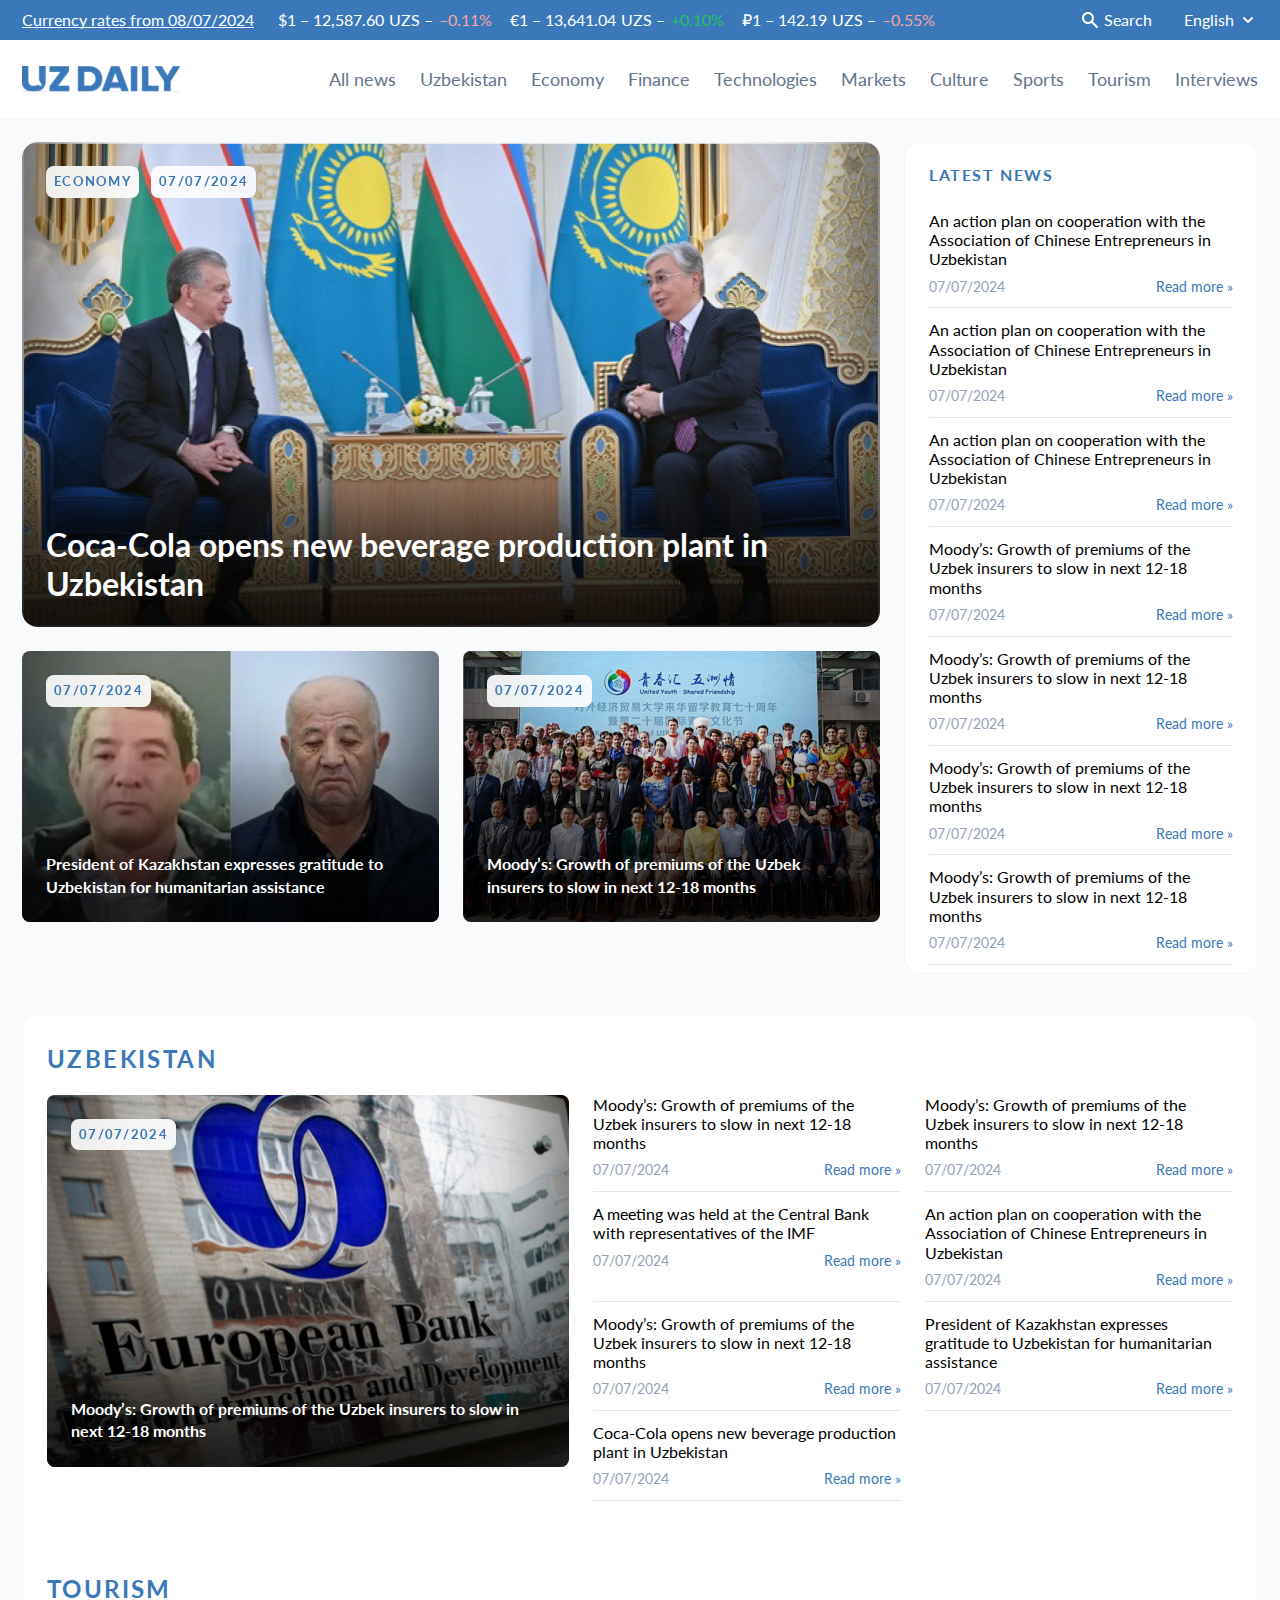
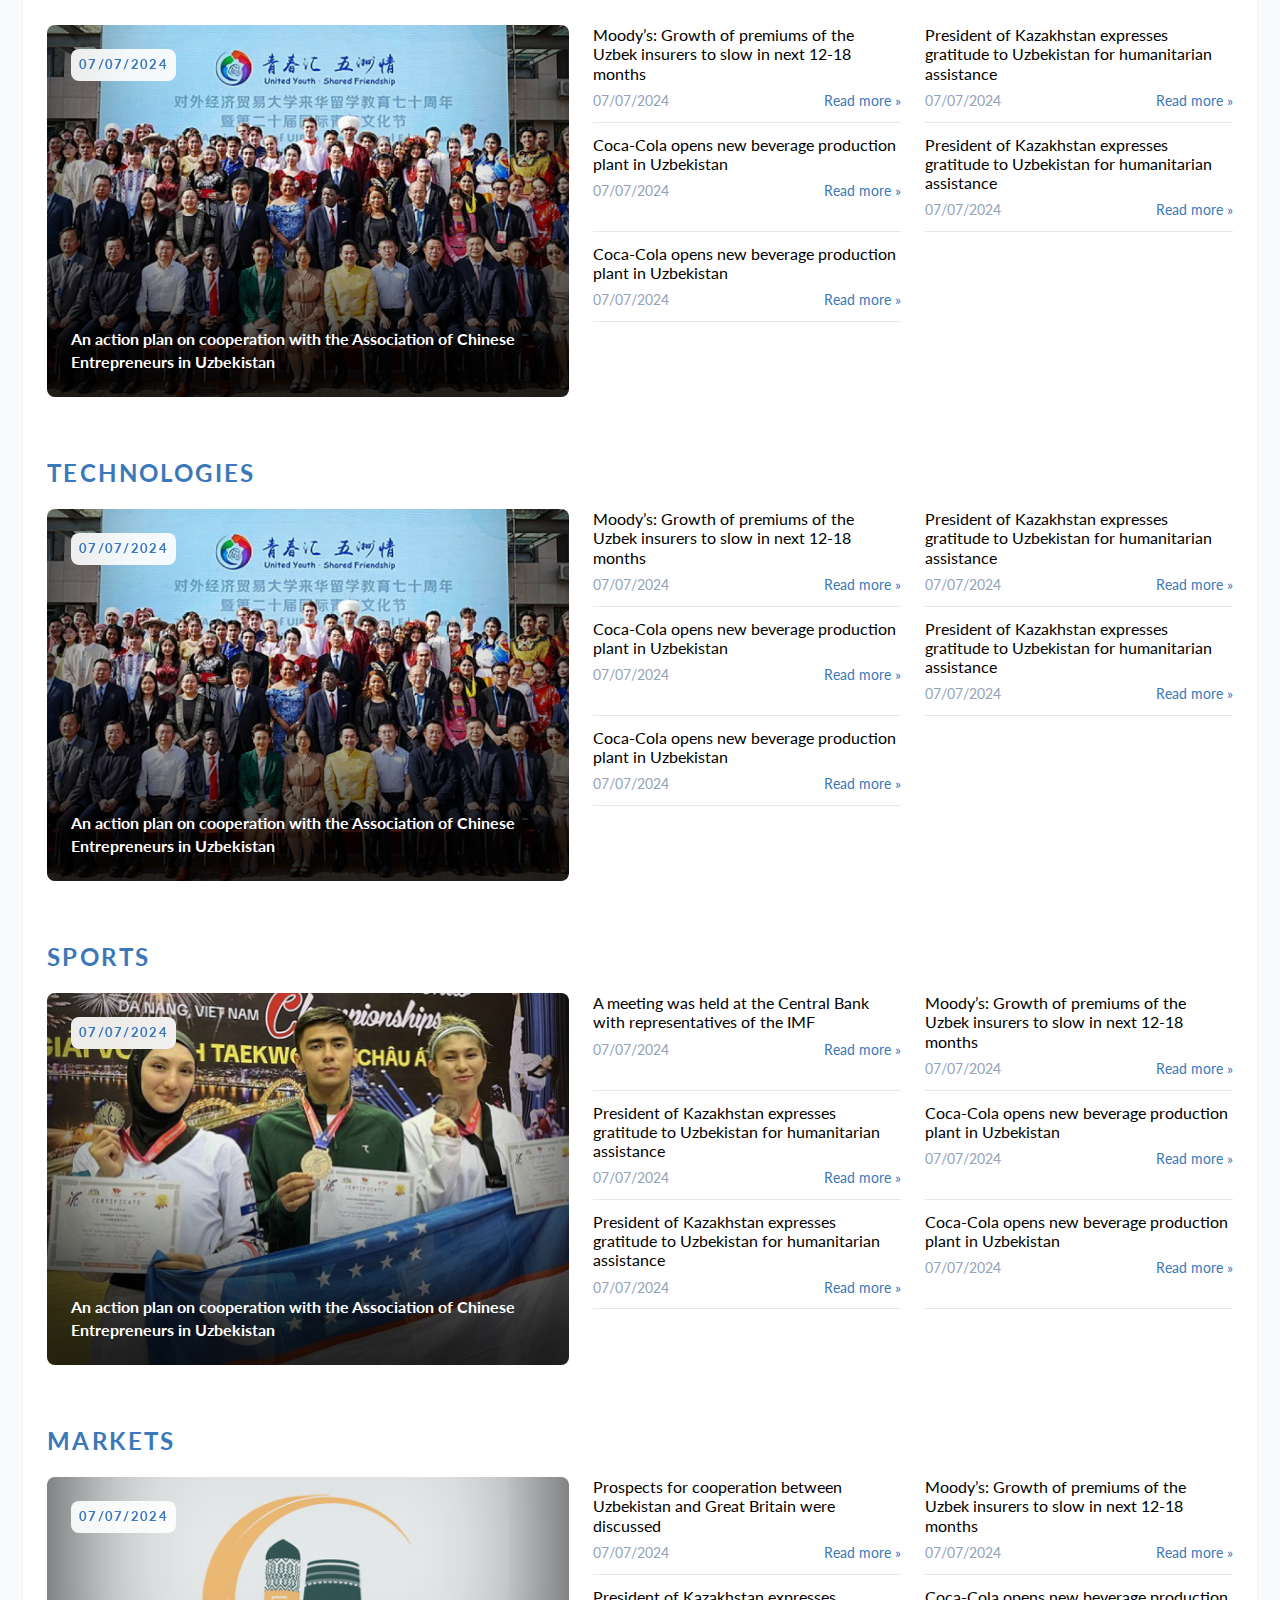
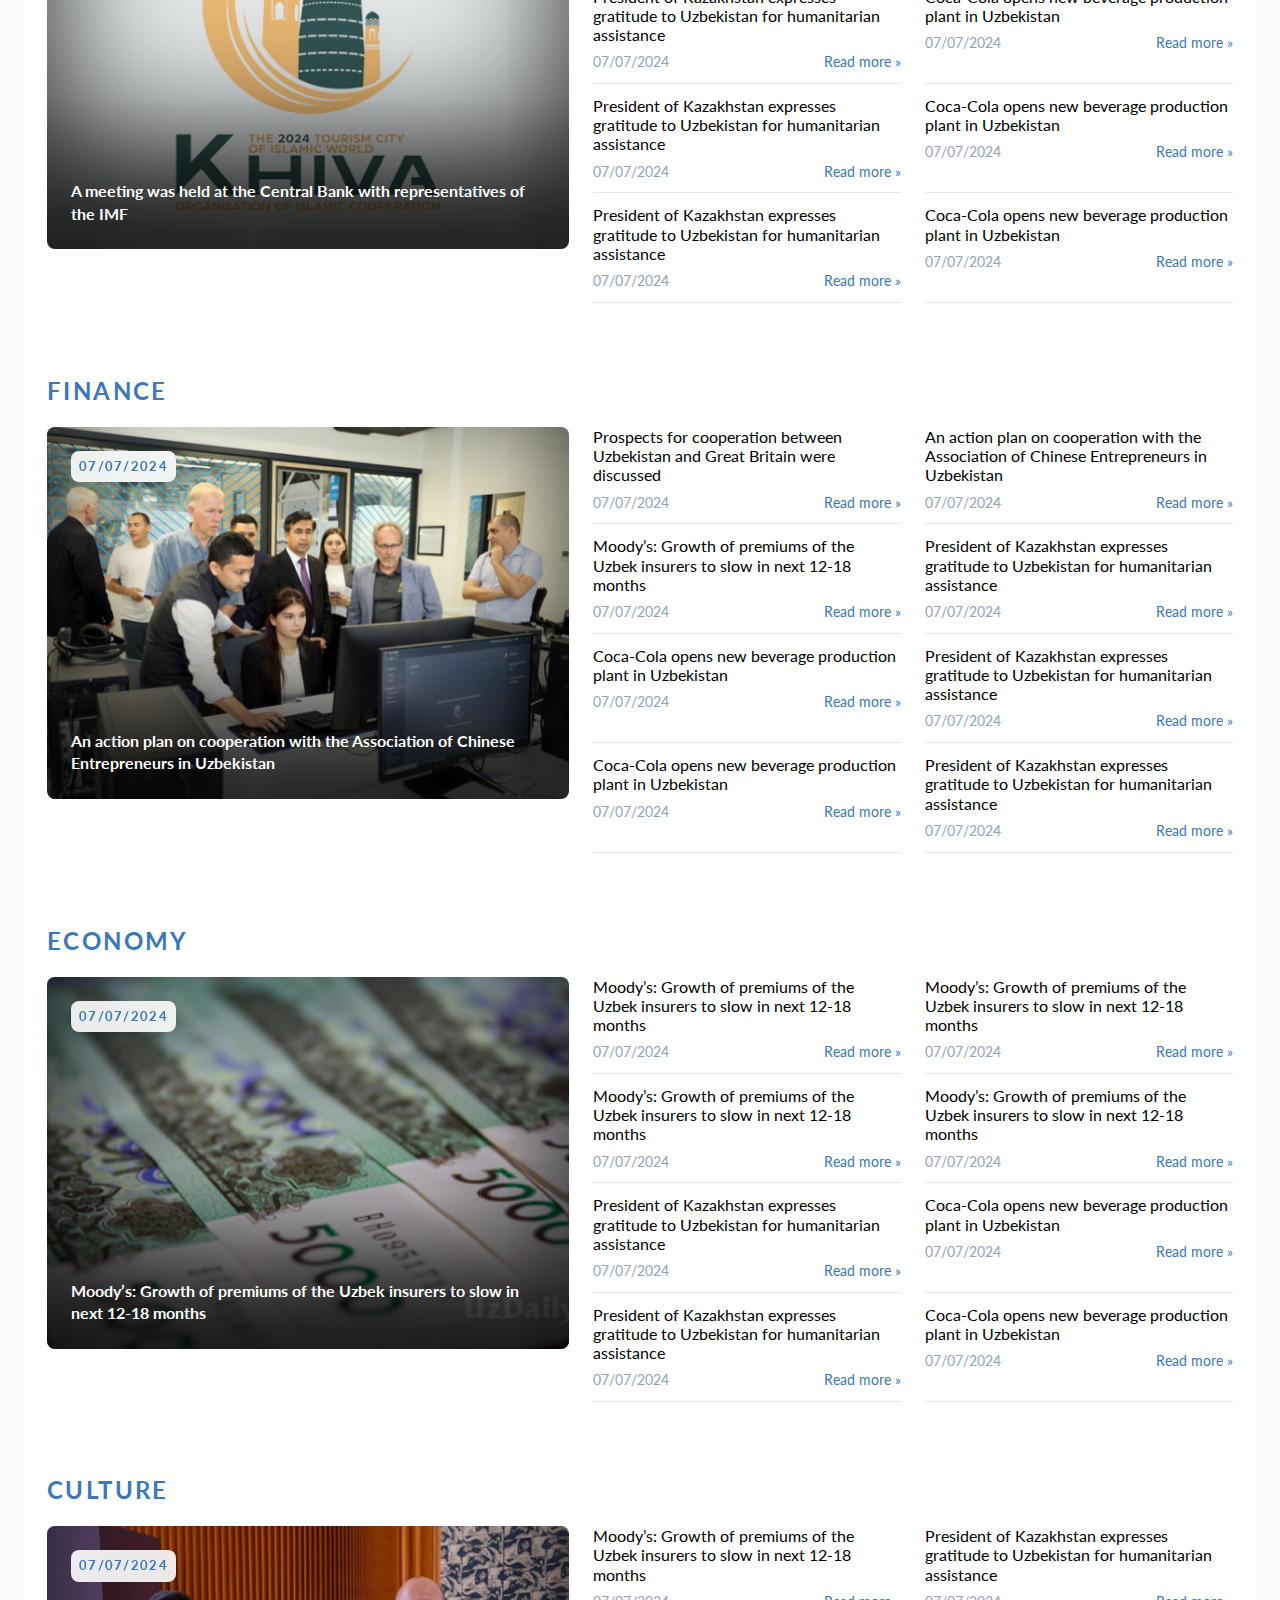
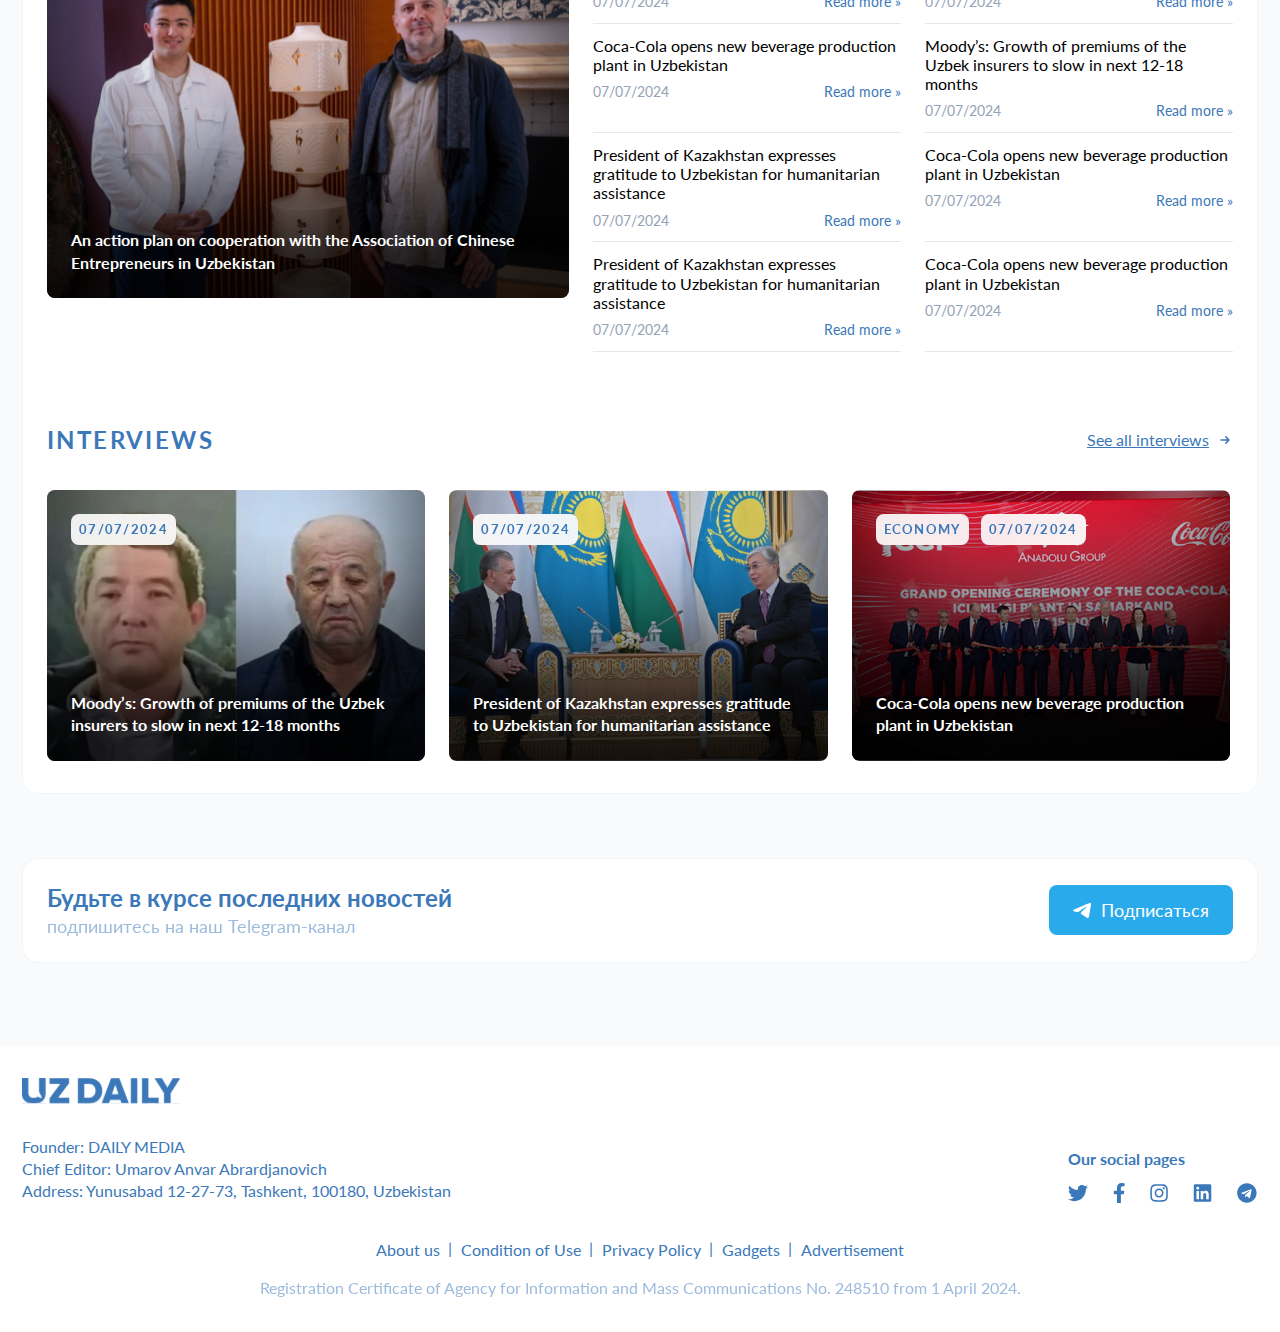
<file: index.html>
<html lang="en-US">

<head>
    <meta charset="UTF-8">
    <meta name="viewport" content="width=device-width, initial-scale=1">
    <link rel="profile" href="https://gmpg.org/xfn/11">
    <meta name="robots" content="index, follow, max-image-preview:large, max-snippet:-1, max-video-preview:-1">
    <title>uzdaily</title>
    <link rel="stylesheet" href="css/main.css?ver=1.0.0">
</head>

<body>
    <div class="menu_burger">
        <div class="menuClose"></div>
        <div class="menu_scroll">
            <div class="menu_top">
                <ul>
                    <li><a href="category.html">All news</a></li>
                    <li><a href="category.html">Uzbekistan</a></li>
                    <li><a href="category.html">Economy</a></li>
                    <li><a href="category.html">Finance</a></li>
                    <li><a href="category.html">Technologies</a></li>
                    <li><a href="category.html">Markets</a></li>
                    <li><a href="category.html">Culture</a></li>
                    <li><a href="category.html">Sports</a></li>
                    <li><a href="category.html">Tourism</a></li>
                    <li><a href="category.html">Interviews</a></li>
                </ul>
            </div>
        </div>
    </div>
    <div class="site_wrapper">
        <header class="header">
            <div class="header_top">
                <div class="block_inner">
                    <div class="currency_block">
                        <a href="currency.html" class="name">Currency rates from 08/07/2024</a>
                        <div class="inner">
                            <section id="currencyconverter_minimalistic-2" class="widget widget_currencyconverter_minimalistic">
                                <div class="currencyconverter-minimalistic-container">
                                    <div class="currencyconverter-minimalistic-single-currency">
                                        <div class="currencyconverter-minimalistic-row">
                                            <span class="currencyconverter-minimalistic-currency-price">$1 – 12,587.60</span>
                                        </div>
                                        <div class="currencyconverter-minimalistic-row">
                                            <span class="currencyconverter-minimalistic-inline-list">
                                                <span class="currencyconverter-minimalistic-inline-list-item currencyconverter-minimalistic-ticker">UZS – </span><span class="currencyconverter-minimalistic-inline-list-item currencyconverter-minimalistic-change-percentage red">
                                                    –0.11<span class="currencyconverter-percentage-symbol">%</span> </span> </span>
                                        </div>
                                    </div>
                                    <div class="currencyconverter-minimalistic-single-currency">
                                        <div class="currencyconverter-minimalistic-row">
                                            <span class="currencyconverter-minimalistic-currency-price">€1 – 13,641.04</span>
                                        </div>
                                        <div class="currencyconverter-minimalistic-row">
                                            <span class="currencyconverter-minimalistic-inline-list">
                                                <span class="currencyconverter-minimalistic-inline-list-item currencyconverter-minimalistic-ticker">UZS – </span><span class="currencyconverter-minimalistic-inline-list-item currencyconverter-minimalistic-change-percentage green">
                                                    +0.10<span class="currencyconverter-percentage-symbol">%</span> </span> </span>
                                        </div>
                                    </div>
                                    <div class="currencyconverter-minimalistic-single-currency">
                                        <div class="currencyconverter-minimalistic-row">
                                            <span class="currencyconverter-minimalistic-currency-price">₽1 – 142.19</span>
                                        </div>
                                        <div class="currencyconverter-minimalistic-row">
                                            <span class="currencyconverter-minimalistic-inline-list">
                                                <span class="currencyconverter-minimalistic-inline-list-item currencyconverter-minimalistic-ticker">UZS – </span><span class="currencyconverter-minimalistic-inline-list-item currencyconverter-minimalistic-change-percentage red">
                                                    –0.55<span class="currencyconverter-percentage-symbol">%</span> </span> </span>
                                        </div>
                                    </div>
                                </div>
                            </section>
                        </div>
                    </div>
                    <a href="search.html" class="search_btn">Search</a>
                    <div class="lang_block">
                        <div class="lang_block_inner">
                            <div class="dropdown-item-current">English</div>
                            <div class="inner">
                                <a class="dropdown-item current" href="http://localhost:8888/uzde/">English</a>
                                <a class="dropdown-item" href="http://localhost:8888/uzde/ru/vse-novosti/">Русский</a>
                                <a class="dropdown-item" href="http://localhost:8888/uzde/uz/barcha-yangiliklar/">Oʻzbek</a>
                            </div>
                        </div>
                    </div>
                </div>
            </div>
            <div class="header_bottom">
                <div class="block_inner">
                    <div class="logo">
                        <a href="http://localhost:8888/uzde/" class="custom-logo-link" rel="home" aria-current="page">
                        	<img src="files/logo.svg">
                        </a> 
                    </div>
                    <div class="header_menu">
                        <ul>
                            <li><a href="category.html">All news</a></li>
                            <li><a href="category.html">Uzbekistan</a></li>
                            <li><a href="category.html">Economy</a></li>
                            <li><a href="category.html">Finance</a></li>
                            <li><a href="category.html">Technologies</a></li>
                            <li><a href="category.html">Markets</a></li>
                            <li><a href="category.html">Culture</a></li>
                            <li><a href="category.html">Sports</a></li>
                            <li><a href="category.html">Tourism</a></li>
                            <li><a href="category.html">Interviews</a></li>
                        </ul>
                    </div>
                    <div class="burger"></div>
                </div>
            </div>
        </header>
        <div class="content_block_wr">
            <div class="top_block_wr">
                <div class="block_inner">
                    <div class="left">
                        <a href="detal.html" class="item_news_block" style="background-image: url(files/new1.jpg);">
                            <span class="labels">
                                <span class="categor">ECONOMY</span> <span class="date">
                                    07/07/2024 </span>
                            </span>
                            <span class="name">Coca-Cola opens new beverage production plant in Uzbekistan</span>
                        </a>
                        <a href="detal.html" class="item_news_block" style="background-image: url(files/new2.jpg);">
                            <span class="labels">
                                <span class="date">
                                    07/07/2024 </span>
                            </span>
                            <span class="name">President of Kazakhstan expresses gratitude to Uzbekistan for humanitarian assistance</span>
                        </a>
                        <a href="detal.html" class="item_news_block" style="background-image: url(files/new3.jpg);">
                            <span class="labels">
                                <span class="date">
                                    07/07/2024 </span>
                            </span>
                            <span class="name">Moody’s: Growth of premiums of the Uzbek insurers to slow in next 12-18 months</span>
                        </a>
                    </div>
                    <div class="right">
                        <div class="title">LATEST NEWS</div>
                        <div class="inner">
                            <div class="item_news">
                                <div class="name">An action plan on cooperation with the Association of Chinese Entrepreneurs in Uzbekistan</div>
                                <div class="item_bottom">
                                    <div class="date">
                                        07/07/2024 </div>
                                    <a href="detal.html" class="link">Read more »</a>
                                </div>
                            </div>
                            <div class="item_news">
                                <div class="name">An action plan on cooperation with the Association of Chinese Entrepreneurs in Uzbekistan</div>
                                <div class="item_bottom">
                                    <div class="date">
                                        07/07/2024 </div>
                                    <a href="detal.html" class="link">Read more »</a>
                                </div>
                            </div>
                            <div class="item_news">
                                <div class="name">An action plan on cooperation with the Association of Chinese Entrepreneurs in Uzbekistan</div>
                                <div class="item_bottom">
                                    <div class="date">
                                        07/07/2024 </div>
                                    <a href="detal.html" class="link">Read more »</a>
                                </div>
                            </div>
                            <div class="item_news">
                                <div class="name">Moody’s: Growth of premiums of the Uzbek insurers to slow in next 12-18 months</div>
                                <div class="item_bottom">
                                    <div class="date">
                                        07/07/2024 </div>
                                    <a href="detal.html" class="link">Read more »</a>
                                </div>
                            </div>
                            <div class="item_news">
                                <div class="name">Moody’s: Growth of premiums of the Uzbek insurers to slow in next 12-18 months</div>
                                <div class="item_bottom">
                                    <div class="date">
                                        07/07/2024 </div>
                                    <a href="detal.html" class="link">Read more »</a>
                                </div>
                            </div>
                            <div class="item_news">
                                <div class="name">Moody’s: Growth of premiums of the Uzbek insurers to slow in next 12-18 months</div>
                                <div class="item_bottom">
                                    <div class="date">
                                        07/07/2024 </div>
                                    <a href="detal.html" class="link">Read more »</a>
                                </div>
                            </div>
                            <div class="item_news">
                                <div class="name">Moody’s: Growth of premiums of the Uzbek insurers to slow in next 12-18 months</div>
                                <div class="item_bottom">
                                    <div class="date">
                                        07/07/2024 </div>
                                    <a href="detal.html" class="link">Read more »</a>
                                </div>
                            </div>
                        </div>
                    </div>
                </div>
            </div>
            <div class="main_blocks_wrap">
                <div class="block_inner">
                    <div class="item_main">
                        <div class="title">Uzbekistan</div>
                        <div class="inner">
                            <a href="detal.html" class="item_news_block" style="background-image: url(files/rectangle-79.jpg);">
                                <span class="labels">
                                    <span class="date">
                                        07/07/2024 </span>
                                </span>
                                <span class="name">Moody’s: Growth of premiums of the Uzbek insurers to slow in next 12-18 months</span>
                            </a>
                            <div class="items">
                                <div class="item_news">
                                    <div class="name">Moody’s: Growth of premiums of the Uzbek insurers to slow in next 12-18 months</div>
                                    <div class="item_bottom">
                                        <div class="date">
                                            07/07/2024 </div>
                                        <a href="detal.html" class="link">Read more »</a>
                                    </div>
                                </div>
                                <div class="item_news">
                                    <div class="name">Moody’s: Growth of premiums of the Uzbek insurers to slow in next 12-18 months</div>
                                    <div class="item_bottom">
                                        <div class="date">
                                            07/07/2024 </div>
                                        <a href="detal.html" class="link">Read more »</a>
                                    </div>
                                </div>
                                <div class="item_news">
                                    <div class="name">A meeting was held at the Central Bank with representatives of the IMF</div>
                                    <div class="item_bottom">
                                        <div class="date">
                                            07/07/2024 </div>
                                        <a href="detal.html" class="link">Read more »</a>
                                    </div>
                                </div>
                                <div class="item_news">
                                    <div class="name">An action plan on cooperation with the Association of Chinese Entrepreneurs in Uzbekistan</div>
                                    <div class="item_bottom">
                                        <div class="date">
                                            07/07/2024 </div>
                                        <a href="detal.html" class="link">Read more »</a>
                                    </div>
                                </div>
                                <div class="item_news">
                                    <div class="name">Moody’s: Growth of premiums of the Uzbek insurers to slow in next 12-18 months</div>
                                    <div class="item_bottom">
                                        <div class="date">
                                            07/07/2024 </div>
                                        <a href="detal.html" class="link">Read more »</a>
                                    </div>
                                </div>
                                <div class="item_news">
                                    <div class="name">President of Kazakhstan expresses gratitude to Uzbekistan for humanitarian assistance</div>
                                    <div class="item_bottom">
                                        <div class="date">
                                            07/07/2024 </div>
                                        <a href="detal.html" class="link">Read more »</a>
                                    </div>
                                </div>
                                <div class="item_news">
                                    <div class="name">Coca-Cola opens new beverage production plant in Uzbekistan</div>
                                    <div class="item_bottom">
                                        <div class="date">
                                            07/07/2024 </div>
                                        <a href="detal.html" class="link">Read more »</a>
                                    </div>
                                </div>
                            </div>
                        </div>
                    </div>
                    <div class="item_main">
                        <div class="title">Tourism</div>
                        <div class="inner">
                            <a href="detal.html" class="item_news_block" style="background-image: url(files/new3.jpg);">
                                <span class="labels">
                                    <span class="date">
                                        07/07/2024 </span>
                                </span>
                                <span class="name">An action plan on cooperation with the Association of Chinese Entrepreneurs in Uzbekistan</span>
                            </a>
                            <div class="items">
                                <div class="item_news">
                                    <div class="name">Moody’s: Growth of premiums of the Uzbek insurers to slow in next 12-18 months</div>
                                    <div class="item_bottom">
                                        <div class="date">
                                            07/07/2024 </div>
                                        <a href="detal.html" class="link">Read more »</a>
                                    </div>
                                </div>
                                <div class="item_news">
                                    <div class="name">President of Kazakhstan expresses gratitude to Uzbekistan for humanitarian assistance</div>
                                    <div class="item_bottom">
                                        <div class="date">
                                            07/07/2024 </div>
                                        <a href="detal.html" class="link">Read more »</a>
                                    </div>
                                </div>
                                <div class="item_news">
                                    <div class="name">Coca-Cola opens new beverage production plant in Uzbekistan</div>
                                    <div class="item_bottom">
                                        <div class="date">
                                            07/07/2024 </div>
                                        <a href="detal.html" class="link">Read more »</a>
                                    </div>
                                </div>
                                <div class="item_news">
                                    <div class="name">President of Kazakhstan expresses gratitude to Uzbekistan for humanitarian assistance</div>
                                    <div class="item_bottom">
                                        <div class="date">
                                            07/07/2024 </div>
                                        <a href="detal.html" class="link">Read more »</a>
                                    </div>
                                </div>
                                <div class="item_news">
                                    <div class="name">Coca-Cola opens new beverage production plant in Uzbekistan</div>
                                    <div class="item_bottom">
                                        <div class="date">
                                            07/07/2024 </div>
                                        <a href="detal.html" class="link">Read more »</a>
                                    </div>
                                </div>
                            </div>
                        </div>
                    </div>
                    <div class="item_main">
                        <div class="title">Technologies</div>
                        <div class="inner">
                            <a href="detal.html" class="item_news_block" style="background-image: url(files/new3.jpg);">
                                <span class="labels">
                                    <span class="date">
                                        07/07/2024 </span>
                                </span>
                                <span class="name">An action plan on cooperation with the Association of Chinese Entrepreneurs in Uzbekistan</span>
                            </a>
                            <div class="items">
                                <div class="item_news">
                                    <div class="name">Moody’s: Growth of premiums of the Uzbek insurers to slow in next 12-18 months</div>
                                    <div class="item_bottom">
                                        <div class="date">
                                            07/07/2024 </div>
                                        <a href="detal.html" class="link">Read more »</a>
                                    </div>
                                </div>
                                <div class="item_news">
                                    <div class="name">President of Kazakhstan expresses gratitude to Uzbekistan for humanitarian assistance</div>
                                    <div class="item_bottom">
                                        <div class="date">
                                            07/07/2024 </div>
                                        <a href="detal.html" class="link">Read more »</a>
                                    </div>
                                </div>
                                <div class="item_news">
                                    <div class="name">Coca-Cola opens new beverage production plant in Uzbekistan</div>
                                    <div class="item_bottom">
                                        <div class="date">
                                            07/07/2024 </div>
                                        <a href="detal.html" class="link">Read more »</a>
                                    </div>
                                </div>
                                <div class="item_news">
                                    <div class="name">President of Kazakhstan expresses gratitude to Uzbekistan for humanitarian assistance</div>
                                    <div class="item_bottom">
                                        <div class="date">
                                            07/07/2024 </div>
                                        <a href="detal.html" class="link">Read more »</a>
                                    </div>
                                </div>
                                <div class="item_news">
                                    <div class="name">Coca-Cola opens new beverage production plant in Uzbekistan</div>
                                    <div class="item_bottom">
                                        <div class="date">
                                            07/07/2024 </div>
                                        <a href="detal.html" class="link">Read more »</a>
                                    </div>
                                </div>
                            </div>
                        </div>
                    </div>
                    <div class="item_main">
                        <div class="title">Sports</div>
                        <div class="inner">
                            <a href="detal.html" class="item_news_block" style="background-image: url(files/rectangle-74.jpg);">
                                <span class="labels">
                                    <span class="date">
                                        07/07/2024 </span>
                                </span>
                                <span class="name">An action plan on cooperation with the Association of Chinese Entrepreneurs in Uzbekistan</span>
                            </a>
                            <div class="items">
                                <div class="item_news">
                                    <div class="name">A meeting was held at the Central Bank with representatives of the IMF</div>
                                    <div class="item_bottom">
                                        <div class="date">
                                            07/07/2024 </div>
                                        <a href="detal.html" class="link">Read more »</a>
                                    </div>
                                </div>
                                <div class="item_news">
                                    <div class="name">Moody’s: Growth of premiums of the Uzbek insurers to slow in next 12-18 months</div>
                                    <div class="item_bottom">
                                        <div class="date">
                                            07/07/2024 </div>
                                        <a href="detal.html" class="link">Read more »</a>
                                    </div>
                                </div>
                                <div class="item_news">
                                    <div class="name">President of Kazakhstan expresses gratitude to Uzbekistan for humanitarian assistance</div>
                                    <div class="item_bottom">
                                        <div class="date">
                                            07/07/2024 </div>
                                        <a href="detal.html" class="link">Read more »</a>
                                    </div>
                                </div>
                                <div class="item_news">
                                    <div class="name">Coca-Cola opens new beverage production plant in Uzbekistan</div>
                                    <div class="item_bottom">
                                        <div class="date">
                                            07/07/2024 </div>
                                        <a href="detal.html" class="link">Read more »</a>
                                    </div>
                                </div>
                                <div class="item_news">
                                    <div class="name">President of Kazakhstan expresses gratitude to Uzbekistan for humanitarian assistance</div>
                                    <div class="item_bottom">
                                        <div class="date">
                                            07/07/2024 </div>
                                        <a href="detal.html" class="link">Read more »</a>
                                    </div>
                                </div>
                                <div class="item_news">
                                    <div class="name">Coca-Cola opens new beverage production plant in Uzbekistan</div>
                                    <div class="item_bottom">
                                        <div class="date">
                                            07/07/2024 </div>
                                        <a href="detal.html" class="link">Read more »</a>
                                    </div>
                                </div>
                            </div>
                        </div>
                    </div>
                    <div class="item_main">
                        <div class="title">Markets</div>
                        <div class="inner">
                            <a href="detal.html" class="item_news_block" style="background-image: url(files/rectangle-7.jpg);">
                                <span class="labels">
                                    <span class="date">
                                        07/07/2024 </span>
                                </span>
                                <span class="name">A meeting was held at the Central Bank with representatives of the IMF</span>
                            </a>
                            <div class="items">
                                <div class="item_news">
                                    <div class="name">Prospects for cooperation between Uzbekistan and Great Britain were discussed</div>
                                    <div class="item_bottom">
                                        <div class="date">
                                            07/07/2024 </div>
                                        <a href="detal.html" class="link">Read more »</a>
                                    </div>
                                </div>
                                <div class="item_news">
                                    <div class="name">Moody’s: Growth of premiums of the Uzbek insurers to slow in next 12-18 months</div>
                                    <div class="item_bottom">
                                        <div class="date">
                                            07/07/2024 </div>
                                        <a href="detal.html" class="link">Read more »</a>
                                    </div>
                                </div>
                                <div class="item_news">
                                    <div class="name">President of Kazakhstan expresses gratitude to Uzbekistan for humanitarian assistance</div>
                                    <div class="item_bottom">
                                        <div class="date">
                                            07/07/2024 </div>
                                        <a href="detal.html" class="link">Read more »</a>
                                    </div>
                                </div>
                                <div class="item_news">
                                    <div class="name">Coca-Cola opens new beverage production plant in Uzbekistan</div>
                                    <div class="item_bottom">
                                        <div class="date">
                                            07/07/2024 </div>
                                        <a href="detal.html" class="link">Read more »</a>
                                    </div>
                                </div>
                                <div class="item_news">
                                    <div class="name">President of Kazakhstan expresses gratitude to Uzbekistan for humanitarian assistance</div>
                                    <div class="item_bottom">
                                        <div class="date">
                                            07/07/2024 </div>
                                        <a href="detal.html" class="link">Read more »</a>
                                    </div>
                                </div>
                                <div class="item_news">
                                    <div class="name">Coca-Cola opens new beverage production plant in Uzbekistan</div>
                                    <div class="item_bottom">
                                        <div class="date">
                                            07/07/2024 </div>
                                        <a href="detal.html" class="link">Read more »</a>
                                    </div>
                                </div>
                                <div class="item_news">
                                    <div class="name">President of Kazakhstan expresses gratitude to Uzbekistan for humanitarian assistance</div>
                                    <div class="item_bottom">
                                        <div class="date">
                                            07/07/2024 </div>
                                        <a href="detal.html" class="link">Read more »</a>
                                    </div>
                                </div>
                                <div class="item_news">
                                    <div class="name">Coca-Cola opens new beverage production plant in Uzbekistan</div>
                                    <div class="item_bottom">
                                        <div class="date">
                                            07/07/2024 </div>
                                        <a href="detal.html" class="link">Read more »</a>
                                    </div>
                                </div>
                            </div>
                        </div>
                    </div>
                    <div class="item_main">
                        <div class="title">Finance</div>
                        <div class="inner">
                            <a href="detal.html" class="item_news_block" style="background-image: url(files/rectangle-788.jpg);">
                                <span class="labels">
                                    <span class="date">
                                        07/07/2024 </span>
                                </span>
                                <span class="name">An action plan on cooperation with the Association of Chinese Entrepreneurs in Uzbekistan</span>
                            </a>
                            <div class="items">
                                <div class="item_news">
                                    <div class="name">Prospects for cooperation between Uzbekistan and Great Britain were discussed</div>
                                    <div class="item_bottom">
                                        <div class="date">
                                            07/07/2024 </div>
                                        <a href="detal.html" class="link">Read more »</a>
                                    </div>
                                </div>
                                <div class="item_news">
                                    <div class="name">An action plan on cooperation with the Association of Chinese Entrepreneurs in Uzbekistan</div>
                                    <div class="item_bottom">
                                        <div class="date">
                                            07/07/2024 </div>
                                        <a href="detal.html" class="link">Read more »</a>
                                    </div>
                                </div>
                                <div class="item_news">
                                    <div class="name">Moody’s: Growth of premiums of the Uzbek insurers to slow in next 12-18 months</div>
                                    <div class="item_bottom">
                                        <div class="date">
                                            07/07/2024 </div>
                                        <a href="detal.html" class="link">Read more »</a>
                                    </div>
                                </div>
                                <div class="item_news">
                                    <div class="name">President of Kazakhstan expresses gratitude to Uzbekistan for humanitarian assistance</div>
                                    <div class="item_bottom">
                                        <div class="date">
                                            07/07/2024 </div>
                                        <a href="detal.html" class="link">Read more »</a>
                                    </div>
                                </div>
                                <div class="item_news">
                                    <div class="name">Coca-Cola opens new beverage production plant in Uzbekistan</div>
                                    <div class="item_bottom">
                                        <div class="date">
                                            07/07/2024 </div>
                                        <a href="detal.html" class="link">Read more »</a>
                                    </div>
                                </div>
                                <div class="item_news">
                                    <div class="name">President of Kazakhstan expresses gratitude to Uzbekistan for humanitarian assistance</div>
                                    <div class="item_bottom">
                                        <div class="date">
                                            07/07/2024 </div>
                                        <a href="detal.html" class="link">Read more »</a>
                                    </div>
                                </div>
                                <div class="item_news">
                                    <div class="name">Coca-Cola opens new beverage production plant in Uzbekistan</div>
                                    <div class="item_bottom">
                                        <div class="date">
                                            07/07/2024 </div>
                                        <a href="detal.html" class="link">Read more »</a>
                                    </div>
                                </div>
                                <div class="item_news">
                                    <div class="name">President of Kazakhstan expresses gratitude to Uzbekistan for humanitarian assistance</div>
                                    <div class="item_bottom">
                                        <div class="date">
                                            07/07/2024 </div>
                                        <a href="detal.html" class="link">Read more »</a>
                                    </div>
                                </div>
                            </div>
                        </div>
                    </div>
                    <div class="item_main">
                        <div class="title">Economy</div>
                        <div class="inner">
                            <a href="detal.html" class="item_news_block" style="background-image: url(files/rectangle-77.jpg);">
                                <span class="labels">
                                    <span class="date">
                                        07/07/2024 </span>
                                </span>
                                <span class="name">Moody’s: Growth of premiums of the Uzbek insurers to slow in next 12-18 months</span>
                            </a>
                            <div class="items">
                                <div class="item_news">
                                    <div class="name">Moody’s: Growth of premiums of the Uzbek insurers to slow in next 12-18 months</div>
                                    <div class="item_bottom">
                                        <div class="date">
                                            07/07/2024 </div>
                                        <a href="detal.html" class="link">Read more »</a>
                                    </div>
                                </div>
                                <div class="item_news">
                                    <div class="name">Moody’s: Growth of premiums of the Uzbek insurers to slow in next 12-18 months</div>
                                    <div class="item_bottom">
                                        <div class="date">
                                            07/07/2024 </div>
                                        <a href="detal.html" class="link">Read more »</a>
                                    </div>
                                </div>
                                <div class="item_news">
                                    <div class="name">Moody’s: Growth of premiums of the Uzbek insurers to slow in next 12-18 months</div>
                                    <div class="item_bottom">
                                        <div class="date">
                                            07/07/2024 </div>
                                        <a href="detal.html" class="link">Read more »</a>
                                    </div>
                                </div>
                                <div class="item_news">
                                    <div class="name">Moody’s: Growth of premiums of the Uzbek insurers to slow in next 12-18 months</div>
                                    <div class="item_bottom">
                                        <div class="date">
                                            07/07/2024 </div>
                                        <a href="detal.html" class="link">Read more »</a>
                                    </div>
                                </div>
                                <div class="item_news">
                                    <div class="name">President of Kazakhstan expresses gratitude to Uzbekistan for humanitarian assistance</div>
                                    <div class="item_bottom">
                                        <div class="date">
                                            07/07/2024 </div>
                                        <a href="detal.html" class="link">Read more »</a>
                                    </div>
                                </div>
                                <div class="item_news">
                                    <div class="name">Coca-Cola opens new beverage production plant in Uzbekistan</div>
                                    <div class="item_bottom">
                                        <div class="date">
                                            07/07/2024 </div>
                                        <a href="detal.html" class="link">Read more »</a>
                                    </div>
                                </div>
                                <div class="item_news">
                                    <div class="name">President of Kazakhstan expresses gratitude to Uzbekistan for humanitarian assistance</div>
                                    <div class="item_bottom">
                                        <div class="date">
                                            07/07/2024 </div>
                                        <a href="detal.html" class="link">Read more »</a>
                                    </div>
                                </div>
                                <div class="item_news">
                                    <div class="name">Coca-Cola opens new beverage production plant in Uzbekistan</div>
                                    <div class="item_bottom">
                                        <div class="date">
                                            07/07/2024 </div>
                                        <a href="detal.html" class="link">Read more »</a>
                                    </div>
                                </div>
                            </div>
                        </div>
                    </div>
                    <div class="item_main">
                        <div class="title">Culture</div>
                        <div class="inner">
                            <a href="detal.html" class="item_news_block" style="background-image: url(files/rectangle-75.jpg);">
                                <span class="labels">
                                    <span class="date">
                                        07/07/2024 </span>
                                </span>
                                <span class="name">An action plan on cooperation with the Association of Chinese Entrepreneurs in Uzbekistan</span>
                            </a>
                            <div class="items">
                                <div class="item_news">
                                    <div class="name">Moody’s: Growth of premiums of the Uzbek insurers to slow in next 12-18 months</div>
                                    <div class="item_bottom">
                                        <div class="date">
                                            07/07/2024 </div>
                                        <a href="detal.html" class="link">Read more »</a>
                                    </div>
                                </div>
                                <div class="item_news">
                                    <div class="name">President of Kazakhstan expresses gratitude to Uzbekistan for humanitarian assistance</div>
                                    <div class="item_bottom">
                                        <div class="date">
                                            07/07/2024 </div>
                                        <a href="detal.html" class="link">Read more »</a>
                                    </div>
                                </div>
                                <div class="item_news">
                                    <div class="name">Coca-Cola opens new beverage production plant in Uzbekistan</div>
                                    <div class="item_bottom">
                                        <div class="date">
                                            07/07/2024 </div>
                                        <a href="detal.html" class="link">Read more »</a>
                                    </div>
                                </div>
                                <div class="item_news">
                                    <div class="name">Moody’s: Growth of premiums of the Uzbek insurers to slow in next 12-18 months</div>
                                    <div class="item_bottom">
                                        <div class="date">
                                            07/07/2024 </div>
                                        <a href="detal.html" class="link">Read more »</a>
                                    </div>
                                </div>
                                <div class="item_news">
                                    <div class="name">President of Kazakhstan expresses gratitude to Uzbekistan for humanitarian assistance</div>
                                    <div class="item_bottom">
                                        <div class="date">
                                            07/07/2024 </div>
                                        <a href="detal.html" class="link">Read more »</a>
                                    </div>
                                </div>
                                <div class="item_news">
                                    <div class="name">Coca-Cola opens new beverage production plant in Uzbekistan</div>
                                    <div class="item_bottom">
                                        <div class="date">
                                            07/07/2024 </div>
                                        <a href="detal.html" class="link">Read more »</a>
                                    </div>
                                </div>
                                <div class="item_news">
                                    <div class="name">President of Kazakhstan expresses gratitude to Uzbekistan for humanitarian assistance</div>
                                    <div class="item_bottom">
                                        <div class="date">
                                            07/07/2024 </div>
                                        <a href="detal.html" class="link">Read more »</a>
                                    </div>
                                </div>
                                <div class="item_news">
                                    <div class="name">Coca-Cola opens new beverage production plant in Uzbekistan</div>
                                    <div class="item_bottom">
                                        <div class="date">
                                            07/07/2024 </div>
                                        <a href="detal.html" class="link">Read more »</a>
                                    </div>
                                </div>
                            </div>
                        </div>
                    </div>
                    <div class="news_items">
                        <div class="title">
                            <div class="title_name">Interviews</div>
                            <div class="link">
                                <a href="http://localhost:8888/uzde/category/interviews/ ">See all interviews</a>
                            </div>
                        </div>
                        <div class="inner">
                            <a href="detal.html" class="item_news_block" style="background-image: url(files/new2.jpg);">
                                <span class="labels">
                                    <span class="date">
                                        07/07/2024 </span>
                                </span>
                                <span class="name">Moody’s: Growth of premiums of the Uzbek insurers to slow in next 12-18 months</span>
                            </a>
                            <a href="detal.html" class="item_news_block" style="background-image: url(files/new1.jpg);">
                                <span class="labels">
                                    <span class="date">
                                        07/07/2024 </span>
                                </span>
                                <span class="name">President of Kazakhstan expresses gratitude to Uzbekistan for humanitarian assistance</span>
                            </a>
                            <a href="detal.html" class="item_news_block" style="background-image: url(files/d0.jpg);">
                                <span class="labels">
                                    <span class="categor">ECONOMY</span> <span class="date">
                                        07/07/2024 </span>
                                </span>
                                <span class="name">Coca-Cola opens new beverage production plant in Uzbekistan</span>
                            </a>
                        </div>
                    </div>
                </div>
            </div>
            <div class="tg_btn_block">
                <div class="block_inner">
                    <div class="text">
                        <div class="title">Будьте в курсе последних новостей</div>
                        <div class="body">подпишитесь на наш Telegram-канал</div>
                    </div>
                    <div class="btn_tg">
                        <a href="#" target="_blank">Подписаться</a>
                    </div>
                </div>
            </div>
        </div>
        <footer class="footer">
            <div class="block_inner">
                <div class="footer_top">
                    <div class="left">
                        <div class="logo">
                            <a href="http://localhost:8888/uzde/" class="custom-logo-link" rel="home" aria-current="page"><img width="158" height="26" src="files/logo.svg" class="custom-logo" alt="uzdaily" decoding="async"></a> </div>
                        <div class="text">Founder: DAILY MEDIA <br>Chief Editor: Umarov Anvar Abrardjanovich <br>Address: Yunusabad 12-27-73, Tashkent, 100180, Uzbekistan</div>
                    </div>
                    <div class="right">
                        <div class="title">Our social pages</div>
                        <div class="inner">
                            <a href="detal.html">
                                <img src="files/soc1.svg" alt="">
                            </a>
                            <a href="detal.html">
                                <img src="files/soc2.svg" alt="">
                            </a>
                            <a href="detal.html">
                                <img src="files/soc3.svg" alt="">
                            </a>
                            <a href="detal.html">
                                <img src="files/soc4.svg" alt="">
                            </a>
                            <a href="detal.html">
                                <img src="files/soc5.svg" alt="">
                            </a>
                        </div>
                    </div>
                </div>
                <div class="footer_bottom">
                    <div class="footer_link">
                        <ul id="menu-menu_footer_en" class="menu">
                            <li><a href="page.html">About us</a></li>
                            <li><a href="page.html">Condition of Use</a></li>
                            <li><a href="page.html">Privacy Policy</a></li>
                            <li><a href="page.html">Gadgets</a></li>
                            <li><a href="page.html">Advertisement</a></li>
                        </ul>
                    </div>
                    <div class="copy">Registration Certificate of Agency for Information and Mass Communications No. 248510 from 1 April 2024.</div>
                </div>
            </div>
        </footer>
    </div>
    <script src="js/jquery.min.js?ver=1.0.0"></script>
    <script src="js/main.js?ver=1.0.0"></script>
    
</body>

</html>
</file>
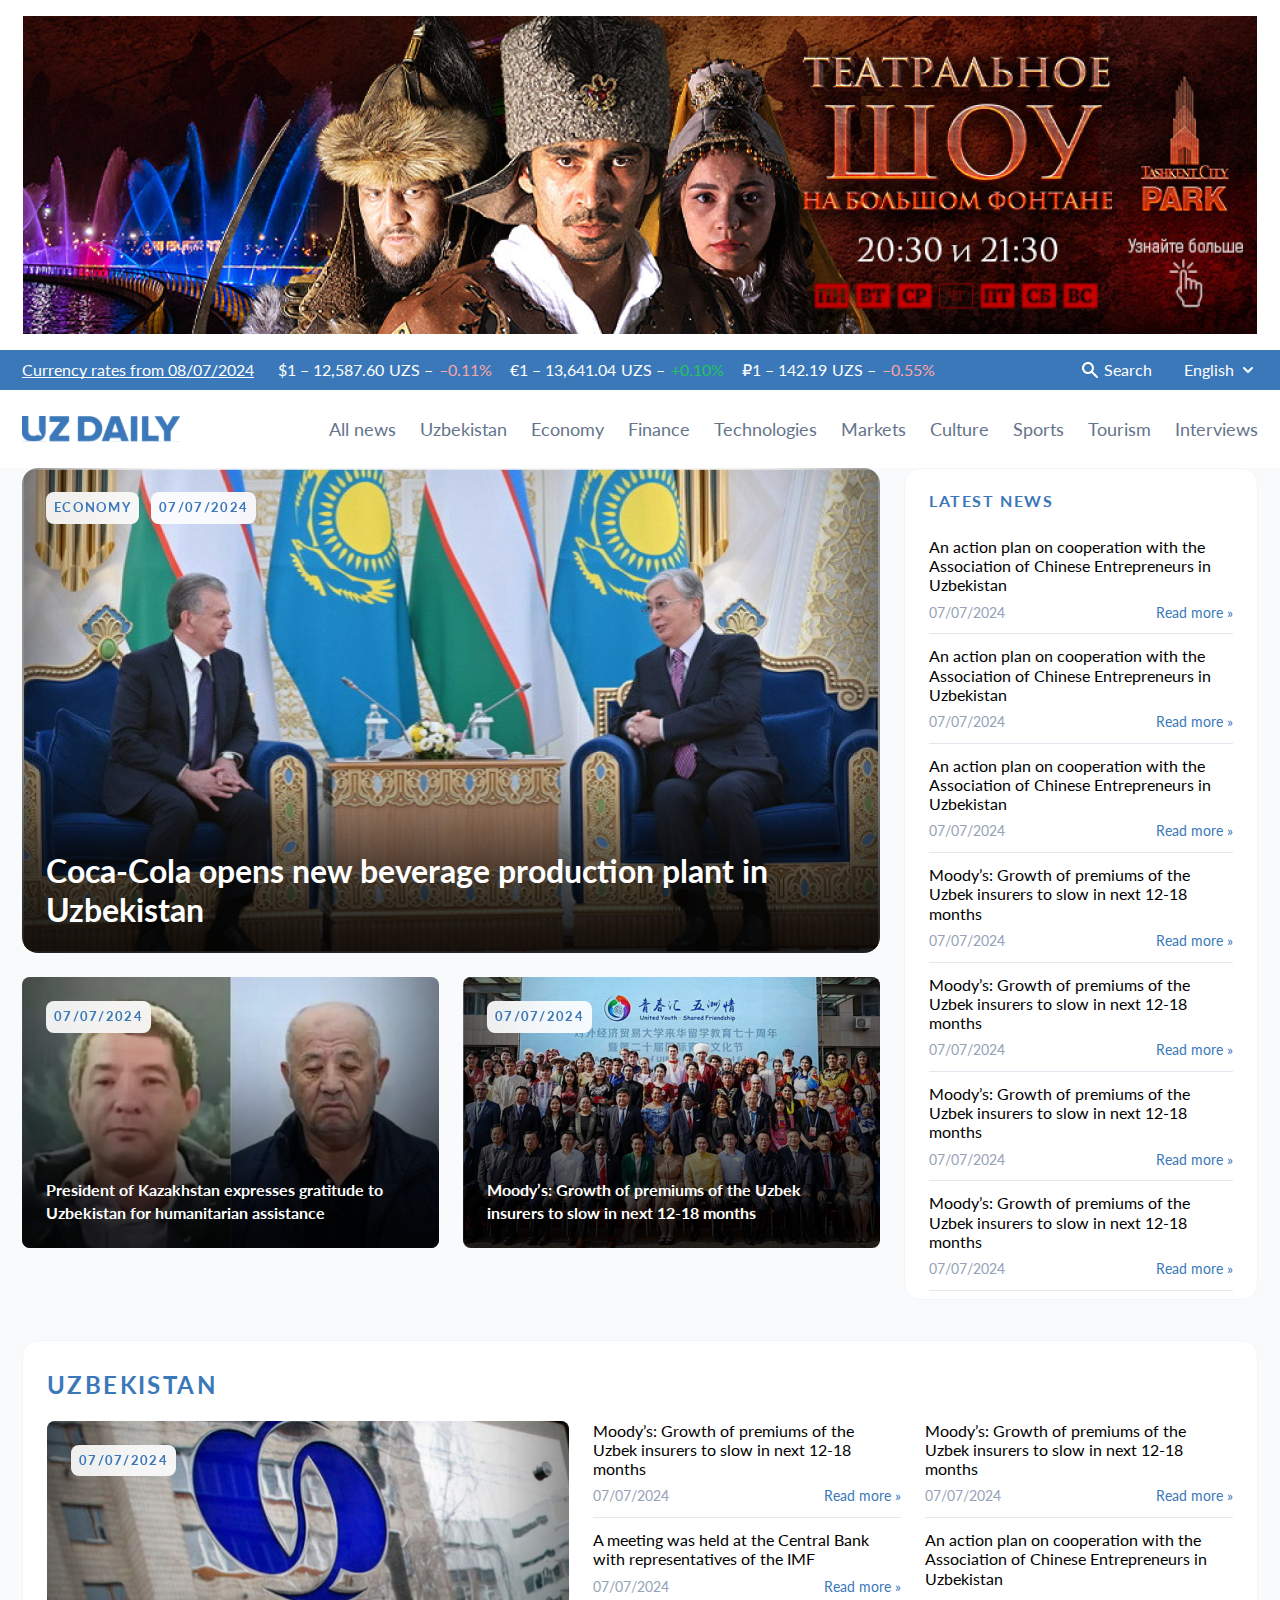
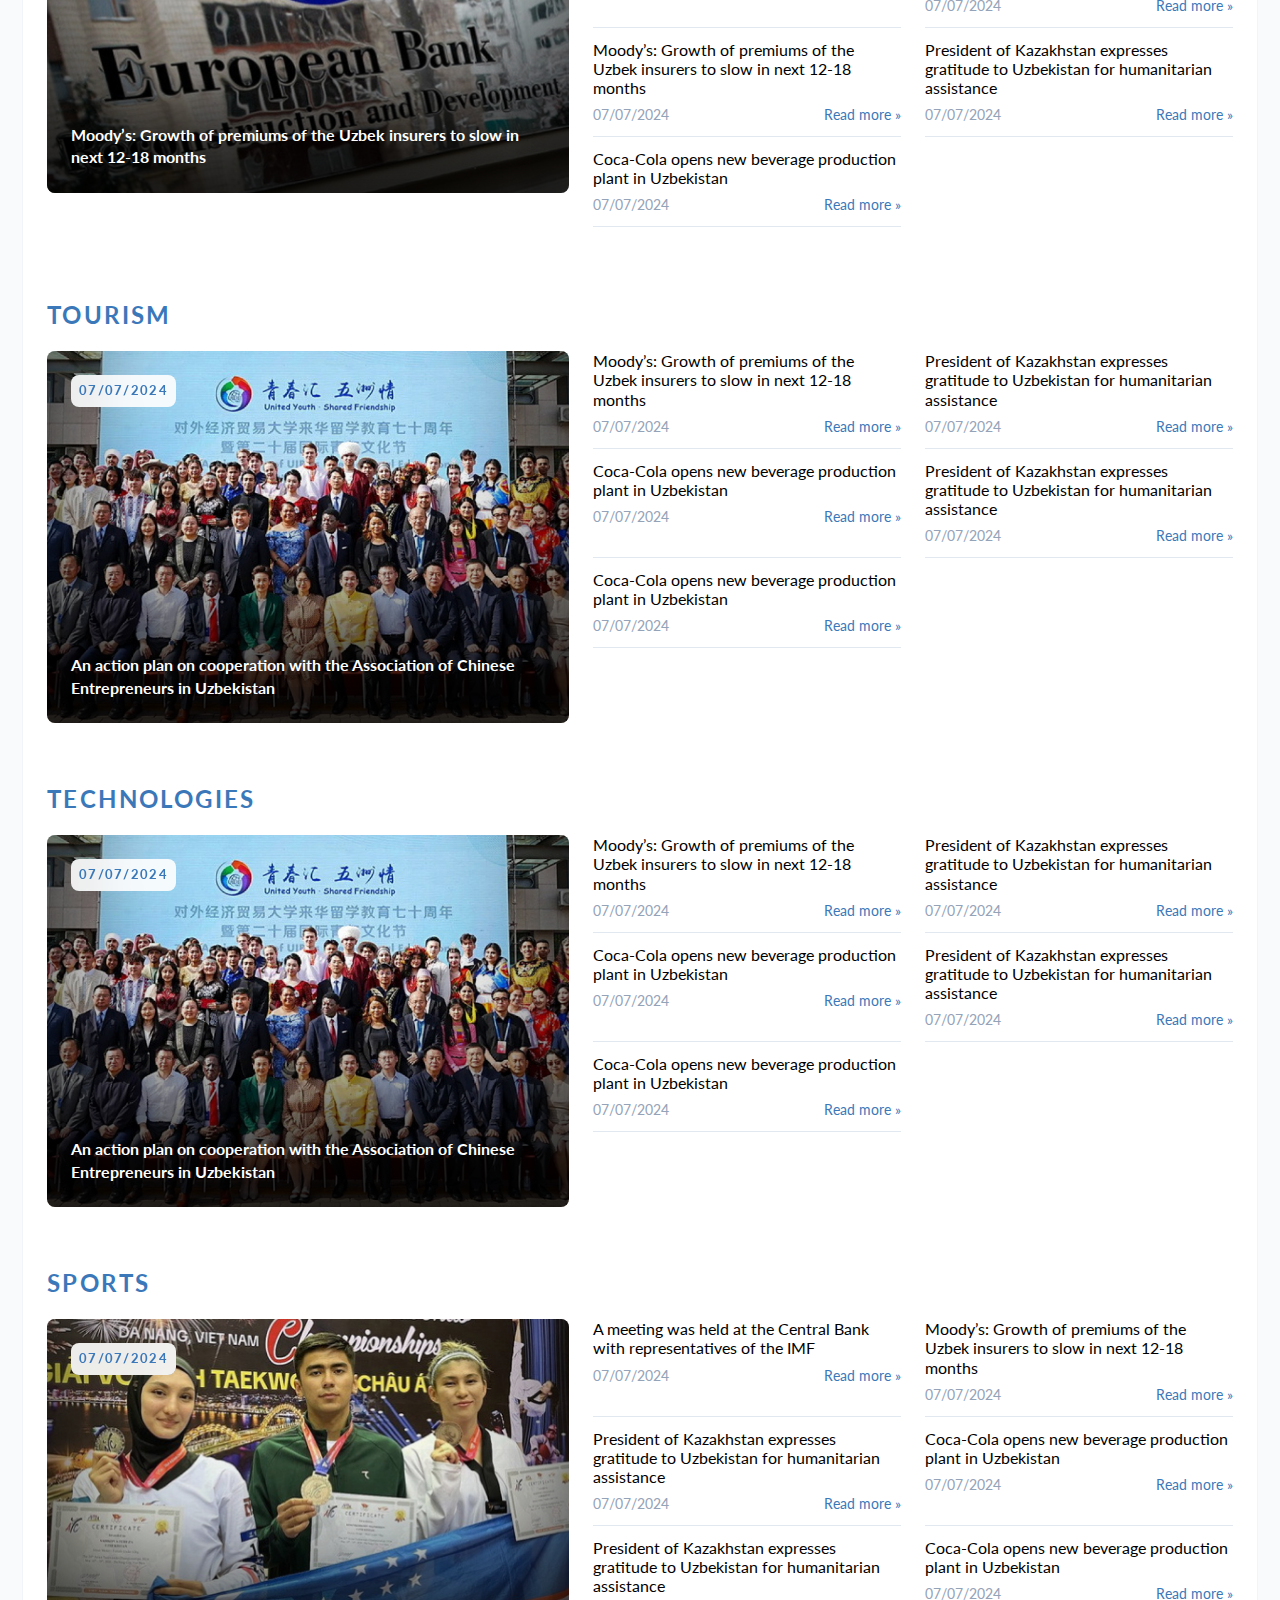
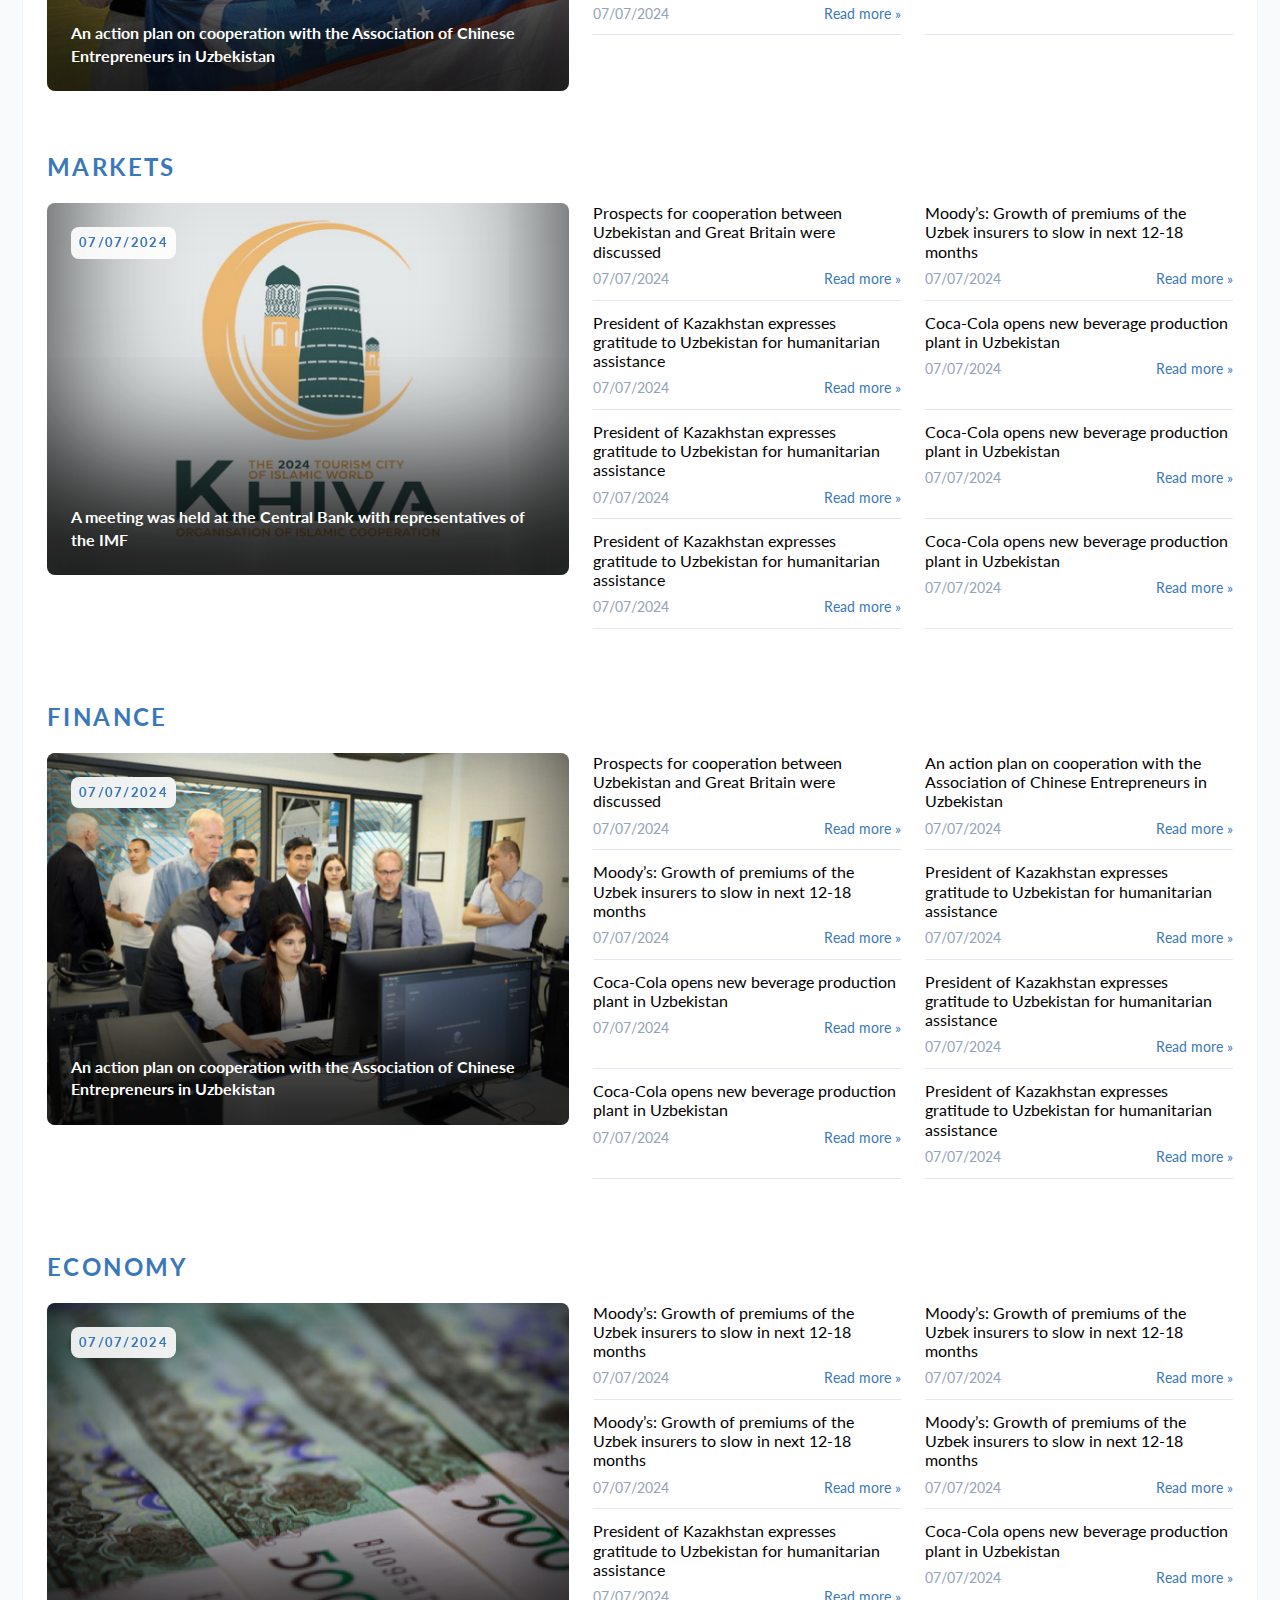
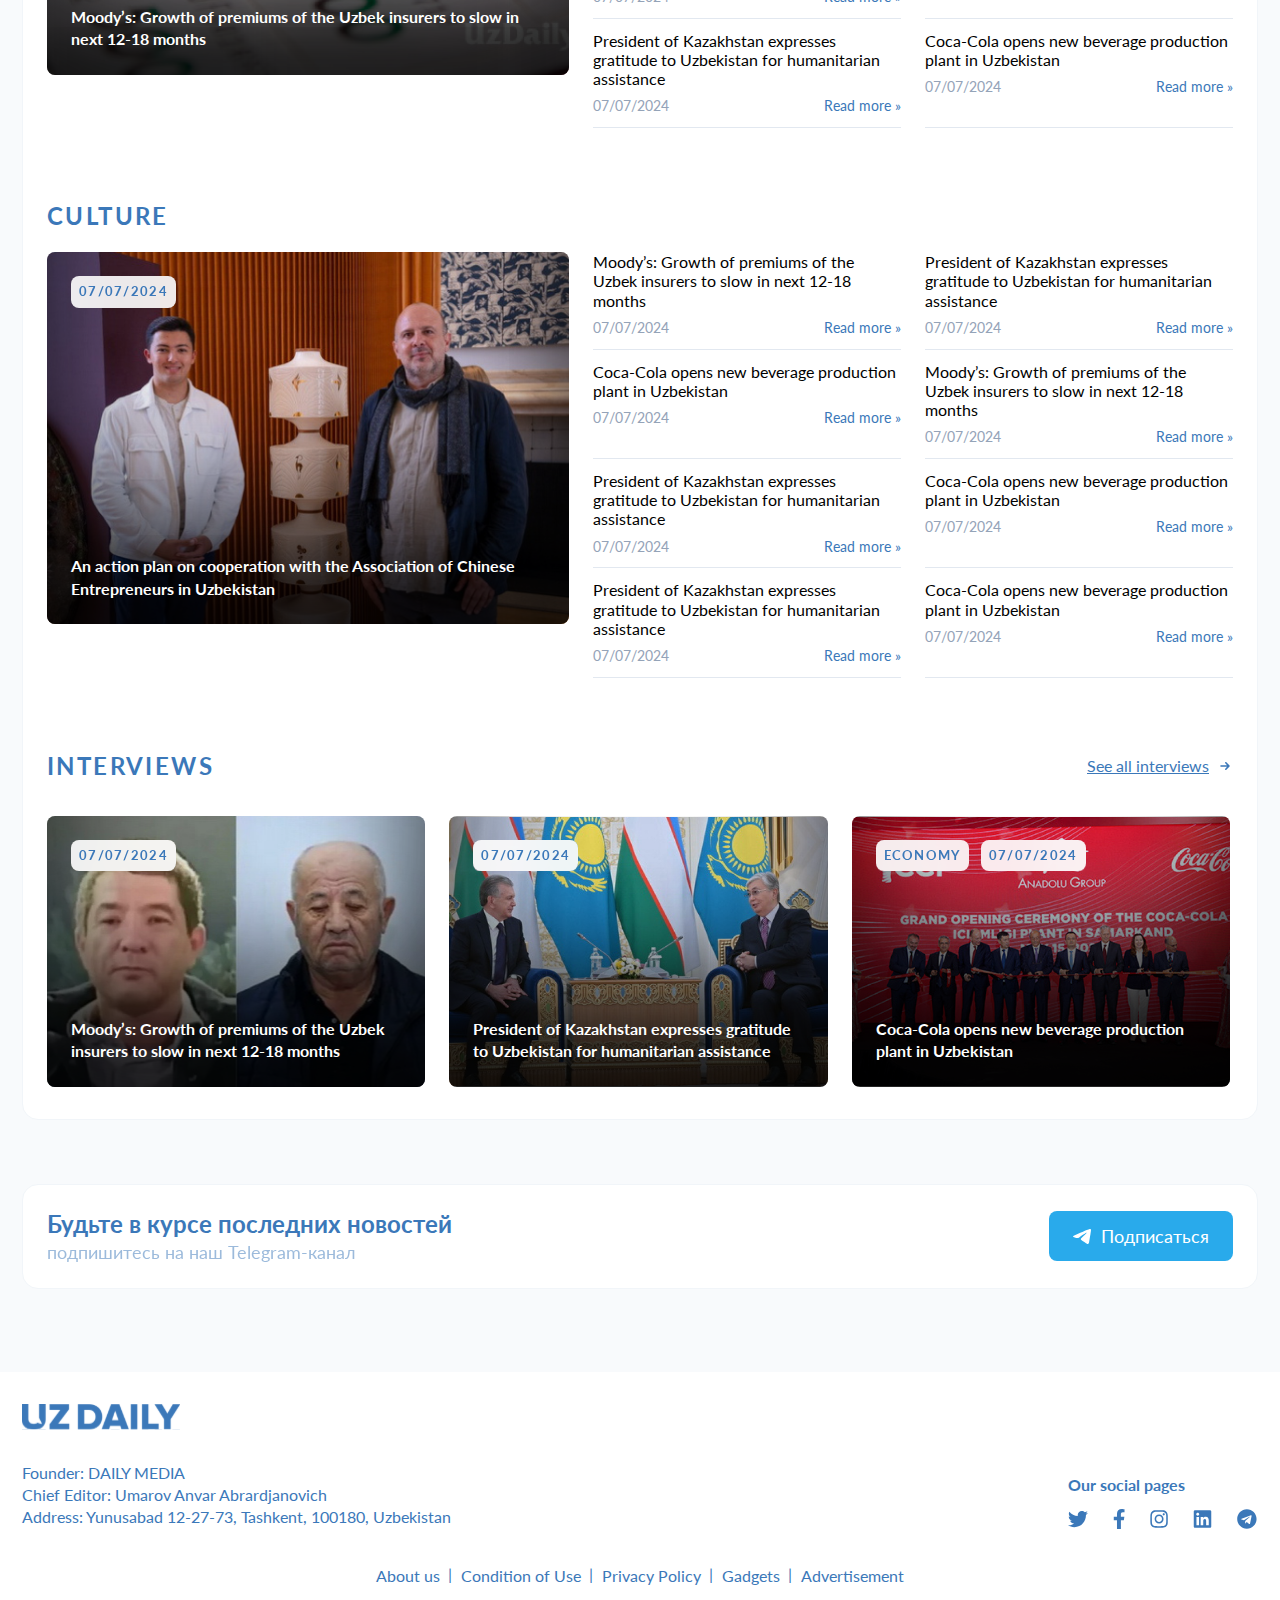
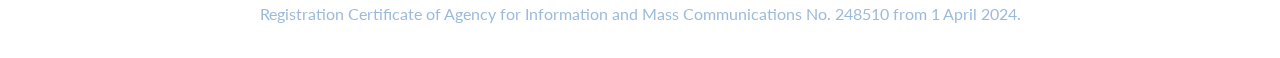
<file: banners.html>
<html lang="en-US">

<head>
    <meta charset="UTF-8">
    <meta name="viewport" content="width=device-width, initial-scale=1">
    <link rel="profile" href="https://gmpg.org/xfn/11">
    <meta name="robots" content="index, follow, max-image-preview:large, max-snippet:-1, max-video-preview:-1">
    <title>uzdaily</title>
    <link rel="stylesheet" href="css/main.css?ver=1.0.0">
</head>

<body>
    <div class="banner_popup">
        <div class="bannerExtraWrapper">
            <div class="timer">
                <div class="text">Осталось 6 секунд</div>
            </div>
            <div class="close_banner"></div>
            <div class="banner_inner">
                <a href="">
                    <img src="files/bann.jpg" alt="">
                </a>
            </div>
        </div>  
    </div>
    <div class="banner_top">
        <a href="">
            <img src="files/bb.jpg" alt="">
        </a>
    </div>
    <div class="menu_burger">
        <div class="menu_scroll">
            <div class="menu_top">
                <div class="menu_name">Categories</div>
                <ul>
                    <li>
                        <a href="">
                            <span class="icon">
                                <svg width="20" height="20" viewBox="0 0 20 20" fill="none" xmlns="http://www.w3.org/2000/svg">
                                  <path d="M15.8333 16.6667H4.16667C3.24619 16.6667 2.5 15.9205 2.5 15L2.5 4.99999C2.5 4.07952 3.24619 3.33333 4.16667 3.33333L12.5 3.33333C13.4205 3.33333 14.1667 4.07952 14.1667 5V5.83333M15.8333 16.6667C14.9129 16.6667 14.1667 15.9205 14.1667 15L14.1667 5.83333M15.8333 16.6667C16.7538 16.6667 17.5 15.9205 17.5 15V7.5C17.5 6.57952 16.7538 5.83333 15.8333 5.83333L14.1667 5.83333M10.8333 3.33333L7.5 3.33333M5.83333 13.3333H10.8333M5.83333 6.66666H10.8333V10H5.83333V6.66666Z" stroke="#94A3B8" stroke-width="2" stroke-linecap="round" stroke-linejoin="round" />
                                </svg>
                            </span>
                            <span class="name">All news</span>
                        </a>
                    </li>
                    <li>
                        <a href="">
                            <span class="icon">
                                <svg width="20" height="20" viewBox="0 0 20 20" fill="none" xmlns="http://www.w3.org/2000/svg">
                                  <path d="M2.54577 9.16667H4.16667C5.08714 9.16667 5.83333 9.91286 5.83333 10.8333V11.6667C5.83333 12.5871 6.57953 13.3333 7.5 13.3333C8.42047 13.3333 9.16667 14.0795 9.16667 15V17.4542M6.66667 3.2796V4.58333C6.66667 5.73393 7.59941 6.66667 8.75 6.66667H9.16667C10.0871 6.66667 10.8333 7.41286 10.8333 8.33333C10.8333 9.25381 11.5795 10 12.5 10C13.4205 10 14.1667 9.25381 14.1667 8.33333C14.1667 7.41286 14.9129 6.66667 15.8333 6.66667L16.7204 6.66667M12.5 17.0732V15C12.5 14.0795 13.2462 13.3333 14.1667 13.3333H16.7204M17.5 10C17.5 14.1421 14.1421 17.5 10 17.5C5.85786 17.5 2.5 14.1421 2.5 10C2.5 5.85786 5.85786 2.5 10 2.5C14.1421 2.5 17.5 5.85786 17.5 10Z" stroke="#94A3B8" stroke-width="2" stroke-linecap="round" stroke-linejoin="round" />
                                </svg>
                            </span>
                            <span class="name">Uzbekistan</span>
                        </a>
                    </li>
                    <li>
                        <a href="">
                            <span class="icon">
                                <svg width="20" height="20" viewBox="0 0 20 20" fill="none" xmlns="http://www.w3.org/2000/svg">
                                  <path d="M13.6666 16.75H2.99998C1.83331 16.75 0.833313 15.75 0.833313 14.5833V8.50001C0.833313 7.33334 1.83331 6.33334 2.99998 6.33334H13.6666C14.8333 6.33334 15.8333 7.33334 15.8333 8.50001V14.5833C15.8333 15.75 14.8333 16.75 13.6666 16.75ZM2.99998 8.00001C2.74998 8.00001 2.49998 8.25001 2.49998 8.50001V14.5833C2.49998 14.8333 2.74998 15.0833 2.99998 15.0833H13.6666C13.9166 15.0833 14.1666 14.8333 14.1666 14.5833V8.50001C14.1666 8.25001 13.9166 8.00001 13.6666 8.00001H2.99998Z" fill="#94A3B8" />
                                  <path d="M18.3333 13.4167C17.8333 13.4167 17.5 13.0833 17.5 12.5833V5.58333C17.5 5.24999 17.3333 4.99999 17.0833 4.99999H4.24996C3.74996 4.99999 3.41663 4.66666 3.41663 4.16666C3.41663 3.66666 3.74996 3.33333 4.24996 3.33333H17.0833C18.25 3.33333 19.1666 4.33333 19.1666 5.58333V12.5833C19.1666 13 18.8333 13.4167 18.3333 13.4167Z" fill="#94A3B8" />
                                  <path d="M8.33329 14.1667C6.83329 14.1667 5.66663 13 5.66663 11.5C5.66663 10 6.83329 8.83334 8.33329 8.83334C9.83329 8.83334 11 10 11 11.5C11 13 9.83329 14.1667 8.33329 14.1667ZM8.33329 10.5833C7.74996 10.5833 7.33329 11 7.33329 11.5833C7.33329 12.1667 7.74996 12.5 8.33329 12.5C8.91663 12.5 9.33329 12.0833 9.33329 11.5C9.33329 10.9167 8.91663 10.5833 8.33329 10.5833Z" fill="#94A3B8" />
                                  <path d="M4.08333 12.0833C4.4055 12.0833 4.66667 11.8222 4.66667 11.5C4.66667 11.1778 4.4055 10.9167 4.08333 10.9167C3.76117 10.9167 3.5 11.1778 3.5 11.5C3.5 11.8222 3.76117 12.0833 4.08333 12.0833Z" fill="#94A3B8" />
                                  <path d="M12.5833 12.0833C12.9055 12.0833 13.1667 11.8222 13.1667 11.5C13.1667 11.1778 12.9055 10.9167 12.5833 10.9167C12.2612 10.9167 12 11.1778 12 11.5C12 11.8222 12.2612 12.0833 12.5833 12.0833Z" fill="#94A3B8" />
                                </svg>
                            </span>
                            <span class="name">Economy</span>
                        </a>
                    </li>
                    <li>
                        <a href="">
                            <span class="icon">
                                <svg width="20" height="20" viewBox="0 0 20 20" fill="none" xmlns="http://www.w3.org/2000/svg">
                                  <path d="M2.5 8.33333H17.5M5.83333 12.5H6.66667M10 12.5H10.8333M5 15.8333H15C16.3807 15.8333 17.5 14.714 17.5 13.3333V6.66666C17.5 5.28595 16.3807 4.16666 15 4.16666H5C3.61929 4.16666 2.5 5.28595 2.5 6.66666V13.3333C2.5 14.714 3.61929 15.8333 5 15.8333Z" stroke="#94A3B8" stroke-width="1.66667" stroke-linecap="round" stroke-linejoin="round" />
                                </svg>
                            </span>
                            <span class="name">Finance</span>
                        </a>
                    </li>
                    <li>
                        <a href="">
                            <span class="icon">
                                <svg width="20" height="20" viewBox="0 0 20 20" fill="none" xmlns="http://www.w3.org/2000/svg">
                                  <path d="M7.5 2.5V4.16667M12.5 2.5V4.16667M7.5 15.8333V17.5M12.5 15.8333V17.5M4.16667 7.5H2.5M4.16667 12.5H2.5M17.5 7.5H15.8333M17.5 12.5H15.8333M5.83333 15.8333H14.1667C15.0871 15.8333 15.8333 15.0871 15.8333 14.1667V5.83333C15.8333 4.91286 15.0871 4.16667 14.1667 4.16667H5.83333C4.91286 4.16667 4.16667 4.91286 4.16667 5.83333V14.1667C4.16667 15.0871 4.91286 15.8333 5.83333 15.8333ZM7.5 7.5H12.5V12.5H7.5V7.5Z" stroke="#94A3B8" stroke-width="1.66667" stroke-linecap="round" stroke-linejoin="round" />
                                </svg>
                            </span>
                            <span class="name">Technologies</span>
                        </a>
                    </li>
                    <li>
                        <a href="">
                            <span class="icon"><svg width="20" height="20" viewBox="0 0 20 20" fill="none" xmlns="http://www.w3.org/2000/svg">
                              <path d="M6.66667 10.8333V10M10 10.8333V8.33333M13.3333 10.8333V6.66667M6.66667 17.5L10 14.1667L13.3333 17.5M2.5 3.33333H17.5M3.33333 3.33333H16.6667V13.3333C16.6667 13.7936 16.2936 14.1667 15.8333 14.1667H4.16667C3.70643 14.1667 3.33333 13.7936 3.33333 13.3333V3.33333Z" stroke="#94A3B8" stroke-width="1.66667" stroke-linecap="round" stroke-linejoin="round" />
                            </svg></span>
                            <span class="name">Markets</span>
                        </a>
                    </li>
                    <li>
                        <a href="">
                            <span class="icon"><svg width="20" height="20" viewBox="0 0 20 20" fill="none" xmlns="http://www.w3.org/2000/svg">
                              <path d="M6.66667 11.6667V14.1667M10 11.6667V14.1667M13.3333 11.6667V14.1667M2.5 17.5H17.5M2.5 8.33333H17.5M2.5 5.83333L10 2.5L17.5 5.83333M3.33333 8.33333H16.6667V17.5H3.33333V8.33333Z" stroke="#94A3B8" stroke-width="1.66667" stroke-linecap="round" stroke-linejoin="round" />
                            </svg></span>
                            <span class="name">Culture</span>
                        </a>
                    </li>
                    <li>
                        <a href="">
                            <span class="icon"><svg width="20" height="20" viewBox="0 0 20 20" fill="none" xmlns="http://www.w3.org/2000/svg">
                              <path d="M2.5 8.33333H17.5M2.5 11.6667H17.5M10 8.33333V15M4.16667 15H15.8333C16.7538 15 17.5 14.2538 17.5 13.3333V6.66667C17.5 5.74619 16.7538 5 15.8333 5H4.16667C3.24619 5 2.5 5.74619 2.5 6.66667V13.3333C2.5 14.2538 3.24619 15 4.16667 15Z" stroke="#94A3B8" stroke-width="1.66667" />
                            </svg></span>
                            <span class="name">Sports</span>
                        </a>
                    </li>
                    <li>
                        <a href="">
                            <span class="icon"><svg width="20" height="20" viewBox="0 0 20 20" fill="none" xmlns="http://www.w3.org/2000/svg">
                              <path d="M7.5 16.6667L2.96066 14.397C2.67834 14.2558 2.5 13.9673 2.5 13.6516V4.68169C2.5 4.0622 3.15193 3.65929 3.70601 3.93633L7.5 5.83333M7.5 16.6667L12.5 14.1667M7.5 16.6667V5.83333M12.5 14.1667L16.294 16.0637C16.8481 16.3407 17.5 15.9378 17.5 15.3183V6.34836C17.5 6.03271 17.3217 5.74416 17.0393 5.603L12.5 3.33333M12.5 14.1667V3.33333M12.5 3.33333L7.5 5.83333" stroke="#94A3B8" stroke-width="1.66667" stroke-linecap="round" stroke-linejoin="round" />
                            </svg></span>
                            <span class="name">Tourism</span>
                        </a>
                    </li>
                </ul>
            </div>
            <div class="menu_bottom">
                <div class="menu_name">Useful links</div>
                <ul>
                    <li>
                        <a href="">
                            <span class="icon"><svg width="20" height="20" viewBox="0 0 20 20" fill="none" xmlns="http://www.w3.org/2000/svg">
                              <path d="M10.8333 13.3333H10V10H9.16667M10 6.66667H10.0083M17.5 10C17.5 14.1421 14.1421 17.5 10 17.5C5.85786 17.5 2.5 14.1421 2.5 10C2.5 5.85786 5.85786 2.5 10 2.5C14.1421 2.5 17.5 5.85786 17.5 10Z" stroke="#94A3B8" stroke-width="1.66667" stroke-linecap="round" stroke-linejoin="round" />
                            </svg></span>
                            <span class="name">About us</span>
                        </a>
                    </li>
                    <li>
                        <a href="">
                            <span class="icon"><svg width="20" height="20" viewBox="0 0 20 20" fill="none" xmlns="http://www.w3.org/2000/svg">
                              <path d="M7.5 10L9.16667 11.6667L12.5 8.33334M17.1816 4.98695C17.011 4.9956 16.8394 4.99998 16.6667 4.99998C14.1055 4.99998 11.7691 4.03711 9.99994 2.45361C8.23076 4.03705 5.89449 4.99987 3.33333 4.99987C3.16065 4.99987 2.98898 4.9955 2.81844 4.98685C2.61059 5.78986 2.5 6.63202 2.5 7.50001C2.5 12.1596 5.68693 16.0749 10 17.185C14.3131 16.0749 17.5 12.1596 17.5 7.50001C17.5 6.63206 17.3894 5.78993 17.1816 4.98695Z" stroke="#94A3B8" stroke-width="1.66667" stroke-linecap="round" stroke-linejoin="round" />
                            </svg></span>
                            <span class="name">Condition of Use</span>
                        </a>
                    </li>
                    <li>
                        <a href="">
                            <span class="icon"><svg width="20" height="20" viewBox="0 0 20 20" fill="none" xmlns="http://www.w3.org/2000/svg">
                              <path d="M7.5 10L9.16667 11.6667L12.5 8.33334M17.1816 4.98695C17.011 4.9956 16.8394 4.99998 16.6667 4.99998C14.1055 4.99998 11.7691 4.03711 9.99994 2.45361C8.23076 4.03705 5.89449 4.99987 3.33333 4.99987C3.16065 4.99987 2.98898 4.9955 2.81844 4.98685C2.61059 5.78986 2.5 6.63202 2.5 7.50001C2.5 12.1596 5.68693 16.0749 10 17.185C14.3131 16.0749 17.5 12.1596 17.5 7.50001C17.5 6.63206 17.3894 5.78993 17.1816 4.98695Z" stroke="#94A3B8" stroke-width="1.66667" stroke-linecap="round" stroke-linejoin="round" />
                            </svg></span>
                            <span class="name">Privacy Policy</span>
                        </a>
                    </li>
                    <li>
                        <a href="">
                            <span class="icon"><svg width="20" height="20" viewBox="0 0 20 20" fill="none" xmlns="http://www.w3.org/2000/svg">
                              <path d="M3.33331 3.33334V7.50001H3.81791M16.6151 9.16668C16.205 5.87808 13.3997 3.33334 9.99998 3.33334C7.20216 3.33334 4.80689 5.05682 3.81791 7.50001M3.81791 7.50001H7.49998M16.6666 16.6667V12.5H16.182M16.182 12.5C15.1931 14.9432 12.7978 16.6667 9.99998 16.6667C6.6003 16.6667 3.79497 14.1219 3.38489 10.8333M16.182 12.5H12.5" stroke="#94A3B8" stroke-width="1.66667" stroke-linecap="round" stroke-linejoin="round" />
                            </svg></span>
                            <span class="name">Currency rate</span>
                        </a>
                    </li>
                </ul>
            </div>
        </div>
    </div>
    <div class="site_wrapper banners_block_wr">
        <div class="banner_left">
            <a href="">
                <img src="files/ban-left.jpg" alt="">
            </a>
        </div>
        <div class="banner_right">
            <a href="">
                <img src="files/ban-right.jpg" alt="">
            </a>
        </div>
        <div class="banner_bottom">
            <a href="">
                <img src="files/ban-bottom.jpg" alt="">
            </a>
        </div>
        <header class="header">
            <div class="header_top">
                <div class="block_inner">
                    <div class="currency_block">
                        <a href="currency.html" class="name">Currency rates from 08/07/2024</a>
                        <div class="inner">
                            <section id="currencyconverter_minimalistic-2" class="widget widget_currencyconverter_minimalistic">
                                <div class="currencyconverter-minimalistic-container">
                                    <div class="currencyconverter-minimalistic-single-currency usd_currency">
                                        <div class="currencyconverter-minimalistic-row">
                                            <span class="currencyconverter-minimalistic-currency-price">$1 – 12,587.60</span>
                                        </div>
                                        <div class="currencyconverter-minimalistic-row">
                                            <span class="currencyconverter-minimalistic-inline-list">
                                                <span class="currencyconverter-minimalistic-inline-list-item currencyconverter-minimalistic-ticker">UZS – </span><span class="currencyconverter-minimalistic-inline-list-item currencyconverter-minimalistic-change-percentage red">
                                                    –0.11<span class="currencyconverter-percentage-symbol">%</span> </span> </span>
                                        </div>
                                    </div>
                                    <div class="currencyconverter-minimalistic-single-currency">
                                        <div class="currencyconverter-minimalistic-row">
                                            <span class="currencyconverter-minimalistic-currency-price">€1 – 13,641.04</span>
                                        </div>
                                        <div class="currencyconverter-minimalistic-row">
                                            <span class="currencyconverter-minimalistic-inline-list">
                                                <span class="currencyconverter-minimalistic-inline-list-item currencyconverter-minimalistic-ticker">UZS – </span><span class="currencyconverter-minimalistic-inline-list-item currencyconverter-minimalistic-change-percentage green">
                                                    +0.10<span class="currencyconverter-percentage-symbol">%</span> </span> </span>
                                        </div>
                                    </div>
                                    <div class="currencyconverter-minimalistic-single-currency">
                                        <div class="currencyconverter-minimalistic-row">
                                            <span class="currencyconverter-minimalistic-currency-price">₽1 – 142.19</span>
                                        </div>
                                        <div class="currencyconverter-minimalistic-row">
                                            <span class="currencyconverter-minimalistic-inline-list">
                                                <span class="currencyconverter-minimalistic-inline-list-item currencyconverter-minimalistic-ticker">UZS – </span><span class="currencyconverter-minimalistic-inline-list-item currencyconverter-minimalistic-change-percentage red">
                                                    –0.55<span class="currencyconverter-percentage-symbol">%</span> </span> </span>
                                        </div>
                                    </div>
                                </div>
                            </section>
                        </div>
                    </div>
                    <a href="search.html" class="search_btn">Search</a>
                    <div class="lang_block">
                        <div class="lang_block_inner">
                            <div class="dropdown-item-current">English</div>
                            <div class="inner">
                                <a class="dropdown-item current" href="http://localhost:8888/uzde/">English</a>
                                <a class="dropdown-item" href="http://localhost:8888/uzde/ru/vse-novosti/">Русский</a>
                                <a class="dropdown-item" href="http://localhost:8888/uzde/uz/barcha-yangiliklar/">Oʻzbek</a>
                            </div>
                        </div>
                    </div>
                </div>
            </div>
            <div class="header_bottom">
                <div class="block_inner">
                    <div class="logo">
                        <a href="http://localhost:8888/uzde/" class="custom-logo-link" rel="home" aria-current="page">
                        	<img src="files/logo.svg">
                        </a> 
                    </div>
                    <div class="header_menu">
                        <ul>
                            <li><a href="category.html">All news</a></li>
                            <li><a href="category.html">Uzbekistan</a></li>
                            <li><a href="category.html">Economy</a></li>
                            <li><a href="category.html">Finance</a></li>
                            <li><a href="category.html">Technologies</a></li>
                            <li><a href="category.html">Markets</a></li>
                            <li><a href="category.html">Culture</a></li>
                            <li><a href="category.html">Sports</a></li>
                            <li><a href="category.html">Tourism</a></li>
                            <li><a href="category.html">Interviews</a></li>
                        </ul>
                    </div>
                    <div class="search_btn_mobile"></div>
                    <div class="burger"></div>
                    <div class="search_form_popup">
                        <form action="">
                            <input type="text" placeholder="Search news">
                            <input type="submit" class="search_button">
                        </form>
                    </div>
                </div>
            </div>
        </header>
        <div class="content_block_wr">
            <div class="top_block_wr">
                <div class="block_inner">
                    <div class="left">
                        <a href="detal.html" class="item_news_block" style="background-image: url(files/new1.jpg);">
                            <span class="labels">
                                <span class="categor">ECONOMY</span> <span class="date">
                                    07/07/2024 </span>
                            </span>
                            <span class="name">Coca-Cola opens new beverage production plant in Uzbekistan</span>
                        </a>
                        <a href="detal.html" class="item_news_block" style="background-image: url(files/new2.jpg);">
                            <span class="labels">
                                <span class="date">
                                    07/07/2024 </span>
                            </span>
                            <span class="name">President of Kazakhstan expresses gratitude to Uzbekistan for humanitarian assistance</span>
                        </a>
                        <a href="detal.html" class="item_news_block" style="background-image: url(files/new3.jpg);">
                            <span class="labels">
                                <span class="date">
                                    07/07/2024 </span>
                            </span>
                            <span class="name">Moody’s: Growth of premiums of the Uzbek insurers to slow in next 12-18 months</span>
                        </a>
                    </div>
                    <div class="right">
                        <div class="title">LATEST NEWS</div>
                        <div class="inner">
                            <div class="item_news">
                                <div class="name">An action plan on cooperation with the Association of Chinese Entrepreneurs in Uzbekistan</div>
                                <div class="item_bottom">
                                    <div class="date">
                                        07/07/2024 </div>
                                    <a href="detal.html" class="link">Read more »</a>
                                </div>
                            </div>
                            <div class="item_news">
                                <div class="name">An action plan on cooperation with the Association of Chinese Entrepreneurs in Uzbekistan</div>
                                <div class="item_bottom">
                                    <div class="date">
                                        07/07/2024 </div>
                                    <a href="detal.html" class="link">Read more »</a>
                                </div>
                            </div>
                            <div class="item_news">
                                <div class="name">An action plan on cooperation with the Association of Chinese Entrepreneurs in Uzbekistan</div>
                                <div class="item_bottom">
                                    <div class="date">
                                        07/07/2024 </div>
                                    <a href="detal.html" class="link">Read more »</a>
                                </div>
                            </div>
                            <div class="item_news">
                                <div class="name">Moody’s: Growth of premiums of the Uzbek insurers to slow in next 12-18 months</div>
                                <div class="item_bottom">
                                    <div class="date">
                                        07/07/2024 </div>
                                    <a href="detal.html" class="link">Read more »</a>
                                </div>
                            </div>
                            <div class="item_news">
                                <div class="name">Moody’s: Growth of premiums of the Uzbek insurers to slow in next 12-18 months</div>
                                <div class="item_bottom">
                                    <div class="date">
                                        07/07/2024 </div>
                                    <a href="detal.html" class="link">Read more »</a>
                                </div>
                            </div>
                            <div class="item_news">
                                <div class="name">Moody’s: Growth of premiums of the Uzbek insurers to slow in next 12-18 months</div>
                                <div class="item_bottom">
                                    <div class="date">
                                        07/07/2024 </div>
                                    <a href="detal.html" class="link">Read more »</a>
                                </div>
                            </div>
                            <div class="item_news">
                                <div class="name">Moody’s: Growth of premiums of the Uzbek insurers to slow in next 12-18 months</div>
                                <div class="item_bottom">
                                    <div class="date">
                                        07/07/2024 </div>
                                    <a href="detal.html" class="link">Read more »</a>
                                </div>
                            </div>
                        </div>
                    </div>
                </div>
            </div>
            <div class="main_blocks_wrap">
                <div class="block_inner">
                    <div class="item_main">
                        <div class="title">Uzbekistan</div>
                        <div class="inner">
                            <a href="detal.html" class="item_news_block" style="background-image: url(files/rectangle-79.jpg);">
                                <span class="labels">
                                    <span class="date">
                                        07/07/2024 </span>
                                </span>
                                <span class="name">Moody’s: Growth of premiums of the Uzbek insurers to slow in next 12-18 months</span>
                            </a>
                            <div class="items">
                                <div class="item_news">
                                    <div class="name">Moody’s: Growth of premiums of the Uzbek insurers to slow in next 12-18 months</div>
                                    <div class="item_bottom">
                                        <div class="date">
                                            07/07/2024 </div>
                                        <a href="detal.html" class="link">Read more »</a>
                                    </div>
                                </div>
                                <div class="item_news">
                                    <div class="name">Moody’s: Growth of premiums of the Uzbek insurers to slow in next 12-18 months</div>
                                    <div class="item_bottom">
                                        <div class="date">
                                            07/07/2024 </div>
                                        <a href="detal.html" class="link">Read more »</a>
                                    </div>
                                </div>
                                <div class="item_news">
                                    <div class="name">A meeting was held at the Central Bank with representatives of the IMF</div>
                                    <div class="item_bottom">
                                        <div class="date">
                                            07/07/2024 </div>
                                        <a href="detal.html" class="link">Read more »</a>
                                    </div>
                                </div>
                                <div class="item_news">
                                    <div class="name">An action plan on cooperation with the Association of Chinese Entrepreneurs in Uzbekistan</div>
                                    <div class="item_bottom">
                                        <div class="date">
                                            07/07/2024 </div>
                                        <a href="detal.html" class="link">Read more »</a>
                                    </div>
                                </div>
                                <div class="item_news">
                                    <div class="name">Moody’s: Growth of premiums of the Uzbek insurers to slow in next 12-18 months</div>
                                    <div class="item_bottom">
                                        <div class="date">
                                            07/07/2024 </div>
                                        <a href="detal.html" class="link">Read more »</a>
                                    </div>
                                </div>
                                <div class="item_news">
                                    <div class="name">President of Kazakhstan expresses gratitude to Uzbekistan for humanitarian assistance</div>
                                    <div class="item_bottom">
                                        <div class="date">
                                            07/07/2024 </div>
                                        <a href="detal.html" class="link">Read more »</a>
                                    </div>
                                </div>
                                <div class="item_news">
                                    <div class="name">Coca-Cola opens new beverage production plant in Uzbekistan</div>
                                    <div class="item_bottom">
                                        <div class="date">
                                            07/07/2024 </div>
                                        <a href="detal.html" class="link">Read more »</a>
                                    </div>
                                </div>
                            </div>
                        </div>
                    </div>
                    <div class="item_main">
                        <div class="title">Tourism</div>
                        <div class="inner">
                            <a href="detal.html" class="item_news_block" style="background-image: url(files/new3.jpg);">
                                <span class="labels">
                                    <span class="date">
                                        07/07/2024 </span>
                                </span>
                                <span class="name">An action plan on cooperation with the Association of Chinese Entrepreneurs in Uzbekistan</span>
                            </a>
                            <div class="items">
                                <div class="item_news">
                                    <div class="name">Moody’s: Growth of premiums of the Uzbek insurers to slow in next 12-18 months</div>
                                    <div class="item_bottom">
                                        <div class="date">
                                            07/07/2024 </div>
                                        <a href="detal.html" class="link">Read more »</a>
                                    </div>
                                </div>
                                <div class="item_news">
                                    <div class="name">President of Kazakhstan expresses gratitude to Uzbekistan for humanitarian assistance</div>
                                    <div class="item_bottom">
                                        <div class="date">
                                            07/07/2024 </div>
                                        <a href="detal.html" class="link">Read more »</a>
                                    </div>
                                </div>
                                <div class="item_news">
                                    <div class="name">Coca-Cola opens new beverage production plant in Uzbekistan</div>
                                    <div class="item_bottom">
                                        <div class="date">
                                            07/07/2024 </div>
                                        <a href="detal.html" class="link">Read more »</a>
                                    </div>
                                </div>
                                <div class="item_news">
                                    <div class="name">President of Kazakhstan expresses gratitude to Uzbekistan for humanitarian assistance</div>
                                    <div class="item_bottom">
                                        <div class="date">
                                            07/07/2024 </div>
                                        <a href="detal.html" class="link">Read more »</a>
                                    </div>
                                </div>
                                <div class="item_news">
                                    <div class="name">Coca-Cola opens new beverage production plant in Uzbekistan</div>
                                    <div class="item_bottom">
                                        <div class="date">
                                            07/07/2024 </div>
                                        <a href="detal.html" class="link">Read more »</a>
                                    </div>
                                </div>
                            </div>
                        </div>
                    </div>
                    <div class="item_main">
                        <div class="title">Technologies</div>
                        <div class="inner">
                            <a href="detal.html" class="item_news_block" style="background-image: url(files/new3.jpg);">
                                <span class="labels">
                                    <span class="date">
                                        07/07/2024 </span>
                                </span>
                                <span class="name">An action plan on cooperation with the Association of Chinese Entrepreneurs in Uzbekistan</span>
                            </a>
                            <div class="items">
                                <div class="item_news">
                                    <div class="name">Moody’s: Growth of premiums of the Uzbek insurers to slow in next 12-18 months</div>
                                    <div class="item_bottom">
                                        <div class="date">
                                            07/07/2024 </div>
                                        <a href="detal.html" class="link">Read more »</a>
                                    </div>
                                </div>
                                <div class="item_news">
                                    <div class="name">President of Kazakhstan expresses gratitude to Uzbekistan for humanitarian assistance</div>
                                    <div class="item_bottom">
                                        <div class="date">
                                            07/07/2024 </div>
                                        <a href="detal.html" class="link">Read more »</a>
                                    </div>
                                </div>
                                <div class="item_news">
                                    <div class="name">Coca-Cola opens new beverage production plant in Uzbekistan</div>
                                    <div class="item_bottom">
                                        <div class="date">
                                            07/07/2024 </div>
                                        <a href="detal.html" class="link">Read more »</a>
                                    </div>
                                </div>
                                <div class="item_news">
                                    <div class="name">President of Kazakhstan expresses gratitude to Uzbekistan for humanitarian assistance</div>
                                    <div class="item_bottom">
                                        <div class="date">
                                            07/07/2024 </div>
                                        <a href="detal.html" class="link">Read more »</a>
                                    </div>
                                </div>
                                <div class="item_news">
                                    <div class="name">Coca-Cola opens new beverage production plant in Uzbekistan</div>
                                    <div class="item_bottom">
                                        <div class="date">
                                            07/07/2024 </div>
                                        <a href="detal.html" class="link">Read more »</a>
                                    </div>
                                </div>
                            </div>
                        </div>
                    </div>
                    <div class="item_main">
                        <div class="title">Sports</div>
                        <div class="inner">
                            <a href="detal.html" class="item_news_block" style="background-image: url(files/rectangle-74.jpg);">
                                <span class="labels">
                                    <span class="date">
                                        07/07/2024 </span>
                                </span>
                                <span class="name">An action plan on cooperation with the Association of Chinese Entrepreneurs in Uzbekistan</span>
                            </a>
                            <div class="items">
                                <div class="item_news">
                                    <div class="name">A meeting was held at the Central Bank with representatives of the IMF</div>
                                    <div class="item_bottom">
                                        <div class="date">
                                            07/07/2024 </div>
                                        <a href="detal.html" class="link">Read more »</a>
                                    </div>
                                </div>
                                <div class="item_news">
                                    <div class="name">Moody’s: Growth of premiums of the Uzbek insurers to slow in next 12-18 months</div>
                                    <div class="item_bottom">
                                        <div class="date">
                                            07/07/2024 </div>
                                        <a href="detal.html" class="link">Read more »</a>
                                    </div>
                                </div>
                                <div class="item_news">
                                    <div class="name">President of Kazakhstan expresses gratitude to Uzbekistan for humanitarian assistance</div>
                                    <div class="item_bottom">
                                        <div class="date">
                                            07/07/2024 </div>
                                        <a href="detal.html" class="link">Read more »</a>
                                    </div>
                                </div>
                                <div class="item_news">
                                    <div class="name">Coca-Cola opens new beverage production plant in Uzbekistan</div>
                                    <div class="item_bottom">
                                        <div class="date">
                                            07/07/2024 </div>
                                        <a href="detal.html" class="link">Read more »</a>
                                    </div>
                                </div>
                                <div class="item_news">
                                    <div class="name">President of Kazakhstan expresses gratitude to Uzbekistan for humanitarian assistance</div>
                                    <div class="item_bottom">
                                        <div class="date">
                                            07/07/2024 </div>
                                        <a href="detal.html" class="link">Read more »</a>
                                    </div>
                                </div>
                                <div class="item_news">
                                    <div class="name">Coca-Cola opens new beverage production plant in Uzbekistan</div>
                                    <div class="item_bottom">
                                        <div class="date">
                                            07/07/2024 </div>
                                        <a href="detal.html" class="link">Read more »</a>
                                    </div>
                                </div>
                            </div>
                        </div>
                    </div>
                    <div class="item_main">
                        <div class="title">Markets</div>
                        <div class="inner">
                            <a href="detal.html" class="item_news_block" style="background-image: url(files/rectangle-7.jpg);">
                                <span class="labels">
                                    <span class="date">
                                        07/07/2024 </span>
                                </span>
                                <span class="name">A meeting was held at the Central Bank with representatives of the IMF</span>
                            </a>
                            <div class="items">
                                <div class="item_news">
                                    <div class="name">Prospects for cooperation between Uzbekistan and Great Britain were discussed</div>
                                    <div class="item_bottom">
                                        <div class="date">
                                            07/07/2024 </div>
                                        <a href="detal.html" class="link">Read more »</a>
                                    </div>
                                </div>
                                <div class="item_news">
                                    <div class="name">Moody’s: Growth of premiums of the Uzbek insurers to slow in next 12-18 months</div>
                                    <div class="item_bottom">
                                        <div class="date">
                                            07/07/2024 </div>
                                        <a href="detal.html" class="link">Read more »</a>
                                    </div>
                                </div>
                                <div class="item_news">
                                    <div class="name">President of Kazakhstan expresses gratitude to Uzbekistan for humanitarian assistance</div>
                                    <div class="item_bottom">
                                        <div class="date">
                                            07/07/2024 </div>
                                        <a href="detal.html" class="link">Read more »</a>
                                    </div>
                                </div>
                                <div class="item_news">
                                    <div class="name">Coca-Cola opens new beverage production plant in Uzbekistan</div>
                                    <div class="item_bottom">
                                        <div class="date">
                                            07/07/2024 </div>
                                        <a href="detal.html" class="link">Read more »</a>
                                    </div>
                                </div>
                                <div class="item_news">
                                    <div class="name">President of Kazakhstan expresses gratitude to Uzbekistan for humanitarian assistance</div>
                                    <div class="item_bottom">
                                        <div class="date">
                                            07/07/2024 </div>
                                        <a href="detal.html" class="link">Read more »</a>
                                    </div>
                                </div>
                                <div class="item_news">
                                    <div class="name">Coca-Cola opens new beverage production plant in Uzbekistan</div>
                                    <div class="item_bottom">
                                        <div class="date">
                                            07/07/2024 </div>
                                        <a href="detal.html" class="link">Read more »</a>
                                    </div>
                                </div>
                                <div class="item_news">
                                    <div class="name">President of Kazakhstan expresses gratitude to Uzbekistan for humanitarian assistance</div>
                                    <div class="item_bottom">
                                        <div class="date">
                                            07/07/2024 </div>
                                        <a href="detal.html" class="link">Read more »</a>
                                    </div>
                                </div>
                                <div class="item_news">
                                    <div class="name">Coca-Cola opens new beverage production plant in Uzbekistan</div>
                                    <div class="item_bottom">
                                        <div class="date">
                                            07/07/2024 </div>
                                        <a href="detal.html" class="link">Read more »</a>
                                    </div>
                                </div>
                            </div>
                        </div>
                    </div>
                    <div class="item_main">
                        <div class="title">Finance</div>
                        <div class="inner">
                            <a href="detal.html" class="item_news_block" style="background-image: url(files/rectangle-788.jpg);">
                                <span class="labels">
                                    <span class="date">
                                        07/07/2024 </span>
                                </span>
                                <span class="name">An action plan on cooperation with the Association of Chinese Entrepreneurs in Uzbekistan</span>
                            </a>
                            <div class="items">
                                <div class="item_news">
                                    <div class="name">Prospects for cooperation between Uzbekistan and Great Britain were discussed</div>
                                    <div class="item_bottom">
                                        <div class="date">
                                            07/07/2024 </div>
                                        <a href="detal.html" class="link">Read more »</a>
                                    </div>
                                </div>
                                <div class="item_news">
                                    <div class="name">An action plan on cooperation with the Association of Chinese Entrepreneurs in Uzbekistan</div>
                                    <div class="item_bottom">
                                        <div class="date">
                                            07/07/2024 </div>
                                        <a href="detal.html" class="link">Read more »</a>
                                    </div>
                                </div>
                                <div class="item_news">
                                    <div class="name">Moody’s: Growth of premiums of the Uzbek insurers to slow in next 12-18 months</div>
                                    <div class="item_bottom">
                                        <div class="date">
                                            07/07/2024 </div>
                                        <a href="detal.html" class="link">Read more »</a>
                                    </div>
                                </div>
                                <div class="item_news">
                                    <div class="name">President of Kazakhstan expresses gratitude to Uzbekistan for humanitarian assistance</div>
                                    <div class="item_bottom">
                                        <div class="date">
                                            07/07/2024 </div>
                                        <a href="detal.html" class="link">Read more »</a>
                                    </div>
                                </div>
                                <div class="item_news">
                                    <div class="name">Coca-Cola opens new beverage production plant in Uzbekistan</div>
                                    <div class="item_bottom">
                                        <div class="date">
                                            07/07/2024 </div>
                                        <a href="detal.html" class="link">Read more »</a>
                                    </div>
                                </div>
                                <div class="item_news">
                                    <div class="name">President of Kazakhstan expresses gratitude to Uzbekistan for humanitarian assistance</div>
                                    <div class="item_bottom">
                                        <div class="date">
                                            07/07/2024 </div>
                                        <a href="detal.html" class="link">Read more »</a>
                                    </div>
                                </div>
                                <div class="item_news">
                                    <div class="name">Coca-Cola opens new beverage production plant in Uzbekistan</div>
                                    <div class="item_bottom">
                                        <div class="date">
                                            07/07/2024 </div>
                                        <a href="detal.html" class="link">Read more »</a>
                                    </div>
                                </div>
                                <div class="item_news">
                                    <div class="name">President of Kazakhstan expresses gratitude to Uzbekistan for humanitarian assistance</div>
                                    <div class="item_bottom">
                                        <div class="date">
                                            07/07/2024 </div>
                                        <a href="detal.html" class="link">Read more »</a>
                                    </div>
                                </div>
                            </div>
                        </div>
                    </div>
                    <div class="item_main">
                        <div class="title">Economy</div>
                        <div class="inner">
                            <a href="detal.html" class="item_news_block" style="background-image: url(files/rectangle-77.jpg);">
                                <span class="labels">
                                    <span class="date">
                                        07/07/2024 </span>
                                </span>
                                <span class="name">Moody’s: Growth of premiums of the Uzbek insurers to slow in next 12-18 months</span>
                            </a>
                            <div class="items">
                                <div class="item_news">
                                    <div class="name">Moody’s: Growth of premiums of the Uzbek insurers to slow in next 12-18 months</div>
                                    <div class="item_bottom">
                                        <div class="date">
                                            07/07/2024 </div>
                                        <a href="detal.html" class="link">Read more »</a>
                                    </div>
                                </div>
                                <div class="item_news">
                                    <div class="name">Moody’s: Growth of premiums of the Uzbek insurers to slow in next 12-18 months</div>
                                    <div class="item_bottom">
                                        <div class="date">
                                            07/07/2024 </div>
                                        <a href="detal.html" class="link">Read more »</a>
                                    </div>
                                </div>
                                <div class="item_news">
                                    <div class="name">Moody’s: Growth of premiums of the Uzbek insurers to slow in next 12-18 months</div>
                                    <div class="item_bottom">
                                        <div class="date">
                                            07/07/2024 </div>
                                        <a href="detal.html" class="link">Read more »</a>
                                    </div>
                                </div>
                                <div class="item_news">
                                    <div class="name">Moody’s: Growth of premiums of the Uzbek insurers to slow in next 12-18 months</div>
                                    <div class="item_bottom">
                                        <div class="date">
                                            07/07/2024 </div>
                                        <a href="detal.html" class="link">Read more »</a>
                                    </div>
                                </div>
                                <div class="item_news">
                                    <div class="name">President of Kazakhstan expresses gratitude to Uzbekistan for humanitarian assistance</div>
                                    <div class="item_bottom">
                                        <div class="date">
                                            07/07/2024 </div>
                                        <a href="detal.html" class="link">Read more »</a>
                                    </div>
                                </div>
                                <div class="item_news">
                                    <div class="name">Coca-Cola opens new beverage production plant in Uzbekistan</div>
                                    <div class="item_bottom">
                                        <div class="date">
                                            07/07/2024 </div>
                                        <a href="detal.html" class="link">Read more »</a>
                                    </div>
                                </div>
                                <div class="item_news">
                                    <div class="name">President of Kazakhstan expresses gratitude to Uzbekistan for humanitarian assistance</div>
                                    <div class="item_bottom">
                                        <div class="date">
                                            07/07/2024 </div>
                                        <a href="detal.html" class="link">Read more »</a>
                                    </div>
                                </div>
                                <div class="item_news">
                                    <div class="name">Coca-Cola opens new beverage production plant in Uzbekistan</div>
                                    <div class="item_bottom">
                                        <div class="date">
                                            07/07/2024 </div>
                                        <a href="detal.html" class="link">Read more »</a>
                                    </div>
                                </div>
                            </div>
                        </div>
                    </div>
                    <div class="item_main">
                        <div class="title">Culture</div>
                        <div class="inner">
                            <a href="detal.html" class="item_news_block" style="background-image: url(files/rectangle-75.jpg);">
                                <span class="labels">
                                    <span class="date">
                                        07/07/2024 </span>
                                </span>
                                <span class="name">An action plan on cooperation with the Association of Chinese Entrepreneurs in Uzbekistan</span>
                            </a>
                            <div class="items">
                                <div class="item_news">
                                    <div class="name">Moody’s: Growth of premiums of the Uzbek insurers to slow in next 12-18 months</div>
                                    <div class="item_bottom">
                                        <div class="date">
                                            07/07/2024 </div>
                                        <a href="detal.html" class="link">Read more »</a>
                                    </div>
                                </div>
                                <div class="item_news">
                                    <div class="name">President of Kazakhstan expresses gratitude to Uzbekistan for humanitarian assistance</div>
                                    <div class="item_bottom">
                                        <div class="date">
                                            07/07/2024 </div>
                                        <a href="detal.html" class="link">Read more »</a>
                                    </div>
                                </div>
                                <div class="item_news">
                                    <div class="name">Coca-Cola opens new beverage production plant in Uzbekistan</div>
                                    <div class="item_bottom">
                                        <div class="date">
                                            07/07/2024 </div>
                                        <a href="detal.html" class="link">Read more »</a>
                                    </div>
                                </div>
                                <div class="item_news">
                                    <div class="name">Moody’s: Growth of premiums of the Uzbek insurers to slow in next 12-18 months</div>
                                    <div class="item_bottom">
                                        <div class="date">
                                            07/07/2024 </div>
                                        <a href="detal.html" class="link">Read more »</a>
                                    </div>
                                </div>
                                <div class="item_news">
                                    <div class="name">President of Kazakhstan expresses gratitude to Uzbekistan for humanitarian assistance</div>
                                    <div class="item_bottom">
                                        <div class="date">
                                            07/07/2024 </div>
                                        <a href="detal.html" class="link">Read more »</a>
                                    </div>
                                </div>
                                <div class="item_news">
                                    <div class="name">Coca-Cola opens new beverage production plant in Uzbekistan</div>
                                    <div class="item_bottom">
                                        <div class="date">
                                            07/07/2024 </div>
                                        <a href="detal.html" class="link">Read more »</a>
                                    </div>
                                </div>
                                <div class="item_news">
                                    <div class="name">President of Kazakhstan expresses gratitude to Uzbekistan for humanitarian assistance</div>
                                    <div class="item_bottom">
                                        <div class="date">
                                            07/07/2024 </div>
                                        <a href="detal.html" class="link">Read more »</a>
                                    </div>
                                </div>
                                <div class="item_news">
                                    <div class="name">Coca-Cola opens new beverage production plant in Uzbekistan</div>
                                    <div class="item_bottom">
                                        <div class="date">
                                            07/07/2024 </div>
                                        <a href="detal.html" class="link">Read more »</a>
                                    </div>
                                </div>
                            </div>
                        </div>
                    </div>
                    <div class="news_items">
                        <div class="title">
                            <div class="title_name">Interviews</div>
                            <div class="link">
                                <a href="http://localhost:8888/uzde/category/interviews/ ">See all interviews</a>
                            </div>
                        </div>
                        <div class="inner">
                            <a href="detal.html" class="item_news_block" style="background-image: url(files/new2.jpg);">
                                <span class="labels">
                                    <span class="date">
                                        07/07/2024 </span>
                                </span>
                                <span class="name">Moody’s: Growth of premiums of the Uzbek insurers to slow in next 12-18 months</span>
                            </a>
                            <a href="detal.html" class="item_news_block" style="background-image: url(files/new1.jpg);">
                                <span class="labels">
                                    <span class="date">
                                        07/07/2024 </span>
                                </span>
                                <span class="name">President of Kazakhstan expresses gratitude to Uzbekistan for humanitarian assistance</span>
                            </a>
                            <a href="detal.html" class="item_news_block" style="background-image: url(files/d0.jpg);">
                                <span class="labels">
                                    <span class="categor">ECONOMY</span> <span class="date">
                                        07/07/2024 </span>
                                </span>
                                <span class="name">Coca-Cola opens new beverage production plant in Uzbekistan</span>
                            </a>
                        </div>
                    </div>
                </div>
            </div>
            <div class="tg_btn_block">
                <div class="block_inner">
                    <div class="text">
                        <div class="title">Будьте в курсе последних новостей</div>
                        <div class="body">подпишитесь на наш Telegram-канал</div>
                    </div>
                    <div class="btn_tg">
                        <a href="#" target="_blank">Подписаться</a>
                    </div>
                </div>
            </div>
        </div>
        <footer class="footer">
            <div class="block_inner">
                <div class="footer_top">
                    <div class="left">
                        <div class="logo">
                            <a href="http://localhost:8888/uzde/" class="custom-logo-link" rel="home" aria-current="page"><img width="158" height="26" src="files/logo.svg" class="custom-logo" alt="uzdaily" decoding="async"></a> </div>
                        <div class="text">Founder: DAILY MEDIA <br>Chief Editor: Umarov Anvar Abrardjanovich <br>Address: Yunusabad 12-27-73, Tashkent, 100180, Uzbekistan</div>
                    </div>
                    <div class="right">
                        <div class="title">Our social pages</div>
                        <div class="inner">
                            <a href="detal.html">
                                <img src="files/soc1.svg" alt="">
                            </a>
                            <a href="detal.html">
                                <img src="files/soc2.svg" alt="">
                            </a>
                            <a href="detal.html">
                                <img src="files/soc3.svg" alt="">
                            </a>
                            <a href="detal.html">
                                <img src="files/soc4.svg" alt="">
                            </a>
                            <a href="detal.html">
                                <img src="files/soc5.svg" alt="">
                            </a>
                        </div>
                    </div>
                </div>
                <div class="footer_bottom">
                    <div class="footer_link">
                        <ul id="menu-menu_footer_en" class="menu">
                            <li><a href="page.html">About us</a></li>
                            <li><a href="page.html">Condition of Use</a></li>
                            <li><a href="page.html">Privacy Policy</a></li>
                            <li><a href="page.html">Gadgets</a></li>
                            <li><a href="page.html">Advertisement</a></li>
                        </ul>
                    </div>
                    <div class="copy">Registration Certificate of Agency for Information and Mass Communications No. 248510 from 1 April 2024.</div>
                </div>
            </div>
        </footer>
    </div>
    <script src="js/jquery.min.js?ver=1.0.0"></script>
    <script src="js/main.js?ver=1.0.0"></script>
    
</body>

</html>
</file>
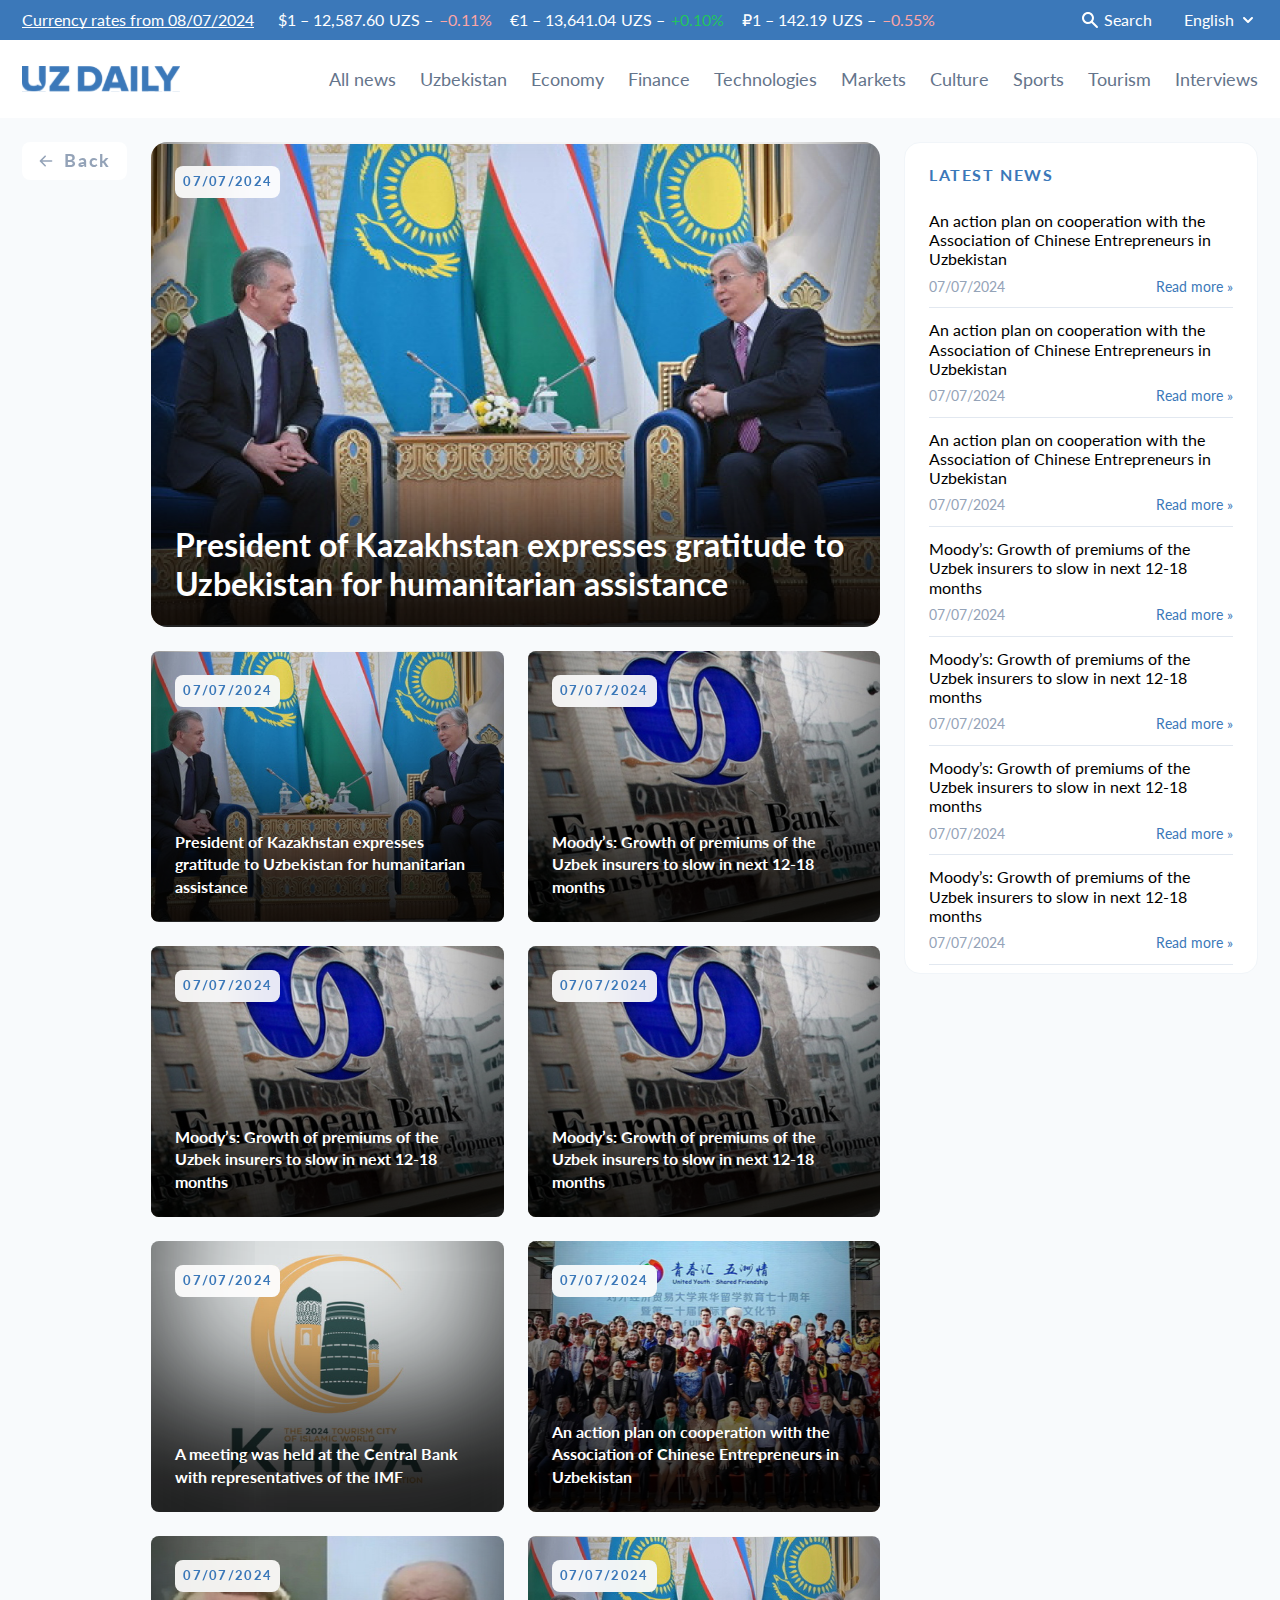
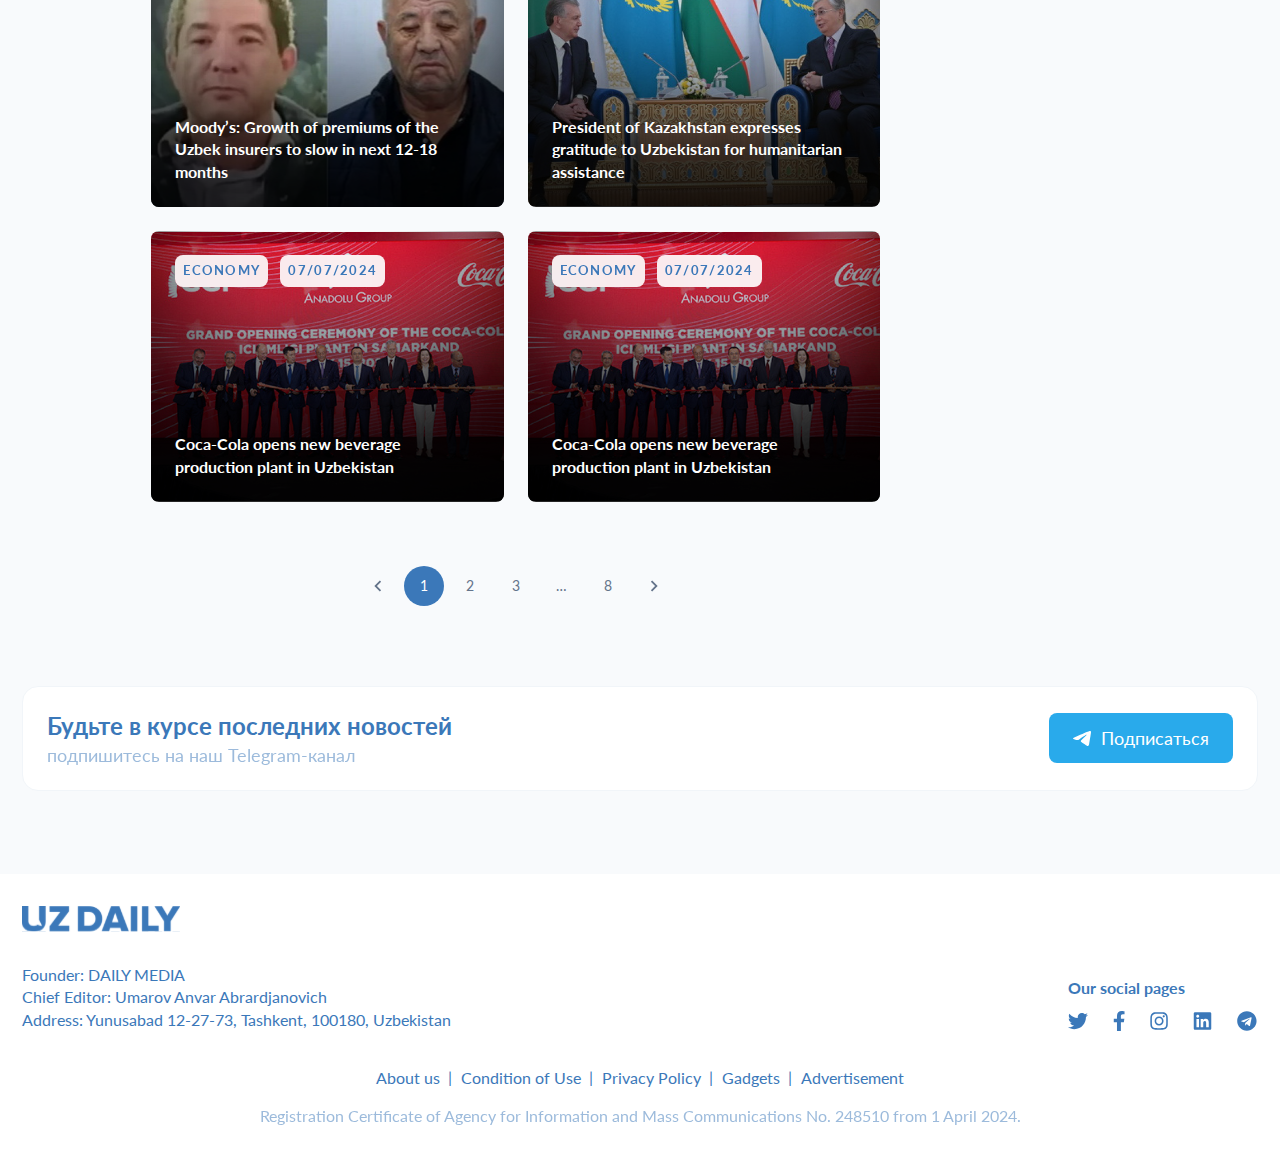
<file: category.html>
<html lang="en-US">

<head>
    <meta charset="UTF-8">
    <meta name="viewport" content="width=device-width, initial-scale=1">
    <link rel="profile" href="https://gmpg.org/xfn/11">
    <meta name="robots" content="index, follow, max-image-preview:large, max-snippet:-1, max-video-preview:-1">
    <title>uzdaily</title>
    <link rel="stylesheet" href="css/main.css?ver=1.0.0">
</head>

<body>
    <div class="menu_burger">
        <div class="menu_scroll">
            <div class="menu_top">
                <div class="menu_name">Categories</div>
                <ul>
                    <li>
                        <a href="">
                            <span class="icon">
                                <svg width="20" height="20" viewBox="0 0 20 20" fill="none" xmlns="http://www.w3.org/2000/svg">
                                  <path d="M15.8333 16.6667H4.16667C3.24619 16.6667 2.5 15.9205 2.5 15L2.5 4.99999C2.5 4.07952 3.24619 3.33333 4.16667 3.33333L12.5 3.33333C13.4205 3.33333 14.1667 4.07952 14.1667 5V5.83333M15.8333 16.6667C14.9129 16.6667 14.1667 15.9205 14.1667 15L14.1667 5.83333M15.8333 16.6667C16.7538 16.6667 17.5 15.9205 17.5 15V7.5C17.5 6.57952 16.7538 5.83333 15.8333 5.83333L14.1667 5.83333M10.8333 3.33333L7.5 3.33333M5.83333 13.3333H10.8333M5.83333 6.66666H10.8333V10H5.83333V6.66666Z" stroke="#94A3B8" stroke-width="2" stroke-linecap="round" stroke-linejoin="round" />
                                </svg>
                            </span>
                            <span class="name">All news</span>
                        </a>
                    </li>
                    <li>
                        <a href="">
                            <span class="icon">
                                <svg width="20" height="20" viewBox="0 0 20 20" fill="none" xmlns="http://www.w3.org/2000/svg">
                                  <path d="M2.54577 9.16667H4.16667C5.08714 9.16667 5.83333 9.91286 5.83333 10.8333V11.6667C5.83333 12.5871 6.57953 13.3333 7.5 13.3333C8.42047 13.3333 9.16667 14.0795 9.16667 15V17.4542M6.66667 3.2796V4.58333C6.66667 5.73393 7.59941 6.66667 8.75 6.66667H9.16667C10.0871 6.66667 10.8333 7.41286 10.8333 8.33333C10.8333 9.25381 11.5795 10 12.5 10C13.4205 10 14.1667 9.25381 14.1667 8.33333C14.1667 7.41286 14.9129 6.66667 15.8333 6.66667L16.7204 6.66667M12.5 17.0732V15C12.5 14.0795 13.2462 13.3333 14.1667 13.3333H16.7204M17.5 10C17.5 14.1421 14.1421 17.5 10 17.5C5.85786 17.5 2.5 14.1421 2.5 10C2.5 5.85786 5.85786 2.5 10 2.5C14.1421 2.5 17.5 5.85786 17.5 10Z" stroke="#94A3B8" stroke-width="2" stroke-linecap="round" stroke-linejoin="round" />
                                </svg>
                            </span>
                            <span class="name">Uzbekistan</span>
                        </a>
                    </li>
                    <li>
                        <a href="">
                            <span class="icon">
                                <svg width="20" height="20" viewBox="0 0 20 20" fill="none" xmlns="http://www.w3.org/2000/svg">
                                  <path d="M13.6666 16.75H2.99998C1.83331 16.75 0.833313 15.75 0.833313 14.5833V8.50001C0.833313 7.33334 1.83331 6.33334 2.99998 6.33334H13.6666C14.8333 6.33334 15.8333 7.33334 15.8333 8.50001V14.5833C15.8333 15.75 14.8333 16.75 13.6666 16.75ZM2.99998 8.00001C2.74998 8.00001 2.49998 8.25001 2.49998 8.50001V14.5833C2.49998 14.8333 2.74998 15.0833 2.99998 15.0833H13.6666C13.9166 15.0833 14.1666 14.8333 14.1666 14.5833V8.50001C14.1666 8.25001 13.9166 8.00001 13.6666 8.00001H2.99998Z" fill="#94A3B8" />
                                  <path d="M18.3333 13.4167C17.8333 13.4167 17.5 13.0833 17.5 12.5833V5.58333C17.5 5.24999 17.3333 4.99999 17.0833 4.99999H4.24996C3.74996 4.99999 3.41663 4.66666 3.41663 4.16666C3.41663 3.66666 3.74996 3.33333 4.24996 3.33333H17.0833C18.25 3.33333 19.1666 4.33333 19.1666 5.58333V12.5833C19.1666 13 18.8333 13.4167 18.3333 13.4167Z" fill="#94A3B8" />
                                  <path d="M8.33329 14.1667C6.83329 14.1667 5.66663 13 5.66663 11.5C5.66663 10 6.83329 8.83334 8.33329 8.83334C9.83329 8.83334 11 10 11 11.5C11 13 9.83329 14.1667 8.33329 14.1667ZM8.33329 10.5833C7.74996 10.5833 7.33329 11 7.33329 11.5833C7.33329 12.1667 7.74996 12.5 8.33329 12.5C8.91663 12.5 9.33329 12.0833 9.33329 11.5C9.33329 10.9167 8.91663 10.5833 8.33329 10.5833Z" fill="#94A3B8" />
                                  <path d="M4.08333 12.0833C4.4055 12.0833 4.66667 11.8222 4.66667 11.5C4.66667 11.1778 4.4055 10.9167 4.08333 10.9167C3.76117 10.9167 3.5 11.1778 3.5 11.5C3.5 11.8222 3.76117 12.0833 4.08333 12.0833Z" fill="#94A3B8" />
                                  <path d="M12.5833 12.0833C12.9055 12.0833 13.1667 11.8222 13.1667 11.5C13.1667 11.1778 12.9055 10.9167 12.5833 10.9167C12.2612 10.9167 12 11.1778 12 11.5C12 11.8222 12.2612 12.0833 12.5833 12.0833Z" fill="#94A3B8" />
                                </svg>
                            </span>
                            <span class="name">Economy</span>
                        </a>
                    </li>
                    <li>
                        <a href="">
                            <span class="icon">
                                <svg width="20" height="20" viewBox="0 0 20 20" fill="none" xmlns="http://www.w3.org/2000/svg">
                                  <path d="M2.5 8.33333H17.5M5.83333 12.5H6.66667M10 12.5H10.8333M5 15.8333H15C16.3807 15.8333 17.5 14.714 17.5 13.3333V6.66666C17.5 5.28595 16.3807 4.16666 15 4.16666H5C3.61929 4.16666 2.5 5.28595 2.5 6.66666V13.3333C2.5 14.714 3.61929 15.8333 5 15.8333Z" stroke="#94A3B8" stroke-width="1.66667" stroke-linecap="round" stroke-linejoin="round" />
                                </svg>
                            </span>
                            <span class="name">Finance</span>
                        </a>
                    </li>
                    <li>
                        <a href="">
                            <span class="icon">
                                <svg width="20" height="20" viewBox="0 0 20 20" fill="none" xmlns="http://www.w3.org/2000/svg">
                                  <path d="M7.5 2.5V4.16667M12.5 2.5V4.16667M7.5 15.8333V17.5M12.5 15.8333V17.5M4.16667 7.5H2.5M4.16667 12.5H2.5M17.5 7.5H15.8333M17.5 12.5H15.8333M5.83333 15.8333H14.1667C15.0871 15.8333 15.8333 15.0871 15.8333 14.1667V5.83333C15.8333 4.91286 15.0871 4.16667 14.1667 4.16667H5.83333C4.91286 4.16667 4.16667 4.91286 4.16667 5.83333V14.1667C4.16667 15.0871 4.91286 15.8333 5.83333 15.8333ZM7.5 7.5H12.5V12.5H7.5V7.5Z" stroke="#94A3B8" stroke-width="1.66667" stroke-linecap="round" stroke-linejoin="round" />
                                </svg>
                            </span>
                            <span class="name">Technologies</span>
                        </a>
                    </li>
                    <li>
                        <a href="">
                            <span class="icon"><svg width="20" height="20" viewBox="0 0 20 20" fill="none" xmlns="http://www.w3.org/2000/svg">
                              <path d="M6.66667 10.8333V10M10 10.8333V8.33333M13.3333 10.8333V6.66667M6.66667 17.5L10 14.1667L13.3333 17.5M2.5 3.33333H17.5M3.33333 3.33333H16.6667V13.3333C16.6667 13.7936 16.2936 14.1667 15.8333 14.1667H4.16667C3.70643 14.1667 3.33333 13.7936 3.33333 13.3333V3.33333Z" stroke="#94A3B8" stroke-width="1.66667" stroke-linecap="round" stroke-linejoin="round" />
                            </svg></span>
                            <span class="name">Markets</span>
                        </a>
                    </li>
                    <li>
                        <a href="">
                            <span class="icon"><svg width="20" height="20" viewBox="0 0 20 20" fill="none" xmlns="http://www.w3.org/2000/svg">
                              <path d="M6.66667 11.6667V14.1667M10 11.6667V14.1667M13.3333 11.6667V14.1667M2.5 17.5H17.5M2.5 8.33333H17.5M2.5 5.83333L10 2.5L17.5 5.83333M3.33333 8.33333H16.6667V17.5H3.33333V8.33333Z" stroke="#94A3B8" stroke-width="1.66667" stroke-linecap="round" stroke-linejoin="round" />
                            </svg></span>
                            <span class="name">Culture</span>
                        </a>
                    </li>
                    <li>
                        <a href="">
                            <span class="icon"><svg width="20" height="20" viewBox="0 0 20 20" fill="none" xmlns="http://www.w3.org/2000/svg">
                              <path d="M2.5 8.33333H17.5M2.5 11.6667H17.5M10 8.33333V15M4.16667 15H15.8333C16.7538 15 17.5 14.2538 17.5 13.3333V6.66667C17.5 5.74619 16.7538 5 15.8333 5H4.16667C3.24619 5 2.5 5.74619 2.5 6.66667V13.3333C2.5 14.2538 3.24619 15 4.16667 15Z" stroke="#94A3B8" stroke-width="1.66667" />
                            </svg></span>
                            <span class="name">Sports</span>
                        </a>
                    </li>
                    <li>
                        <a href="">
                            <span class="icon"><svg width="20" height="20" viewBox="0 0 20 20" fill="none" xmlns="http://www.w3.org/2000/svg">
                              <path d="M7.5 16.6667L2.96066 14.397C2.67834 14.2558 2.5 13.9673 2.5 13.6516V4.68169C2.5 4.0622 3.15193 3.65929 3.70601 3.93633L7.5 5.83333M7.5 16.6667L12.5 14.1667M7.5 16.6667V5.83333M12.5 14.1667L16.294 16.0637C16.8481 16.3407 17.5 15.9378 17.5 15.3183V6.34836C17.5 6.03271 17.3217 5.74416 17.0393 5.603L12.5 3.33333M12.5 14.1667V3.33333M12.5 3.33333L7.5 5.83333" stroke="#94A3B8" stroke-width="1.66667" stroke-linecap="round" stroke-linejoin="round" />
                            </svg></span>
                            <span class="name">Tourism</span>
                        </a>
                    </li>
                </ul>
            </div>
            <div class="menu_bottom">
                <div class="menu_name">Useful links</div>
                <ul>
                    <li>
                        <a href="">
                            <span class="icon"><svg width="20" height="20" viewBox="0 0 20 20" fill="none" xmlns="http://www.w3.org/2000/svg">
                              <path d="M10.8333 13.3333H10V10H9.16667M10 6.66667H10.0083M17.5 10C17.5 14.1421 14.1421 17.5 10 17.5C5.85786 17.5 2.5 14.1421 2.5 10C2.5 5.85786 5.85786 2.5 10 2.5C14.1421 2.5 17.5 5.85786 17.5 10Z" stroke="#94A3B8" stroke-width="1.66667" stroke-linecap="round" stroke-linejoin="round" />
                            </svg></span>
                            <span class="name">About us</span>
                        </a>
                    </li>
                    <li>
                        <a href="">
                            <span class="icon"><svg width="20" height="20" viewBox="0 0 20 20" fill="none" xmlns="http://www.w3.org/2000/svg">
                              <path d="M7.5 10L9.16667 11.6667L12.5 8.33334M17.1816 4.98695C17.011 4.9956 16.8394 4.99998 16.6667 4.99998C14.1055 4.99998 11.7691 4.03711 9.99994 2.45361C8.23076 4.03705 5.89449 4.99987 3.33333 4.99987C3.16065 4.99987 2.98898 4.9955 2.81844 4.98685C2.61059 5.78986 2.5 6.63202 2.5 7.50001C2.5 12.1596 5.68693 16.0749 10 17.185C14.3131 16.0749 17.5 12.1596 17.5 7.50001C17.5 6.63206 17.3894 5.78993 17.1816 4.98695Z" stroke="#94A3B8" stroke-width="1.66667" stroke-linecap="round" stroke-linejoin="round" />
                            </svg></span>
                            <span class="name">Condition of Use</span>
                        </a>
                    </li>
                    <li>
                        <a href="">
                            <span class="icon"><svg width="20" height="20" viewBox="0 0 20 20" fill="none" xmlns="http://www.w3.org/2000/svg">
                              <path d="M7.5 10L9.16667 11.6667L12.5 8.33334M17.1816 4.98695C17.011 4.9956 16.8394 4.99998 16.6667 4.99998C14.1055 4.99998 11.7691 4.03711 9.99994 2.45361C8.23076 4.03705 5.89449 4.99987 3.33333 4.99987C3.16065 4.99987 2.98898 4.9955 2.81844 4.98685C2.61059 5.78986 2.5 6.63202 2.5 7.50001C2.5 12.1596 5.68693 16.0749 10 17.185C14.3131 16.0749 17.5 12.1596 17.5 7.50001C17.5 6.63206 17.3894 5.78993 17.1816 4.98695Z" stroke="#94A3B8" stroke-width="1.66667" stroke-linecap="round" stroke-linejoin="round" />
                            </svg></span>
                            <span class="name">Privacy Policy</span>
                        </a>
                    </li>
                    <li>
                        <a href="">
                            <span class="icon"><svg width="20" height="20" viewBox="0 0 20 20" fill="none" xmlns="http://www.w3.org/2000/svg">
                              <path d="M3.33331 3.33334V7.50001H3.81791M16.6151 9.16668C16.205 5.87808 13.3997 3.33334 9.99998 3.33334C7.20216 3.33334 4.80689 5.05682 3.81791 7.50001M3.81791 7.50001H7.49998M16.6666 16.6667V12.5H16.182M16.182 12.5C15.1931 14.9432 12.7978 16.6667 9.99998 16.6667C6.6003 16.6667 3.79497 14.1219 3.38489 10.8333M16.182 12.5H12.5" stroke="#94A3B8" stroke-width="1.66667" stroke-linecap="round" stroke-linejoin="round" />
                            </svg></span>
                            <span class="name">Currency rate</span>
                        </a>
                    </li>
                </ul>
            </div>
        </div>
    </div>
    <div class="site_wrapper">
        <header class="header">
            <div class="header_top">
                <div class="block_inner">
                    <div class="currency_block">
                        <a href="currency.html" class="name">Currency rates from 08/07/2024</a>
                        <div class="inner">
                            <section id="currencyconverter_minimalistic-2" class="widget widget_currencyconverter_minimalistic">
                                <div class="currencyconverter-minimalistic-container">
                                    <div class="currencyconverter-minimalistic-single-currency usd_currency">
                                        <div class="currencyconverter-minimalistic-row">
                                            <span class="currencyconverter-minimalistic-currency-price">$1 – 12,587.60</span>
                                        </div>
                                        <div class="currencyconverter-minimalistic-row">
                                            <span class="currencyconverter-minimalistic-inline-list">
                                                <span class="currencyconverter-minimalistic-inline-list-item currencyconverter-minimalistic-ticker">UZS – </span><span class="currencyconverter-minimalistic-inline-list-item currencyconverter-minimalistic-change-percentage red">
                                                    –0.11<span class="currencyconverter-percentage-symbol">%</span> </span> </span>
                                        </div>
                                    </div>
                                    <div class="currencyconverter-minimalistic-single-currency">
                                        <div class="currencyconverter-minimalistic-row">
                                            <span class="currencyconverter-minimalistic-currency-price">€1 – 13,641.04</span>
                                        </div>
                                        <div class="currencyconverter-minimalistic-row">
                                            <span class="currencyconverter-minimalistic-inline-list">
                                                <span class="currencyconverter-minimalistic-inline-list-item currencyconverter-minimalistic-ticker">UZS – </span><span class="currencyconverter-minimalistic-inline-list-item currencyconverter-minimalistic-change-percentage green">
                                                    +0.10<span class="currencyconverter-percentage-symbol">%</span> </span> </span>
                                        </div>
                                    </div>
                                    <div class="currencyconverter-minimalistic-single-currency">
                                        <div class="currencyconverter-minimalistic-row">
                                            <span class="currencyconverter-minimalistic-currency-price">₽1 – 142.19</span>
                                        </div>
                                        <div class="currencyconverter-minimalistic-row">
                                            <span class="currencyconverter-minimalistic-inline-list">
                                                <span class="currencyconverter-minimalistic-inline-list-item currencyconverter-minimalistic-ticker">UZS – </span><span class="currencyconverter-minimalistic-inline-list-item currencyconverter-minimalistic-change-percentage red">
                                                    –0.55<span class="currencyconverter-percentage-symbol">%</span> </span> </span>
                                        </div>
                                    </div>
                                </div>
                            </section>
                        </div>
                    </div>
                    <a href="search.html" class="search_btn">Search</a>
                    <div class="lang_block">
                        <div class="lang_block_inner">
                            <div class="dropdown-item-current">English</div>
                            <div class="inner">
                                <a class="dropdown-item current" href="http://localhost:8888/uzde/">English</a>
                                <a class="dropdown-item" href="http://localhost:8888/uzde/ru/vse-novosti/">Русский</a>
                                <a class="dropdown-item" href="http://localhost:8888/uzde/uz/barcha-yangiliklar/">Oʻzbek</a>
                            </div>
                        </div>
                    </div>
                </div>
            </div>
            <div class="header_bottom">
                <div class="block_inner">
                    <div class="logo">
                        <a href="http://localhost:8888/uzde/" class="custom-logo-link" rel="home" aria-current="page">
                            <img src="files/logo.svg">
                        </a> 
                    </div>
                    <div class="header_menu">
                        <ul>
                            <li><a href="category.html">All news</a></li>
                            <li><a href="category.html">Uzbekistan</a></li>
                            <li><a href="category.html">Economy</a></li>
                            <li><a href="category.html">Finance</a></li>
                            <li><a href="category.html">Technologies</a></li>
                            <li><a href="category.html">Markets</a></li>
                            <li><a href="category.html">Culture</a></li>
                            <li><a href="category.html">Sports</a></li>
                            <li><a href="category.html">Tourism</a></li>
                            <li><a href="category.html">Interviews</a></li>
                        </ul>
                    </div>
                    <div class="search_btn_mobile"></div>
                    <div class="burger"></div>
                    <div class="search_form_popup">
                        <form action="">
                            <input type="text" placeholder="Search news">
                            <input type="submit" class="search_button">
                        </form>
                    </div>
                </div>
            </div>
        </header>
        <div class="content_block_wr">
            <div class="top_block_wr">
                <div class="block_inner">
                    <a href="" class="back_btn">Back</a>
                    <div class="left">
                        <a href="" class="item_news_block" style="background-image: url(files/new1.jpg);">
                            <span class="labels">
                                <span class="date">
                                    07/07/2024 </span>
                            </span>
                            <span class="name">President of Kazakhstan expresses gratitude to Uzbekistan for humanitarian assistance</span>
                        </a>
                        <a href="" class="item_news_block" style="background-image: url(files/new1.jpg);">
                            <span class="labels">
                                <span class="date">
                                    07/07/2024 </span>
                            </span>
                            <span class="name">President of Kazakhstan expresses gratitude to Uzbekistan for humanitarian assistance</span>
                        </a>
                        <a href="" class="item_news_block" style="background-image: url(files/rectangle-79.jpg);">
                            <span class="labels">
                                <span class="date">
                                    07/07/2024 </span>
                            </span>
                            <span class="name">Moody’s: Growth of premiums of the Uzbek insurers to slow in next 12-18 months</span>
                        </a>
                        <a href="" class="item_news_block" style="background-image: url(files/rectangle-79.jpg);">
                            <span class="labels">
                                <span class="date">
                                    07/07/2024 </span>
                            </span>
                            <span class="name">Moody’s: Growth of premiums of the Uzbek insurers to slow in next 12-18 months</span>
                        </a>
                        <a href="" class="item_news_block" style="background-image: url(files/rectangle-79.jpg);">
                            <span class="labels">
                                <span class="date">
                                    07/07/2024 </span>
                            </span>
                            <span class="name">Moody’s: Growth of premiums of the Uzbek insurers to slow in next 12-18 months</span>
                        </a>
                        <a href="" class="item_news_block" style="background-image: url(files/rectangle-7.jpg);">
                            <span class="labels">
                                <span class="date">
                                    07/07/2024 </span>
                            </span>
                            <span class="name">A meeting was held at the Central Bank with representatives of the IMF</span>
                        </a>
                        <a href="" class="item_news_block" style="background-image: url(files/new3.jpg);">
                            <span class="labels">
                                <span class="date">
                                    07/07/2024 </span>
                            </span>
                            <span class="name">An action plan on cooperation with the Association of Chinese Entrepreneurs in Uzbekistan</span>
                        </a>
                        <a href="" class="item_news_block" style="background-image: url(files/new2.jpg);">
                            <span class="labels">
                                <span class="date">
                                    07/07/2024 </span>
                            </span>
                            <span class="name">Moody’s: Growth of premiums of the Uzbek insurers to slow in next 12-18 months</span>
                        </a>
                        <a href="" class="item_news_block" style="background-image: url(files/new1.jpg);">
                            <span class="labels">
                                <span class="date">
                                    07/07/2024 </span>
                            </span>
                            <span class="name">President of Kazakhstan expresses gratitude to Uzbekistan for humanitarian assistance</span>
                        </a>
                        <a href="" class="item_news_block" style="background-image: url(files/d0.jpg);">
                            <span class="labels">
                                <span class="categor">ECONOMY</span> <span class="date">
                                    07/07/2024 </span>
                            </span>
                            <span class="name">Coca-Cola opens new beverage production plant in Uzbekistan</span>
                        </a>
                        <a href="" class="item_news_block" style="background-image: url(files/d0.jpg);">
                            <span class="labels">
                                <span class="categor">ECONOMY</span> <span class="date">
                                    07/07/2024 </span>
                            </span>
                            <span class="name">Coca-Cola opens new beverage production plant in Uzbekistan</span>
                        </a>
                        <div class="page_list">
                            <ul class="page-numbers">
                                <li><a class="prev page-numbers" href="">prev</a></li>
                                <li><span aria-current="page" class="page-numbers current">1</span></li>
                                <li><a class="page-numbers" href="">2</a></li>
                                <li><a class="page-numbers" href="">3</a></li>
                                <li><span class="page-numbers dots">…</span></li>
                                <li><a class="page-numbers" href="">8</a></li>
                                <li><a class="next page-numbers" href="">Next</a></li>
                            </ul>
                        </div>
                    </div>
                    <div class="right">
                        <div class="title">LATEST NEWS</div>
                        <div class="inner">
                            <div class="item_news">
                                <div class="name">An action plan on cooperation with the Association of Chinese Entrepreneurs in Uzbekistan</div>
                                <div class="item_bottom">
                                    <div class="date">
                                        07/07/2024 </div>
                                    <a href="" class="link">Read more »</a>
                                </div>
                            </div>
                            <div class="item_news">
                                <div class="name">An action plan on cooperation with the Association of Chinese Entrepreneurs in Uzbekistan</div>
                                <div class="item_bottom">
                                    <div class="date">
                                        07/07/2024 </div>
                                    <a href="" class="link">Read more »</a>
                                </div>
                            </div>
                            <div class="item_news">
                                <div class="name">An action plan on cooperation with the Association of Chinese Entrepreneurs in Uzbekistan</div>
                                <div class="item_bottom">
                                    <div class="date">
                                        07/07/2024 </div>
                                    <a href="" class="link">Read more »</a>
                                </div>
                            </div>
                            <div class="item_news">
                                <div class="name">Moody’s: Growth of premiums of the Uzbek insurers to slow in next 12-18 months</div>
                                <div class="item_bottom">
                                    <div class="date">
                                        07/07/2024 </div>
                                    <a href="" class="link">Read more »</a>
                                </div>
                            </div>
                            <div class="item_news">
                                <div class="name">Moody’s: Growth of premiums of the Uzbek insurers to slow in next 12-18 months</div>
                                <div class="item_bottom">
                                    <div class="date">
                                        07/07/2024 </div>
                                    <a href="" class="link">Read more »</a>
                                </div>
                            </div>
                            <div class="item_news">
                                <div class="name">Moody’s: Growth of premiums of the Uzbek insurers to slow in next 12-18 months</div>
                                <div class="item_bottom">
                                    <div class="date">
                                        07/07/2024 </div>
                                    <a href="" class="link">Read more »</a>
                                </div>
                            </div>
                            <div class="item_news">
                                <div class="name">Moody’s: Growth of premiums of the Uzbek insurers to slow in next 12-18 months</div>
                                <div class="item_bottom">
                                    <div class="date">
                                        07/07/2024 </div>
                                    <a href="" class="link">Read more »</a>
                                </div>
                            </div>
                        </div>
                    </div>
                </div>
            </div>
            <div class="tg_btn_block">
                <div class="block_inner">
                    <div class="text">
                        <div class="title">Будьте в курсе последних новостей</div>
                        <div class="body">подпишитесь на наш Telegram-канал</div>
                    </div>
                    <div class="btn_tg">
                        <a href="#" target="_blank">Подписаться</a>
                    </div>
                </div>
            </div>
        </div>
        <footer class="footer">
            <div class="block_inner">
                <div class="footer_top">
                    <div class="left">
                        <div class="logo">
                            <a href="http://localhost:8888/uzde/" class="custom-logo-link" rel="home" aria-current="page"><img width="158" height="26" src="files/logo.svg" class="custom-logo" alt="uzdaily" decoding="async"></a> </div>
                        <div class="text">Founder: DAILY MEDIA <br>Chief Editor: Umarov Anvar Abrardjanovich <br>Address: Yunusabad 12-27-73, Tashkent, 100180, Uzbekistan</div>
                    </div>
                    <div class="right">
                        <div class="title">Our social pages</div>
                        <div class="inner">
                            <a href="">
                                <img src="files/soc1.svg" alt="">
                            </a>
                            <a href="">
                                <img src="files/soc2.svg" alt="">
                            </a>
                            <a href="">
                                <img src="files/soc3.svg" alt="">
                            </a>
                            <a href="">
                                <img src="files/soc4.svg" alt="">
                            </a>
                            <a href="">
                                <img src="files/soc5.svg" alt="">
                            </a>
                        </div>
                    </div>
                </div>
                <div class="footer_bottom">
                    <div class="footer_link">
                        <ul id="menu-menu_footer_en" class="menu">
                            <li><a href="http://localhost:8888/uzde/about-us/">About us</a></li>
                            <li><a href="http://localhost:8888/uzde/condition-of-use/">Condition of Use</a></li>
                            <li><a href="http://localhost:8888/uzde/privacy-policy/">Privacy Policy</a></li>
                            <li><a href="http://localhost:8888/uzde/gadgets/">Gadgets</a></li>
                            <li><a href="http://localhost:8888/uzde/advertisement/">Advertisement</a></li>
                        </ul>
                    </div>
                    <div class="copy">Registration Certificate of Agency for Information and Mass Communications No. 248510 from 1 April 2024.</div>
                </div>
            </div>
        </footer>
    </div>
    <script src="js/jquery.min.js?ver=1.0.0"></script>
    <script src="js/main.js?ver=1.0.0"></script>
</body>

</html>
</file>
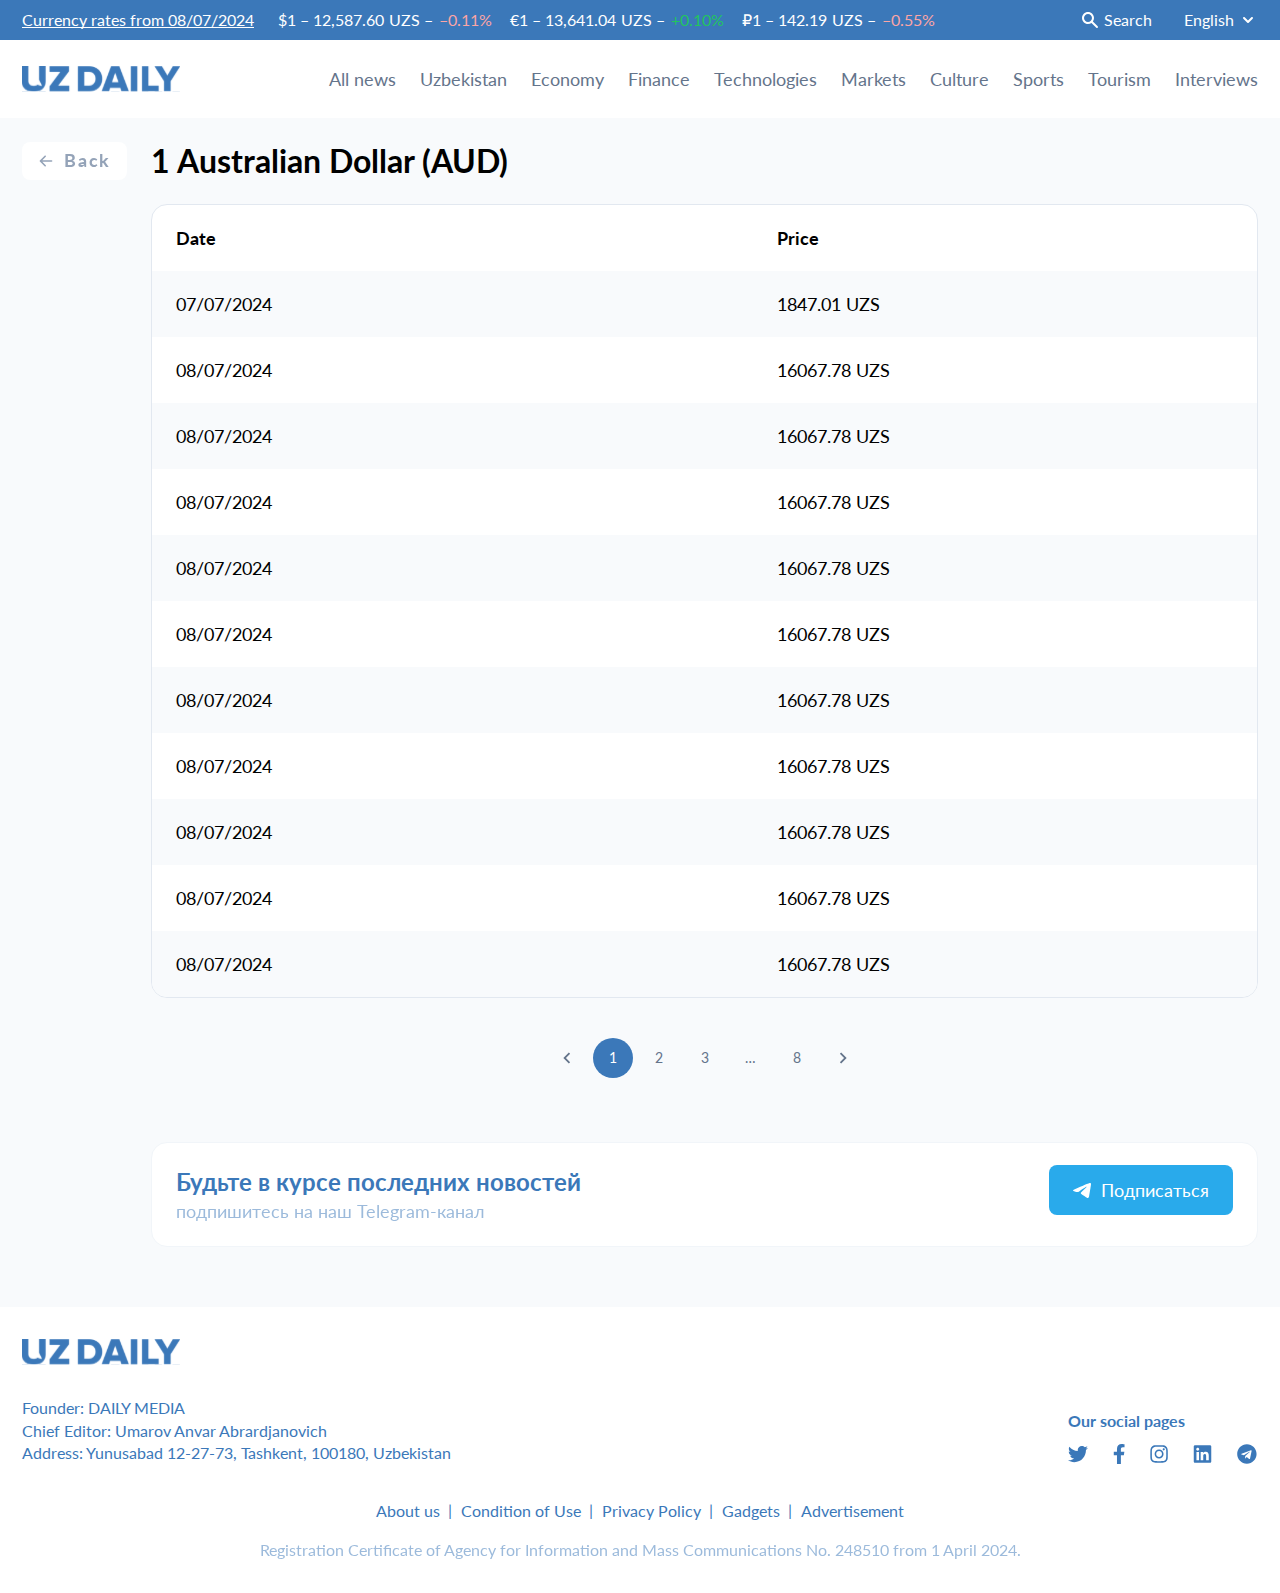
<file: currency-page.html>
<html lang="en-US">

<head>
    <meta charset="UTF-8">
    <meta name="viewport" content="width=device-width, initial-scale=1">
    <link rel="profile" href="https://gmpg.org/xfn/11">
    <meta name="robots" content="index, follow, max-image-preview:large, max-snippet:-1, max-video-preview:-1">
    <title>uzdaily</title>
    <link rel="stylesheet" href="css/main.css?ver=1.0.0">
</head>

<body>
    <div class="menu_burger">
        <div class="menu_scroll">
            <div class="menu_top">
                <div class="menu_name">Categories</div>
                <ul>
                    <li>
                        <a href="">
                            <span class="icon">
                                <svg width="20" height="20" viewBox="0 0 20 20" fill="none" xmlns="http://www.w3.org/2000/svg">
                                  <path d="M15.8333 16.6667H4.16667C3.24619 16.6667 2.5 15.9205 2.5 15L2.5 4.99999C2.5 4.07952 3.24619 3.33333 4.16667 3.33333L12.5 3.33333C13.4205 3.33333 14.1667 4.07952 14.1667 5V5.83333M15.8333 16.6667C14.9129 16.6667 14.1667 15.9205 14.1667 15L14.1667 5.83333M15.8333 16.6667C16.7538 16.6667 17.5 15.9205 17.5 15V7.5C17.5 6.57952 16.7538 5.83333 15.8333 5.83333L14.1667 5.83333M10.8333 3.33333L7.5 3.33333M5.83333 13.3333H10.8333M5.83333 6.66666H10.8333V10H5.83333V6.66666Z" stroke="#94A3B8" stroke-width="2" stroke-linecap="round" stroke-linejoin="round" />
                                </svg>
                            </span>
                            <span class="name">All news</span>
                        </a>
                    </li>
                    <li>
                        <a href="">
                            <span class="icon">
                                <svg width="20" height="20" viewBox="0 0 20 20" fill="none" xmlns="http://www.w3.org/2000/svg">
                                  <path d="M2.54577 9.16667H4.16667C5.08714 9.16667 5.83333 9.91286 5.83333 10.8333V11.6667C5.83333 12.5871 6.57953 13.3333 7.5 13.3333C8.42047 13.3333 9.16667 14.0795 9.16667 15V17.4542M6.66667 3.2796V4.58333C6.66667 5.73393 7.59941 6.66667 8.75 6.66667H9.16667C10.0871 6.66667 10.8333 7.41286 10.8333 8.33333C10.8333 9.25381 11.5795 10 12.5 10C13.4205 10 14.1667 9.25381 14.1667 8.33333C14.1667 7.41286 14.9129 6.66667 15.8333 6.66667L16.7204 6.66667M12.5 17.0732V15C12.5 14.0795 13.2462 13.3333 14.1667 13.3333H16.7204M17.5 10C17.5 14.1421 14.1421 17.5 10 17.5C5.85786 17.5 2.5 14.1421 2.5 10C2.5 5.85786 5.85786 2.5 10 2.5C14.1421 2.5 17.5 5.85786 17.5 10Z" stroke="#94A3B8" stroke-width="2" stroke-linecap="round" stroke-linejoin="round" />
                                </svg>
                            </span>
                            <span class="name">Uzbekistan</span>
                        </a>
                    </li>
                    <li>
                        <a href="">
                            <span class="icon">
                                <svg width="20" height="20" viewBox="0 0 20 20" fill="none" xmlns="http://www.w3.org/2000/svg">
                                  <path d="M13.6666 16.75H2.99998C1.83331 16.75 0.833313 15.75 0.833313 14.5833V8.50001C0.833313 7.33334 1.83331 6.33334 2.99998 6.33334H13.6666C14.8333 6.33334 15.8333 7.33334 15.8333 8.50001V14.5833C15.8333 15.75 14.8333 16.75 13.6666 16.75ZM2.99998 8.00001C2.74998 8.00001 2.49998 8.25001 2.49998 8.50001V14.5833C2.49998 14.8333 2.74998 15.0833 2.99998 15.0833H13.6666C13.9166 15.0833 14.1666 14.8333 14.1666 14.5833V8.50001C14.1666 8.25001 13.9166 8.00001 13.6666 8.00001H2.99998Z" fill="#94A3B8" />
                                  <path d="M18.3333 13.4167C17.8333 13.4167 17.5 13.0833 17.5 12.5833V5.58333C17.5 5.24999 17.3333 4.99999 17.0833 4.99999H4.24996C3.74996 4.99999 3.41663 4.66666 3.41663 4.16666C3.41663 3.66666 3.74996 3.33333 4.24996 3.33333H17.0833C18.25 3.33333 19.1666 4.33333 19.1666 5.58333V12.5833C19.1666 13 18.8333 13.4167 18.3333 13.4167Z" fill="#94A3B8" />
                                  <path d="M8.33329 14.1667C6.83329 14.1667 5.66663 13 5.66663 11.5C5.66663 10 6.83329 8.83334 8.33329 8.83334C9.83329 8.83334 11 10 11 11.5C11 13 9.83329 14.1667 8.33329 14.1667ZM8.33329 10.5833C7.74996 10.5833 7.33329 11 7.33329 11.5833C7.33329 12.1667 7.74996 12.5 8.33329 12.5C8.91663 12.5 9.33329 12.0833 9.33329 11.5C9.33329 10.9167 8.91663 10.5833 8.33329 10.5833Z" fill="#94A3B8" />
                                  <path d="M4.08333 12.0833C4.4055 12.0833 4.66667 11.8222 4.66667 11.5C4.66667 11.1778 4.4055 10.9167 4.08333 10.9167C3.76117 10.9167 3.5 11.1778 3.5 11.5C3.5 11.8222 3.76117 12.0833 4.08333 12.0833Z" fill="#94A3B8" />
                                  <path d="M12.5833 12.0833C12.9055 12.0833 13.1667 11.8222 13.1667 11.5C13.1667 11.1778 12.9055 10.9167 12.5833 10.9167C12.2612 10.9167 12 11.1778 12 11.5C12 11.8222 12.2612 12.0833 12.5833 12.0833Z" fill="#94A3B8" />
                                </svg>
                            </span>
                            <span class="name">Economy</span>
                        </a>
                    </li>
                    <li>
                        <a href="">
                            <span class="icon">
                                <svg width="20" height="20" viewBox="0 0 20 20" fill="none" xmlns="http://www.w3.org/2000/svg">
                                  <path d="M2.5 8.33333H17.5M5.83333 12.5H6.66667M10 12.5H10.8333M5 15.8333H15C16.3807 15.8333 17.5 14.714 17.5 13.3333V6.66666C17.5 5.28595 16.3807 4.16666 15 4.16666H5C3.61929 4.16666 2.5 5.28595 2.5 6.66666V13.3333C2.5 14.714 3.61929 15.8333 5 15.8333Z" stroke="#94A3B8" stroke-width="1.66667" stroke-linecap="round" stroke-linejoin="round" />
                                </svg>
                            </span>
                            <span class="name">Finance</span>
                        </a>
                    </li>
                    <li>
                        <a href="">
                            <span class="icon">
                                <svg width="20" height="20" viewBox="0 0 20 20" fill="none" xmlns="http://www.w3.org/2000/svg">
                                  <path d="M7.5 2.5V4.16667M12.5 2.5V4.16667M7.5 15.8333V17.5M12.5 15.8333V17.5M4.16667 7.5H2.5M4.16667 12.5H2.5M17.5 7.5H15.8333M17.5 12.5H15.8333M5.83333 15.8333H14.1667C15.0871 15.8333 15.8333 15.0871 15.8333 14.1667V5.83333C15.8333 4.91286 15.0871 4.16667 14.1667 4.16667H5.83333C4.91286 4.16667 4.16667 4.91286 4.16667 5.83333V14.1667C4.16667 15.0871 4.91286 15.8333 5.83333 15.8333ZM7.5 7.5H12.5V12.5H7.5V7.5Z" stroke="#94A3B8" stroke-width="1.66667" stroke-linecap="round" stroke-linejoin="round" />
                                </svg>
                            </span>
                            <span class="name">Technologies</span>
                        </a>
                    </li>
                    <li>
                        <a href="">
                            <span class="icon"><svg width="20" height="20" viewBox="0 0 20 20" fill="none" xmlns="http://www.w3.org/2000/svg">
                              <path d="M6.66667 10.8333V10M10 10.8333V8.33333M13.3333 10.8333V6.66667M6.66667 17.5L10 14.1667L13.3333 17.5M2.5 3.33333H17.5M3.33333 3.33333H16.6667V13.3333C16.6667 13.7936 16.2936 14.1667 15.8333 14.1667H4.16667C3.70643 14.1667 3.33333 13.7936 3.33333 13.3333V3.33333Z" stroke="#94A3B8" stroke-width="1.66667" stroke-linecap="round" stroke-linejoin="round" />
                            </svg></span>
                            <span class="name">Markets</span>
                        </a>
                    </li>
                    <li>
                        <a href="">
                            <span class="icon"><svg width="20" height="20" viewBox="0 0 20 20" fill="none" xmlns="http://www.w3.org/2000/svg">
                              <path d="M6.66667 11.6667V14.1667M10 11.6667V14.1667M13.3333 11.6667V14.1667M2.5 17.5H17.5M2.5 8.33333H17.5M2.5 5.83333L10 2.5L17.5 5.83333M3.33333 8.33333H16.6667V17.5H3.33333V8.33333Z" stroke="#94A3B8" stroke-width="1.66667" stroke-linecap="round" stroke-linejoin="round" />
                            </svg></span>
                            <span class="name">Culture</span>
                        </a>
                    </li>
                    <li>
                        <a href="">
                            <span class="icon"><svg width="20" height="20" viewBox="0 0 20 20" fill="none" xmlns="http://www.w3.org/2000/svg">
                              <path d="M2.5 8.33333H17.5M2.5 11.6667H17.5M10 8.33333V15M4.16667 15H15.8333C16.7538 15 17.5 14.2538 17.5 13.3333V6.66667C17.5 5.74619 16.7538 5 15.8333 5H4.16667C3.24619 5 2.5 5.74619 2.5 6.66667V13.3333C2.5 14.2538 3.24619 15 4.16667 15Z" stroke="#94A3B8" stroke-width="1.66667" />
                            </svg></span>
                            <span class="name">Sports</span>
                        </a>
                    </li>
                    <li>
                        <a href="">
                            <span class="icon"><svg width="20" height="20" viewBox="0 0 20 20" fill="none" xmlns="http://www.w3.org/2000/svg">
                              <path d="M7.5 16.6667L2.96066 14.397C2.67834 14.2558 2.5 13.9673 2.5 13.6516V4.68169C2.5 4.0622 3.15193 3.65929 3.70601 3.93633L7.5 5.83333M7.5 16.6667L12.5 14.1667M7.5 16.6667V5.83333M12.5 14.1667L16.294 16.0637C16.8481 16.3407 17.5 15.9378 17.5 15.3183V6.34836C17.5 6.03271 17.3217 5.74416 17.0393 5.603L12.5 3.33333M12.5 14.1667V3.33333M12.5 3.33333L7.5 5.83333" stroke="#94A3B8" stroke-width="1.66667" stroke-linecap="round" stroke-linejoin="round" />
                            </svg></span>
                            <span class="name">Tourism</span>
                        </a>
                    </li>
                </ul>
            </div>
            <div class="menu_bottom">
                <div class="menu_name">Useful links</div>
                <ul>
                    <li>
                        <a href="">
                            <span class="icon"><svg width="20" height="20" viewBox="0 0 20 20" fill="none" xmlns="http://www.w3.org/2000/svg">
                              <path d="M10.8333 13.3333H10V10H9.16667M10 6.66667H10.0083M17.5 10C17.5 14.1421 14.1421 17.5 10 17.5C5.85786 17.5 2.5 14.1421 2.5 10C2.5 5.85786 5.85786 2.5 10 2.5C14.1421 2.5 17.5 5.85786 17.5 10Z" stroke="#94A3B8" stroke-width="1.66667" stroke-linecap="round" stroke-linejoin="round" />
                            </svg></span>
                            <span class="name">About us</span>
                        </a>
                    </li>
                    <li>
                        <a href="">
                            <span class="icon"><svg width="20" height="20" viewBox="0 0 20 20" fill="none" xmlns="http://www.w3.org/2000/svg">
                              <path d="M7.5 10L9.16667 11.6667L12.5 8.33334M17.1816 4.98695C17.011 4.9956 16.8394 4.99998 16.6667 4.99998C14.1055 4.99998 11.7691 4.03711 9.99994 2.45361C8.23076 4.03705 5.89449 4.99987 3.33333 4.99987C3.16065 4.99987 2.98898 4.9955 2.81844 4.98685C2.61059 5.78986 2.5 6.63202 2.5 7.50001C2.5 12.1596 5.68693 16.0749 10 17.185C14.3131 16.0749 17.5 12.1596 17.5 7.50001C17.5 6.63206 17.3894 5.78993 17.1816 4.98695Z" stroke="#94A3B8" stroke-width="1.66667" stroke-linecap="round" stroke-linejoin="round" />
                            </svg></span>
                            <span class="name">Condition of Use</span>
                        </a>
                    </li>
                    <li>
                        <a href="">
                            <span class="icon"><svg width="20" height="20" viewBox="0 0 20 20" fill="none" xmlns="http://www.w3.org/2000/svg">
                              <path d="M7.5 10L9.16667 11.6667L12.5 8.33334M17.1816 4.98695C17.011 4.9956 16.8394 4.99998 16.6667 4.99998C14.1055 4.99998 11.7691 4.03711 9.99994 2.45361C8.23076 4.03705 5.89449 4.99987 3.33333 4.99987C3.16065 4.99987 2.98898 4.9955 2.81844 4.98685C2.61059 5.78986 2.5 6.63202 2.5 7.50001C2.5 12.1596 5.68693 16.0749 10 17.185C14.3131 16.0749 17.5 12.1596 17.5 7.50001C17.5 6.63206 17.3894 5.78993 17.1816 4.98695Z" stroke="#94A3B8" stroke-width="1.66667" stroke-linecap="round" stroke-linejoin="round" />
                            </svg></span>
                            <span class="name">Privacy Policy</span>
                        </a>
                    </li>
                    <li>
                        <a href="">
                            <span class="icon"><svg width="20" height="20" viewBox="0 0 20 20" fill="none" xmlns="http://www.w3.org/2000/svg">
                              <path d="M3.33331 3.33334V7.50001H3.81791M16.6151 9.16668C16.205 5.87808 13.3997 3.33334 9.99998 3.33334C7.20216 3.33334 4.80689 5.05682 3.81791 7.50001M3.81791 7.50001H7.49998M16.6666 16.6667V12.5H16.182M16.182 12.5C15.1931 14.9432 12.7978 16.6667 9.99998 16.6667C6.6003 16.6667 3.79497 14.1219 3.38489 10.8333M16.182 12.5H12.5" stroke="#94A3B8" stroke-width="1.66667" stroke-linecap="round" stroke-linejoin="round" />
                            </svg></span>
                            <span class="name">Currency rate</span>
                        </a>
                    </li>
                </ul>
            </div>
        </div>
    </div>
    <div class="site_wrapper">
        <header class="header">
            <div class="header_top">
                <div class="block_inner">
                    <div class="currency_block">
                        <a href="currency.html" class="name">Currency rates from 08/07/2024</a>
                        <div class="inner">
                            <section id="currencyconverter_minimalistic-2" class="widget widget_currencyconverter_minimalistic">
                                <div class="currencyconverter-minimalistic-container">
                                    <div class="currencyconverter-minimalistic-single-currency usd_currency">
                                        <div class="currencyconverter-minimalistic-row">
                                            <span class="currencyconverter-minimalistic-currency-price">$1 – 12,587.60</span>
                                        </div>
                                        <div class="currencyconverter-minimalistic-row">
                                            <span class="currencyconverter-minimalistic-inline-list">
                                                <span class="currencyconverter-minimalistic-inline-list-item currencyconverter-minimalistic-ticker">UZS – </span><span class="currencyconverter-minimalistic-inline-list-item currencyconverter-minimalistic-change-percentage red">
                                                    –0.11<span class="currencyconverter-percentage-symbol">%</span> </span> </span>
                                        </div>
                                    </div>
                                    <div class="currencyconverter-minimalistic-single-currency">
                                        <div class="currencyconverter-minimalistic-row">
                                            <span class="currencyconverter-minimalistic-currency-price">€1 – 13,641.04</span>
                                        </div>
                                        <div class="currencyconverter-minimalistic-row">
                                            <span class="currencyconverter-minimalistic-inline-list">
                                                <span class="currencyconverter-minimalistic-inline-list-item currencyconverter-minimalistic-ticker">UZS – </span><span class="currencyconverter-minimalistic-inline-list-item currencyconverter-minimalistic-change-percentage green">
                                                    +0.10<span class="currencyconverter-percentage-symbol">%</span> </span> </span>
                                        </div>
                                    </div>
                                    <div class="currencyconverter-minimalistic-single-currency">
                                        <div class="currencyconverter-minimalistic-row">
                                            <span class="currencyconverter-minimalistic-currency-price">₽1 – 142.19</span>
                                        </div>
                                        <div class="currencyconverter-minimalistic-row">
                                            <span class="currencyconverter-minimalistic-inline-list">
                                                <span class="currencyconverter-minimalistic-inline-list-item currencyconverter-minimalistic-ticker">UZS – </span><span class="currencyconverter-minimalistic-inline-list-item currencyconverter-minimalistic-change-percentage red">
                                                    –0.55<span class="currencyconverter-percentage-symbol">%</span> </span> </span>
                                        </div>
                                    </div>
                                </div>
                            </section>
                        </div>
                    </div>
                    <a href="search.html" class="search_btn">Search</a>
                    <div class="lang_block">
                        <div class="lang_block_inner">
                            <div class="dropdown-item-current">English</div>
                            <div class="inner">
                                <a class="dropdown-item current" href="http://localhost:8888/uzde/">English</a>
                                <a class="dropdown-item" href="http://localhost:8888/uzde/ru/vse-novosti/">Русский</a>
                                <a class="dropdown-item" href="http://localhost:8888/uzde/uz/barcha-yangiliklar/">Oʻzbek</a>
                            </div>
                        </div>
                    </div>
                </div>
            </div>
            <div class="header_bottom">
                <div class="block_inner">
                    <div class="logo">
                        <a href="http://localhost:8888/uzde/" class="custom-logo-link" rel="home" aria-current="page">
                            <img src="files/logo.svg">
                        </a> 
                    </div>
                    <div class="header_menu">
                        <ul>
                            <li><a href="category.html">All news</a></li>
                            <li><a href="category.html">Uzbekistan</a></li>
                            <li><a href="category.html">Economy</a></li>
                            <li><a href="category.html">Finance</a></li>
                            <li><a href="category.html">Technologies</a></li>
                            <li><a href="category.html">Markets</a></li>
                            <li><a href="category.html">Culture</a></li>
                            <li><a href="category.html">Sports</a></li>
                            <li><a href="category.html">Tourism</a></li>
                            <li><a href="category.html">Interviews</a></li>
                        </ul>
                    </div>
                    <div class="search_btn_mobile"></div>
                    <div class="burger"></div>
                    <div class="search_form_popup">
                        <form action="">
                            <input type="text" placeholder="Search news">
                            <input type="submit" class="search_button">
                        </form>
                    </div>
                </div>
            </div>
        </header>
        <div class="content_block_wr">
            <div class="page_text_wr">
                <div class="block_inner">
                    <a href="" class="back_btn">Back</a>
                    <div class="left">
                        <h1> 1 Australian Dollar (AUD) </h1>
                        <div class="content_table_body">
                            <div class="table_title">
                                <div class="name">Date</div>
                                <div class="price">Price</div>
                            </div>
                            <div class="table_body">
                                <div class="row">
                                    <div class="name">
                                        07/07/2024 </div>
                                    <div class="price">1847.01 UZS</div>
                                </div>
                                <div class="row">
                                    <div class="name">
                                        08/07/2024 </div>
                                    <div class="price">16067.78 UZS</div>
                                </div>
                                <div class="row">
                                    <div class="name">
                                        08/07/2024 </div>
                                    <div class="price">16067.78 UZS</div>
                                </div>
                                <div class="row">
                                    <div class="name">
                                        08/07/2024 </div>
                                    <div class="price">16067.78 UZS</div>
                                </div>
                                <div class="row">
                                    <div class="name">
                                        08/07/2024 </div>
                                    <div class="price">16067.78 UZS</div>
                                </div>
                                <div class="row">
                                    <div class="name">
                                        08/07/2024 </div>
                                    <div class="price">16067.78 UZS</div>
                                </div>
                                <div class="row">
                                    <div class="name">
                                        08/07/2024 </div>
                                    <div class="price">16067.78 UZS</div>
                                </div>
                                <div class="row">
                                    <div class="name">
                                        08/07/2024 </div>
                                    <div class="price">16067.78 UZS</div>
                                </div>
                                <div class="row">
                                    <div class="name">
                                        08/07/2024 </div>
                                    <div class="price">16067.78 UZS</div>
                                </div>
                                <div class="row">
                                    <div class="name">
                                        08/07/2024 </div>
                                    <div class="price">16067.78 UZS</div>
                                </div>
                                <div class="row">
                                    <div class="name">
                                        08/07/2024 </div>
                                    <div class="price">16067.78 UZS</div>
                                </div>
                            </div>
                        </div>
                        <div class="page_list">
                            <ul class="page-numbers">
                                <li><a class="prev page-numbers" href="">prev</a></li>
                                <li><span aria-current="page" class="page-numbers current">1</span></li>
                                <li><a class="page-numbers" href="">2</a></li>
                                <li><a class="page-numbers" href="">3</a></li>
                                <li><span class="page-numbers dots">…</span></li>
                                <li><a class="page-numbers" href="">8</a></li>
                                <li><a class="next page-numbers" href="">Next</a></li>
                            </ul>
                        </div>
                        <div class="tg_btn_block">
                            <div class="block_inner">
                                <div class="text">
                                    <div class="title">Будьте в курсе последних новостей</div>
                                    <div class="body">подпишитесь на наш Telegram-канал</div>
                                </div>
                                <div class="btn_tg">
                                    <a href="#" target="_blank">Подписаться</a>
                                </div>
                            </div>
                        </div>
                    </div>
                </div>
            </div>
        </div>
        <footer class="footer">
            <div class="block_inner">
                <div class="footer_top">
                    <div class="left">
                        <div class="logo">
                            <a href="http://localhost:8888/uzde/" class="custom-logo-link" rel="home" aria-current="page"><img width="158" height="26" src="files/logo.svg" class="custom-logo" alt="uzdaily" decoding="async"></a> </div>
                        <div class="text">Founder: DAILY MEDIA <br>Chief Editor: Umarov Anvar Abrardjanovich <br>Address: Yunusabad 12-27-73, Tashkent, 100180, Uzbekistan</div>
                    </div>
                    <div class="right">
                        <div class="title">Our social pages</div>
                        <div class="inner">
                            <a href="">
                                <img src="files/soc1.svg" alt="">
                            </a>
                            <a href="">
                                <img src="files/soc2.svg" alt="">
                            </a>
                            <a href="">
                                <img src="files/soc3.svg" alt="">
                            </a>
                            <a href="">
                                <img src="files/soc4.svg" alt="">
                            </a>
                            <a href="">
                                <img src="files/soc5.svg" alt="">
                            </a>
                        </div>
                    </div>
                </div>
                <div class="footer_bottom">
                    <div class="footer_link">
                        <ul id="menu-menu_footer_en" class="menu">
                            <li><a href="http://localhost:8888/uzde/about-us/">About us</a></li>
                            <li><a href="http://localhost:8888/uzde/condition-of-use/">Condition of Use</a></li>
                            <li><a href="http://localhost:8888/uzde/privacy-policy/">Privacy Policy</a></li>
                            <li><a href="http://localhost:8888/uzde/gadgets/">Gadgets</a></li>
                            <li><a href="http://localhost:8888/uzde/advertisement/">Advertisement</a></li>
                        </ul>
                    </div>
                    <div class="copy">Registration Certificate of Agency for Information and Mass Communications No. 248510 from 1 April 2024.</div>
                </div>
            </div>
        </footer>
    </div>
    <script src="js/jquery.min.js?ver=1.0.0"></script>
    <script src="js/main.js?ver=1.0.0"></script>
</body>

</html>
</file>
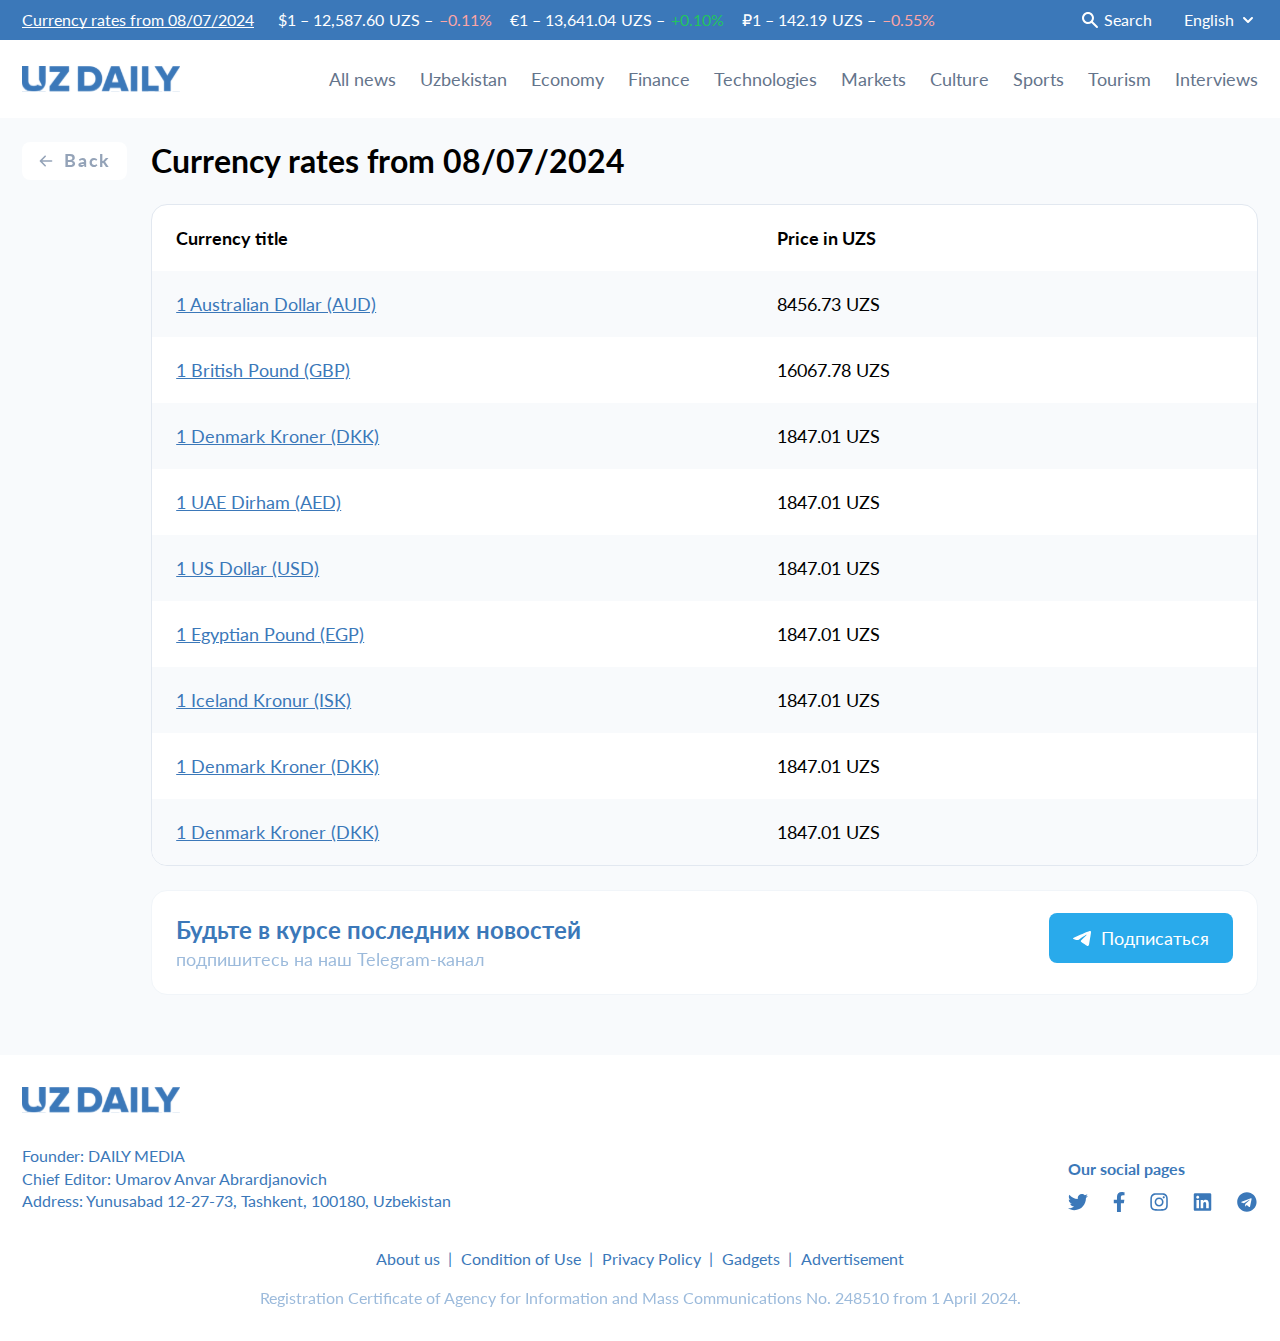
<file: currency.html>
<html lang="en-US">

<head>
    <meta charset="UTF-8">
    <meta name="viewport" content="width=device-width, initial-scale=1">
    <link rel="profile" href="https://gmpg.org/xfn/11">
    <meta name="robots" content="index, follow, max-image-preview:large, max-snippet:-1, max-video-preview:-1">
    <title>uzdaily</title>
    <link rel="stylesheet" href="css/main.css?ver=1.0.0">
</head>

<body>
    <div class="menu_burger">
        <div class="menu_scroll">
            <div class="menu_top">
                <div class="menu_name">Categories</div>
                <ul>
                    <li>
                        <a href="">
                            <span class="icon">
                                <svg width="20" height="20" viewBox="0 0 20 20" fill="none" xmlns="http://www.w3.org/2000/svg">
                                  <path d="M15.8333 16.6667H4.16667C3.24619 16.6667 2.5 15.9205 2.5 15L2.5 4.99999C2.5 4.07952 3.24619 3.33333 4.16667 3.33333L12.5 3.33333C13.4205 3.33333 14.1667 4.07952 14.1667 5V5.83333M15.8333 16.6667C14.9129 16.6667 14.1667 15.9205 14.1667 15L14.1667 5.83333M15.8333 16.6667C16.7538 16.6667 17.5 15.9205 17.5 15V7.5C17.5 6.57952 16.7538 5.83333 15.8333 5.83333L14.1667 5.83333M10.8333 3.33333L7.5 3.33333M5.83333 13.3333H10.8333M5.83333 6.66666H10.8333V10H5.83333V6.66666Z" stroke="#94A3B8" stroke-width="2" stroke-linecap="round" stroke-linejoin="round" />
                                </svg>
                            </span>
                            <span class="name">All news</span>
                        </a>
                    </li>
                    <li>
                        <a href="">
                            <span class="icon">
                                <svg width="20" height="20" viewBox="0 0 20 20" fill="none" xmlns="http://www.w3.org/2000/svg">
                                  <path d="M2.54577 9.16667H4.16667C5.08714 9.16667 5.83333 9.91286 5.83333 10.8333V11.6667C5.83333 12.5871 6.57953 13.3333 7.5 13.3333C8.42047 13.3333 9.16667 14.0795 9.16667 15V17.4542M6.66667 3.2796V4.58333C6.66667 5.73393 7.59941 6.66667 8.75 6.66667H9.16667C10.0871 6.66667 10.8333 7.41286 10.8333 8.33333C10.8333 9.25381 11.5795 10 12.5 10C13.4205 10 14.1667 9.25381 14.1667 8.33333C14.1667 7.41286 14.9129 6.66667 15.8333 6.66667L16.7204 6.66667M12.5 17.0732V15C12.5 14.0795 13.2462 13.3333 14.1667 13.3333H16.7204M17.5 10C17.5 14.1421 14.1421 17.5 10 17.5C5.85786 17.5 2.5 14.1421 2.5 10C2.5 5.85786 5.85786 2.5 10 2.5C14.1421 2.5 17.5 5.85786 17.5 10Z" stroke="#94A3B8" stroke-width="2" stroke-linecap="round" stroke-linejoin="round" />
                                </svg>
                            </span>
                            <span class="name">Uzbekistan</span>
                        </a>
                    </li>
                    <li>
                        <a href="">
                            <span class="icon">
                                <svg width="20" height="20" viewBox="0 0 20 20" fill="none" xmlns="http://www.w3.org/2000/svg">
                                  <path d="M13.6666 16.75H2.99998C1.83331 16.75 0.833313 15.75 0.833313 14.5833V8.50001C0.833313 7.33334 1.83331 6.33334 2.99998 6.33334H13.6666C14.8333 6.33334 15.8333 7.33334 15.8333 8.50001V14.5833C15.8333 15.75 14.8333 16.75 13.6666 16.75ZM2.99998 8.00001C2.74998 8.00001 2.49998 8.25001 2.49998 8.50001V14.5833C2.49998 14.8333 2.74998 15.0833 2.99998 15.0833H13.6666C13.9166 15.0833 14.1666 14.8333 14.1666 14.5833V8.50001C14.1666 8.25001 13.9166 8.00001 13.6666 8.00001H2.99998Z" fill="#94A3B8" />
                                  <path d="M18.3333 13.4167C17.8333 13.4167 17.5 13.0833 17.5 12.5833V5.58333C17.5 5.24999 17.3333 4.99999 17.0833 4.99999H4.24996C3.74996 4.99999 3.41663 4.66666 3.41663 4.16666C3.41663 3.66666 3.74996 3.33333 4.24996 3.33333H17.0833C18.25 3.33333 19.1666 4.33333 19.1666 5.58333V12.5833C19.1666 13 18.8333 13.4167 18.3333 13.4167Z" fill="#94A3B8" />
                                  <path d="M8.33329 14.1667C6.83329 14.1667 5.66663 13 5.66663 11.5C5.66663 10 6.83329 8.83334 8.33329 8.83334C9.83329 8.83334 11 10 11 11.5C11 13 9.83329 14.1667 8.33329 14.1667ZM8.33329 10.5833C7.74996 10.5833 7.33329 11 7.33329 11.5833C7.33329 12.1667 7.74996 12.5 8.33329 12.5C8.91663 12.5 9.33329 12.0833 9.33329 11.5C9.33329 10.9167 8.91663 10.5833 8.33329 10.5833Z" fill="#94A3B8" />
                                  <path d="M4.08333 12.0833C4.4055 12.0833 4.66667 11.8222 4.66667 11.5C4.66667 11.1778 4.4055 10.9167 4.08333 10.9167C3.76117 10.9167 3.5 11.1778 3.5 11.5C3.5 11.8222 3.76117 12.0833 4.08333 12.0833Z" fill="#94A3B8" />
                                  <path d="M12.5833 12.0833C12.9055 12.0833 13.1667 11.8222 13.1667 11.5C13.1667 11.1778 12.9055 10.9167 12.5833 10.9167C12.2612 10.9167 12 11.1778 12 11.5C12 11.8222 12.2612 12.0833 12.5833 12.0833Z" fill="#94A3B8" />
                                </svg>
                            </span>
                            <span class="name">Economy</span>
                        </a>
                    </li>
                    <li>
                        <a href="">
                            <span class="icon">
                                <svg width="20" height="20" viewBox="0 0 20 20" fill="none" xmlns="http://www.w3.org/2000/svg">
                                  <path d="M2.5 8.33333H17.5M5.83333 12.5H6.66667M10 12.5H10.8333M5 15.8333H15C16.3807 15.8333 17.5 14.714 17.5 13.3333V6.66666C17.5 5.28595 16.3807 4.16666 15 4.16666H5C3.61929 4.16666 2.5 5.28595 2.5 6.66666V13.3333C2.5 14.714 3.61929 15.8333 5 15.8333Z" stroke="#94A3B8" stroke-width="1.66667" stroke-linecap="round" stroke-linejoin="round" />
                                </svg>
                            </span>
                            <span class="name">Finance</span>
                        </a>
                    </li>
                    <li>
                        <a href="">
                            <span class="icon">
                                <svg width="20" height="20" viewBox="0 0 20 20" fill="none" xmlns="http://www.w3.org/2000/svg">
                                  <path d="M7.5 2.5V4.16667M12.5 2.5V4.16667M7.5 15.8333V17.5M12.5 15.8333V17.5M4.16667 7.5H2.5M4.16667 12.5H2.5M17.5 7.5H15.8333M17.5 12.5H15.8333M5.83333 15.8333H14.1667C15.0871 15.8333 15.8333 15.0871 15.8333 14.1667V5.83333C15.8333 4.91286 15.0871 4.16667 14.1667 4.16667H5.83333C4.91286 4.16667 4.16667 4.91286 4.16667 5.83333V14.1667C4.16667 15.0871 4.91286 15.8333 5.83333 15.8333ZM7.5 7.5H12.5V12.5H7.5V7.5Z" stroke="#94A3B8" stroke-width="1.66667" stroke-linecap="round" stroke-linejoin="round" />
                                </svg>
                            </span>
                            <span class="name">Technologies</span>
                        </a>
                    </li>
                    <li>
                        <a href="">
                            <span class="icon"><svg width="20" height="20" viewBox="0 0 20 20" fill="none" xmlns="http://www.w3.org/2000/svg">
                              <path d="M6.66667 10.8333V10M10 10.8333V8.33333M13.3333 10.8333V6.66667M6.66667 17.5L10 14.1667L13.3333 17.5M2.5 3.33333H17.5M3.33333 3.33333H16.6667V13.3333C16.6667 13.7936 16.2936 14.1667 15.8333 14.1667H4.16667C3.70643 14.1667 3.33333 13.7936 3.33333 13.3333V3.33333Z" stroke="#94A3B8" stroke-width="1.66667" stroke-linecap="round" stroke-linejoin="round" />
                            </svg></span>
                            <span class="name">Markets</span>
                        </a>
                    </li>
                    <li>
                        <a href="">
                            <span class="icon"><svg width="20" height="20" viewBox="0 0 20 20" fill="none" xmlns="http://www.w3.org/2000/svg">
                              <path d="M6.66667 11.6667V14.1667M10 11.6667V14.1667M13.3333 11.6667V14.1667M2.5 17.5H17.5M2.5 8.33333H17.5M2.5 5.83333L10 2.5L17.5 5.83333M3.33333 8.33333H16.6667V17.5H3.33333V8.33333Z" stroke="#94A3B8" stroke-width="1.66667" stroke-linecap="round" stroke-linejoin="round" />
                            </svg></span>
                            <span class="name">Culture</span>
                        </a>
                    </li>
                    <li>
                        <a href="">
                            <span class="icon"><svg width="20" height="20" viewBox="0 0 20 20" fill="none" xmlns="http://www.w3.org/2000/svg">
                              <path d="M2.5 8.33333H17.5M2.5 11.6667H17.5M10 8.33333V15M4.16667 15H15.8333C16.7538 15 17.5 14.2538 17.5 13.3333V6.66667C17.5 5.74619 16.7538 5 15.8333 5H4.16667C3.24619 5 2.5 5.74619 2.5 6.66667V13.3333C2.5 14.2538 3.24619 15 4.16667 15Z" stroke="#94A3B8" stroke-width="1.66667" />
                            </svg></span>
                            <span class="name">Sports</span>
                        </a>
                    </li>
                    <li>
                        <a href="">
                            <span class="icon"><svg width="20" height="20" viewBox="0 0 20 20" fill="none" xmlns="http://www.w3.org/2000/svg">
                              <path d="M7.5 16.6667L2.96066 14.397C2.67834 14.2558 2.5 13.9673 2.5 13.6516V4.68169C2.5 4.0622 3.15193 3.65929 3.70601 3.93633L7.5 5.83333M7.5 16.6667L12.5 14.1667M7.5 16.6667V5.83333M12.5 14.1667L16.294 16.0637C16.8481 16.3407 17.5 15.9378 17.5 15.3183V6.34836C17.5 6.03271 17.3217 5.74416 17.0393 5.603L12.5 3.33333M12.5 14.1667V3.33333M12.5 3.33333L7.5 5.83333" stroke="#94A3B8" stroke-width="1.66667" stroke-linecap="round" stroke-linejoin="round" />
                            </svg></span>
                            <span class="name">Tourism</span>
                        </a>
                    </li>
                </ul>
            </div>
            <div class="menu_bottom">
                <div class="menu_name">Useful links</div>
                <ul>
                    <li>
                        <a href="">
                            <span class="icon"><svg width="20" height="20" viewBox="0 0 20 20" fill="none" xmlns="http://www.w3.org/2000/svg">
                              <path d="M10.8333 13.3333H10V10H9.16667M10 6.66667H10.0083M17.5 10C17.5 14.1421 14.1421 17.5 10 17.5C5.85786 17.5 2.5 14.1421 2.5 10C2.5 5.85786 5.85786 2.5 10 2.5C14.1421 2.5 17.5 5.85786 17.5 10Z" stroke="#94A3B8" stroke-width="1.66667" stroke-linecap="round" stroke-linejoin="round" />
                            </svg></span>
                            <span class="name">About us</span>
                        </a>
                    </li>
                    <li>
                        <a href="">
                            <span class="icon"><svg width="20" height="20" viewBox="0 0 20 20" fill="none" xmlns="http://www.w3.org/2000/svg">
                              <path d="M7.5 10L9.16667 11.6667L12.5 8.33334M17.1816 4.98695C17.011 4.9956 16.8394 4.99998 16.6667 4.99998C14.1055 4.99998 11.7691 4.03711 9.99994 2.45361C8.23076 4.03705 5.89449 4.99987 3.33333 4.99987C3.16065 4.99987 2.98898 4.9955 2.81844 4.98685C2.61059 5.78986 2.5 6.63202 2.5 7.50001C2.5 12.1596 5.68693 16.0749 10 17.185C14.3131 16.0749 17.5 12.1596 17.5 7.50001C17.5 6.63206 17.3894 5.78993 17.1816 4.98695Z" stroke="#94A3B8" stroke-width="1.66667" stroke-linecap="round" stroke-linejoin="round" />
                            </svg></span>
                            <span class="name">Condition of Use</span>
                        </a>
                    </li>
                    <li>
                        <a href="">
                            <span class="icon"><svg width="20" height="20" viewBox="0 0 20 20" fill="none" xmlns="http://www.w3.org/2000/svg">
                              <path d="M7.5 10L9.16667 11.6667L12.5 8.33334M17.1816 4.98695C17.011 4.9956 16.8394 4.99998 16.6667 4.99998C14.1055 4.99998 11.7691 4.03711 9.99994 2.45361C8.23076 4.03705 5.89449 4.99987 3.33333 4.99987C3.16065 4.99987 2.98898 4.9955 2.81844 4.98685C2.61059 5.78986 2.5 6.63202 2.5 7.50001C2.5 12.1596 5.68693 16.0749 10 17.185C14.3131 16.0749 17.5 12.1596 17.5 7.50001C17.5 6.63206 17.3894 5.78993 17.1816 4.98695Z" stroke="#94A3B8" stroke-width="1.66667" stroke-linecap="round" stroke-linejoin="round" />
                            </svg></span>
                            <span class="name">Privacy Policy</span>
                        </a>
                    </li>
                    <li>
                        <a href="">
                            <span class="icon"><svg width="20" height="20" viewBox="0 0 20 20" fill="none" xmlns="http://www.w3.org/2000/svg">
                              <path d="M3.33331 3.33334V7.50001H3.81791M16.6151 9.16668C16.205 5.87808 13.3997 3.33334 9.99998 3.33334C7.20216 3.33334 4.80689 5.05682 3.81791 7.50001M3.81791 7.50001H7.49998M16.6666 16.6667V12.5H16.182M16.182 12.5C15.1931 14.9432 12.7978 16.6667 9.99998 16.6667C6.6003 16.6667 3.79497 14.1219 3.38489 10.8333M16.182 12.5H12.5" stroke="#94A3B8" stroke-width="1.66667" stroke-linecap="round" stroke-linejoin="round" />
                            </svg></span>
                            <span class="name">Currency rate</span>
                        </a>
                    </li>
                </ul>
            </div>
        </div>
    </div>
    <div class="site_wrapper">
        <header class="header">
            <div class="header_top">
                <div class="block_inner">
                    <div class="currency_block">
                        <a href="currency.html" class="name">Currency rates from 08/07/2024</a>
                        <div class="inner">
                            <section id="currencyconverter_minimalistic-2" class="widget widget_currencyconverter_minimalistic">
                                <div class="currencyconverter-minimalistic-container">
                                    <div class="currencyconverter-minimalistic-single-currency usd_currency">
                                        <div class="currencyconverter-minimalistic-row">
                                            <span class="currencyconverter-minimalistic-currency-price">$1 – 12,587.60</span>
                                        </div>
                                        <div class="currencyconverter-minimalistic-row">
                                            <span class="currencyconverter-minimalistic-inline-list">
                                                <span class="currencyconverter-minimalistic-inline-list-item currencyconverter-minimalistic-ticker">UZS – </span><span class="currencyconverter-minimalistic-inline-list-item currencyconverter-minimalistic-change-percentage red">
                                                    –0.11<span class="currencyconverter-percentage-symbol">%</span> </span> </span>
                                        </div>
                                    </div>
                                    <div class="currencyconverter-minimalistic-single-currency">
                                        <div class="currencyconverter-minimalistic-row">
                                            <span class="currencyconverter-minimalistic-currency-price">€1 – 13,641.04</span>
                                        </div>
                                        <div class="currencyconverter-minimalistic-row">
                                            <span class="currencyconverter-minimalistic-inline-list">
                                                <span class="currencyconverter-minimalistic-inline-list-item currencyconverter-minimalistic-ticker">UZS – </span><span class="currencyconverter-minimalistic-inline-list-item currencyconverter-minimalistic-change-percentage green">
                                                    +0.10<span class="currencyconverter-percentage-symbol">%</span> </span> </span>
                                        </div>
                                    </div>
                                    <div class="currencyconverter-minimalistic-single-currency">
                                        <div class="currencyconverter-minimalistic-row">
                                            <span class="currencyconverter-minimalistic-currency-price">₽1 – 142.19</span>
                                        </div>
                                        <div class="currencyconverter-minimalistic-row">
                                            <span class="currencyconverter-minimalistic-inline-list">
                                                <span class="currencyconverter-minimalistic-inline-list-item currencyconverter-minimalistic-ticker">UZS – </span><span class="currencyconverter-minimalistic-inline-list-item currencyconverter-minimalistic-change-percentage red">
                                                    –0.55<span class="currencyconverter-percentage-symbol">%</span> </span> </span>
                                        </div>
                                    </div>
                                </div>
                            </section>
                        </div>
                    </div>
                    <a href="search.html" class="search_btn">Search</a>
                    <div class="lang_block">
                        <div class="lang_block_inner">
                            <div class="dropdown-item-current">English</div>
                            <div class="inner">
                                <a class="dropdown-item current" href="http://localhost:8888/uzde/">English</a>
                                <a class="dropdown-item" href="http://localhost:8888/uzde/ru/vse-novosti/">Русский</a>
                                <a class="dropdown-item" href="http://localhost:8888/uzde/uz/barcha-yangiliklar/">Oʻzbek</a>
                            </div>
                        </div>
                    </div>
                </div>
            </div>
            <div class="header_bottom">
                <div class="block_inner">
                    <div class="logo">
                        <a href="http://localhost:8888/uzde/" class="custom-logo-link" rel="home" aria-current="page">
                            <img src="files/logo.svg">
                        </a> 
                    </div>
                    <div class="header_menu">
                        <ul>
                            <li><a href="category.html">All news</a></li>
                            <li><a href="category.html">Uzbekistan</a></li>
                            <li><a href="category.html">Economy</a></li>
                            <li><a href="category.html">Finance</a></li>
                            <li><a href="category.html">Technologies</a></li>
                            <li><a href="category.html">Markets</a></li>
                            <li><a href="category.html">Culture</a></li>
                            <li><a href="category.html">Sports</a></li>
                            <li><a href="category.html">Tourism</a></li>
                            <li><a href="category.html">Interviews</a></li>
                        </ul>
                    </div>
                    <div class="search_btn_mobile"></div>
                    <div class="burger"></div>
                    <div class="search_form_popup">
                        <form action="">
                            <input type="text" placeholder="Search news">
                            <input type="submit" class="search_button">
                        </form>
                    </div>
                </div>
            </div>
        </header>
        <div class="content_block_wr">
            <div class="page_text_wr">
                <div class="block_inner">
                    <a href="" class="back_btn">Back</a>
                    <div class="left">
                        <h1>Currency rates from 08/07/2024</h1>
                        <div class="content_table_body">
                            <div class="table_title">
                                <div class="name">Currency title</div>
                                <div class="price">Price in UZS</div>
                            </div>
                            <div class="table_body">
                                <div class="row">
                                    <div class="name">
                                        <a href="currency-page.html">1 Australian Dollar (AUD)</a>
                                    </div>
                                    <div class="price">8456.73 UZS</div>
                                </div>
                                <div class="row">
                                    <div class="name">
                                        <a href="currency-page.html">1 British Pound (GBP)</a>
                                    </div>
                                    <div class="price">16067.78 UZS</div>
                                </div>
                                <div class="row">
                                    <div class="name">
                                        <a href="currency-page.html">1 Denmark Kroner (DKK)</a>
                                    </div>
                                    <div class="price">1847.01 UZS</div>
                                </div>
                                <div class="row">
                                    <div class="name">
                                        <a href="currency-page.html">1 UAE Dirham (AED)</a>
                                    </div>
                                    <div class="price">1847.01 UZS</div>
                                </div>
                                <div class="row">
                                    <div class="name">
                                        <a href="currency-page.html">1 US Dollar (USD)    </a>
                                    </div>
                                    <div class="price">1847.01 UZS</div>
                                </div>
                                <div class="row">
                                    <div class="name">
                                        <a href="currency-page.html">1 Egyptian Pound (EGP)</a>
                                    </div>
                                    <div class="price">1847.01 UZS</div>
                                </div>
                                <div class="row">
                                    <div class="name">
                                        <a href="currency-page.html">1 Iceland Kronur (ISK)   </a>
                                    </div>
                                    <div class="price">1847.01 UZS</div>
                                </div>
                                <div class="row">
                                    <div class="name">
                                        <a href="currency-page.html">1 Denmark Kroner (DKK)</a>
                                    </div>
                                    <div class="price">1847.01 UZS</div>
                                </div>
                                <div class="row">
                                    <div class="name">
                                        <a href="currency-page.html">1 Denmark Kroner (DKK)</a>
                                    </div>
                                    <div class="price">1847.01 UZS</div>
                                </div>
                            </div>
                        </div>
                        <div class="tg_btn_block">
                            <div class="block_inner">
                                <div class="text">
                                    <div class="title">Будьте в курсе последних новостей</div>
                                    <div class="body">подпишитесь на наш Telegram-канал</div>
                                </div>
                                <div class="btn_tg">
                                    <a href="#" target="_blank">Подписаться</a>
                                </div>
                            </div>
                        </div>
                    </div>
                </div>
            </div>
        </div>
        <footer class="footer">
            <div class="block_inner">
                <div class="footer_top">
                    <div class="left">
                        <div class="logo">
                            <a href="http://localhost:8888/uzde/" class="custom-logo-link" rel="home" aria-current="page"><img width="158" height="26" src="files/logo.svg" class="custom-logo" alt="uzdaily" decoding="async"></a> </div>
                        <div class="text">Founder: DAILY MEDIA <br>Chief Editor: Umarov Anvar Abrardjanovich <br>Address: Yunusabad 12-27-73, Tashkent, 100180, Uzbekistan</div>
                    </div>
                    <div class="right">
                        <div class="title">Our social pages</div>
                        <div class="inner">
                            <a href="">
                                <img src="files/soc1.svg" alt="">
                            </a>
                            <a href="">
                                <img src="files/soc2.svg" alt="">
                            </a>
                            <a href="">
                                <img src="files/soc3.svg" alt="">
                            </a>
                            <a href="">
                                <img src="files/soc4.svg" alt="">
                            </a>
                            <a href="">
                                <img src="files/soc5.svg" alt="">
                            </a>
                        </div>
                    </div>
                </div>
                <div class="footer_bottom">
                    <div class="footer_link">
                        <ul id="menu-menu_footer_en" class="menu">
                            <li><a href="http://localhost:8888/uzde/about-us/">About us</a></li>
                            <li><a href="http://localhost:8888/uzde/condition-of-use/">Condition of Use</a></li>
                            <li><a href="http://localhost:8888/uzde/privacy-policy/">Privacy Policy</a></li>
                            <li><a href="http://localhost:8888/uzde/gadgets/">Gadgets</a></li>
                            <li><a href="http://localhost:8888/uzde/advertisement/">Advertisement</a></li>
                        </ul>
                    </div>
                    <div class="copy">Registration Certificate of Agency for Information and Mass Communications No. 248510 from 1 April 2024.</div>
                </div>
            </div>
        </footer>
    </div>
    <script src="js/jquery.min.js?ver=1.0.0"></script>
    <script src="js/main.js?ver=1.0.0"></script>
</body>

</html>
</file>
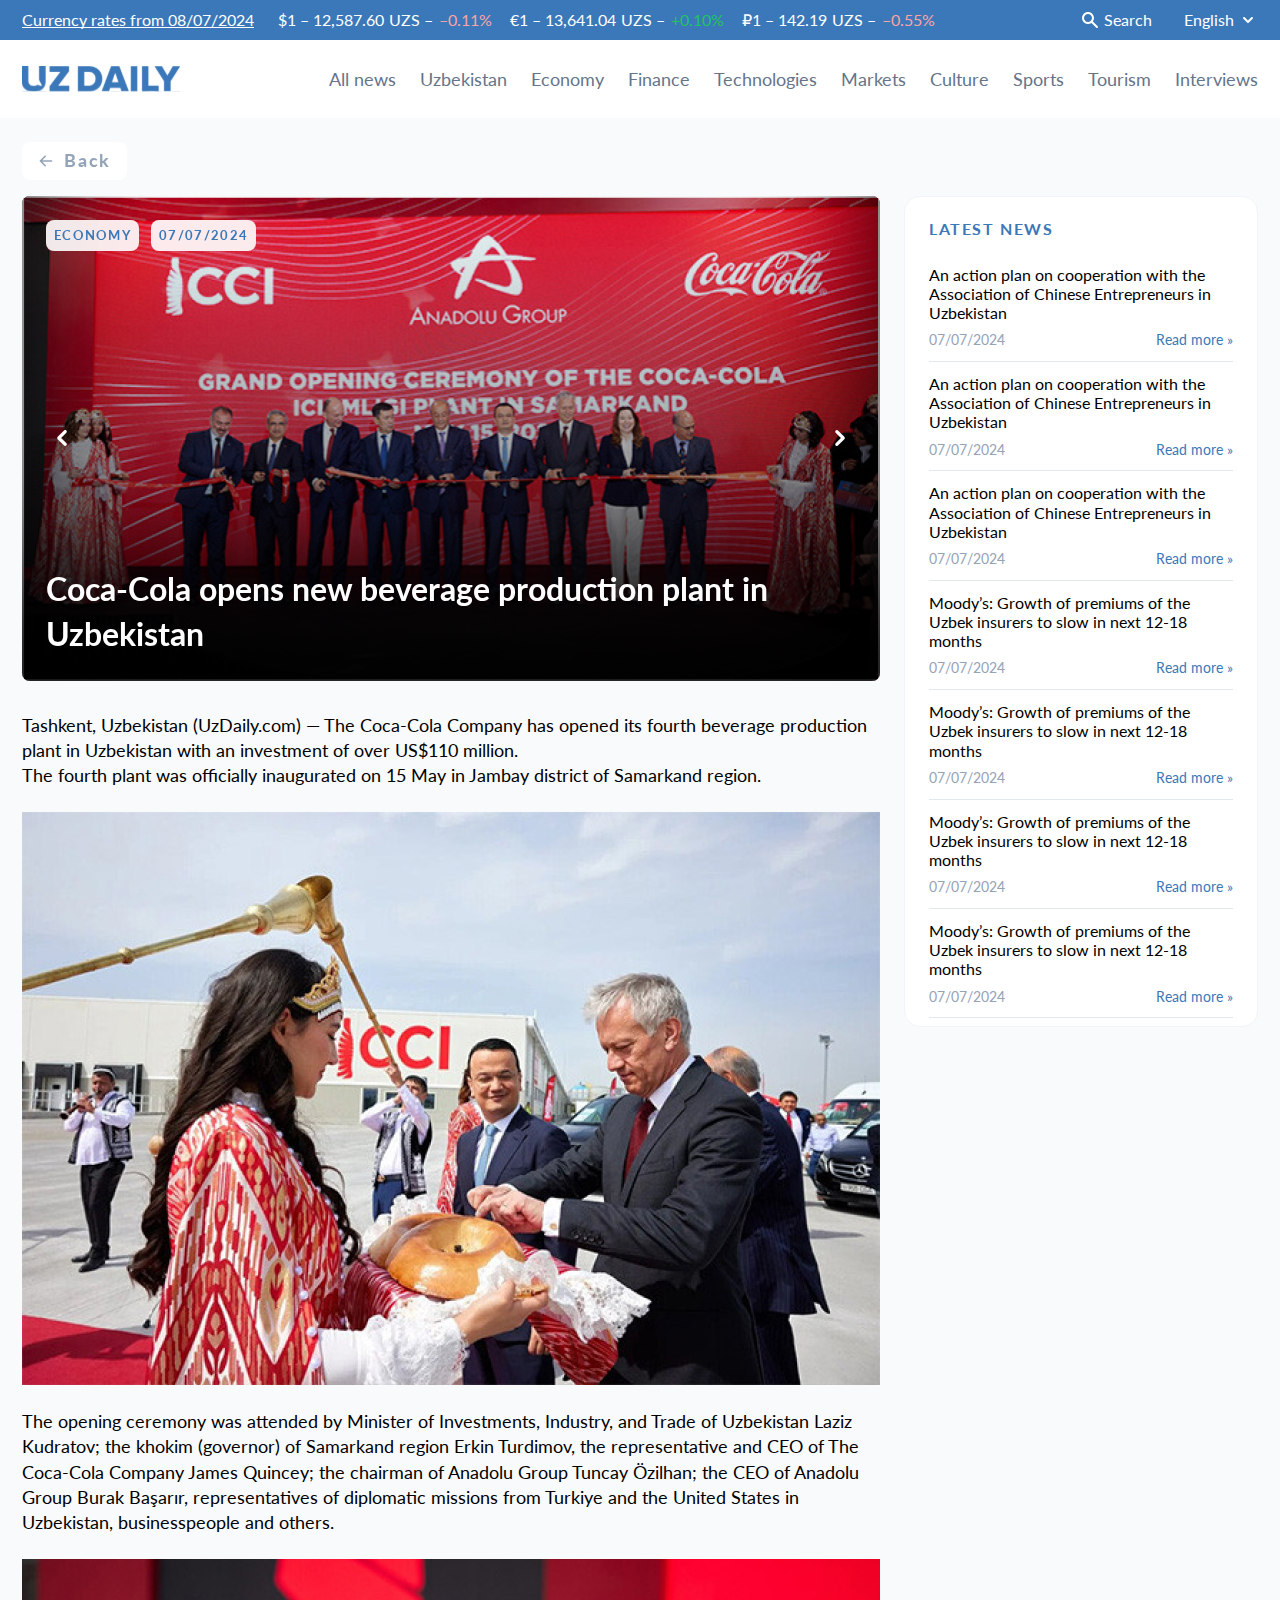
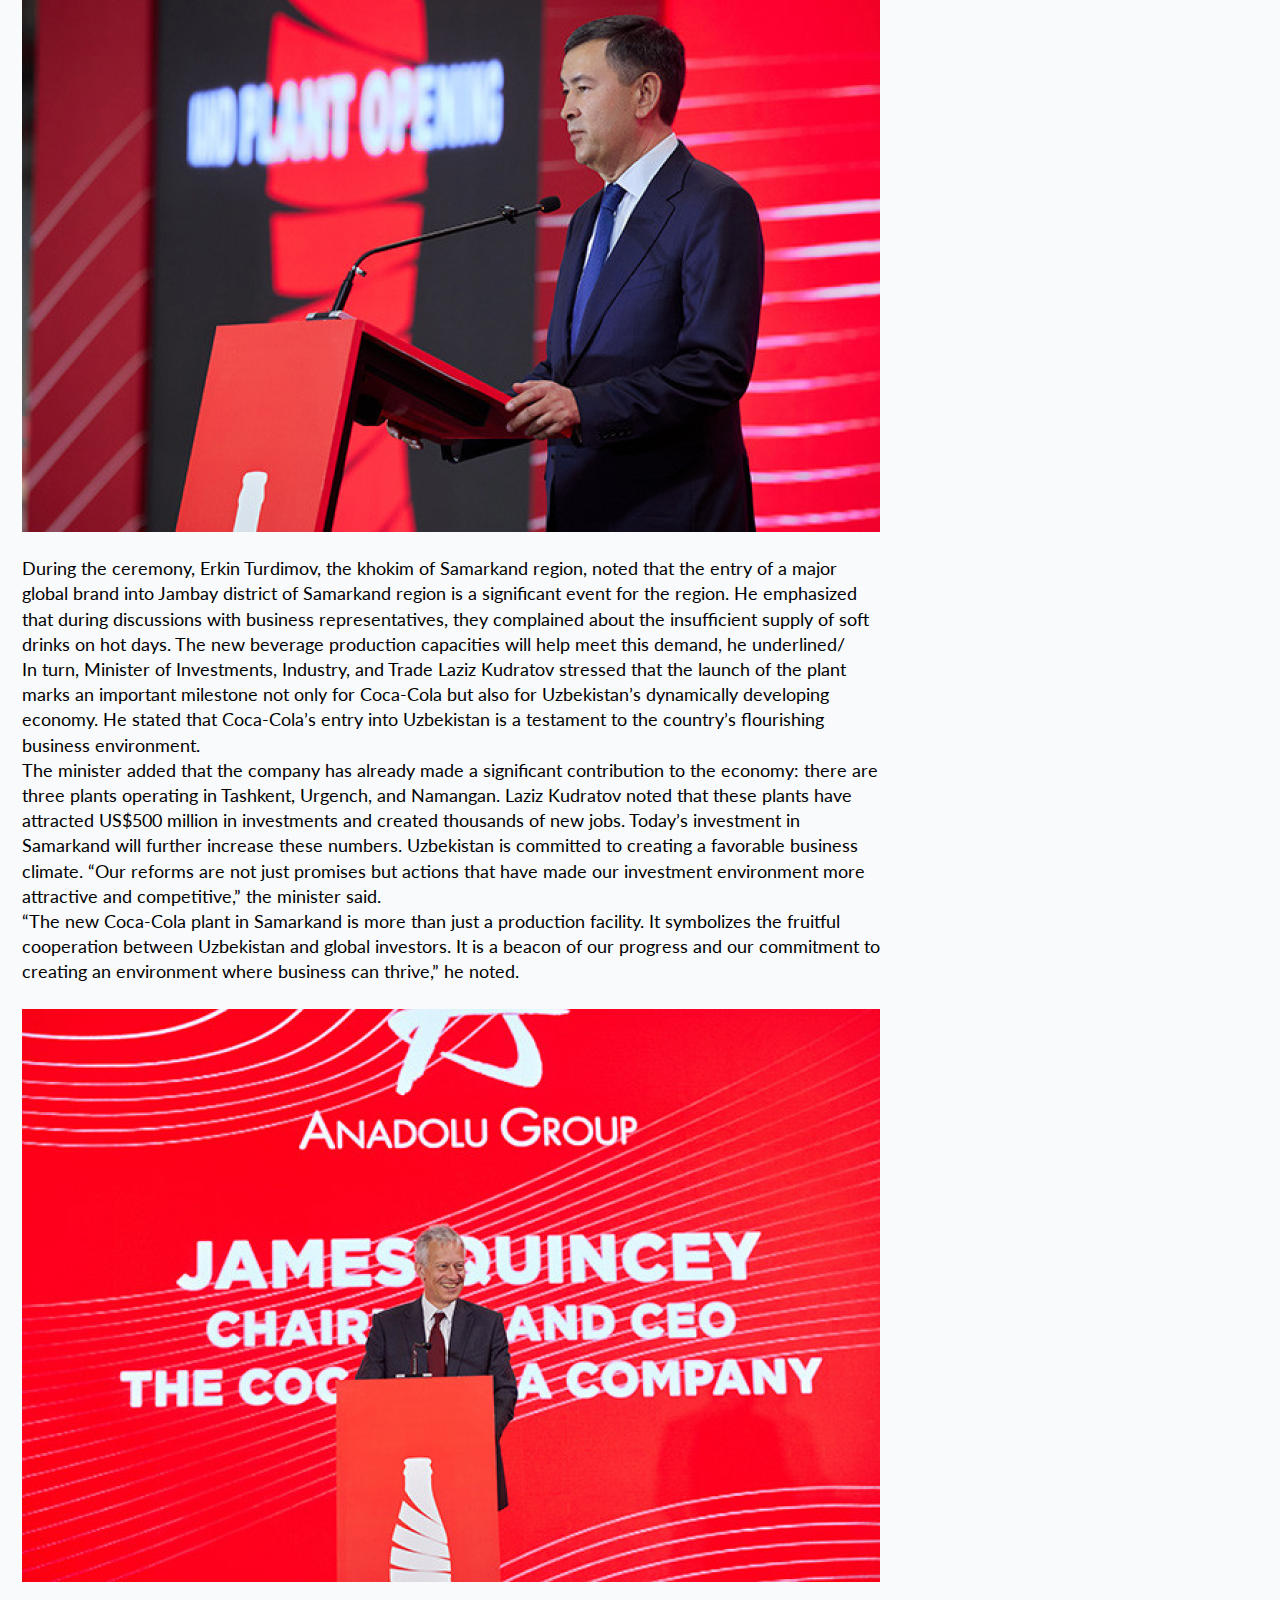
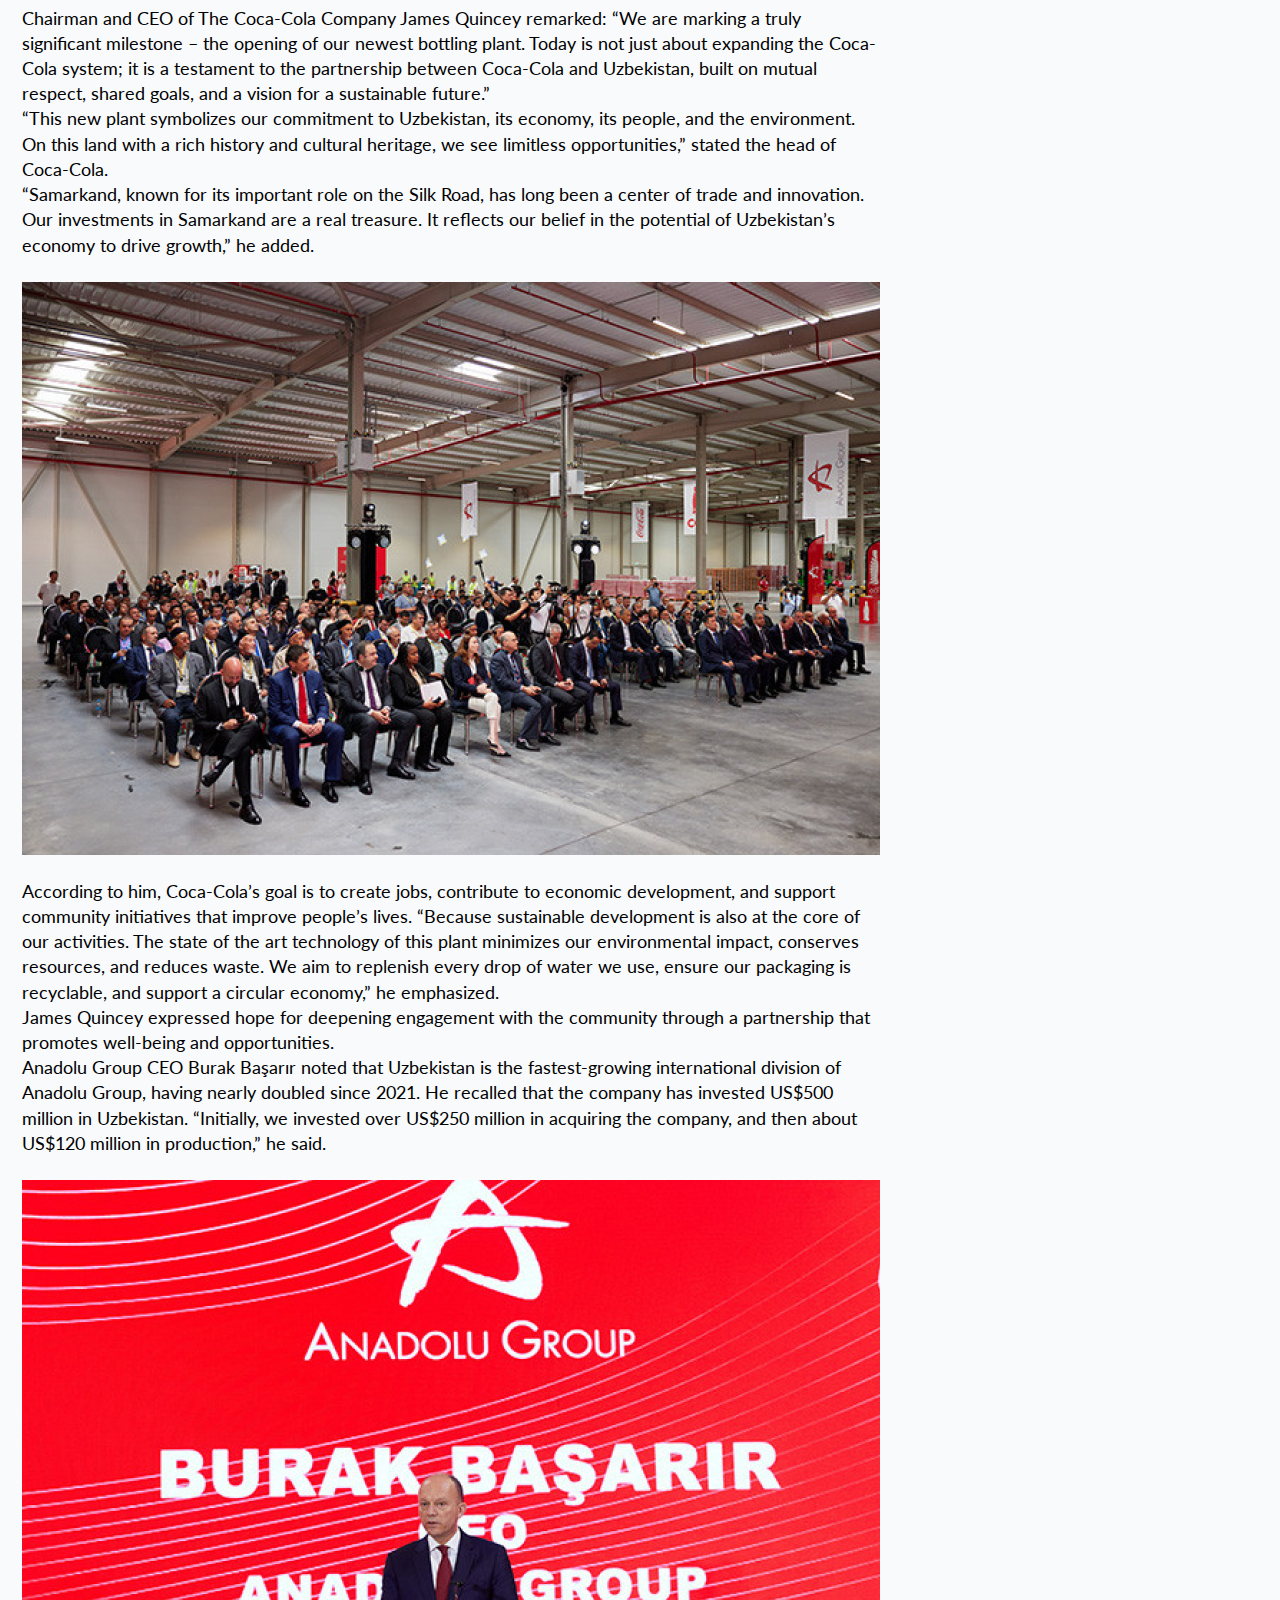
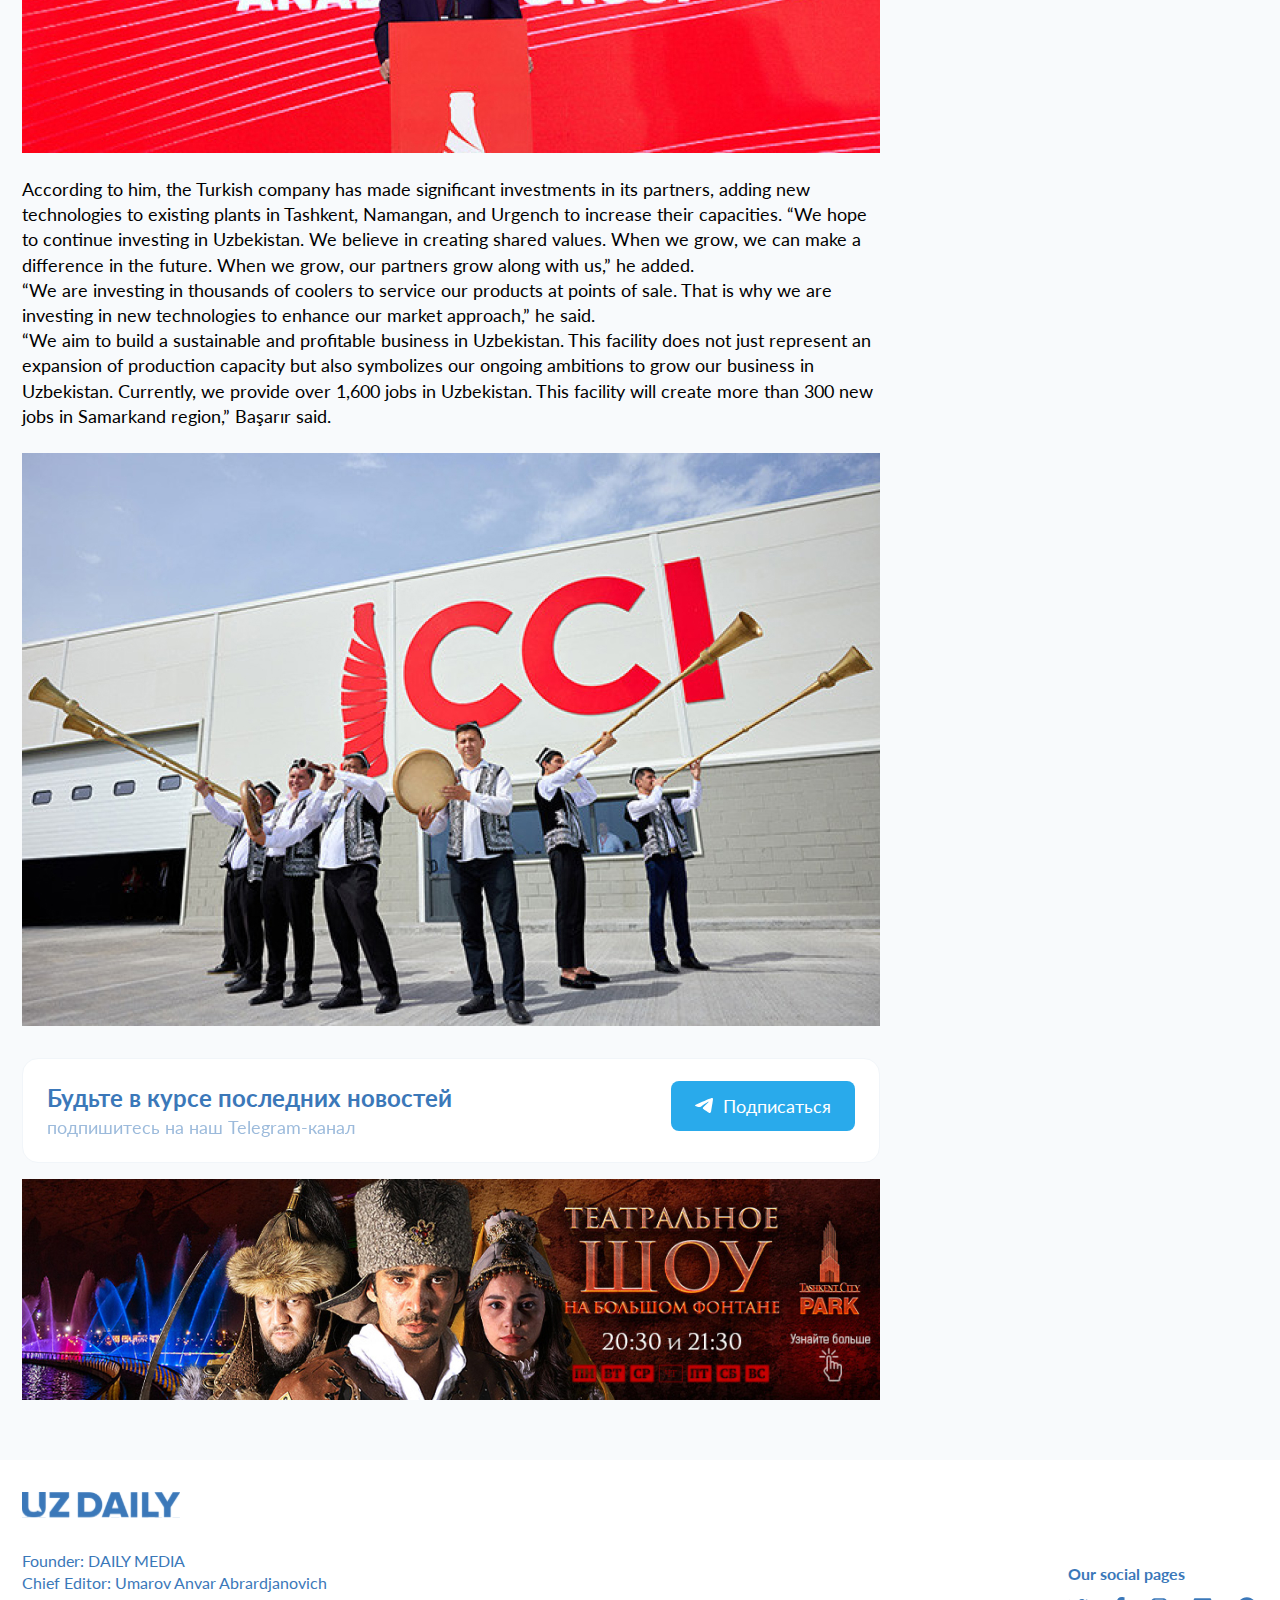
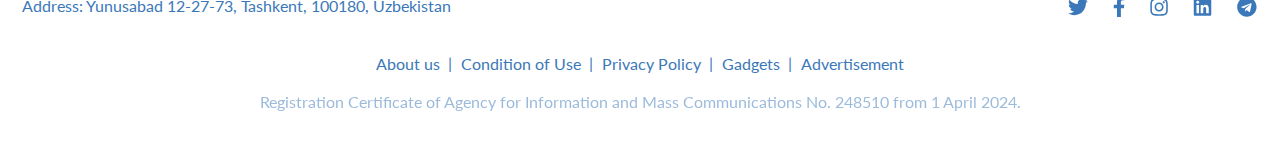
<file: detal.html>
<html lang="en-US">

<head>
    <meta charset="UTF-8">
    <meta name="viewport" content="width=device-width, initial-scale=1">
    <link rel="profile" href="https://gmpg.org/xfn/11">
    <meta name="robots" content="index, follow, max-image-preview:large, max-snippet:-1, max-video-preview:-1">
    <title>uzdaily</title>
    <link rel="stylesheet" href="css/swiper-bundle.min.css">
    <link rel="stylesheet" href="css/main.css?ver=1.0.0">
</head>

<body>
    <div class="menu_burger">
        <div class="menu_scroll">
            <div class="menu_top">
                <div class="menu_name">Categories</div>
                <ul>
                    <li>
                        <a href="">
                            <span class="icon">
                                <svg width="20" height="20" viewBox="0 0 20 20" fill="none" xmlns="http://www.w3.org/2000/svg">
                                  <path d="M15.8333 16.6667H4.16667C3.24619 16.6667 2.5 15.9205 2.5 15L2.5 4.99999C2.5 4.07952 3.24619 3.33333 4.16667 3.33333L12.5 3.33333C13.4205 3.33333 14.1667 4.07952 14.1667 5V5.83333M15.8333 16.6667C14.9129 16.6667 14.1667 15.9205 14.1667 15L14.1667 5.83333M15.8333 16.6667C16.7538 16.6667 17.5 15.9205 17.5 15V7.5C17.5 6.57952 16.7538 5.83333 15.8333 5.83333L14.1667 5.83333M10.8333 3.33333L7.5 3.33333M5.83333 13.3333H10.8333M5.83333 6.66666H10.8333V10H5.83333V6.66666Z" stroke="#94A3B8" stroke-width="2" stroke-linecap="round" stroke-linejoin="round" />
                                </svg>
                            </span>
                            <span class="name">All news</span>
                        </a>
                    </li>
                    <li>
                        <a href="">
                            <span class="icon">
                                <svg width="20" height="20" viewBox="0 0 20 20" fill="none" xmlns="http://www.w3.org/2000/svg">
                                  <path d="M2.54577 9.16667H4.16667C5.08714 9.16667 5.83333 9.91286 5.83333 10.8333V11.6667C5.83333 12.5871 6.57953 13.3333 7.5 13.3333C8.42047 13.3333 9.16667 14.0795 9.16667 15V17.4542M6.66667 3.2796V4.58333C6.66667 5.73393 7.59941 6.66667 8.75 6.66667H9.16667C10.0871 6.66667 10.8333 7.41286 10.8333 8.33333C10.8333 9.25381 11.5795 10 12.5 10C13.4205 10 14.1667 9.25381 14.1667 8.33333C14.1667 7.41286 14.9129 6.66667 15.8333 6.66667L16.7204 6.66667M12.5 17.0732V15C12.5 14.0795 13.2462 13.3333 14.1667 13.3333H16.7204M17.5 10C17.5 14.1421 14.1421 17.5 10 17.5C5.85786 17.5 2.5 14.1421 2.5 10C2.5 5.85786 5.85786 2.5 10 2.5C14.1421 2.5 17.5 5.85786 17.5 10Z" stroke="#94A3B8" stroke-width="2" stroke-linecap="round" stroke-linejoin="round" />
                                </svg>
                            </span>
                            <span class="name">Uzbekistan</span>
                        </a>
                    </li>
                    <li>
                        <a href="">
                            <span class="icon">
                                <svg width="20" height="20" viewBox="0 0 20 20" fill="none" xmlns="http://www.w3.org/2000/svg">
                                  <path d="M13.6666 16.75H2.99998C1.83331 16.75 0.833313 15.75 0.833313 14.5833V8.50001C0.833313 7.33334 1.83331 6.33334 2.99998 6.33334H13.6666C14.8333 6.33334 15.8333 7.33334 15.8333 8.50001V14.5833C15.8333 15.75 14.8333 16.75 13.6666 16.75ZM2.99998 8.00001C2.74998 8.00001 2.49998 8.25001 2.49998 8.50001V14.5833C2.49998 14.8333 2.74998 15.0833 2.99998 15.0833H13.6666C13.9166 15.0833 14.1666 14.8333 14.1666 14.5833V8.50001C14.1666 8.25001 13.9166 8.00001 13.6666 8.00001H2.99998Z" fill="#94A3B8" />
                                  <path d="M18.3333 13.4167C17.8333 13.4167 17.5 13.0833 17.5 12.5833V5.58333C17.5 5.24999 17.3333 4.99999 17.0833 4.99999H4.24996C3.74996 4.99999 3.41663 4.66666 3.41663 4.16666C3.41663 3.66666 3.74996 3.33333 4.24996 3.33333H17.0833C18.25 3.33333 19.1666 4.33333 19.1666 5.58333V12.5833C19.1666 13 18.8333 13.4167 18.3333 13.4167Z" fill="#94A3B8" />
                                  <path d="M8.33329 14.1667C6.83329 14.1667 5.66663 13 5.66663 11.5C5.66663 10 6.83329 8.83334 8.33329 8.83334C9.83329 8.83334 11 10 11 11.5C11 13 9.83329 14.1667 8.33329 14.1667ZM8.33329 10.5833C7.74996 10.5833 7.33329 11 7.33329 11.5833C7.33329 12.1667 7.74996 12.5 8.33329 12.5C8.91663 12.5 9.33329 12.0833 9.33329 11.5C9.33329 10.9167 8.91663 10.5833 8.33329 10.5833Z" fill="#94A3B8" />
                                  <path d="M4.08333 12.0833C4.4055 12.0833 4.66667 11.8222 4.66667 11.5C4.66667 11.1778 4.4055 10.9167 4.08333 10.9167C3.76117 10.9167 3.5 11.1778 3.5 11.5C3.5 11.8222 3.76117 12.0833 4.08333 12.0833Z" fill="#94A3B8" />
                                  <path d="M12.5833 12.0833C12.9055 12.0833 13.1667 11.8222 13.1667 11.5C13.1667 11.1778 12.9055 10.9167 12.5833 10.9167C12.2612 10.9167 12 11.1778 12 11.5C12 11.8222 12.2612 12.0833 12.5833 12.0833Z" fill="#94A3B8" />
                                </svg>
                            </span>
                            <span class="name">Economy</span>
                        </a>
                    </li>
                    <li>
                        <a href="">
                            <span class="icon">
                                <svg width="20" height="20" viewBox="0 0 20 20" fill="none" xmlns="http://www.w3.org/2000/svg">
                                  <path d="M2.5 8.33333H17.5M5.83333 12.5H6.66667M10 12.5H10.8333M5 15.8333H15C16.3807 15.8333 17.5 14.714 17.5 13.3333V6.66666C17.5 5.28595 16.3807 4.16666 15 4.16666H5C3.61929 4.16666 2.5 5.28595 2.5 6.66666V13.3333C2.5 14.714 3.61929 15.8333 5 15.8333Z" stroke="#94A3B8" stroke-width="1.66667" stroke-linecap="round" stroke-linejoin="round" />
                                </svg>
                            </span>
                            <span class="name">Finance</span>
                        </a>
                    </li>
                    <li>
                        <a href="">
                            <span class="icon">
                                <svg width="20" height="20" viewBox="0 0 20 20" fill="none" xmlns="http://www.w3.org/2000/svg">
                                  <path d="M7.5 2.5V4.16667M12.5 2.5V4.16667M7.5 15.8333V17.5M12.5 15.8333V17.5M4.16667 7.5H2.5M4.16667 12.5H2.5M17.5 7.5H15.8333M17.5 12.5H15.8333M5.83333 15.8333H14.1667C15.0871 15.8333 15.8333 15.0871 15.8333 14.1667V5.83333C15.8333 4.91286 15.0871 4.16667 14.1667 4.16667H5.83333C4.91286 4.16667 4.16667 4.91286 4.16667 5.83333V14.1667C4.16667 15.0871 4.91286 15.8333 5.83333 15.8333ZM7.5 7.5H12.5V12.5H7.5V7.5Z" stroke="#94A3B8" stroke-width="1.66667" stroke-linecap="round" stroke-linejoin="round" />
                                </svg>
                            </span>
                            <span class="name">Technologies</span>
                        </a>
                    </li>
                    <li>
                        <a href="">
                            <span class="icon"><svg width="20" height="20" viewBox="0 0 20 20" fill="none" xmlns="http://www.w3.org/2000/svg">
                              <path d="M6.66667 10.8333V10M10 10.8333V8.33333M13.3333 10.8333V6.66667M6.66667 17.5L10 14.1667L13.3333 17.5M2.5 3.33333H17.5M3.33333 3.33333H16.6667V13.3333C16.6667 13.7936 16.2936 14.1667 15.8333 14.1667H4.16667C3.70643 14.1667 3.33333 13.7936 3.33333 13.3333V3.33333Z" stroke="#94A3B8" stroke-width="1.66667" stroke-linecap="round" stroke-linejoin="round" />
                            </svg></span>
                            <span class="name">Markets</span>
                        </a>
                    </li>
                    <li>
                        <a href="">
                            <span class="icon"><svg width="20" height="20" viewBox="0 0 20 20" fill="none" xmlns="http://www.w3.org/2000/svg">
                              <path d="M6.66667 11.6667V14.1667M10 11.6667V14.1667M13.3333 11.6667V14.1667M2.5 17.5H17.5M2.5 8.33333H17.5M2.5 5.83333L10 2.5L17.5 5.83333M3.33333 8.33333H16.6667V17.5H3.33333V8.33333Z" stroke="#94A3B8" stroke-width="1.66667" stroke-linecap="round" stroke-linejoin="round" />
                            </svg></span>
                            <span class="name">Culture</span>
                        </a>
                    </li>
                    <li>
                        <a href="">
                            <span class="icon"><svg width="20" height="20" viewBox="0 0 20 20" fill="none" xmlns="http://www.w3.org/2000/svg">
                              <path d="M2.5 8.33333H17.5M2.5 11.6667H17.5M10 8.33333V15M4.16667 15H15.8333C16.7538 15 17.5 14.2538 17.5 13.3333V6.66667C17.5 5.74619 16.7538 5 15.8333 5H4.16667C3.24619 5 2.5 5.74619 2.5 6.66667V13.3333C2.5 14.2538 3.24619 15 4.16667 15Z" stroke="#94A3B8" stroke-width="1.66667" />
                            </svg></span>
                            <span class="name">Sports</span>
                        </a>
                    </li>
                    <li>
                        <a href="">
                            <span class="icon"><svg width="20" height="20" viewBox="0 0 20 20" fill="none" xmlns="http://www.w3.org/2000/svg">
                              <path d="M7.5 16.6667L2.96066 14.397C2.67834 14.2558 2.5 13.9673 2.5 13.6516V4.68169C2.5 4.0622 3.15193 3.65929 3.70601 3.93633L7.5 5.83333M7.5 16.6667L12.5 14.1667M7.5 16.6667V5.83333M12.5 14.1667L16.294 16.0637C16.8481 16.3407 17.5 15.9378 17.5 15.3183V6.34836C17.5 6.03271 17.3217 5.74416 17.0393 5.603L12.5 3.33333M12.5 14.1667V3.33333M12.5 3.33333L7.5 5.83333" stroke="#94A3B8" stroke-width="1.66667" stroke-linecap="round" stroke-linejoin="round" />
                            </svg></span>
                            <span class="name">Tourism</span>
                        </a>
                    </li>
                </ul>
            </div>
            <div class="menu_bottom">
                <div class="menu_name">Useful links</div>
                <ul>
                    <li>
                        <a href="">
                            <span class="icon"><svg width="20" height="20" viewBox="0 0 20 20" fill="none" xmlns="http://www.w3.org/2000/svg">
                              <path d="M10.8333 13.3333H10V10H9.16667M10 6.66667H10.0083M17.5 10C17.5 14.1421 14.1421 17.5 10 17.5C5.85786 17.5 2.5 14.1421 2.5 10C2.5 5.85786 5.85786 2.5 10 2.5C14.1421 2.5 17.5 5.85786 17.5 10Z" stroke="#94A3B8" stroke-width="1.66667" stroke-linecap="round" stroke-linejoin="round" />
                            </svg></span>
                            <span class="name">About us</span>
                        </a>
                    </li>
                    <li>
                        <a href="">
                            <span class="icon"><svg width="20" height="20" viewBox="0 0 20 20" fill="none" xmlns="http://www.w3.org/2000/svg">
                              <path d="M7.5 10L9.16667 11.6667L12.5 8.33334M17.1816 4.98695C17.011 4.9956 16.8394 4.99998 16.6667 4.99998C14.1055 4.99998 11.7691 4.03711 9.99994 2.45361C8.23076 4.03705 5.89449 4.99987 3.33333 4.99987C3.16065 4.99987 2.98898 4.9955 2.81844 4.98685C2.61059 5.78986 2.5 6.63202 2.5 7.50001C2.5 12.1596 5.68693 16.0749 10 17.185C14.3131 16.0749 17.5 12.1596 17.5 7.50001C17.5 6.63206 17.3894 5.78993 17.1816 4.98695Z" stroke="#94A3B8" stroke-width="1.66667" stroke-linecap="round" stroke-linejoin="round" />
                            </svg></span>
                            <span class="name">Condition of Use</span>
                        </a>
                    </li>
                    <li>
                        <a href="">
                            <span class="icon"><svg width="20" height="20" viewBox="0 0 20 20" fill="none" xmlns="http://www.w3.org/2000/svg">
                              <path d="M7.5 10L9.16667 11.6667L12.5 8.33334M17.1816 4.98695C17.011 4.9956 16.8394 4.99998 16.6667 4.99998C14.1055 4.99998 11.7691 4.03711 9.99994 2.45361C8.23076 4.03705 5.89449 4.99987 3.33333 4.99987C3.16065 4.99987 2.98898 4.9955 2.81844 4.98685C2.61059 5.78986 2.5 6.63202 2.5 7.50001C2.5 12.1596 5.68693 16.0749 10 17.185C14.3131 16.0749 17.5 12.1596 17.5 7.50001C17.5 6.63206 17.3894 5.78993 17.1816 4.98695Z" stroke="#94A3B8" stroke-width="1.66667" stroke-linecap="round" stroke-linejoin="round" />
                            </svg></span>
                            <span class="name">Privacy Policy</span>
                        </a>
                    </li>
                    <li>
                        <a href="">
                            <span class="icon"><svg width="20" height="20" viewBox="0 0 20 20" fill="none" xmlns="http://www.w3.org/2000/svg">
                              <path d="M3.33331 3.33334V7.50001H3.81791M16.6151 9.16668C16.205 5.87808 13.3997 3.33334 9.99998 3.33334C7.20216 3.33334 4.80689 5.05682 3.81791 7.50001M3.81791 7.50001H7.49998M16.6666 16.6667V12.5H16.182M16.182 12.5C15.1931 14.9432 12.7978 16.6667 9.99998 16.6667C6.6003 16.6667 3.79497 14.1219 3.38489 10.8333M16.182 12.5H12.5" stroke="#94A3B8" stroke-width="1.66667" stroke-linecap="round" stroke-linejoin="round" />
                            </svg></span>
                            <span class="name">Currency rate</span>
                        </a>
                    </li>
                </ul>
            </div>
        </div>
    </div>
    <div class="site_wrapper">
        <header class="header">
            <div class="header_top">
                <div class="block_inner">
                    <div class="currency_block">
                        <a href="currency.html" class="name">Currency rates from 08/07/2024</a>
                        <div class="inner">
                            <section id="currencyconverter_minimalistic-2" class="widget widget_currencyconverter_minimalistic">
                                <div class="currencyconverter-minimalistic-container">
                                    <div class="currencyconverter-minimalistic-single-currency usd_currency">
                                        <div class="currencyconverter-minimalistic-row">
                                            <span class="currencyconverter-minimalistic-currency-price">$1 – 12,587.60</span>
                                        </div>
                                        <div class="currencyconverter-minimalistic-row">
                                            <span class="currencyconverter-minimalistic-inline-list">
                                                <span class="currencyconverter-minimalistic-inline-list-item currencyconverter-minimalistic-ticker">UZS – </span><span class="currencyconverter-minimalistic-inline-list-item currencyconverter-minimalistic-change-percentage red">
                                                    –0.11<span class="currencyconverter-percentage-symbol">%</span> </span> </span>
                                        </div>
                                    </div>
                                    <div class="currencyconverter-minimalistic-single-currency">
                                        <div class="currencyconverter-minimalistic-row">
                                            <span class="currencyconverter-minimalistic-currency-price">€1 – 13,641.04</span>
                                        </div>
                                        <div class="currencyconverter-minimalistic-row">
                                            <span class="currencyconverter-minimalistic-inline-list">
                                                <span class="currencyconverter-minimalistic-inline-list-item currencyconverter-minimalistic-ticker">UZS – </span><span class="currencyconverter-minimalistic-inline-list-item currencyconverter-minimalistic-change-percentage green">
                                                    +0.10<span class="currencyconverter-percentage-symbol">%</span> </span> </span>
                                        </div>
                                    </div>
                                    <div class="currencyconverter-minimalistic-single-currency">
                                        <div class="currencyconverter-minimalistic-row">
                                            <span class="currencyconverter-minimalistic-currency-price">₽1 – 142.19</span>
                                        </div>
                                        <div class="currencyconverter-minimalistic-row">
                                            <span class="currencyconverter-minimalistic-inline-list">
                                                <span class="currencyconverter-minimalistic-inline-list-item currencyconverter-minimalistic-ticker">UZS – </span><span class="currencyconverter-minimalistic-inline-list-item currencyconverter-minimalistic-change-percentage red">
                                                    –0.55<span class="currencyconverter-percentage-symbol">%</span> </span> </span>
                                        </div>
                                    </div>
                                </div>
                            </section>
                        </div>
                    </div>
                    <a href="search.html" class="search_btn">Search</a>
                    <div class="lang_block">
                        <div class="lang_block_inner">
                            <div class="dropdown-item-current">English</div>
                            <div class="inner">
                                <a class="dropdown-item current" href="http://localhost:8888/uzde/">English</a>
                                <a class="dropdown-item" href="http://localhost:8888/uzde/ru/vse-novosti/">Русский</a>
                                <a class="dropdown-item" href="http://localhost:8888/uzde/uz/barcha-yangiliklar/">Oʻzbek</a>
                            </div>
                        </div>
                    </div>
                </div>
            </div>
            <div class="header_bottom">
                <div class="block_inner">
                    <div class="logo">
                        <a href="http://localhost:8888/uzde/" class="custom-logo-link" rel="home" aria-current="page">
                            <img src="files/logo.svg">
                        </a> 
                    </div>
                    <div class="header_menu">
                        <ul>
                            <li><a href="category.html">All news</a></li>
                            <li><a href="category.html">Uzbekistan</a></li>
                            <li><a href="category.html">Economy</a></li>
                            <li><a href="category.html">Finance</a></li>
                            <li><a href="category.html">Technologies</a></li>
                            <li><a href="category.html">Markets</a></li>
                            <li><a href="category.html">Culture</a></li>
                            <li><a href="category.html">Sports</a></li>
                            <li><a href="category.html">Tourism</a></li>
                            <li><a href="category.html">Interviews</a></li>
                        </ul>
                    </div>
                    <div class="search_btn_mobile"></div>
                    <div class="burger"></div>
                    <div class="search_form_popup">
                        <form action="">
                            <input type="text" placeholder="Search news">
                            <input type="submit" class="search_button">
                        </form>
                    </div>
                </div>
            </div>
        </header>
        <div class="content_block_wr">
            <div class="detal_page_wr">
                <div class="btn_left"><a href="" class="back_btn">Back</a></div>
                <div class="banne_detals_top">
                    <a href="">
                        <img src="files/ban_d1.jpg" alt="">
                    </a>
                </div>
                <div class="block_inner">                    
                    <div class="left">
                        <div class="slider_block_wr">
                            <div class="swiper_arrow">
                                <div class="swiper_arrow_btn swiper-images-prev"></div>
                                <div class="swiper_arrow_btn swiper-images-next"></div>
                            </div>
                            <div class="swiper mySwiper_images" data-id="mySwiper_images" data-arrow="images">
                                <div class="swiper-wrapper">
                                    <div class="swiper-slide item_news_block" style="background-image: url(files/d0.jpg);">
                                        <span class="labels">
                                            <span class="categor">ECONOMY</span> <span class="date">
                                                07/07/2024 </span>
                                        </span>
                                        <span class="name">Coca-Cola opens new beverage production plant in Uzbekistan</span>
                                    </div>
                                    <div class="swiper-slide item_news_block" style="background-image: url(files/d1.jpg);">
                                        <span class="labels">
                                            <span class="categor">ECONOMY</span> <span class="date">
                                                07/07/2024 </span>
                                        </span>
                                        <span class="name">Coca-Cola opens new beverage production plant in Uzbekistan</span>
                                    </div>
                                    <div class="swiper-slide item_news_block" style="background-image: url(files/d2.jpg);">
                                        <span class="labels">
                                            <span class="categor">ECONOMY</span> <span class="date">
                                                07/07/2024 </span>
                                        </span>
                                        <span class="name">Coca-Cola opens new beverage production plant in Uzbekistan</span>
                                    </div>
                                </div>
                            </div>
                        </div>
                        <div class="banne_detals_top2">
                            <a href="">
                                <img src="files/ban_d2.jpg" alt="">
                            </a>
                        </div>
                        <div class="content_body">
                            <p>Tashkent, Uzbekistan (UzDaily.com) —&nbsp;The Coca-Cola Company has opened its fourth beverage production plant in Uzbekistan with an investment of over US$110 million.<br>The fourth plant was officially inaugurated on 15 May in Jambay district of Samarkand region.</p>
                            <img src="files/d1.jpg" alt="" class="wp-image-98" srcset="files/d1.jpg 858w, files/d1-300x200.jpg 300w, files/d1-768x513.jpg 768w" sizes="(max-width: 858px) 100vw, 858px">
                            <p>The opening ceremony was attended by Minister of Investments, Industry, and Trade of Uzbekistan Laziz Kudratov; the khokim (governor) of Samarkand region Erkin Turdimov, the representative and CEO of The Coca-Cola Company James Quincey; the chairman of Anadolu Group Tuncay Özilhan; the CEO of Anadolu Group Burak Başarır, representatives of diplomatic missions from Turkiye and the United States in Uzbekistan, businesspeople and others.</p>
                            <img src="files/d2.jpg" alt="" class="wp-image-97" srcset="files/d2.jpg 858w, files/d2-300x200.jpg 300w, files/d2-768x513.jpg 768w" sizes="(max-width: 858px) 100vw, 858px">
                            <p> During the ceremony, Erkin Turdimov, the khokim of Samarkand region, noted that the entry of a major global brand into Jambay district of Samarkand region is a significant event for the region. He emphasized that during discussions with business representatives, they complained about the insufficient supply of soft drinks on hot days. The new beverage production capacities will help meet this demand, he underlined/<br>In turn, Minister of Investments, Industry, and Trade Laziz Kudratov stressed that the launch of the plant marks an important milestone not only for Coca-Cola but also for Uzbekistan’s dynamically developing economy. He stated that Coca-Cola’s entry into Uzbekistan is a testament to the country’s flourishing business environment.<br>The minister added that the company has already made a significant contribution to the economy: there are three plants operating in Tashkent, Urgench, and Namangan. Laziz Kudratov noted that these plants have attracted US$500 million in investments and created thousands of new jobs. Today’s investment in Samarkand will further increase these numbers. Uzbekistan is committed to creating a favorable business climate. “Our reforms are not just promises but actions that have made our investment environment more attractive and competitive,” the minister said.<br>“The new Coca-Cola plant in Samarkand is more than just a production facility. It symbolizes the fruitful cooperation between Uzbekistan and global investors. It is a beacon of our progress and our commitment to creating an environment where business can thrive,” he noted.</p>
                            <img src="files/d3.jpg" alt="" class="wp-image-96" srcset="files/d3.jpg 858w, files/d3-300x200.jpg 300w, files/d3-768x513.jpg 768w" sizes="(max-width: 858px) 100vw, 858px">
                            <p>Chairman and CEO of The Coca-Cola Company James Quincey remarked: “We are marking a truly significant milestone – the opening of our newest bottling plant. Today is not just about expanding the Coca-Cola system; it is a testament to the partnership between Coca-Cola and Uzbekistan, built on mutual respect, shared goals, and a vision for a sustainable future.”<br>“This new plant symbolizes our commitment to Uzbekistan, its economy, its people, and the environment. On this land with a rich history and cultural heritage, we see limitless opportunities,” stated the head of Coca-Cola.<br>“Samarkand, known for its important role on the Silk Road, has long been a center of trade and innovation. Our investments in Samarkand are a real treasure. It reflects our belief in the potential of Uzbekistan’s economy to drive growth,” he added.</p>
                            <img src="files/d4.jpg" alt="" class="wp-image-95" srcset="files/d4.jpg 858w, files/d4-300x200.jpg 300w, files/d4-768x513.jpg 768w" sizes="(max-width: 858px) 100vw, 858px">
                            <p>According to him, Coca-Cola’s goal is to create jobs, contribute to economic development, and support community initiatives that improve people’s lives. “Because sustainable development is also at the core of our activities. The state of the art technology of this plant minimizes our environmental impact, conserves resources, and reduces waste. We aim to replenish every drop of water we use, ensure our packaging is recyclable, and support a circular economy,” he emphasized.<br>James Quincey expressed hope for deepening engagement with the community through a partnership that promotes well-being and opportunities.<br>Anadolu Group CEO Burak Başarır noted that Uzbekistan is the fastest-growing international division of Anadolu Group, having nearly doubled since 2021. He recalled that the company has invested US$500 million in Uzbekistan. “Initially, we invested over US$250 million in acquiring the company, and then about US$120 million in production,” he said.</p>
                            <img src="files/d5.jpg" alt="" class="wp-image-94" srcset="files/d5.jpg 858w, files/d5-300x200.jpg 300w, files/d5-768x513.jpg 768w" sizes="(max-width: 858px) 100vw, 858px">
                            <p>According to him, the Turkish company has made significant investments in its partners, adding new technologies to existing plants in Tashkent, Namangan, and Urgench to increase their capacities. “We hope to continue investing in Uzbekistan. We believe in creating shared values. When we grow, we can make a difference in the future. When we grow, our partners grow along with us,” he added.<br>“We are investing in thousands of coolers to service our products at points of sale. That is why we are investing in new technologies to enhance our market approach,” he said.<br>“We aim to build a sustainable and profitable business in Uzbekistan. This facility does not just represent an expansion of production capacity but also symbolizes our ongoing ambitions to grow our business in Uzbekistan. Currently, we provide over 1,600 jobs in Uzbekistan. This facility will create more than 300 new jobs in Samarkand region,” Başarır said.</p>
                            <img src="files/d6.jpg" alt="" class="wp-image-93" srcset="files/d6.jpg 858w, files/d6-300x200.jpg 300w, files/d6-768x513.jpg 768w" sizes="(max-width: 858px) 100vw, 858px">
                        </div>
                        <div class="banne_detals_bottom">
                            <a href="">
                                <img src="files/ban_d1.jpg" alt="">
                            </a>
                        </div>
                        <div class="tg_btn_block">
                            <div class="block_inner">
                                <div class="text">
                                    <div class="title">Будьте в курсе последних новостей</div>
                                    <div class="body">подпишитесь на наш Telegram-канал</div>
                                </div>
                                <div class="btn_tg">
                                    <a href="#" target="_blank">Подписаться</a>
                                </div>
                            </div>
                        </div>
                        <div class="rec_banner">
                            <a href="#"><img src="files/banner.jpg" alt=""></a>
                        </div>
                    </div>
                    <div class="right">
                        <div class="title">LATEST NEWS</div>
                        <div class="inner">
                            <div class="item_news">
                                <div class="name">An action plan on cooperation with the Association of Chinese Entrepreneurs in Uzbekistan</div>
                                <div class="item_bottom">
                                    <div class="date">
                                        07/07/2024 </div>
                                    <a href="" class="link">Read more »</a>
                                </div>
                            </div>
                            <div class="item_news">
                                <div class="name">An action plan on cooperation with the Association of Chinese Entrepreneurs in Uzbekistan</div>
                                <div class="item_bottom">
                                    <div class="date">
                                        07/07/2024 </div>
                                    <a href="" class="link">Read more »</a>
                                </div>
                            </div>
                            <div class="item_news">
                                <div class="name">An action plan on cooperation with the Association of Chinese Entrepreneurs in Uzbekistan</div>
                                <div class="item_bottom">
                                    <div class="date">
                                        07/07/2024 </div>
                                    <a href="" class="link">Read more »</a>
                                </div>
                            </div>
                            <div class="item_news">
                                <div class="name">Moody’s: Growth of premiums of the Uzbek insurers to slow in next 12-18 months</div>
                                <div class="item_bottom">
                                    <div class="date">
                                        07/07/2024 </div>
                                    <a href="" class="link">Read more »</a>
                                </div>
                            </div>
                            <div class="item_news">
                                <div class="name">Moody’s: Growth of premiums of the Uzbek insurers to slow in next 12-18 months</div>
                                <div class="item_bottom">
                                    <div class="date">
                                        07/07/2024 </div>
                                    <a href="" class="link">Read more »</a>
                                </div>
                            </div>
                            <div class="item_news">
                                <div class="name">Moody’s: Growth of premiums of the Uzbek insurers to slow in next 12-18 months</div>
                                <div class="item_bottom">
                                    <div class="date">
                                        07/07/2024 </div>
                                    <a href="" class="link">Read more »</a>
                                </div>
                            </div>
                            <div class="item_news">
                                <div class="name">Moody’s: Growth of premiums of the Uzbek insurers to slow in next 12-18 months</div>
                                <div class="item_bottom">
                                    <div class="date">
                                        07/07/2024 </div>
                                    <a href="" class="link">Read more »</a>
                                </div>
                            </div>
                        </div>
                    </div>
                </div>
            </div>
        </div>
        <footer class="footer">
            <div class="block_inner">
                <div class="footer_top">
                    <div class="left">
                        <div class="logo">
                            <a href="http://localhost:8888/uzde/" class="custom-logo-link" rel="home" aria-current="page"><img width="158" height="26" src="files/logo.svg" class="custom-logo" alt="uzdaily" decoding="async"></a> </div>
                        <div class="text">Founder: DAILY MEDIA <br>Chief Editor: Umarov Anvar Abrardjanovich <br>Address: Yunusabad 12-27-73, Tashkent, 100180, Uzbekistan</div>
                    </div>
                    <div class="right">
                        <div class="title">Our social pages</div>
                        <div class="inner">
                            <a href="">
                                <img src="files/soc1.svg" alt="">
                            </a>
                            <a href="">
                                <img src="files/soc2.svg" alt="">
                            </a>
                            <a href="">
                                <img src="files/soc3.svg" alt="">
                            </a>
                            <a href="">
                                <img src="files/soc4.svg" alt="">
                            </a>
                            <a href="">
                                <img src="files/soc5.svg" alt="">
                            </a>
                        </div>
                    </div>
                </div>
                <div class="footer_bottom">
                    <div class="footer_link">
                        <ul id="menu-menu_footer_en" class="menu">
                            <li><a href="http://localhost:8888/uzde/about-us/">About us</a></li>
                            <li><a href="http://localhost:8888/uzde/condition-of-use/">Condition of Use</a></li>
                            <li><a href="http://localhost:8888/uzde/privacy-policy/">Privacy Policy</a></li>
                            <li><a href="http://localhost:8888/uzde/gadgets/">Gadgets</a></li>
                            <li><a href="http://localhost:8888/uzde/advertisement/">Advertisement</a></li>
                        </ul>
                    </div>
                    <div class="copy">Registration Certificate of Agency for Information and Mass Communications No. 248510 from 1 April 2024.</div>
                </div>
            </div>
        </footer>
    </div>
    <script src="js/jquery.min.js?ver=1.0.0"></script>
    <script src="js/swiper-bundle.min.js"></script>
    <script src="js/main.js?ver=1.0.0"></script>
</body>

</html>
</file>
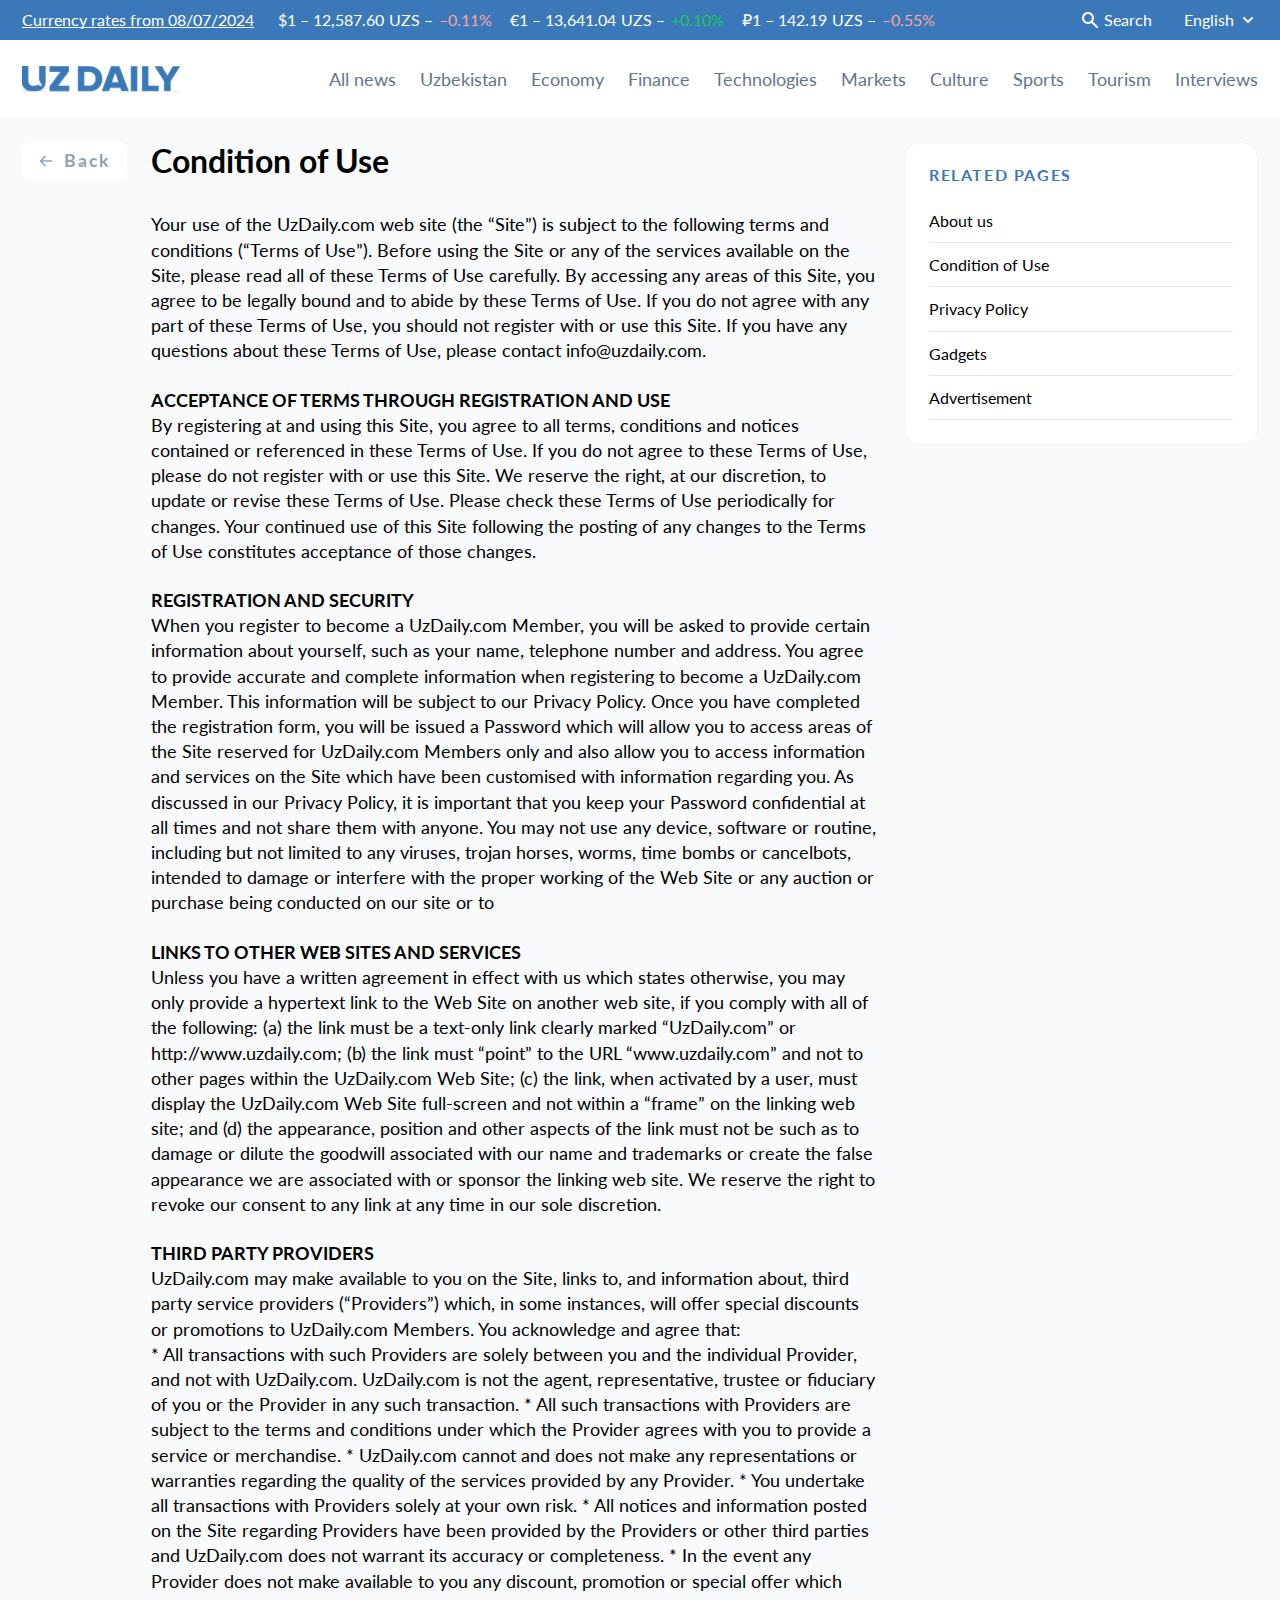
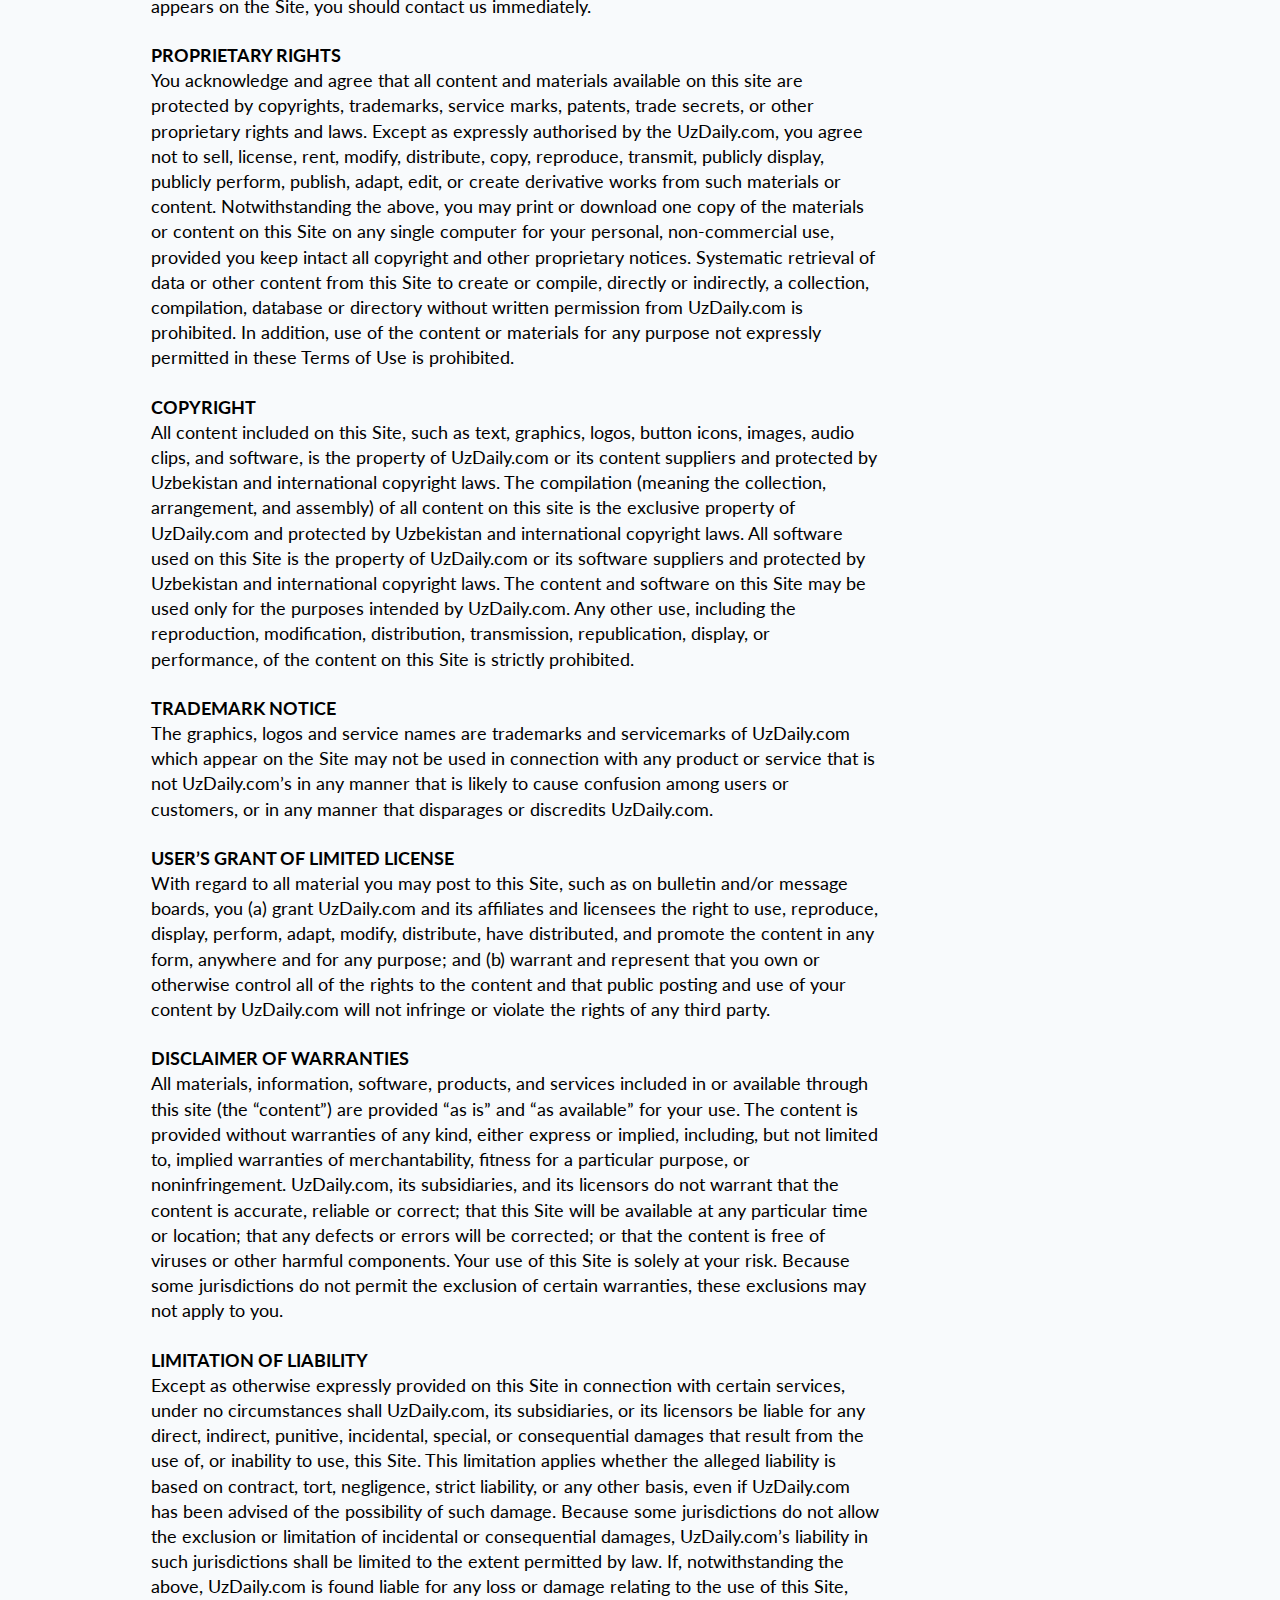
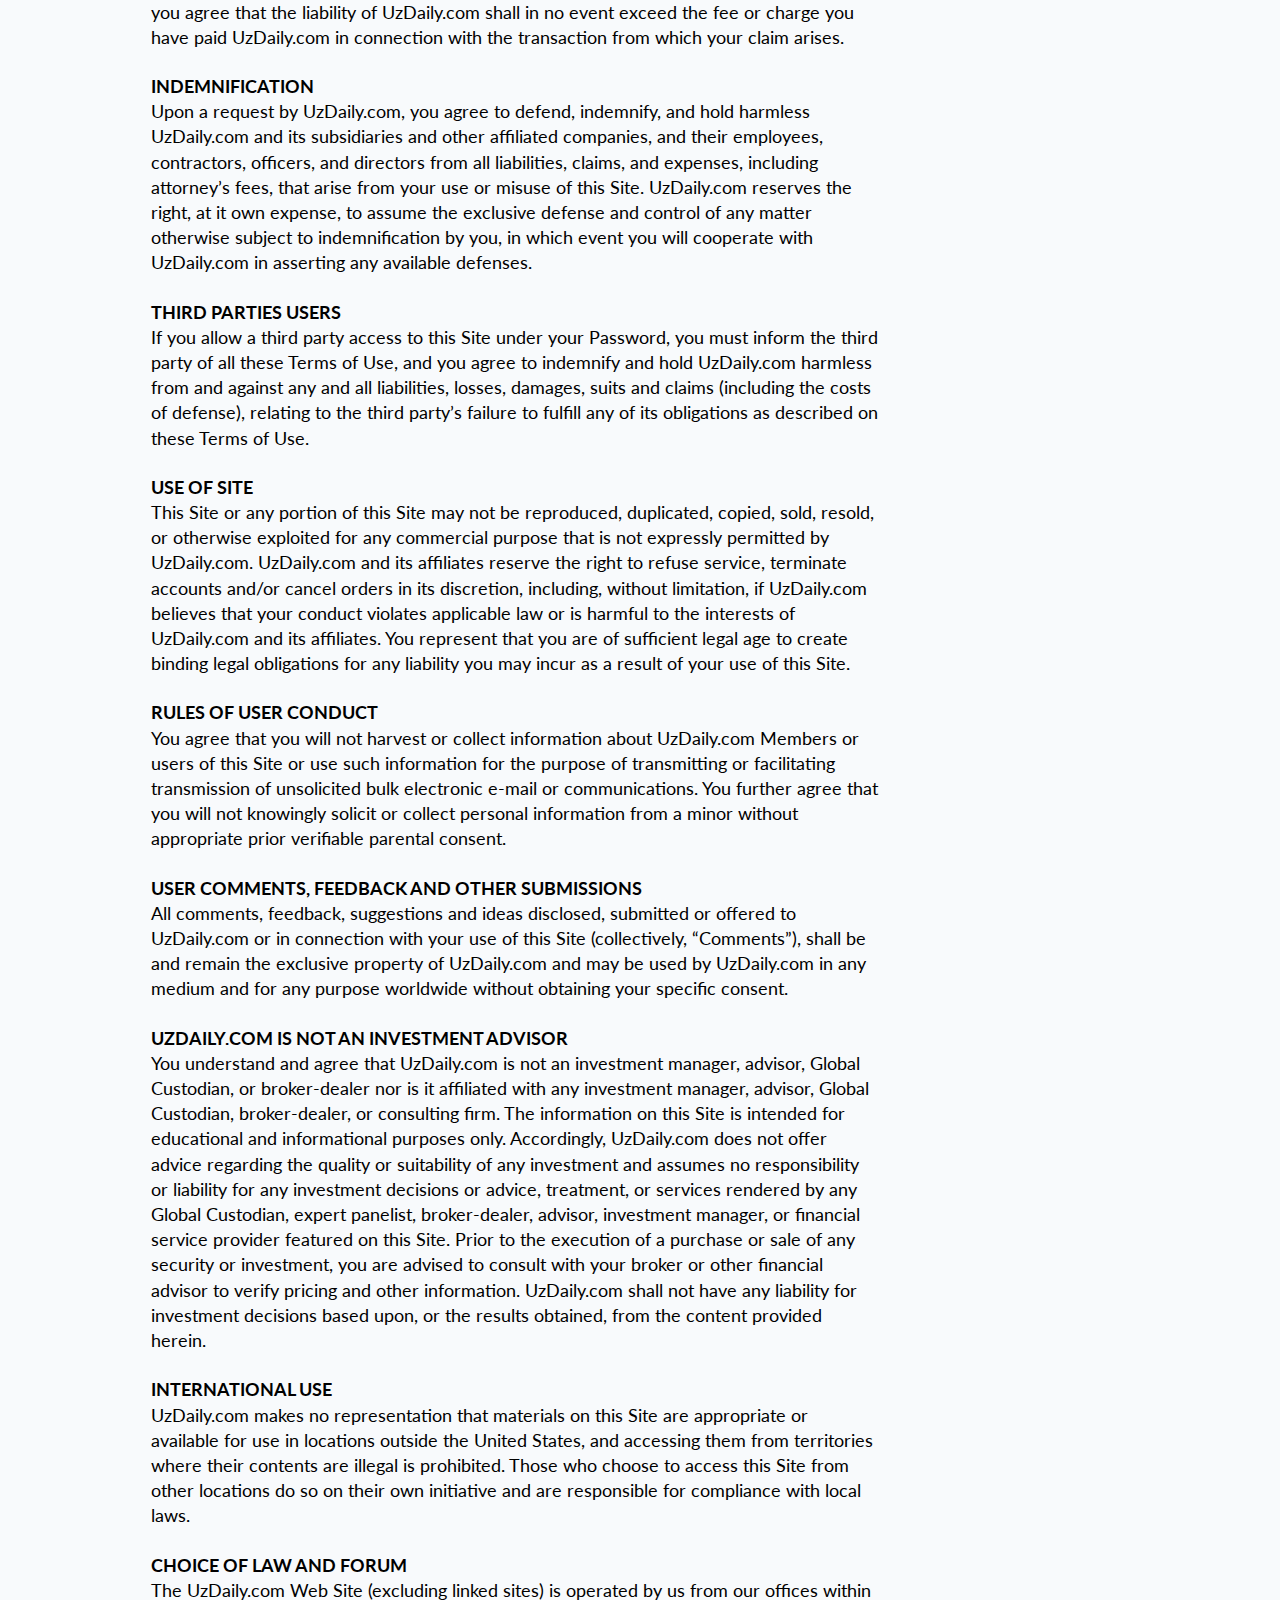
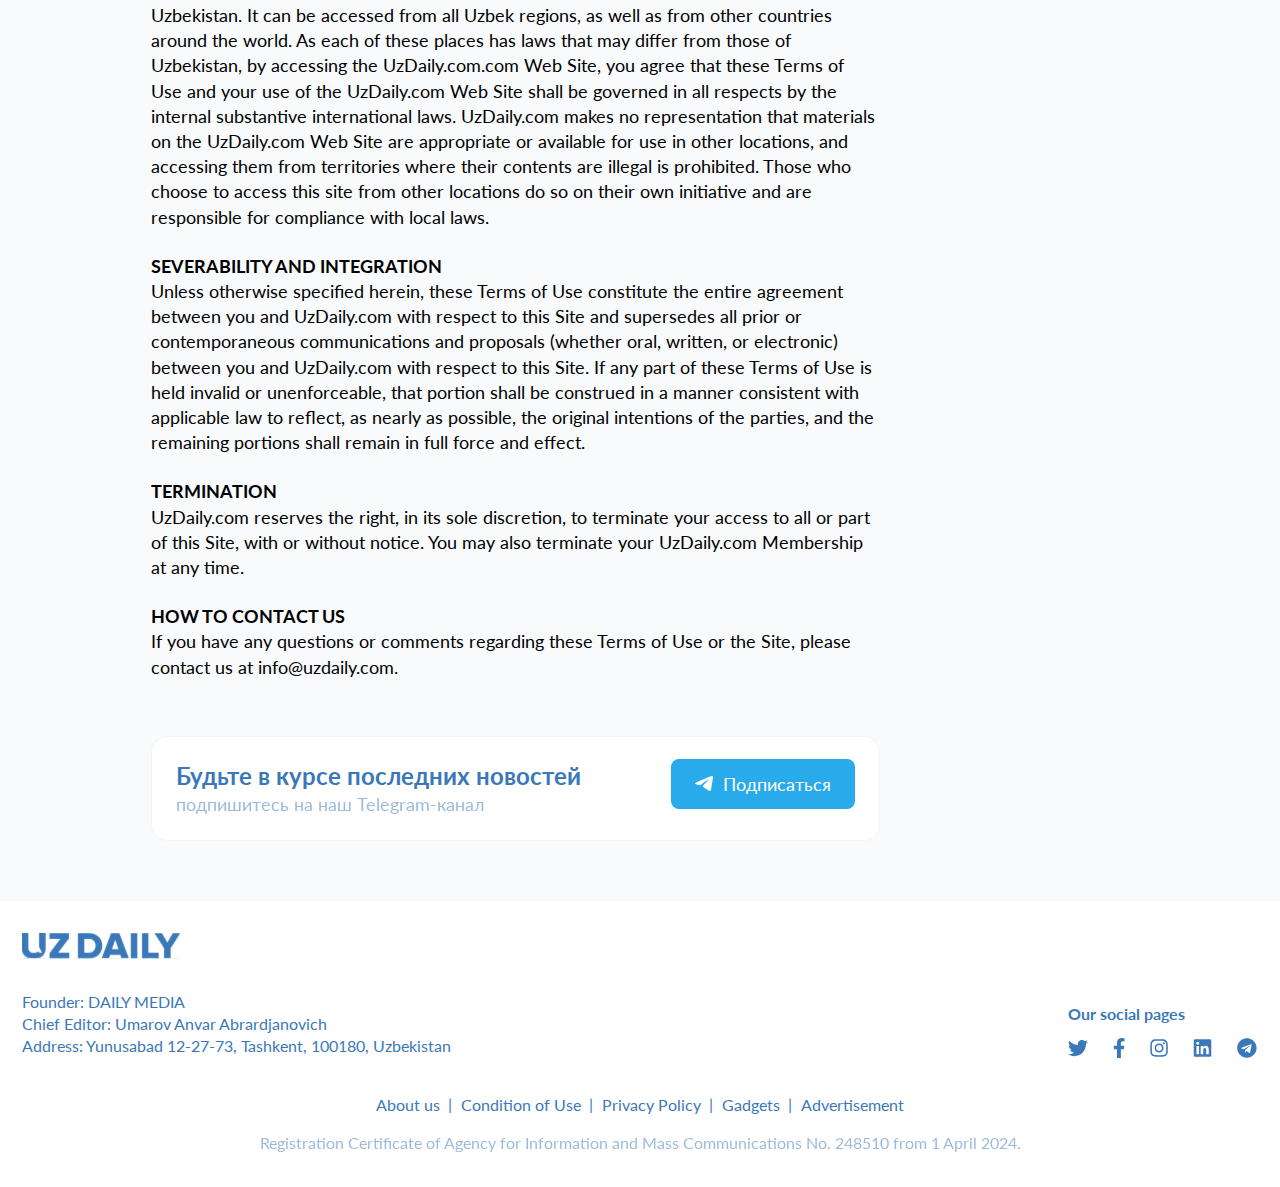
<file: page.html>
<html lang="en-US">

<head>
    <meta charset="UTF-8">
    <meta name="viewport" content="width=device-width, initial-scale=1">
    <link rel="profile" href="https://gmpg.org/xfn/11">
    <meta name="robots" content="index, follow, max-image-preview:large, max-snippet:-1, max-video-preview:-1">
    <title>uzdaily</title>
    <link rel="stylesheet" href="css/main.css?ver=1.0.0">
</head>

<body>
    <div class="menu_burger">
        <div class="menu_scroll">
            <div class="menu_top">
                <div class="menu_name">Categories</div>
                <ul>
                    <li>
                        <a href="">
                            <span class="icon">
                                <svg width="20" height="20" viewBox="0 0 20 20" fill="none" xmlns="http://www.w3.org/2000/svg">
                                  <path d="M15.8333 16.6667H4.16667C3.24619 16.6667 2.5 15.9205 2.5 15L2.5 4.99999C2.5 4.07952 3.24619 3.33333 4.16667 3.33333L12.5 3.33333C13.4205 3.33333 14.1667 4.07952 14.1667 5V5.83333M15.8333 16.6667C14.9129 16.6667 14.1667 15.9205 14.1667 15L14.1667 5.83333M15.8333 16.6667C16.7538 16.6667 17.5 15.9205 17.5 15V7.5C17.5 6.57952 16.7538 5.83333 15.8333 5.83333L14.1667 5.83333M10.8333 3.33333L7.5 3.33333M5.83333 13.3333H10.8333M5.83333 6.66666H10.8333V10H5.83333V6.66666Z" stroke="#94A3B8" stroke-width="2" stroke-linecap="round" stroke-linejoin="round" />
                                </svg>
                            </span>
                            <span class="name">All news</span>
                        </a>
                    </li>
                    <li>
                        <a href="">
                            <span class="icon">
                                <svg width="20" height="20" viewBox="0 0 20 20" fill="none" xmlns="http://www.w3.org/2000/svg">
                                  <path d="M2.54577 9.16667H4.16667C5.08714 9.16667 5.83333 9.91286 5.83333 10.8333V11.6667C5.83333 12.5871 6.57953 13.3333 7.5 13.3333C8.42047 13.3333 9.16667 14.0795 9.16667 15V17.4542M6.66667 3.2796V4.58333C6.66667 5.73393 7.59941 6.66667 8.75 6.66667H9.16667C10.0871 6.66667 10.8333 7.41286 10.8333 8.33333C10.8333 9.25381 11.5795 10 12.5 10C13.4205 10 14.1667 9.25381 14.1667 8.33333C14.1667 7.41286 14.9129 6.66667 15.8333 6.66667L16.7204 6.66667M12.5 17.0732V15C12.5 14.0795 13.2462 13.3333 14.1667 13.3333H16.7204M17.5 10C17.5 14.1421 14.1421 17.5 10 17.5C5.85786 17.5 2.5 14.1421 2.5 10C2.5 5.85786 5.85786 2.5 10 2.5C14.1421 2.5 17.5 5.85786 17.5 10Z" stroke="#94A3B8" stroke-width="2" stroke-linecap="round" stroke-linejoin="round" />
                                </svg>
                            </span>
                            <span class="name">Uzbekistan</span>
                        </a>
                    </li>
                    <li>
                        <a href="">
                            <span class="icon">
                                <svg width="20" height="20" viewBox="0 0 20 20" fill="none" xmlns="http://www.w3.org/2000/svg">
                                  <path d="M13.6666 16.75H2.99998C1.83331 16.75 0.833313 15.75 0.833313 14.5833V8.50001C0.833313 7.33334 1.83331 6.33334 2.99998 6.33334H13.6666C14.8333 6.33334 15.8333 7.33334 15.8333 8.50001V14.5833C15.8333 15.75 14.8333 16.75 13.6666 16.75ZM2.99998 8.00001C2.74998 8.00001 2.49998 8.25001 2.49998 8.50001V14.5833C2.49998 14.8333 2.74998 15.0833 2.99998 15.0833H13.6666C13.9166 15.0833 14.1666 14.8333 14.1666 14.5833V8.50001C14.1666 8.25001 13.9166 8.00001 13.6666 8.00001H2.99998Z" fill="#94A3B8" />
                                  <path d="M18.3333 13.4167C17.8333 13.4167 17.5 13.0833 17.5 12.5833V5.58333C17.5 5.24999 17.3333 4.99999 17.0833 4.99999H4.24996C3.74996 4.99999 3.41663 4.66666 3.41663 4.16666C3.41663 3.66666 3.74996 3.33333 4.24996 3.33333H17.0833C18.25 3.33333 19.1666 4.33333 19.1666 5.58333V12.5833C19.1666 13 18.8333 13.4167 18.3333 13.4167Z" fill="#94A3B8" />
                                  <path d="M8.33329 14.1667C6.83329 14.1667 5.66663 13 5.66663 11.5C5.66663 10 6.83329 8.83334 8.33329 8.83334C9.83329 8.83334 11 10 11 11.5C11 13 9.83329 14.1667 8.33329 14.1667ZM8.33329 10.5833C7.74996 10.5833 7.33329 11 7.33329 11.5833C7.33329 12.1667 7.74996 12.5 8.33329 12.5C8.91663 12.5 9.33329 12.0833 9.33329 11.5C9.33329 10.9167 8.91663 10.5833 8.33329 10.5833Z" fill="#94A3B8" />
                                  <path d="M4.08333 12.0833C4.4055 12.0833 4.66667 11.8222 4.66667 11.5C4.66667 11.1778 4.4055 10.9167 4.08333 10.9167C3.76117 10.9167 3.5 11.1778 3.5 11.5C3.5 11.8222 3.76117 12.0833 4.08333 12.0833Z" fill="#94A3B8" />
                                  <path d="M12.5833 12.0833C12.9055 12.0833 13.1667 11.8222 13.1667 11.5C13.1667 11.1778 12.9055 10.9167 12.5833 10.9167C12.2612 10.9167 12 11.1778 12 11.5C12 11.8222 12.2612 12.0833 12.5833 12.0833Z" fill="#94A3B8" />
                                </svg>
                            </span>
                            <span class="name">Economy</span>
                        </a>
                    </li>
                    <li>
                        <a href="">
                            <span class="icon">
                                <svg width="20" height="20" viewBox="0 0 20 20" fill="none" xmlns="http://www.w3.org/2000/svg">
                                  <path d="M2.5 8.33333H17.5M5.83333 12.5H6.66667M10 12.5H10.8333M5 15.8333H15C16.3807 15.8333 17.5 14.714 17.5 13.3333V6.66666C17.5 5.28595 16.3807 4.16666 15 4.16666H5C3.61929 4.16666 2.5 5.28595 2.5 6.66666V13.3333C2.5 14.714 3.61929 15.8333 5 15.8333Z" stroke="#94A3B8" stroke-width="1.66667" stroke-linecap="round" stroke-linejoin="round" />
                                </svg>
                            </span>
                            <span class="name">Finance</span>
                        </a>
                    </li>
                    <li>
                        <a href="">
                            <span class="icon">
                                <svg width="20" height="20" viewBox="0 0 20 20" fill="none" xmlns="http://www.w3.org/2000/svg">
                                  <path d="M7.5 2.5V4.16667M12.5 2.5V4.16667M7.5 15.8333V17.5M12.5 15.8333V17.5M4.16667 7.5H2.5M4.16667 12.5H2.5M17.5 7.5H15.8333M17.5 12.5H15.8333M5.83333 15.8333H14.1667C15.0871 15.8333 15.8333 15.0871 15.8333 14.1667V5.83333C15.8333 4.91286 15.0871 4.16667 14.1667 4.16667H5.83333C4.91286 4.16667 4.16667 4.91286 4.16667 5.83333V14.1667C4.16667 15.0871 4.91286 15.8333 5.83333 15.8333ZM7.5 7.5H12.5V12.5H7.5V7.5Z" stroke="#94A3B8" stroke-width="1.66667" stroke-linecap="round" stroke-linejoin="round" />
                                </svg>
                            </span>
                            <span class="name">Technologies</span>
                        </a>
                    </li>
                    <li>
                        <a href="">
                            <span class="icon"><svg width="20" height="20" viewBox="0 0 20 20" fill="none" xmlns="http://www.w3.org/2000/svg">
                              <path d="M6.66667 10.8333V10M10 10.8333V8.33333M13.3333 10.8333V6.66667M6.66667 17.5L10 14.1667L13.3333 17.5M2.5 3.33333H17.5M3.33333 3.33333H16.6667V13.3333C16.6667 13.7936 16.2936 14.1667 15.8333 14.1667H4.16667C3.70643 14.1667 3.33333 13.7936 3.33333 13.3333V3.33333Z" stroke="#94A3B8" stroke-width="1.66667" stroke-linecap="round" stroke-linejoin="round" />
                            </svg></span>
                            <span class="name">Markets</span>
                        </a>
                    </li>
                    <li>
                        <a href="">
                            <span class="icon"><svg width="20" height="20" viewBox="0 0 20 20" fill="none" xmlns="http://www.w3.org/2000/svg">
                              <path d="M6.66667 11.6667V14.1667M10 11.6667V14.1667M13.3333 11.6667V14.1667M2.5 17.5H17.5M2.5 8.33333H17.5M2.5 5.83333L10 2.5L17.5 5.83333M3.33333 8.33333H16.6667V17.5H3.33333V8.33333Z" stroke="#94A3B8" stroke-width="1.66667" stroke-linecap="round" stroke-linejoin="round" />
                            </svg></span>
                            <span class="name">Culture</span>
                        </a>
                    </li>
                    <li>
                        <a href="">
                            <span class="icon"><svg width="20" height="20" viewBox="0 0 20 20" fill="none" xmlns="http://www.w3.org/2000/svg">
                              <path d="M2.5 8.33333H17.5M2.5 11.6667H17.5M10 8.33333V15M4.16667 15H15.8333C16.7538 15 17.5 14.2538 17.5 13.3333V6.66667C17.5 5.74619 16.7538 5 15.8333 5H4.16667C3.24619 5 2.5 5.74619 2.5 6.66667V13.3333C2.5 14.2538 3.24619 15 4.16667 15Z" stroke="#94A3B8" stroke-width="1.66667" />
                            </svg></span>
                            <span class="name">Sports</span>
                        </a>
                    </li>
                    <li>
                        <a href="">
                            <span class="icon"><svg width="20" height="20" viewBox="0 0 20 20" fill="none" xmlns="http://www.w3.org/2000/svg">
                              <path d="M7.5 16.6667L2.96066 14.397C2.67834 14.2558 2.5 13.9673 2.5 13.6516V4.68169C2.5 4.0622 3.15193 3.65929 3.70601 3.93633L7.5 5.83333M7.5 16.6667L12.5 14.1667M7.5 16.6667V5.83333M12.5 14.1667L16.294 16.0637C16.8481 16.3407 17.5 15.9378 17.5 15.3183V6.34836C17.5 6.03271 17.3217 5.74416 17.0393 5.603L12.5 3.33333M12.5 14.1667V3.33333M12.5 3.33333L7.5 5.83333" stroke="#94A3B8" stroke-width="1.66667" stroke-linecap="round" stroke-linejoin="round" />
                            </svg></span>
                            <span class="name">Tourism</span>
                        </a>
                    </li>
                </ul>
            </div>
            <div class="menu_bottom">
                <div class="menu_name">Useful links</div>
                <ul>
                    <li>
                        <a href="">
                            <span class="icon"><svg width="20" height="20" viewBox="0 0 20 20" fill="none" xmlns="http://www.w3.org/2000/svg">
                              <path d="M10.8333 13.3333H10V10H9.16667M10 6.66667H10.0083M17.5 10C17.5 14.1421 14.1421 17.5 10 17.5C5.85786 17.5 2.5 14.1421 2.5 10C2.5 5.85786 5.85786 2.5 10 2.5C14.1421 2.5 17.5 5.85786 17.5 10Z" stroke="#94A3B8" stroke-width="1.66667" stroke-linecap="round" stroke-linejoin="round" />
                            </svg></span>
                            <span class="name">About us</span>
                        </a>
                    </li>
                    <li>
                        <a href="">
                            <span class="icon"><svg width="20" height="20" viewBox="0 0 20 20" fill="none" xmlns="http://www.w3.org/2000/svg">
                              <path d="M7.5 10L9.16667 11.6667L12.5 8.33334M17.1816 4.98695C17.011 4.9956 16.8394 4.99998 16.6667 4.99998C14.1055 4.99998 11.7691 4.03711 9.99994 2.45361C8.23076 4.03705 5.89449 4.99987 3.33333 4.99987C3.16065 4.99987 2.98898 4.9955 2.81844 4.98685C2.61059 5.78986 2.5 6.63202 2.5 7.50001C2.5 12.1596 5.68693 16.0749 10 17.185C14.3131 16.0749 17.5 12.1596 17.5 7.50001C17.5 6.63206 17.3894 5.78993 17.1816 4.98695Z" stroke="#94A3B8" stroke-width="1.66667" stroke-linecap="round" stroke-linejoin="round" />
                            </svg></span>
                            <span class="name">Condition of Use</span>
                        </a>
                    </li>
                    <li>
                        <a href="">
                            <span class="icon"><svg width="20" height="20" viewBox="0 0 20 20" fill="none" xmlns="http://www.w3.org/2000/svg">
                              <path d="M7.5 10L9.16667 11.6667L12.5 8.33334M17.1816 4.98695C17.011 4.9956 16.8394 4.99998 16.6667 4.99998C14.1055 4.99998 11.7691 4.03711 9.99994 2.45361C8.23076 4.03705 5.89449 4.99987 3.33333 4.99987C3.16065 4.99987 2.98898 4.9955 2.81844 4.98685C2.61059 5.78986 2.5 6.63202 2.5 7.50001C2.5 12.1596 5.68693 16.0749 10 17.185C14.3131 16.0749 17.5 12.1596 17.5 7.50001C17.5 6.63206 17.3894 5.78993 17.1816 4.98695Z" stroke="#94A3B8" stroke-width="1.66667" stroke-linecap="round" stroke-linejoin="round" />
                            </svg></span>
                            <span class="name">Privacy Policy</span>
                        </a>
                    </li>
                    <li>
                        <a href="">
                            <span class="icon"><svg width="20" height="20" viewBox="0 0 20 20" fill="none" xmlns="http://www.w3.org/2000/svg">
                              <path d="M3.33331 3.33334V7.50001H3.81791M16.6151 9.16668C16.205 5.87808 13.3997 3.33334 9.99998 3.33334C7.20216 3.33334 4.80689 5.05682 3.81791 7.50001M3.81791 7.50001H7.49998M16.6666 16.6667V12.5H16.182M16.182 12.5C15.1931 14.9432 12.7978 16.6667 9.99998 16.6667C6.6003 16.6667 3.79497 14.1219 3.38489 10.8333M16.182 12.5H12.5" stroke="#94A3B8" stroke-width="1.66667" stroke-linecap="round" stroke-linejoin="round" />
                            </svg></span>
                            <span class="name">Currency rate</span>
                        </a>
                    </li>
                </ul>
            </div>
        </div>
    </div>
    <div class="site_wrapper">
        <header class="header">
            <div class="header_top">
                <div class="block_inner">
                    <div class="currency_block">
                        <a href="currency.html" class="name">Currency rates from 08/07/2024</a>
                        <div class="inner">
                            <section id="currencyconverter_minimalistic-2" class="widget widget_currencyconverter_minimalistic">
                                <div class="currencyconverter-minimalistic-container">
                                    <div class="currencyconverter-minimalistic-single-currency usd_currency">
                                        <div class="currencyconverter-minimalistic-row">
                                            <span class="currencyconverter-minimalistic-currency-price">$1 – 12,587.60</span>
                                        </div>
                                        <div class="currencyconverter-minimalistic-row">
                                            <span class="currencyconverter-minimalistic-inline-list">
                                                <span class="currencyconverter-minimalistic-inline-list-item currencyconverter-minimalistic-ticker">UZS – </span><span class="currencyconverter-minimalistic-inline-list-item currencyconverter-minimalistic-change-percentage red">
                                                    –0.11<span class="currencyconverter-percentage-symbol">%</span> </span> </span>
                                        </div>
                                    </div>
                                    <div class="currencyconverter-minimalistic-single-currency">
                                        <div class="currencyconverter-minimalistic-row">
                                            <span class="currencyconverter-minimalistic-currency-price">€1 – 13,641.04</span>
                                        </div>
                                        <div class="currencyconverter-minimalistic-row">
                                            <span class="currencyconverter-minimalistic-inline-list">
                                                <span class="currencyconverter-minimalistic-inline-list-item currencyconverter-minimalistic-ticker">UZS – </span><span class="currencyconverter-minimalistic-inline-list-item currencyconverter-minimalistic-change-percentage green">
                                                    +0.10<span class="currencyconverter-percentage-symbol">%</span> </span> </span>
                                        </div>
                                    </div>
                                    <div class="currencyconverter-minimalistic-single-currency">
                                        <div class="currencyconverter-minimalistic-row">
                                            <span class="currencyconverter-minimalistic-currency-price">₽1 – 142.19</span>
                                        </div>
                                        <div class="currencyconverter-minimalistic-row">
                                            <span class="currencyconverter-minimalistic-inline-list">
                                                <span class="currencyconverter-minimalistic-inline-list-item currencyconverter-minimalistic-ticker">UZS – </span><span class="currencyconverter-minimalistic-inline-list-item currencyconverter-minimalistic-change-percentage red">
                                                    –0.55<span class="currencyconverter-percentage-symbol">%</span> </span> </span>
                                        </div>
                                    </div>
                                </div>
                            </section>
                        </div>
                    </div>
                    <a href="search.html" class="search_btn">Search</a>
                    <div class="lang_block">
                        <div class="lang_block_inner">
                            <div class="dropdown-item-current">English</div>
                            <div class="inner">
                                <a class="dropdown-item current" href="http://localhost:8888/uzde/">English</a>
                                <a class="dropdown-item" href="http://localhost:8888/uzde/ru/vse-novosti/">Русский</a>
                                <a class="dropdown-item" href="http://localhost:8888/uzde/uz/barcha-yangiliklar/">Oʻzbek</a>
                            </div>
                        </div>
                    </div>
                </div>
            </div>
            <div class="header_bottom">
                <div class="block_inner">
                    <div class="logo">
                        <a href="http://localhost:8888/uzde/" class="custom-logo-link" rel="home" aria-current="page">
                            <img src="files/logo.svg">
                        </a> 
                    </div>
                    <div class="header_menu">
                        <ul>
                            <li><a href="category.html">All news</a></li>
                            <li><a href="category.html">Uzbekistan</a></li>
                            <li><a href="category.html">Economy</a></li>
                            <li><a href="category.html">Finance</a></li>
                            <li><a href="category.html">Technologies</a></li>
                            <li><a href="category.html">Markets</a></li>
                            <li><a href="category.html">Culture</a></li>
                            <li><a href="category.html">Sports</a></li>
                            <li><a href="category.html">Tourism</a></li>
                            <li><a href="category.html">Interviews</a></li>
                        </ul>
                    </div>
                    <div class="search_btn_mobile"></div>
                    <div class="burger"></div>
                    <div class="search_form_popup">
                        <form action="">
                            <input type="text" placeholder="Search news">
                            <input type="submit" class="search_button">
                        </form>
                    </div>
                </div>
            </div>
        </header>
        <div class="content_block_wr">
            <div class="page_text_wr">
                <div class="block_inner">
                    <a href="" class="back_btn">Back</a>
                    <div class="left">
                        <h1 class="entry-title">Condition of Use</h1>
                        <div class="content_body">
                            <p>Your use of the&nbsp;UzDaily.com&nbsp;web site (the “Site”) is subject to the following terms and conditions (“Terms of Use”). Before using the Site or any of the services available on the Site, please read all of these Terms of Use carefully. By accessing any areas of this Site, you agree to be legally bound and to abide by these Terms of Use. If you do not agree with any part of these Terms of Use, you should not register with or use this Site. If you have any questions about these Terms of Use, please contact info@uzdaily.com.</p>
                            <p><strong>ACCEPTANCE OF TERMS THROUGH REGISTRATION AND USE</strong><br>By registering at and using this Site, you agree to all terms, conditions and notices contained or referenced in these Terms of Use. If you do not agree to these Terms of Use, please do not register with or use this Site. We reserve the right, at our discretion, to update or revise these Terms of Use. Please check these Terms of Use periodically for changes. Your continued use of this Site following the posting of any changes to the Terms of Use constitutes acceptance of those changes.</p>
                            <p><strong>REGISTRATION AND SECURITY</strong><br>When you register to become a UzDaily.com Member, you will be asked to provide certain information about yourself, such as your name, telephone number and address. You agree to provide accurate and complete information when registering to become a UzDaily.com Member. This information will be subject to our Privacy Policy. Once you have completed the registration form, you will be issued a Password which will allow you to access areas of the Site reserved for UzDaily.com Members only and also allow you to access information and services on the Site which have been customised with information regarding you. As discussed in our Privacy Policy, it is important that you keep your Password confidential at all times and not share them with anyone. You may not use any device, software or routine, including but not limited to any viruses, trojan horses, worms, time bombs or cancelbots, intended to damage or interfere with the proper working of the Web Site or any auction or purchase being conducted on our site or to </p>
                            <p><strong>LINKS TO OTHER WEB SITES AND SERVICES</strong> <br>Unless you have a written agreement in effect with us which states otherwise, you may only provide a hypertext link to the Web Site on another web site, if you comply with all of the following: (a) the link must be a text-only link clearly marked “UzDaily.com” or http://www.uzdaily.com; (b) the link must “point” to the URL “www.uzdaily.com” and not to other pages within the UzDaily.com Web Site; (c) the link, when activated by a user, must display the UzDaily.com Web Site full-screen and not within a “frame” on the linking web site; and (d) the appearance, position and other aspects of the link must not be such as to damage or dilute the goodwill associated with our name and trademarks or create the false appearance we are associated with or sponsor the linking web site. We reserve the right to revoke our consent to any link at any time in our sole discretion.</p>
                            <p><strong>THIRD PARTY PROVIDERS</strong><br>UzDaily.com may make available to you on the Site, links to, and information about, third party service providers (“Providers”) which, in some instances, will offer special discounts or promotions to UzDaily.com Members. You acknowledge and agree that: <br>* All transactions with such Providers are solely between you and the individual Provider, and not with UzDaily.com. UzDaily.com is not the agent, representative, trustee or fiduciary of you or the Provider in any such transaction. * All such transactions with Providers are subject to the terms and conditions under which the Provider agrees with you to provide a service or merchandise. * UzDaily.com cannot and does not make any representations or warranties regarding the quality of the services provided by any Provider. * You undertake all transactions with Providers solely at your own risk. * All notices and information posted on the Site regarding Providers have been provided by the Providers or other third parties and UzDaily.com does not warrant its accuracy or completeness. * In the event any Provider does not make available to you any discount, promotion or special offer which appears on the Site, you should contact us immediately.</p>
                            <p><strong>PROPRIETARY RIGHTS</strong> <br>You acknowledge and agree that all content and materials available on this site are protected by copyrights, trademarks, service marks, patents, trade secrets, or other proprietary rights and laws. Except as expressly authorised by the UzDaily.com, you agree not to sell, license, rent, modify, distribute, copy, reproduce, transmit, publicly display, publicly perform, publish, adapt, edit, or create derivative works from such materials or content. Notwithstanding the above, you may print or download one copy of the materials or content on this Site on any single computer for your personal, non-commercial use, provided you keep intact all copyright and other proprietary notices. Systematic retrieval of data or other content from this Site to create or compile, directly or indirectly, a collection, compilation, database or directory without written permission from UzDaily.com is prohibited. In addition, use of the content or materials for any purpose not expressly permitted in these Terms of Use is prohibited.</p>
                            <p><strong>COPYRIGHT</strong><br>All content included on this Site, such as text, graphics, logos, button icons, images, audio clips, and software, is the property of UzDaily.com or its content suppliers and protected by Uzbekistan and international copyright laws. The compilation (meaning the collection, arrangement, and assembly) of all content on this site is the exclusive property of UzDaily.com and protected by Uzbekistan and international copyright laws. All software used on this Site is the property of UzDaily.com or its software suppliers and protected by Uzbekistan and international copyright laws. The content and software on this Site may be used only for the purposes intended by UzDaily.com. Any other use, including the reproduction, modification, distribution, transmission, republication, display, or performance, of the content on this Site is strictly prohibited.</p>
                            <p><strong>TRADEMARK NOTICE</strong><br>The graphics, logos and service names are trademarks and servicemarks of UzDaily.com which appear on the Site may not be used in connection with any product or service that is not UzDaily.com’s in any manner that is likely to cause confusion among users or customers, or in any manner that disparages or discredits UzDaily.com.</p>
                            <p><strong>USER’S GRANT OF LIMITED LICENSE</strong><br>With regard to all material you may post to this Site, such as on bulletin and/or message boards, you (a) grant UzDaily.com and its affiliates and licensees the right to use, reproduce, display, perform, adapt, modify, distribute, have distributed, and promote the content in any form, anywhere and for any purpose; and (b) warrant and represent that you own or otherwise control all of the rights to the content and that public posting and use of your content by UzDaily.com will not infringe or violate the rights of any third party.</p>
                            <p><strong>DISCLAIMER OF WARRANTIES</strong><br>All materials, information, software, products, and services included in or available through this site (the “content”) are provided “as is” and “as available” for your use. The content is provided without warranties of any kind, either express or implied, including, but not limited to, implied warranties of merchantability, fitness for a particular purpose, or noninfringement. UzDaily.com, its subsidiaries, and its licensors do not warrant that the content is accurate, reliable or correct; that this Site will be available at any particular time or location; that any defects or errors will be corrected; or that the content is free of viruses or other harmful components. Your use of this Site is solely at your risk. Because some jurisdictions do not permit the exclusion of certain warranties, these exclusions may not apply to you.</p>
                            <p><strong>LIMITATION OF LIABILITY</strong><br>Except as otherwise expressly provided on this Site in connection with certain services, under no circumstances shall UzDaily.com, its subsidiaries, or its licensors be liable for any direct, indirect, punitive, incidental, special, or consequential damages that result from the use of, or inability to use, this Site. This limitation applies whether the alleged liability is based on contract, tort, negligence, strict liability, or any other basis, even if UzDaily.com has been advised of the possibility of such damage. Because some jurisdictions do not allow the exclusion or limitation of incidental or consequential damages, UzDaily.com’s liability in such jurisdictions shall be limited to the extent permitted by law. If, notwithstanding the above, UzDaily.com is found liable for any loss or damage relating to the use of this Site, you agree that the liability of UzDaily.com shall in no event exceed the fee or charge you have paid UzDaily.com in connection with the transaction from which your claim arises.</p>
                            <p><strong>INDEMNIFICATION</strong><br>Upon a request by UzDaily.com, you agree to defend, indemnify, and hold harmless UzDaily.com and its subsidiaries and other affiliated companies, and their employees, contractors, officers, and directors from all liabilities, claims, and expenses, including attorney’s fees, that arise from your use or misuse of this Site. UzDaily.com reserves the right, at it own expense, to assume the exclusive defense and control of any matter otherwise subject to indemnification by you, in which event you will cooperate with UzDaily.com in asserting any available defenses.</p>
                            <p><strong>THIRD PARTIES USERS</strong><br>If you allow a third party access to this Site under your Password, you must inform the third party of all these Terms of Use, and you agree to indemnify and hold UzDaily.com harmless from and against any and all liabilities, losses, damages, suits and claims (including the costs of defense), relating to the third party’s failure to fulfill any of its obligations as described on these Terms of Use.</p>
                            <p><strong>USE OF SITE</strong><br>This Site or any portion of this Site may not be reproduced, duplicated, copied, sold, resold, or otherwise exploited for any commercial purpose that is not expressly permitted by UzDaily.com. UzDaily.com and its affiliates reserve the right to refuse service, terminate accounts and/or cancel orders in its discretion, including, without limitation, if UzDaily.com believes that your conduct violates applicable law or is harmful to the interests of UzDaily.com and its affiliates. You represent that you are of sufficient legal age to create binding legal obligations for any liability you may incur as a result of your use of this Site.</p>
                            <p><strong>RULES OF USER CONDUCT</strong><br>You agree that you will not harvest or collect information about UzDaily.com Members or users of this Site or use such information for the purpose of transmitting or facilitating transmission of unsolicited bulk electronic e-mail or communications. You further agree that you will not knowingly solicit or collect personal information from a minor without appropriate prior verifiable parental consent.</p>
                            <p><strong>USER COMMENTS, FEEDBACK AND OTHER SUBMISSIONS</strong><br>All comments, feedback, suggestions and ideas disclosed, submitted or offered to UzDaily.com or in connection with your use of this Site (collectively, “Comments”), shall be and remain the exclusive property of UzDaily.com and may be used by UzDaily.com in any medium and for any purpose worldwide without obtaining your specific consent.</p>
                            <p><strong>UZDAILY.COM IS NOT AN INVESTMENT ADVISOR</strong><br>You understand and agree that UzDaily.com is not an investment manager, advisor, Global Custodian, or broker-dealer nor is it affiliated with any investment manager, advisor, Global Custodian, broker-dealer, or consulting firm. The information on this Site is intended for educational and informational purposes only. Accordingly, UzDaily.com does not offer advice regarding the quality or suitability of any investment and assumes no responsibility or liability for any investment decisions or advice, treatment, or services rendered by any Global Custodian, expert panelist, broker-dealer, advisor, investment manager, or financial service provider featured on this Site. Prior to the execution of a purchase or sale of any security or investment, you are advised to consult with your broker or other financial advisor to verify pricing and other information. UzDaily.com shall not have any liability for investment decisions based upon, or the results obtained, from the content provided herein.</p>
                            <p><strong>INTERNATIONAL USE</strong><br>UzDaily.com makes no representation that materials on this Site are appropriate or available for use in locations outside the United States, and accessing them from territories where their contents are illegal is prohibited. Those who choose to access this Site from other locations do so on their own initiative and are responsible for compliance with local laws.</p>
                            <p><strong>CHOICE OF LAW AND FORUM</strong><br>The UzDaily.com Web Site (excluding linked sites) is operated by us from our offices within Uzbekistan. It can be accessed from all Uzbek regions, as well as from other countries around the world. As each of these places has laws that may differ from those of Uzbekistan, by accessing the UzDaily.com.com Web Site, you agree that these Terms of Use and your use of the UzDaily.com Web Site shall be governed in all respects by the internal substantive international laws. UzDaily.com makes no representation that materials on the UzDaily.com Web Site are appropriate or available for use in other locations, and accessing them from territories where their contents are illegal is prohibited. Those who choose to access this site from other locations do so on their own initiative and are responsible for compliance with local laws.</p>
                            <p><strong>SEVERABILITY AND INTEGRATION</strong><br>Unless otherwise specified herein, these Terms of Use constitute the entire agreement between you and UzDaily.com with respect to this Site and supersedes all prior or contemporaneous communications and proposals (whether oral, written, or electronic) between you and UzDaily.com with respect to this Site. If any part of these Terms of Use is held invalid or unenforceable, that portion shall be construed in a manner consistent with applicable law to reflect, as nearly as possible, the original intentions of the parties, and the remaining portions shall remain in full force and effect.</p>
                            <p><strong>TERMINATION</strong> <br>UzDaily.com reserves the right, in its sole discretion, to terminate your access to all or part of this Site, with or without notice. You may also terminate your UzDaily.com Membership at any time.</p>
                            <p><strong>HOW TO CONTACT US</strong><br>If you have any questions or comments regarding these Terms of Use or the Site, please contact us at info@uzdaily.com.</p>
                        </div>
                        <div class="tg_btn_block">
                            <div class="block_inner">
                                <div class="text">
                                    <div class="title">Будьте в курсе последних новостей</div>
                                    <div class="body">подпишитесь на наш Telegram-канал</div>
                                </div>
                                <div class="btn_tg">
                                    <a href="#" target="_blank">Подписаться</a>
                                </div>
                            </div>
                        </div>
                    </div>
                    <div class="right">
                        <div class="title">RELATED PAGES</div>
                        <div class="inner">
                            <ul id="menu-menu_footer_en" class="menu">
                                <li><a href="http://localhost:8888/uzde/about-us/">About us</a></li>
                                <li><a href="http://localhost:8888/uzde/condition-of-use/">Condition of Use</a></li>
                                <li><a href="http://localhost:8888/uzde/privacy-policy/">Privacy Policy</a></li>
                                <li><a href="http://localhost:8888/uzde/gadgets/">Gadgets</a></li>
                                <li><a href="http://localhost:8888/uzde/advertisement/">Advertisement</a></li>
                            </ul>
                        </div>
                    </div>
                </div>
            </div>
        </div>
        <footer class="footer">
            <div class="block_inner">
                <div class="footer_top">
                    <div class="left">
                        <div class="logo">
                            <a href="http://localhost:8888/uzde/" class="custom-logo-link" rel="home" aria-current="page"><img width="158" height="26" src="files/logo.svg" class="custom-logo" alt="uzdaily" decoding="async"></a> </div>
                        <div class="text">Founder: DAILY MEDIA <br>Chief Editor: Umarov Anvar Abrardjanovich <br>Address: Yunusabad 12-27-73, Tashkent, 100180, Uzbekistan</div>
                    </div>
                    <div class="right">
                        <div class="title">Our social pages</div>
                        <div class="inner">
                            <a href="">
                                <img src="files/soc1.svg" alt="">
                            </a>
                            <a href="">
                                <img src="files/soc2.svg" alt="">
                            </a>
                            <a href="">
                                <img src="files/soc3.svg" alt="">
                            </a>
                            <a href="">
                                <img src="files/soc4.svg" alt="">
                            </a>
                            <a href="">
                                <img src="files/soc5.svg" alt="">
                            </a>
                        </div>
                    </div>
                </div>
                <div class="footer_bottom">
                    <div class="footer_link">
                        <ul id="menu-menu_footer_en" class="menu">
                            <li><a href="http://localhost:8888/uzde/about-us/">About us</a></li>
                            <li><a href="http://localhost:8888/uzde/condition-of-use/">Condition of Use</a></li>
                            <li><a href="http://localhost:8888/uzde/privacy-policy/">Privacy Policy</a></li>
                            <li><a href="http://localhost:8888/uzde/gadgets/">Gadgets</a></li>
                            <li><a href="http://localhost:8888/uzde/advertisement/">Advertisement</a></li>
                        </ul>
                    </div>
                    <div class="copy">Registration Certificate of Agency for Information and Mass Communications No. 248510 from 1 April 2024.</div>
                </div>
            </div>
        </footer>
    </div>
    <script src="js/jquery.min.js?ver=1.0.0"></script>
    <script src="js/main.js?ver=1.0.0"></script>
</body>

</html>
</file>
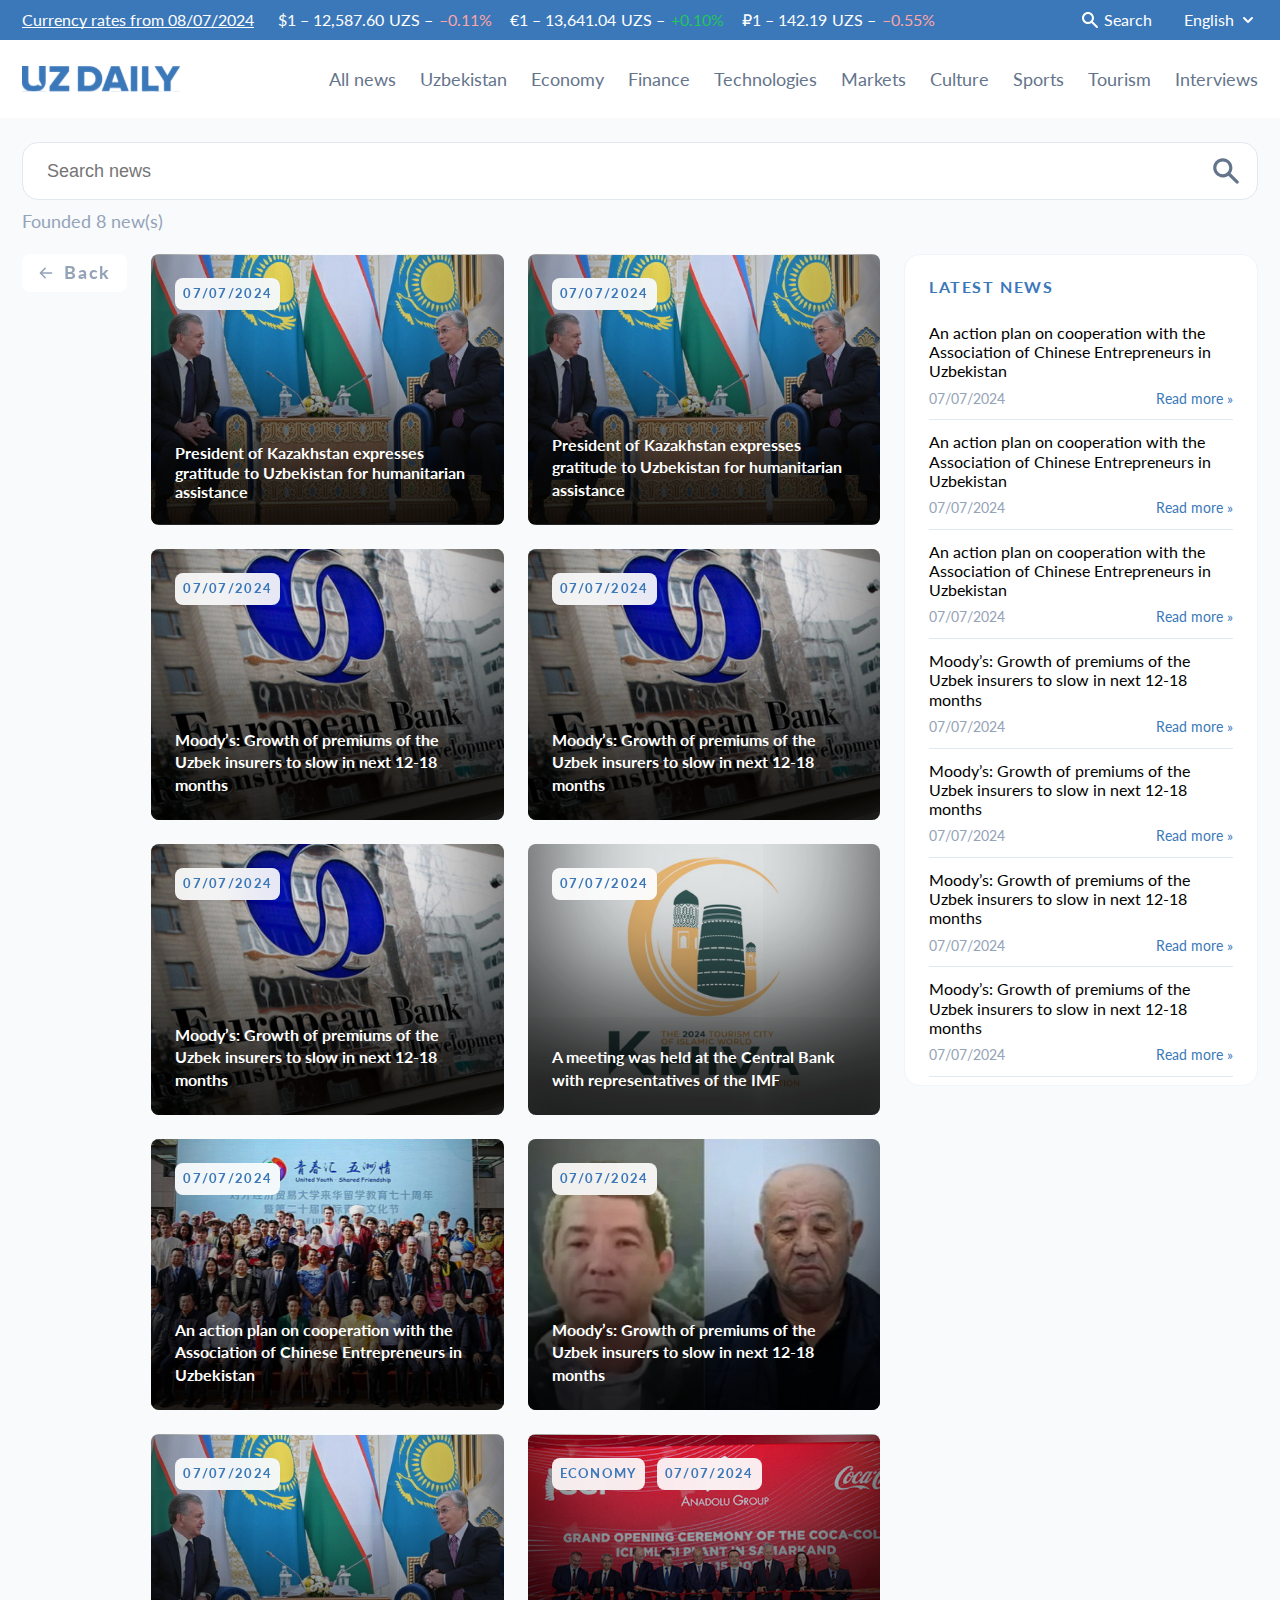
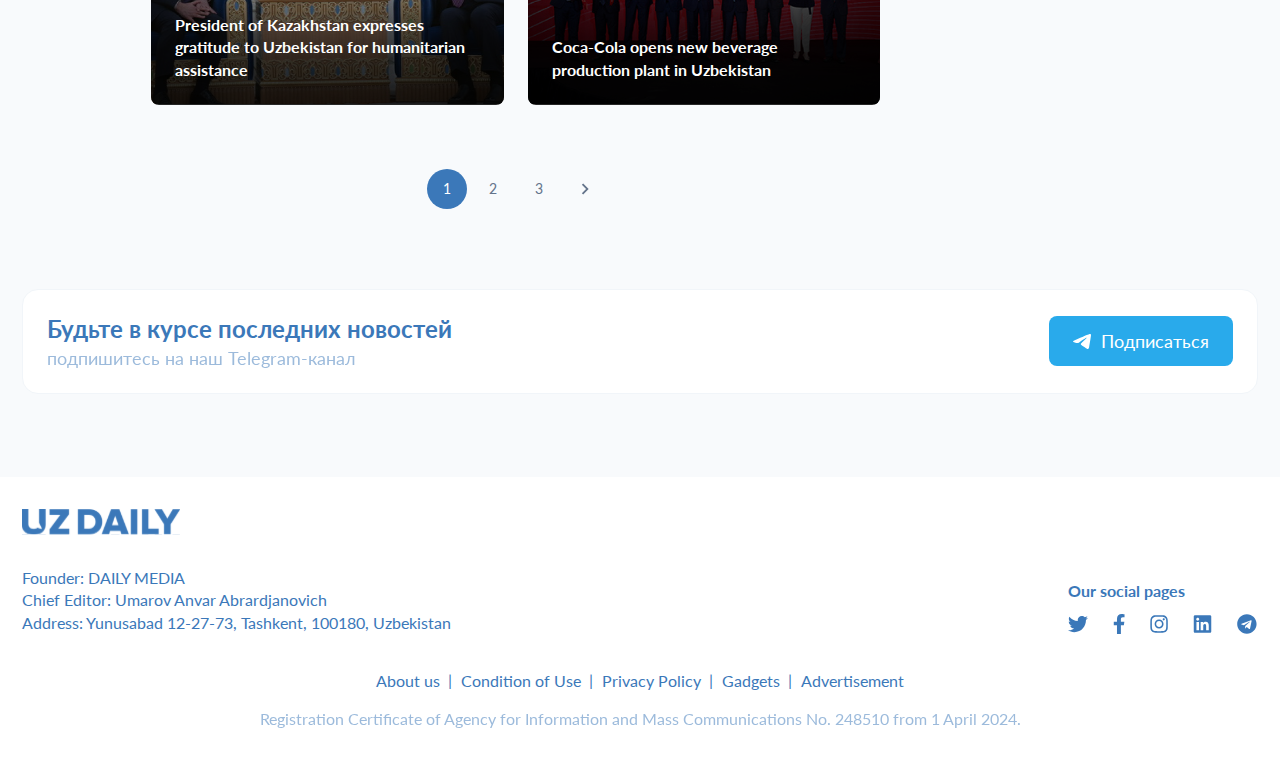
<file: search-result.html>
<html lang="en-US">

<head>
    <meta charset="UTF-8">
    <meta name="viewport" content="width=device-width, initial-scale=1">
    <link rel="profile" href="https://gmpg.org/xfn/11">
    <meta name="robots" content="index, follow, max-image-preview:large, max-snippet:-1, max-video-preview:-1">
    <title>uzdaily</title>
    <link rel="stylesheet" href="css/main.css?ver=1.0.0">
</head>

<body>
    <div class="menu_burger">
        <div class="menu_scroll">
            <div class="menu_top">
                <div class="menu_name">Categories</div>
                <ul>
                    <li>
                        <a href="">
                            <span class="icon">
                                <svg width="20" height="20" viewBox="0 0 20 20" fill="none" xmlns="http://www.w3.org/2000/svg">
                                  <path d="M15.8333 16.6667H4.16667C3.24619 16.6667 2.5 15.9205 2.5 15L2.5 4.99999C2.5 4.07952 3.24619 3.33333 4.16667 3.33333L12.5 3.33333C13.4205 3.33333 14.1667 4.07952 14.1667 5V5.83333M15.8333 16.6667C14.9129 16.6667 14.1667 15.9205 14.1667 15L14.1667 5.83333M15.8333 16.6667C16.7538 16.6667 17.5 15.9205 17.5 15V7.5C17.5 6.57952 16.7538 5.83333 15.8333 5.83333L14.1667 5.83333M10.8333 3.33333L7.5 3.33333M5.83333 13.3333H10.8333M5.83333 6.66666H10.8333V10H5.83333V6.66666Z" stroke="#94A3B8" stroke-width="2" stroke-linecap="round" stroke-linejoin="round" />
                                </svg>
                            </span>
                            <span class="name">All news</span>
                        </a>
                    </li>
                    <li>
                        <a href="">
                            <span class="icon">
                                <svg width="20" height="20" viewBox="0 0 20 20" fill="none" xmlns="http://www.w3.org/2000/svg">
                                  <path d="M2.54577 9.16667H4.16667C5.08714 9.16667 5.83333 9.91286 5.83333 10.8333V11.6667C5.83333 12.5871 6.57953 13.3333 7.5 13.3333C8.42047 13.3333 9.16667 14.0795 9.16667 15V17.4542M6.66667 3.2796V4.58333C6.66667 5.73393 7.59941 6.66667 8.75 6.66667H9.16667C10.0871 6.66667 10.8333 7.41286 10.8333 8.33333C10.8333 9.25381 11.5795 10 12.5 10C13.4205 10 14.1667 9.25381 14.1667 8.33333C14.1667 7.41286 14.9129 6.66667 15.8333 6.66667L16.7204 6.66667M12.5 17.0732V15C12.5 14.0795 13.2462 13.3333 14.1667 13.3333H16.7204M17.5 10C17.5 14.1421 14.1421 17.5 10 17.5C5.85786 17.5 2.5 14.1421 2.5 10C2.5 5.85786 5.85786 2.5 10 2.5C14.1421 2.5 17.5 5.85786 17.5 10Z" stroke="#94A3B8" stroke-width="2" stroke-linecap="round" stroke-linejoin="round" />
                                </svg>
                            </span>
                            <span class="name">Uzbekistan</span>
                        </a>
                    </li>
                    <li>
                        <a href="">
                            <span class="icon">
                                <svg width="20" height="20" viewBox="0 0 20 20" fill="none" xmlns="http://www.w3.org/2000/svg">
                                  <path d="M13.6666 16.75H2.99998C1.83331 16.75 0.833313 15.75 0.833313 14.5833V8.50001C0.833313 7.33334 1.83331 6.33334 2.99998 6.33334H13.6666C14.8333 6.33334 15.8333 7.33334 15.8333 8.50001V14.5833C15.8333 15.75 14.8333 16.75 13.6666 16.75ZM2.99998 8.00001C2.74998 8.00001 2.49998 8.25001 2.49998 8.50001V14.5833C2.49998 14.8333 2.74998 15.0833 2.99998 15.0833H13.6666C13.9166 15.0833 14.1666 14.8333 14.1666 14.5833V8.50001C14.1666 8.25001 13.9166 8.00001 13.6666 8.00001H2.99998Z" fill="#94A3B8" />
                                  <path d="M18.3333 13.4167C17.8333 13.4167 17.5 13.0833 17.5 12.5833V5.58333C17.5 5.24999 17.3333 4.99999 17.0833 4.99999H4.24996C3.74996 4.99999 3.41663 4.66666 3.41663 4.16666C3.41663 3.66666 3.74996 3.33333 4.24996 3.33333H17.0833C18.25 3.33333 19.1666 4.33333 19.1666 5.58333V12.5833C19.1666 13 18.8333 13.4167 18.3333 13.4167Z" fill="#94A3B8" />
                                  <path d="M8.33329 14.1667C6.83329 14.1667 5.66663 13 5.66663 11.5C5.66663 10 6.83329 8.83334 8.33329 8.83334C9.83329 8.83334 11 10 11 11.5C11 13 9.83329 14.1667 8.33329 14.1667ZM8.33329 10.5833C7.74996 10.5833 7.33329 11 7.33329 11.5833C7.33329 12.1667 7.74996 12.5 8.33329 12.5C8.91663 12.5 9.33329 12.0833 9.33329 11.5C9.33329 10.9167 8.91663 10.5833 8.33329 10.5833Z" fill="#94A3B8" />
                                  <path d="M4.08333 12.0833C4.4055 12.0833 4.66667 11.8222 4.66667 11.5C4.66667 11.1778 4.4055 10.9167 4.08333 10.9167C3.76117 10.9167 3.5 11.1778 3.5 11.5C3.5 11.8222 3.76117 12.0833 4.08333 12.0833Z" fill="#94A3B8" />
                                  <path d="M12.5833 12.0833C12.9055 12.0833 13.1667 11.8222 13.1667 11.5C13.1667 11.1778 12.9055 10.9167 12.5833 10.9167C12.2612 10.9167 12 11.1778 12 11.5C12 11.8222 12.2612 12.0833 12.5833 12.0833Z" fill="#94A3B8" />
                                </svg>
                            </span>
                            <span class="name">Economy</span>
                        </a>
                    </li>
                    <li>
                        <a href="">
                            <span class="icon">
                                <svg width="20" height="20" viewBox="0 0 20 20" fill="none" xmlns="http://www.w3.org/2000/svg">
                                  <path d="M2.5 8.33333H17.5M5.83333 12.5H6.66667M10 12.5H10.8333M5 15.8333H15C16.3807 15.8333 17.5 14.714 17.5 13.3333V6.66666C17.5 5.28595 16.3807 4.16666 15 4.16666H5C3.61929 4.16666 2.5 5.28595 2.5 6.66666V13.3333C2.5 14.714 3.61929 15.8333 5 15.8333Z" stroke="#94A3B8" stroke-width="1.66667" stroke-linecap="round" stroke-linejoin="round" />
                                </svg>
                            </span>
                            <span class="name">Finance</span>
                        </a>
                    </li>
                    <li>
                        <a href="">
                            <span class="icon">
                                <svg width="20" height="20" viewBox="0 0 20 20" fill="none" xmlns="http://www.w3.org/2000/svg">
                                  <path d="M7.5 2.5V4.16667M12.5 2.5V4.16667M7.5 15.8333V17.5M12.5 15.8333V17.5M4.16667 7.5H2.5M4.16667 12.5H2.5M17.5 7.5H15.8333M17.5 12.5H15.8333M5.83333 15.8333H14.1667C15.0871 15.8333 15.8333 15.0871 15.8333 14.1667V5.83333C15.8333 4.91286 15.0871 4.16667 14.1667 4.16667H5.83333C4.91286 4.16667 4.16667 4.91286 4.16667 5.83333V14.1667C4.16667 15.0871 4.91286 15.8333 5.83333 15.8333ZM7.5 7.5H12.5V12.5H7.5V7.5Z" stroke="#94A3B8" stroke-width="1.66667" stroke-linecap="round" stroke-linejoin="round" />
                                </svg>
                            </span>
                            <span class="name">Technologies</span>
                        </a>
                    </li>
                    <li>
                        <a href="">
                            <span class="icon"><svg width="20" height="20" viewBox="0 0 20 20" fill="none" xmlns="http://www.w3.org/2000/svg">
                              <path d="M6.66667 10.8333V10M10 10.8333V8.33333M13.3333 10.8333V6.66667M6.66667 17.5L10 14.1667L13.3333 17.5M2.5 3.33333H17.5M3.33333 3.33333H16.6667V13.3333C16.6667 13.7936 16.2936 14.1667 15.8333 14.1667H4.16667C3.70643 14.1667 3.33333 13.7936 3.33333 13.3333V3.33333Z" stroke="#94A3B8" stroke-width="1.66667" stroke-linecap="round" stroke-linejoin="round" />
                            </svg></span>
                            <span class="name">Markets</span>
                        </a>
                    </li>
                    <li>
                        <a href="">
                            <span class="icon"><svg width="20" height="20" viewBox="0 0 20 20" fill="none" xmlns="http://www.w3.org/2000/svg">
                              <path d="M6.66667 11.6667V14.1667M10 11.6667V14.1667M13.3333 11.6667V14.1667M2.5 17.5H17.5M2.5 8.33333H17.5M2.5 5.83333L10 2.5L17.5 5.83333M3.33333 8.33333H16.6667V17.5H3.33333V8.33333Z" stroke="#94A3B8" stroke-width="1.66667" stroke-linecap="round" stroke-linejoin="round" />
                            </svg></span>
                            <span class="name">Culture</span>
                        </a>
                    </li>
                    <li>
                        <a href="">
                            <span class="icon"><svg width="20" height="20" viewBox="0 0 20 20" fill="none" xmlns="http://www.w3.org/2000/svg">
                              <path d="M2.5 8.33333H17.5M2.5 11.6667H17.5M10 8.33333V15M4.16667 15H15.8333C16.7538 15 17.5 14.2538 17.5 13.3333V6.66667C17.5 5.74619 16.7538 5 15.8333 5H4.16667C3.24619 5 2.5 5.74619 2.5 6.66667V13.3333C2.5 14.2538 3.24619 15 4.16667 15Z" stroke="#94A3B8" stroke-width="1.66667" />
                            </svg></span>
                            <span class="name">Sports</span>
                        </a>
                    </li>
                    <li>
                        <a href="">
                            <span class="icon"><svg width="20" height="20" viewBox="0 0 20 20" fill="none" xmlns="http://www.w3.org/2000/svg">
                              <path d="M7.5 16.6667L2.96066 14.397C2.67834 14.2558 2.5 13.9673 2.5 13.6516V4.68169C2.5 4.0622 3.15193 3.65929 3.70601 3.93633L7.5 5.83333M7.5 16.6667L12.5 14.1667M7.5 16.6667V5.83333M12.5 14.1667L16.294 16.0637C16.8481 16.3407 17.5 15.9378 17.5 15.3183V6.34836C17.5 6.03271 17.3217 5.74416 17.0393 5.603L12.5 3.33333M12.5 14.1667V3.33333M12.5 3.33333L7.5 5.83333" stroke="#94A3B8" stroke-width="1.66667" stroke-linecap="round" stroke-linejoin="round" />
                            </svg></span>
                            <span class="name">Tourism</span>
                        </a>
                    </li>
                </ul>
            </div>
            <div class="menu_bottom">
                <div class="menu_name">Useful links</div>
                <ul>
                    <li>
                        <a href="">
                            <span class="icon"><svg width="20" height="20" viewBox="0 0 20 20" fill="none" xmlns="http://www.w3.org/2000/svg">
                              <path d="M10.8333 13.3333H10V10H9.16667M10 6.66667H10.0083M17.5 10C17.5 14.1421 14.1421 17.5 10 17.5C5.85786 17.5 2.5 14.1421 2.5 10C2.5 5.85786 5.85786 2.5 10 2.5C14.1421 2.5 17.5 5.85786 17.5 10Z" stroke="#94A3B8" stroke-width="1.66667" stroke-linecap="round" stroke-linejoin="round" />
                            </svg></span>
                            <span class="name">About us</span>
                        </a>
                    </li>
                    <li>
                        <a href="">
                            <span class="icon"><svg width="20" height="20" viewBox="0 0 20 20" fill="none" xmlns="http://www.w3.org/2000/svg">
                              <path d="M7.5 10L9.16667 11.6667L12.5 8.33334M17.1816 4.98695C17.011 4.9956 16.8394 4.99998 16.6667 4.99998C14.1055 4.99998 11.7691 4.03711 9.99994 2.45361C8.23076 4.03705 5.89449 4.99987 3.33333 4.99987C3.16065 4.99987 2.98898 4.9955 2.81844 4.98685C2.61059 5.78986 2.5 6.63202 2.5 7.50001C2.5 12.1596 5.68693 16.0749 10 17.185C14.3131 16.0749 17.5 12.1596 17.5 7.50001C17.5 6.63206 17.3894 5.78993 17.1816 4.98695Z" stroke="#94A3B8" stroke-width="1.66667" stroke-linecap="round" stroke-linejoin="round" />
                            </svg></span>
                            <span class="name">Condition of Use</span>
                        </a>
                    </li>
                    <li>
                        <a href="">
                            <span class="icon"><svg width="20" height="20" viewBox="0 0 20 20" fill="none" xmlns="http://www.w3.org/2000/svg">
                              <path d="M7.5 10L9.16667 11.6667L12.5 8.33334M17.1816 4.98695C17.011 4.9956 16.8394 4.99998 16.6667 4.99998C14.1055 4.99998 11.7691 4.03711 9.99994 2.45361C8.23076 4.03705 5.89449 4.99987 3.33333 4.99987C3.16065 4.99987 2.98898 4.9955 2.81844 4.98685C2.61059 5.78986 2.5 6.63202 2.5 7.50001C2.5 12.1596 5.68693 16.0749 10 17.185C14.3131 16.0749 17.5 12.1596 17.5 7.50001C17.5 6.63206 17.3894 5.78993 17.1816 4.98695Z" stroke="#94A3B8" stroke-width="1.66667" stroke-linecap="round" stroke-linejoin="round" />
                            </svg></span>
                            <span class="name">Privacy Policy</span>
                        </a>
                    </li>
                    <li>
                        <a href="">
                            <span class="icon"><svg width="20" height="20" viewBox="0 0 20 20" fill="none" xmlns="http://www.w3.org/2000/svg">
                              <path d="M3.33331 3.33334V7.50001H3.81791M16.6151 9.16668C16.205 5.87808 13.3997 3.33334 9.99998 3.33334C7.20216 3.33334 4.80689 5.05682 3.81791 7.50001M3.81791 7.50001H7.49998M16.6666 16.6667V12.5H16.182M16.182 12.5C15.1931 14.9432 12.7978 16.6667 9.99998 16.6667C6.6003 16.6667 3.79497 14.1219 3.38489 10.8333M16.182 12.5H12.5" stroke="#94A3B8" stroke-width="1.66667" stroke-linecap="round" stroke-linejoin="round" />
                            </svg></span>
                            <span class="name">Currency rate</span>
                        </a>
                    </li>
                </ul>
            </div>
        </div>
    </div>
    <div class="site_wrapper">
        <header class="header">
            <div class="header_top">
                <div class="block_inner">
                    <div class="currency_block">
                        <a href="currency.html" class="name">Currency rates from 08/07/2024</a>
                        <div class="inner">
                            <section id="currencyconverter_minimalistic-2" class="widget widget_currencyconverter_minimalistic">
                                <div class="currencyconverter-minimalistic-container">
                                    <div class="currencyconverter-minimalistic-single-currency usd_currency">
                                        <div class="currencyconverter-minimalistic-row">
                                            <span class="currencyconverter-minimalistic-currency-price">$1 – 12,587.60</span>
                                        </div>
                                        <div class="currencyconverter-minimalistic-row">
                                            <span class="currencyconverter-minimalistic-inline-list">
                                                <span class="currencyconverter-minimalistic-inline-list-item currencyconverter-minimalistic-ticker">UZS – </span><span class="currencyconverter-minimalistic-inline-list-item currencyconverter-minimalistic-change-percentage red">
                                                    –0.11<span class="currencyconverter-percentage-symbol">%</span> </span> </span>
                                        </div>
                                    </div>
                                    <div class="currencyconverter-minimalistic-single-currency">
                                        <div class="currencyconverter-minimalistic-row">
                                            <span class="currencyconverter-minimalistic-currency-price">€1 – 13,641.04</span>
                                        </div>
                                        <div class="currencyconverter-minimalistic-row">
                                            <span class="currencyconverter-minimalistic-inline-list">
                                                <span class="currencyconverter-minimalistic-inline-list-item currencyconverter-minimalistic-ticker">UZS – </span><span class="currencyconverter-minimalistic-inline-list-item currencyconverter-minimalistic-change-percentage green">
                                                    +0.10<span class="currencyconverter-percentage-symbol">%</span> </span> </span>
                                        </div>
                                    </div>
                                    <div class="currencyconverter-minimalistic-single-currency">
                                        <div class="currencyconverter-minimalistic-row">
                                            <span class="currencyconverter-minimalistic-currency-price">₽1 – 142.19</span>
                                        </div>
                                        <div class="currencyconverter-minimalistic-row">
                                            <span class="currencyconverter-minimalistic-inline-list">
                                                <span class="currencyconverter-minimalistic-inline-list-item currencyconverter-minimalistic-ticker">UZS – </span><span class="currencyconverter-minimalistic-inline-list-item currencyconverter-minimalistic-change-percentage red">
                                                    –0.55<span class="currencyconverter-percentage-symbol">%</span> </span> </span>
                                        </div>
                                    </div>
                                </div>
                            </section>
                        </div>
                    </div>
                    <a href="search.html" class="search_btn">Search</a>
                    <div class="lang_block">
                        <div class="lang_block_inner">
                            <div class="dropdown-item-current">English</div>
                            <div class="inner">
                                <a class="dropdown-item current" href="http://localhost:8888/uzde/">English</a>
                                <a class="dropdown-item" href="http://localhost:8888/uzde/ru/vse-novosti/">Русский</a>
                                <a class="dropdown-item" href="http://localhost:8888/uzde/uz/barcha-yangiliklar/">Oʻzbek</a>
                            </div>
                        </div>
                    </div>
                </div>
            </div>
            <div class="header_bottom">
                <div class="block_inner">
                    <div class="logo">
                        <a href="http://localhost:8888/uzde/" class="custom-logo-link" rel="home" aria-current="page">
                            <img src="files/logo.svg">
                        </a> 
                    </div>
                    <div class="header_menu">
                        <ul>
                            <li><a href="category.html">All news</a></li>
                            <li><a href="category.html">Uzbekistan</a></li>
                            <li><a href="category.html">Economy</a></li>
                            <li><a href="category.html">Finance</a></li>
                            <li><a href="category.html">Technologies</a></li>
                            <li><a href="category.html">Markets</a></li>
                            <li><a href="category.html">Culture</a></li>
                            <li><a href="category.html">Sports</a></li>
                            <li><a href="category.html">Tourism</a></li>
                            <li><a href="category.html">Interviews</a></li>
                        </ul>
                    </div>
                    <div class="search_btn_mobile"></div>
                    <div class="burger"></div>
                    <div class="search_form_popup">
                        <form action="">
                            <input type="text" placeholder="Search news">
                            <input type="submit" class="search_button">
                        </form>
                    </div>
                </div>
            </div>
        </header>
        <div class="content_block_wr">
            <div class="search_block_wr">
                <div class="block_inner">
                    <form role="search" method="get" class="search-form" action="http://localhost:8888/uzde/">
                        <label>
                            <input type="search" class="search-field" placeholder="Search news" value="" name="s">
                        </label>
                        <input type="submit" class="search-submit" value="Search">
                    </form>
                    <div class="search_text">Founded 8 new(s)</div>
                </div>
            </div>
            <div class="top_block_wr search_page">
                <div class="block_inner">
                    <a href="" class="back_btn">Back</a>
                    <div class="left">
                        <a href="" class="item_news_block" style="background-image: url(files/new1.jpg);">
                            <span class="labels">
                                <span class="date">
                                    07/07/2024 </span>
                            </span>
                            <span class="name">President of Kazakhstan expresses gratitude to Uzbekistan for humanitarian assistance</span>
                        </a>
                        <a href="" class="item_news_block" style="background-image: url(files/new1.jpg);">
                            <span class="labels">
                                <span class="date">
                                    07/07/2024 </span>
                            </span>
                            <span class="name">President of Kazakhstan expresses gratitude to Uzbekistan for humanitarian assistance</span>
                        </a>
                        <a href="" class="item_news_block" style="background-image: url(files/rectangle-79.jpg);">
                            <span class="labels">
                                <span class="date">
                                    07/07/2024 </span>
                            </span>
                            <span class="name">Moody’s: Growth of premiums of the Uzbek insurers to slow in next 12-18 months</span>
                        </a>
                        <a href="" class="item_news_block" style="background-image: url(files/rectangle-79.jpg);">
                            <span class="labels">
                                <span class="date">
                                    07/07/2024 </span>
                            </span>
                            <span class="name">Moody’s: Growth of premiums of the Uzbek insurers to slow in next 12-18 months</span>
                        </a>
                        <a href="" class="item_news_block" style="background-image: url(files/rectangle-79.jpg);">
                            <span class="labels">
                                <span class="date">
                                    07/07/2024 </span>
                            </span>
                            <span class="name">Moody’s: Growth of premiums of the Uzbek insurers to slow in next 12-18 months</span>
                        </a>
                        <a href="" class="item_news_block" style="background-image: url(files/rectangle-7.jpg);">
                            <span class="labels">
                                <span class="date">
                                    07/07/2024 </span>
                            </span>
                            <span class="name">A meeting was held at the Central Bank with representatives of the IMF</span>
                        </a>
                        <a href="" class="item_news_block" style="background-image: url(files/new3.jpg);">
                            <span class="labels">
                                <span class="date">
                                    07/07/2024 </span>
                            </span>
                            <span class="name">An action plan on cooperation with the Association of Chinese Entrepreneurs in Uzbekistan</span>
                        </a>
                        <a href="" class="item_news_block" style="background-image: url(files/new2.jpg);">
                            <span class="labels">
                                <span class="date">
                                    07/07/2024 </span>
                            </span>
                            <span class="name">Moody’s: Growth of premiums of the Uzbek insurers to slow in next 12-18 months</span>
                        </a>
                        <a href="" class="item_news_block" style="background-image: url(files/new1.jpg);">
                            <span class="labels">
                                <span class="date">
                                    07/07/2024 </span>
                            </span>
                            <span class="name">President of Kazakhstan expresses gratitude to Uzbekistan for humanitarian assistance</span>
                        </a>
                        <a href="" class="item_news_block" style="background-image: url(files/d0.jpg);">
                            <span class="labels">
                                <span class="categor">ECONOMY</span> <span class="date">
                                    07/07/2024 </span>
                            </span>
                            <span class="name">Coca-Cola opens new beverage production plant in Uzbekistan</span>
                        </a>
                        <div class="page_list">
                            <ul class="page-numbers">
                                <li><span aria-current="page" class="page-numbers current">1</span></li>
                                <li><a class="page-numbers" href="http://localhost:8888/uzde/page/2/?s">2</a></li>
                                <li><a class="page-numbers" href="http://localhost:8888/uzde/page/3/?s">3</a></li>
                                <li><a class="next page-numbers" href="http://localhost:8888/uzde/page/2/?s">Next</a></li>
                            </ul>
                        </div>
                    </div>
                    <div class="right">
                        <div class="title">LATEST NEWS</div>
                        <div class="inner">
                            <div class="item_news">
                                <div class="name">An action plan on cooperation with the Association of Chinese Entrepreneurs in Uzbekistan</div>
                                <div class="item_bottom">
                                    <div class="date">
                                        07/07/2024 </div>
                                    <a href="" class="link">Read more »</a>
                                </div>
                            </div>
                            <div class="item_news">
                                <div class="name">An action plan on cooperation with the Association of Chinese Entrepreneurs in Uzbekistan</div>
                                <div class="item_bottom">
                                    <div class="date">
                                        07/07/2024 </div>
                                    <a href="" class="link">Read more »</a>
                                </div>
                            </div>
                            <div class="item_news">
                                <div class="name">An action plan on cooperation with the Association of Chinese Entrepreneurs in Uzbekistan</div>
                                <div class="item_bottom">
                                    <div class="date">
                                        07/07/2024 </div>
                                    <a href="" class="link">Read more »</a>
                                </div>
                            </div>
                            <div class="item_news">
                                <div class="name">Moody’s: Growth of premiums of the Uzbek insurers to slow in next 12-18 months</div>
                                <div class="item_bottom">
                                    <div class="date">
                                        07/07/2024 </div>
                                    <a href="" class="link">Read more »</a>
                                </div>
                            </div>
                            <div class="item_news">
                                <div class="name">Moody’s: Growth of premiums of the Uzbek insurers to slow in next 12-18 months</div>
                                <div class="item_bottom">
                                    <div class="date">
                                        07/07/2024 </div>
                                    <a href="" class="link">Read more »</a>
                                </div>
                            </div>
                            <div class="item_news">
                                <div class="name">Moody’s: Growth of premiums of the Uzbek insurers to slow in next 12-18 months</div>
                                <div class="item_bottom">
                                    <div class="date">
                                        07/07/2024 </div>
                                    <a href="" class="link">Read more »</a>
                                </div>
                            </div>
                            <div class="item_news">
                                <div class="name">Moody’s: Growth of premiums of the Uzbek insurers to slow in next 12-18 months</div>
                                <div class="item_bottom">
                                    <div class="date">
                                        07/07/2024 </div>
                                    <a href="" class="link">Read more »</a>
                                </div>
                            </div>
                        </div>
                    </div>
                </div>
            </div>
            <div class="tg_btn_block">
                <div class="block_inner">
                    <div class="text">
                        <div class="title">Будьте в курсе последних новостей</div>
                        <div class="body">подпишитесь на наш Telegram-канал</div>
                    </div>
                    <div class="btn_tg">
                        <a href="#" target="_blank">Подписаться</a>
                    </div>
                </div>
            </div>
        </div>
        <footer class="footer">
            <div class="block_inner">
                <div class="footer_top">
                    <div class="left">
                        <div class="logo">
                            <a href="http://localhost:8888/uzde/" class="custom-logo-link" rel="home" aria-current="page"><img width="158" height="26" src="files/logo.svg" class="custom-logo" alt="uzdaily" decoding="async"></a> </div>
                        <div class="text">Founder: DAILY MEDIA <br>Chief Editor: Umarov Anvar Abrardjanovich <br>Address: Yunusabad 12-27-73, Tashkent, 100180, Uzbekistan</div>
                    </div>
                    <div class="right">
                        <div class="title">Our social pages</div>
                        <div class="inner">
                            <a href="">
                                <img src="files/soc1.svg" alt="">
                            </a>
                            <a href="">
                                <img src="files/soc2.svg" alt="">
                            </a>
                            <a href="">
                                <img src="files/soc3.svg" alt="">
                            </a>
                            <a href="">
                                <img src="files/soc4.svg" alt="">
                            </a>
                            <a href="">
                                <img src="files/soc5.svg" alt="">
                            </a>
                        </div>
                    </div>
                </div>
                <div class="footer_bottom">
                    <div class="footer_link">
                        <ul id="menu-menu_footer_en" class="menu">
                            <li><a href="http://localhost:8888/uzde/about-us/">About us</a></li>
                            <li><a href="http://localhost:8888/uzde/condition-of-use/">Condition of Use</a></li>
                            <li><a href="http://localhost:8888/uzde/privacy-policy/">Privacy Policy</a></li>
                            <li><a href="http://localhost:8888/uzde/gadgets/">Gadgets</a></li>
                            <li><a href="http://localhost:8888/uzde/advertisement/">Advertisement</a></li>
                        </ul>
                    </div>
                    <div class="copy">Registration Certificate of Agency for Information and Mass Communications No. 248510 from 1 April 2024.</div>
                </div>
            </div>
        </footer>
    </div>
    <script src="js/jquery.min.js?ver=1.0.0"></script>
    <script src="js/main.js?ver=1.0.0"></script>
</body>

</html>
</file>
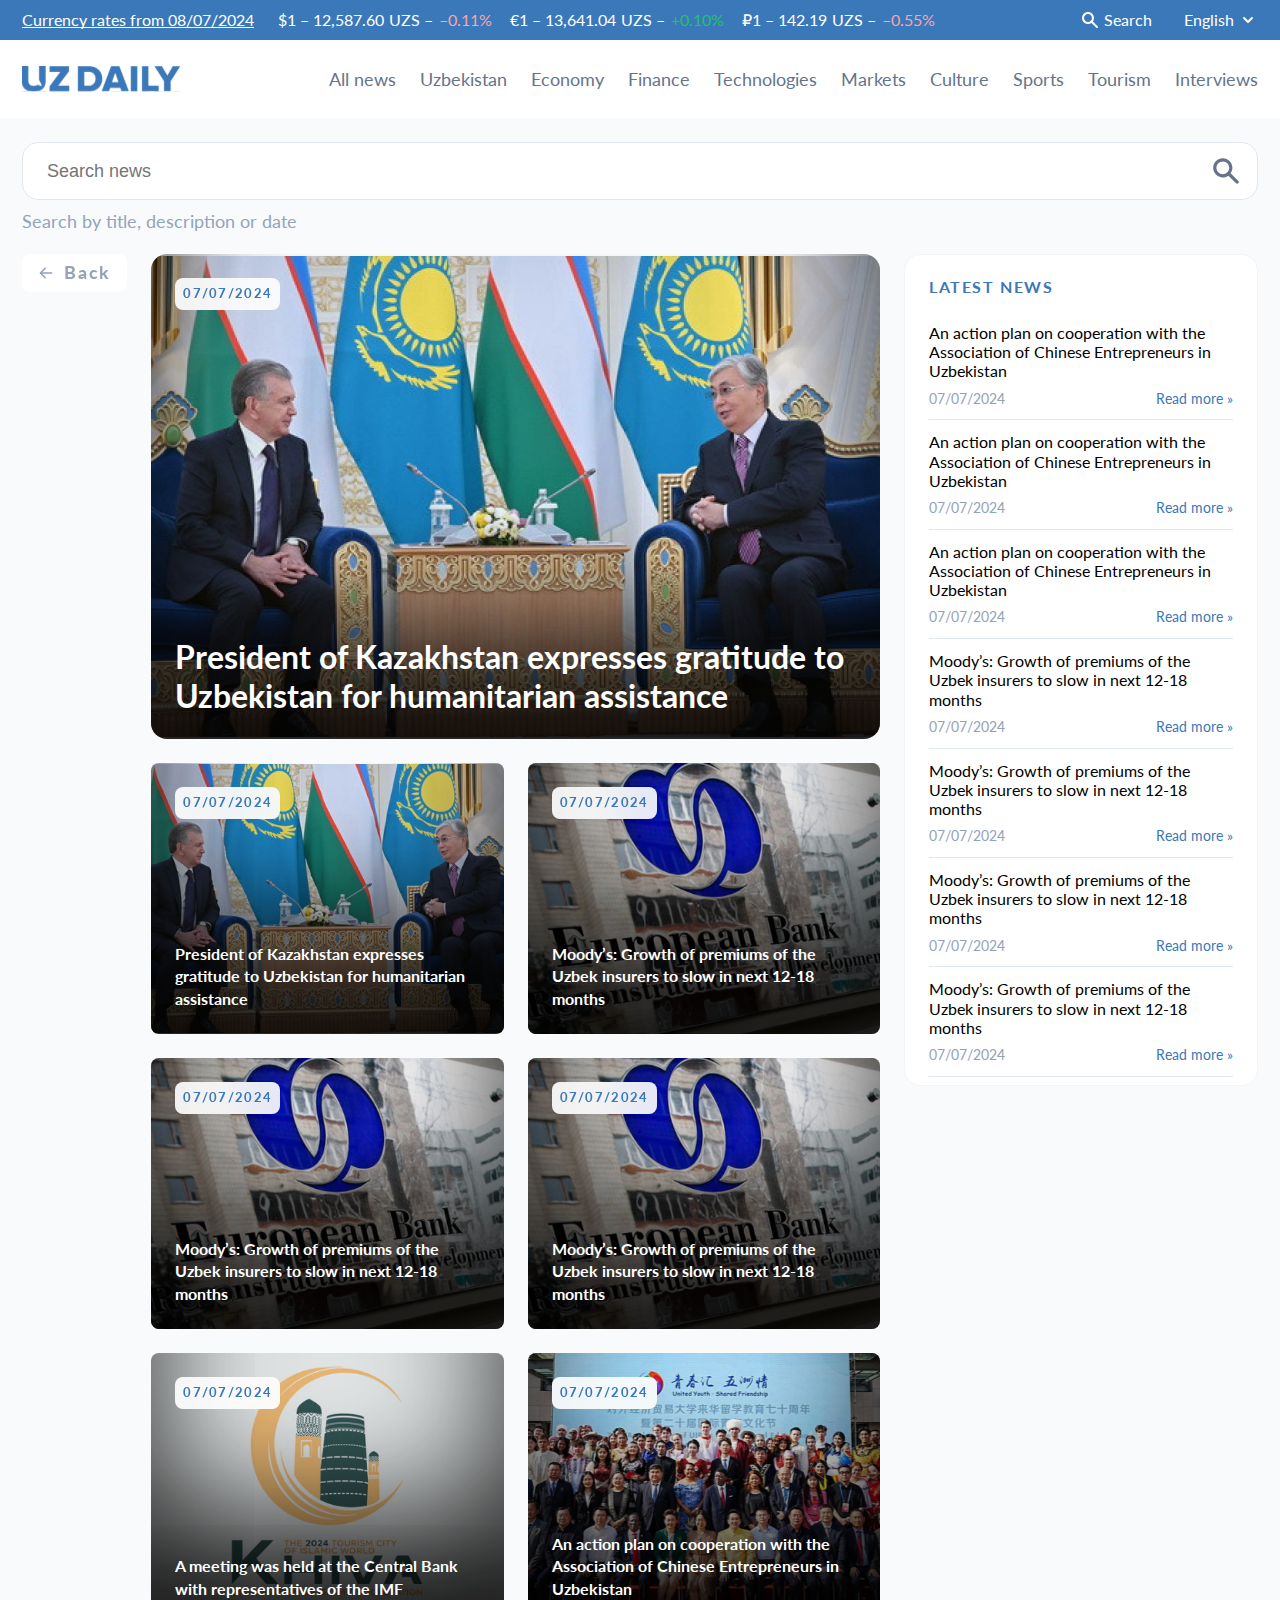
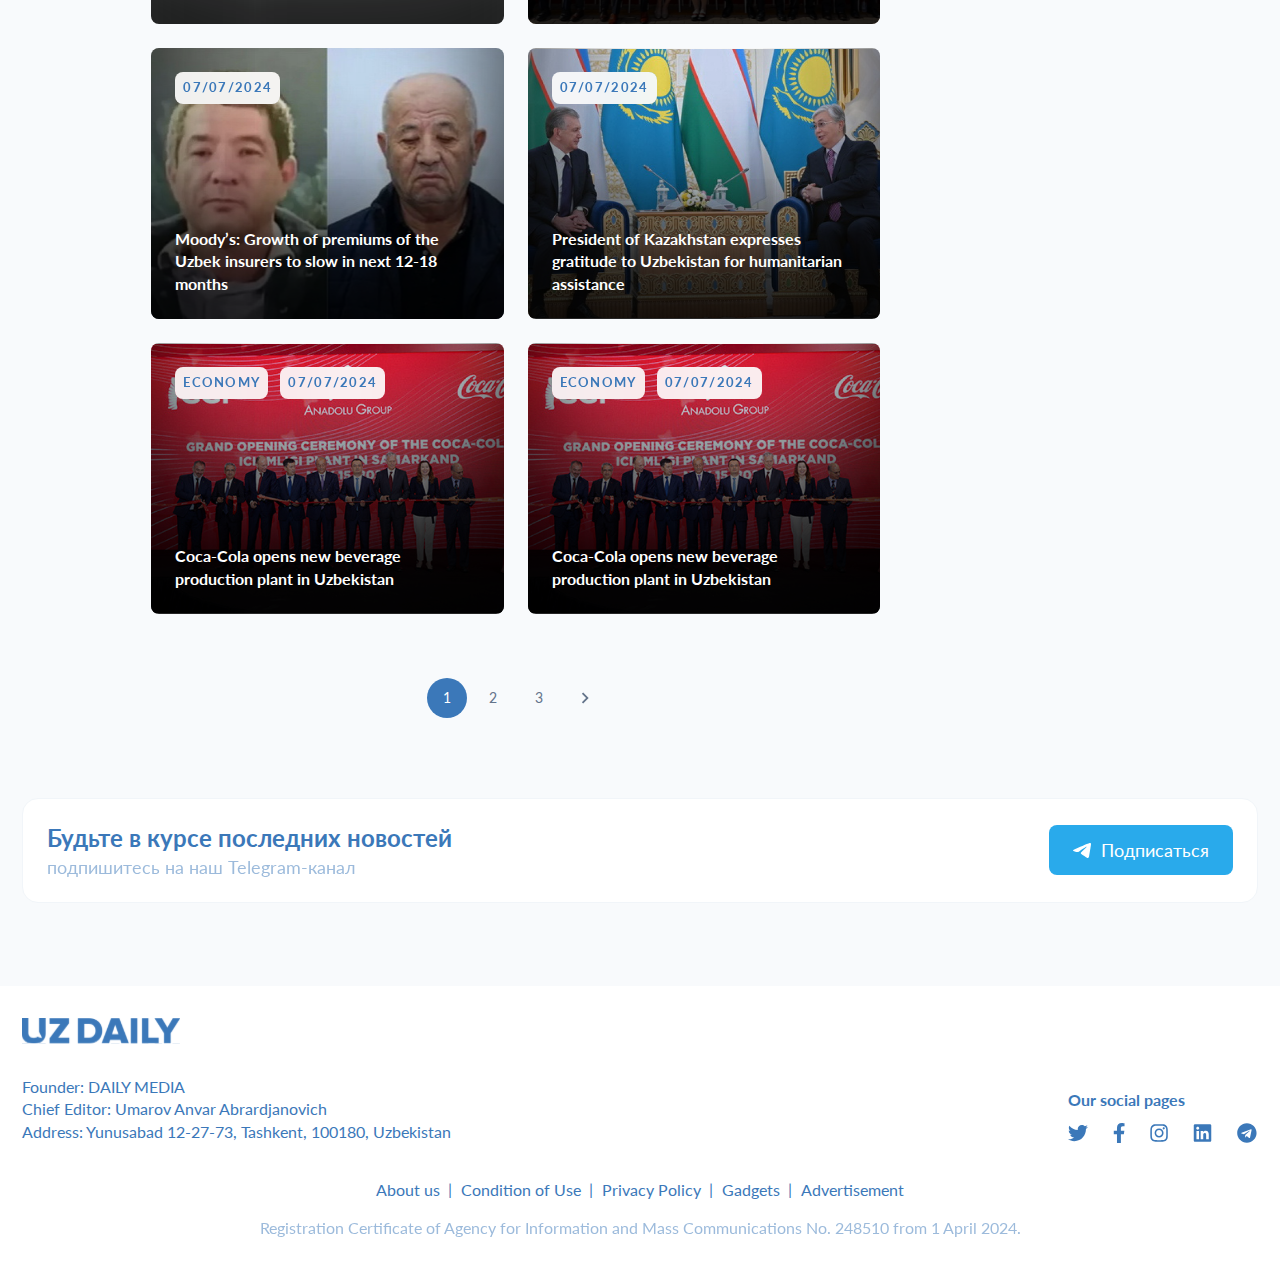
<file: search.html>
<html lang="en-US">

<head>
    <meta charset="UTF-8">
    <meta name="viewport" content="width=device-width, initial-scale=1">
    <link rel="profile" href="https://gmpg.org/xfn/11">
    <meta name="robots" content="index, follow, max-image-preview:large, max-snippet:-1, max-video-preview:-1">
    <title>uzdaily</title>
    <link rel="stylesheet" href="css/main.css?ver=1.0.0">
</head>

<body>
    <div class="menu_burger">
        <div class="menu_scroll">
            <div class="menu_top">
                <div class="menu_name">Categories</div>
                <ul>
                    <li>
                        <a href="">
                            <span class="icon">
                                <svg width="20" height="20" viewBox="0 0 20 20" fill="none" xmlns="http://www.w3.org/2000/svg">
                                  <path d="M15.8333 16.6667H4.16667C3.24619 16.6667 2.5 15.9205 2.5 15L2.5 4.99999C2.5 4.07952 3.24619 3.33333 4.16667 3.33333L12.5 3.33333C13.4205 3.33333 14.1667 4.07952 14.1667 5V5.83333M15.8333 16.6667C14.9129 16.6667 14.1667 15.9205 14.1667 15L14.1667 5.83333M15.8333 16.6667C16.7538 16.6667 17.5 15.9205 17.5 15V7.5C17.5 6.57952 16.7538 5.83333 15.8333 5.83333L14.1667 5.83333M10.8333 3.33333L7.5 3.33333M5.83333 13.3333H10.8333M5.83333 6.66666H10.8333V10H5.83333V6.66666Z" stroke="#94A3B8" stroke-width="2" stroke-linecap="round" stroke-linejoin="round" />
                                </svg>
                            </span>
                            <span class="name">All news</span>
                        </a>
                    </li>
                    <li>
                        <a href="">
                            <span class="icon">
                                <svg width="20" height="20" viewBox="0 0 20 20" fill="none" xmlns="http://www.w3.org/2000/svg">
                                  <path d="M2.54577 9.16667H4.16667C5.08714 9.16667 5.83333 9.91286 5.83333 10.8333V11.6667C5.83333 12.5871 6.57953 13.3333 7.5 13.3333C8.42047 13.3333 9.16667 14.0795 9.16667 15V17.4542M6.66667 3.2796V4.58333C6.66667 5.73393 7.59941 6.66667 8.75 6.66667H9.16667C10.0871 6.66667 10.8333 7.41286 10.8333 8.33333C10.8333 9.25381 11.5795 10 12.5 10C13.4205 10 14.1667 9.25381 14.1667 8.33333C14.1667 7.41286 14.9129 6.66667 15.8333 6.66667L16.7204 6.66667M12.5 17.0732V15C12.5 14.0795 13.2462 13.3333 14.1667 13.3333H16.7204M17.5 10C17.5 14.1421 14.1421 17.5 10 17.5C5.85786 17.5 2.5 14.1421 2.5 10C2.5 5.85786 5.85786 2.5 10 2.5C14.1421 2.5 17.5 5.85786 17.5 10Z" stroke="#94A3B8" stroke-width="2" stroke-linecap="round" stroke-linejoin="round" />
                                </svg>
                            </span>
                            <span class="name">Uzbekistan</span>
                        </a>
                    </li>
                    <li>
                        <a href="">
                            <span class="icon">
                                <svg width="20" height="20" viewBox="0 0 20 20" fill="none" xmlns="http://www.w3.org/2000/svg">
                                  <path d="M13.6666 16.75H2.99998C1.83331 16.75 0.833313 15.75 0.833313 14.5833V8.50001C0.833313 7.33334 1.83331 6.33334 2.99998 6.33334H13.6666C14.8333 6.33334 15.8333 7.33334 15.8333 8.50001V14.5833C15.8333 15.75 14.8333 16.75 13.6666 16.75ZM2.99998 8.00001C2.74998 8.00001 2.49998 8.25001 2.49998 8.50001V14.5833C2.49998 14.8333 2.74998 15.0833 2.99998 15.0833H13.6666C13.9166 15.0833 14.1666 14.8333 14.1666 14.5833V8.50001C14.1666 8.25001 13.9166 8.00001 13.6666 8.00001H2.99998Z" fill="#94A3B8" />
                                  <path d="M18.3333 13.4167C17.8333 13.4167 17.5 13.0833 17.5 12.5833V5.58333C17.5 5.24999 17.3333 4.99999 17.0833 4.99999H4.24996C3.74996 4.99999 3.41663 4.66666 3.41663 4.16666C3.41663 3.66666 3.74996 3.33333 4.24996 3.33333H17.0833C18.25 3.33333 19.1666 4.33333 19.1666 5.58333V12.5833C19.1666 13 18.8333 13.4167 18.3333 13.4167Z" fill="#94A3B8" />
                                  <path d="M8.33329 14.1667C6.83329 14.1667 5.66663 13 5.66663 11.5C5.66663 10 6.83329 8.83334 8.33329 8.83334C9.83329 8.83334 11 10 11 11.5C11 13 9.83329 14.1667 8.33329 14.1667ZM8.33329 10.5833C7.74996 10.5833 7.33329 11 7.33329 11.5833C7.33329 12.1667 7.74996 12.5 8.33329 12.5C8.91663 12.5 9.33329 12.0833 9.33329 11.5C9.33329 10.9167 8.91663 10.5833 8.33329 10.5833Z" fill="#94A3B8" />
                                  <path d="M4.08333 12.0833C4.4055 12.0833 4.66667 11.8222 4.66667 11.5C4.66667 11.1778 4.4055 10.9167 4.08333 10.9167C3.76117 10.9167 3.5 11.1778 3.5 11.5C3.5 11.8222 3.76117 12.0833 4.08333 12.0833Z" fill="#94A3B8" />
                                  <path d="M12.5833 12.0833C12.9055 12.0833 13.1667 11.8222 13.1667 11.5C13.1667 11.1778 12.9055 10.9167 12.5833 10.9167C12.2612 10.9167 12 11.1778 12 11.5C12 11.8222 12.2612 12.0833 12.5833 12.0833Z" fill="#94A3B8" />
                                </svg>
                            </span>
                            <span class="name">Economy</span>
                        </a>
                    </li>
                    <li>
                        <a href="">
                            <span class="icon">
                                <svg width="20" height="20" viewBox="0 0 20 20" fill="none" xmlns="http://www.w3.org/2000/svg">
                                  <path d="M2.5 8.33333H17.5M5.83333 12.5H6.66667M10 12.5H10.8333M5 15.8333H15C16.3807 15.8333 17.5 14.714 17.5 13.3333V6.66666C17.5 5.28595 16.3807 4.16666 15 4.16666H5C3.61929 4.16666 2.5 5.28595 2.5 6.66666V13.3333C2.5 14.714 3.61929 15.8333 5 15.8333Z" stroke="#94A3B8" stroke-width="1.66667" stroke-linecap="round" stroke-linejoin="round" />
                                </svg>
                            </span>
                            <span class="name">Finance</span>
                        </a>
                    </li>
                    <li>
                        <a href="">
                            <span class="icon">
                                <svg width="20" height="20" viewBox="0 0 20 20" fill="none" xmlns="http://www.w3.org/2000/svg">
                                  <path d="M7.5 2.5V4.16667M12.5 2.5V4.16667M7.5 15.8333V17.5M12.5 15.8333V17.5M4.16667 7.5H2.5M4.16667 12.5H2.5M17.5 7.5H15.8333M17.5 12.5H15.8333M5.83333 15.8333H14.1667C15.0871 15.8333 15.8333 15.0871 15.8333 14.1667V5.83333C15.8333 4.91286 15.0871 4.16667 14.1667 4.16667H5.83333C4.91286 4.16667 4.16667 4.91286 4.16667 5.83333V14.1667C4.16667 15.0871 4.91286 15.8333 5.83333 15.8333ZM7.5 7.5H12.5V12.5H7.5V7.5Z" stroke="#94A3B8" stroke-width="1.66667" stroke-linecap="round" stroke-linejoin="round" />
                                </svg>
                            </span>
                            <span class="name">Technologies</span>
                        </a>
                    </li>
                    <li>
                        <a href="">
                            <span class="icon"><svg width="20" height="20" viewBox="0 0 20 20" fill="none" xmlns="http://www.w3.org/2000/svg">
                              <path d="M6.66667 10.8333V10M10 10.8333V8.33333M13.3333 10.8333V6.66667M6.66667 17.5L10 14.1667L13.3333 17.5M2.5 3.33333H17.5M3.33333 3.33333H16.6667V13.3333C16.6667 13.7936 16.2936 14.1667 15.8333 14.1667H4.16667C3.70643 14.1667 3.33333 13.7936 3.33333 13.3333V3.33333Z" stroke="#94A3B8" stroke-width="1.66667" stroke-linecap="round" stroke-linejoin="round" />
                            </svg></span>
                            <span class="name">Markets</span>
                        </a>
                    </li>
                    <li>
                        <a href="">
                            <span class="icon"><svg width="20" height="20" viewBox="0 0 20 20" fill="none" xmlns="http://www.w3.org/2000/svg">
                              <path d="M6.66667 11.6667V14.1667M10 11.6667V14.1667M13.3333 11.6667V14.1667M2.5 17.5H17.5M2.5 8.33333H17.5M2.5 5.83333L10 2.5L17.5 5.83333M3.33333 8.33333H16.6667V17.5H3.33333V8.33333Z" stroke="#94A3B8" stroke-width="1.66667" stroke-linecap="round" stroke-linejoin="round" />
                            </svg></span>
                            <span class="name">Culture</span>
                        </a>
                    </li>
                    <li>
                        <a href="">
                            <span class="icon"><svg width="20" height="20" viewBox="0 0 20 20" fill="none" xmlns="http://www.w3.org/2000/svg">
                              <path d="M2.5 8.33333H17.5M2.5 11.6667H17.5M10 8.33333V15M4.16667 15H15.8333C16.7538 15 17.5 14.2538 17.5 13.3333V6.66667C17.5 5.74619 16.7538 5 15.8333 5H4.16667C3.24619 5 2.5 5.74619 2.5 6.66667V13.3333C2.5 14.2538 3.24619 15 4.16667 15Z" stroke="#94A3B8" stroke-width="1.66667" />
                            </svg></span>
                            <span class="name">Sports</span>
                        </a>
                    </li>
                    <li>
                        <a href="">
                            <span class="icon"><svg width="20" height="20" viewBox="0 0 20 20" fill="none" xmlns="http://www.w3.org/2000/svg">
                              <path d="M7.5 16.6667L2.96066 14.397C2.67834 14.2558 2.5 13.9673 2.5 13.6516V4.68169C2.5 4.0622 3.15193 3.65929 3.70601 3.93633L7.5 5.83333M7.5 16.6667L12.5 14.1667M7.5 16.6667V5.83333M12.5 14.1667L16.294 16.0637C16.8481 16.3407 17.5 15.9378 17.5 15.3183V6.34836C17.5 6.03271 17.3217 5.74416 17.0393 5.603L12.5 3.33333M12.5 14.1667V3.33333M12.5 3.33333L7.5 5.83333" stroke="#94A3B8" stroke-width="1.66667" stroke-linecap="round" stroke-linejoin="round" />
                            </svg></span>
                            <span class="name">Tourism</span>
                        </a>
                    </li>
                </ul>
            </div>
            <div class="menu_bottom">
                <div class="menu_name">Useful links</div>
                <ul>
                    <li>
                        <a href="">
                            <span class="icon"><svg width="20" height="20" viewBox="0 0 20 20" fill="none" xmlns="http://www.w3.org/2000/svg">
                              <path d="M10.8333 13.3333H10V10H9.16667M10 6.66667H10.0083M17.5 10C17.5 14.1421 14.1421 17.5 10 17.5C5.85786 17.5 2.5 14.1421 2.5 10C2.5 5.85786 5.85786 2.5 10 2.5C14.1421 2.5 17.5 5.85786 17.5 10Z" stroke="#94A3B8" stroke-width="1.66667" stroke-linecap="round" stroke-linejoin="round" />
                            </svg></span>
                            <span class="name">About us</span>
                        </a>
                    </li>
                    <li>
                        <a href="">
                            <span class="icon"><svg width="20" height="20" viewBox="0 0 20 20" fill="none" xmlns="http://www.w3.org/2000/svg">
                              <path d="M7.5 10L9.16667 11.6667L12.5 8.33334M17.1816 4.98695C17.011 4.9956 16.8394 4.99998 16.6667 4.99998C14.1055 4.99998 11.7691 4.03711 9.99994 2.45361C8.23076 4.03705 5.89449 4.99987 3.33333 4.99987C3.16065 4.99987 2.98898 4.9955 2.81844 4.98685C2.61059 5.78986 2.5 6.63202 2.5 7.50001C2.5 12.1596 5.68693 16.0749 10 17.185C14.3131 16.0749 17.5 12.1596 17.5 7.50001C17.5 6.63206 17.3894 5.78993 17.1816 4.98695Z" stroke="#94A3B8" stroke-width="1.66667" stroke-linecap="round" stroke-linejoin="round" />
                            </svg></span>
                            <span class="name">Condition of Use</span>
                        </a>
                    </li>
                    <li>
                        <a href="">
                            <span class="icon"><svg width="20" height="20" viewBox="0 0 20 20" fill="none" xmlns="http://www.w3.org/2000/svg">
                              <path d="M7.5 10L9.16667 11.6667L12.5 8.33334M17.1816 4.98695C17.011 4.9956 16.8394 4.99998 16.6667 4.99998C14.1055 4.99998 11.7691 4.03711 9.99994 2.45361C8.23076 4.03705 5.89449 4.99987 3.33333 4.99987C3.16065 4.99987 2.98898 4.9955 2.81844 4.98685C2.61059 5.78986 2.5 6.63202 2.5 7.50001C2.5 12.1596 5.68693 16.0749 10 17.185C14.3131 16.0749 17.5 12.1596 17.5 7.50001C17.5 6.63206 17.3894 5.78993 17.1816 4.98695Z" stroke="#94A3B8" stroke-width="1.66667" stroke-linecap="round" stroke-linejoin="round" />
                            </svg></span>
                            <span class="name">Privacy Policy</span>
                        </a>
                    </li>
                    <li>
                        <a href="">
                            <span class="icon"><svg width="20" height="20" viewBox="0 0 20 20" fill="none" xmlns="http://www.w3.org/2000/svg">
                              <path d="M3.33331 3.33334V7.50001H3.81791M16.6151 9.16668C16.205 5.87808 13.3997 3.33334 9.99998 3.33334C7.20216 3.33334 4.80689 5.05682 3.81791 7.50001M3.81791 7.50001H7.49998M16.6666 16.6667V12.5H16.182M16.182 12.5C15.1931 14.9432 12.7978 16.6667 9.99998 16.6667C6.6003 16.6667 3.79497 14.1219 3.38489 10.8333M16.182 12.5H12.5" stroke="#94A3B8" stroke-width="1.66667" stroke-linecap="round" stroke-linejoin="round" />
                            </svg></span>
                            <span class="name">Currency rate</span>
                        </a>
                    </li>
                </ul>
            </div>
        </div>
    </div>
    <div class="site_wrapper">
        <header class="header">
            <div class="header_top">
                <div class="block_inner">
                    <div class="currency_block">
                        <a href="currency.html" class="name">Currency rates from 08/07/2024</a>
                        <div class="inner">
                            <section id="currencyconverter_minimalistic-2" class="widget widget_currencyconverter_minimalistic">
                                <div class="currencyconverter-minimalistic-container">
                                    <div class="currencyconverter-minimalistic-single-currency usd_currency">
                                        <div class="currencyconverter-minimalistic-row">
                                            <span class="currencyconverter-minimalistic-currency-price">$1 – 12,587.60</span>
                                        </div>
                                        <div class="currencyconverter-minimalistic-row">
                                            <span class="currencyconverter-minimalistic-inline-list">
                                                <span class="currencyconverter-minimalistic-inline-list-item currencyconverter-minimalistic-ticker">UZS – </span><span class="currencyconverter-minimalistic-inline-list-item currencyconverter-minimalistic-change-percentage red">
                                                    –0.11<span class="currencyconverter-percentage-symbol">%</span> </span> </span>
                                        </div>
                                    </div>
                                    <div class="currencyconverter-minimalistic-single-currency">
                                        <div class="currencyconverter-minimalistic-row">
                                            <span class="currencyconverter-minimalistic-currency-price">€1 – 13,641.04</span>
                                        </div>
                                        <div class="currencyconverter-minimalistic-row">
                                            <span class="currencyconverter-minimalistic-inline-list">
                                                <span class="currencyconverter-minimalistic-inline-list-item currencyconverter-minimalistic-ticker">UZS – </span><span class="currencyconverter-minimalistic-inline-list-item currencyconverter-minimalistic-change-percentage green">
                                                    +0.10<span class="currencyconverter-percentage-symbol">%</span> </span> </span>
                                        </div>
                                    </div>
                                    <div class="currencyconverter-minimalistic-single-currency">
                                        <div class="currencyconverter-minimalistic-row">
                                            <span class="currencyconverter-minimalistic-currency-price">₽1 – 142.19</span>
                                        </div>
                                        <div class="currencyconverter-minimalistic-row">
                                            <span class="currencyconverter-minimalistic-inline-list">
                                                <span class="currencyconverter-minimalistic-inline-list-item currencyconverter-minimalistic-ticker">UZS – </span><span class="currencyconverter-minimalistic-inline-list-item currencyconverter-minimalistic-change-percentage red">
                                                    –0.55<span class="currencyconverter-percentage-symbol">%</span> </span> </span>
                                        </div>
                                    </div>
                                </div>
                            </section>
                        </div>
                    </div>
                    <a href="search.html" class="search_btn">Search</a>
                    <div class="lang_block">
                        <div class="lang_block_inner">
                            <div class="dropdown-item-current">English</div>
                            <div class="inner">
                                <a class="dropdown-item current" href="http://localhost:8888/uzde/">English</a>
                                <a class="dropdown-item" href="http://localhost:8888/uzde/ru/vse-novosti/">Русский</a>
                                <a class="dropdown-item" href="http://localhost:8888/uzde/uz/barcha-yangiliklar/">Oʻzbek</a>
                            </div>
                        </div>
                    </div>
                </div>
            </div>
            <div class="header_bottom">
                <div class="block_inner">
                    <div class="logo">
                        <a href="http://localhost:8888/uzde/" class="custom-logo-link" rel="home" aria-current="page">
                            <img src="files/logo.svg">
                        </a> 
                    </div>
                    <div class="header_menu">
                        <ul>
                            <li><a href="category.html">All news</a></li>
                            <li><a href="category.html">Uzbekistan</a></li>
                            <li><a href="category.html">Economy</a></li>
                            <li><a href="category.html">Finance</a></li>
                            <li><a href="category.html">Technologies</a></li>
                            <li><a href="category.html">Markets</a></li>
                            <li><a href="category.html">Culture</a></li>
                            <li><a href="category.html">Sports</a></li>
                            <li><a href="category.html">Tourism</a></li>
                            <li><a href="category.html">Interviews</a></li>
                        </ul>
                    </div>
                    <div class="search_btn_mobile"></div>
                    <div class="burger"></div>
                    <div class="search_form_popup">
                        <form action="">
                            <input type="text" placeholder="Search news">
                            <input type="submit" class="search_button">
                        </form>
                    </div>
                </div>
            </div>
        </header>
        <div class="content_block_wr">
            <div class="search_block_wr">
                <div class="block_inner">
                    <form role="search" method="get" class="search-form" action="http://localhost:8888/uzde/">
                        <label>
                            <input type="search" class="search-field" placeholder="Search news" value="" name="s">
                        </label>
                        <input type="submit" class="search-submit" value="Search">
                    </form>
                    <div class="search_text">Search by title, description or date</div>
                </div>
            </div>
            <div class="top_block_wr">
                <div class="block_inner">
                    <a href="" class="back_btn">Back</a>
                    <div class="left">
                        <a href="" class="item_news_block" style="background-image: url(files/new1.jpg);">
                            <span class="labels">
                                <span class="date">
                                    07/07/2024 </span>
                            </span>
                            <span class="name">President of Kazakhstan expresses gratitude to Uzbekistan for humanitarian assistance</span>
                        </a>
                        <a href="" class="item_news_block" style="background-image: url(files/new1.jpg);">
                            <span class="labels">
                                <span class="date">
                                    07/07/2024 </span>
                            </span>
                            <span class="name">President of Kazakhstan expresses gratitude to Uzbekistan for humanitarian assistance</span>
                        </a>
                        <a href="" class="item_news_block" style="background-image: url(files/rectangle-79.jpg);">
                            <span class="labels">
                                <span class="date">
                                    07/07/2024 </span>
                            </span>
                            <span class="name">Moody’s: Growth of premiums of the Uzbek insurers to slow in next 12-18 months</span>
                        </a>
                        <a href="" class="item_news_block" style="background-image: url(files/rectangle-79.jpg);">
                            <span class="labels">
                                <span class="date">
                                    07/07/2024 </span>
                            </span>
                            <span class="name">Moody’s: Growth of premiums of the Uzbek insurers to slow in next 12-18 months</span>
                        </a>
                        <a href="" class="item_news_block" style="background-image: url(files/rectangle-79.jpg);">
                            <span class="labels">
                                <span class="date">
                                    07/07/2024 </span>
                            </span>
                            <span class="name">Moody’s: Growth of premiums of the Uzbek insurers to slow in next 12-18 months</span>
                        </a>
                        <a href="" class="item_news_block" style="background-image: url(files/rectangle-7.jpg);">
                            <span class="labels">
                                <span class="date">
                                    07/07/2024 </span>
                            </span>
                            <span class="name">A meeting was held at the Central Bank with representatives of the IMF</span>
                        </a>
                        <a href="" class="item_news_block" style="background-image: url(files/new3.jpg);">
                            <span class="labels">
                                <span class="date">
                                    07/07/2024 </span>
                            </span>
                            <span class="name">An action plan on cooperation with the Association of Chinese Entrepreneurs in Uzbekistan</span>
                        </a>
                        <a href="" class="item_news_block" style="background-image: url(files/new2.jpg);">
                            <span class="labels">
                                <span class="date">
                                    07/07/2024 </span>
                            </span>
                            <span class="name">Moody’s: Growth of premiums of the Uzbek insurers to slow in next 12-18 months</span>
                        </a>
                        <a href="" class="item_news_block" style="background-image: url(files/new1.jpg);">
                            <span class="labels">
                                <span class="date">
                                    07/07/2024 </span>
                            </span>
                            <span class="name">President of Kazakhstan expresses gratitude to Uzbekistan for humanitarian assistance</span>
                        </a>
                        <a href="" class="item_news_block" style="background-image: url(files/d0.jpg);">
                            <span class="labels">
                                <span class="categor">ECONOMY</span> <span class="date">
                                    07/07/2024 </span>
                            </span>
                            <span class="name">Coca-Cola opens new beverage production plant in Uzbekistan</span>
                        </a>
                        <a href="" class="item_news_block" style="background-image: url(files/d0.jpg);">
                            <span class="labels">
                                <span class="categor">ECONOMY</span> <span class="date">
                                    07/07/2024 </span>
                            </span>
                            <span class="name">Coca-Cola opens new beverage production plant in Uzbekistan</span>
                        </a>
                        <div class="page_list">
                            <ul class="page-numbers">
                                <li><span aria-current="page" class="page-numbers current">1</span></li>
                                <li><a class="page-numbers" href="http://localhost:8888/uzde/page/2/?s">2</a></li>
                                <li><a class="page-numbers" href="http://localhost:8888/uzde/page/3/?s">3</a></li>
                                <li><a class="next page-numbers" href="http://localhost:8888/uzde/page/2/?s">Next</a></li>
                            </ul>
                        </div>
                    </div>
                    <div class="right">
                        <div class="title">LATEST NEWS</div>
                        <div class="inner">
                            <div class="item_news">
                                <div class="name">An action plan on cooperation with the Association of Chinese Entrepreneurs in Uzbekistan</div>
                                <div class="item_bottom">
                                    <div class="date">
                                        07/07/2024 </div>
                                    <a href="" class="link">Read more »</a>
                                </div>
                            </div>
                            <div class="item_news">
                                <div class="name">An action plan on cooperation with the Association of Chinese Entrepreneurs in Uzbekistan</div>
                                <div class="item_bottom">
                                    <div class="date">
                                        07/07/2024 </div>
                                    <a href="" class="link">Read more »</a>
                                </div>
                            </div>
                            <div class="item_news">
                                <div class="name">An action plan on cooperation with the Association of Chinese Entrepreneurs in Uzbekistan</div>
                                <div class="item_bottom">
                                    <div class="date">
                                        07/07/2024 </div>
                                    <a href="" class="link">Read more »</a>
                                </div>
                            </div>
                            <div class="item_news">
                                <div class="name">Moody’s: Growth of premiums of the Uzbek insurers to slow in next 12-18 months</div>
                                <div class="item_bottom">
                                    <div class="date">
                                        07/07/2024 </div>
                                    <a href="" class="link">Read more »</a>
                                </div>
                            </div>
                            <div class="item_news">
                                <div class="name">Moody’s: Growth of premiums of the Uzbek insurers to slow in next 12-18 months</div>
                                <div class="item_bottom">
                                    <div class="date">
                                        07/07/2024 </div>
                                    <a href="" class="link">Read more »</a>
                                </div>
                            </div>
                            <div class="item_news">
                                <div class="name">Moody’s: Growth of premiums of the Uzbek insurers to slow in next 12-18 months</div>
                                <div class="item_bottom">
                                    <div class="date">
                                        07/07/2024 </div>
                                    <a href="" class="link">Read more »</a>
                                </div>
                            </div>
                            <div class="item_news">
                                <div class="name">Moody’s: Growth of premiums of the Uzbek insurers to slow in next 12-18 months</div>
                                <div class="item_bottom">
                                    <div class="date">
                                        07/07/2024 </div>
                                    <a href="" class="link">Read more »</a>
                                </div>
                            </div>
                        </div>
                    </div>
                </div>
            </div>
            <div class="tg_btn_block">
                <div class="block_inner">
                    <div class="text">
                        <div class="title">Будьте в курсе последних новостей</div>
                        <div class="body">подпишитесь на наш Telegram-канал</div>
                    </div>
                    <div class="btn_tg">
                        <a href="#" target="_blank">Подписаться</a>
                    </div>
                </div>
            </div>
        </div>
        <footer class="footer">
            <div class="block_inner">
                <div class="footer_top">
                    <div class="left">
                        <div class="logo">
                            <a href="http://localhost:8888/uzde/" class="custom-logo-link" rel="home" aria-current="page"><img width="158" height="26" src="files/logo.svg" class="custom-logo" alt="uzdaily" decoding="async"></a> </div>
                        <div class="text">Founder: DAILY MEDIA <br>Chief Editor: Umarov Anvar Abrardjanovich <br>Address: Yunusabad 12-27-73, Tashkent, 100180, Uzbekistan</div>
                    </div>
                    <div class="right">
                        <div class="title">Our social pages</div>
                        <div class="inner">
                            <a href="">
                                <img src="files/soc1.svg" alt="">
                            </a>
                            <a href="">
                                <img src="files/soc2.svg" alt="">
                            </a>
                            <a href="">
                                <img src="files/soc3.svg" alt="">
                            </a>
                            <a href="">
                                <img src="files/soc4.svg" alt="">
                            </a>
                            <a href="">
                                <img src="files/soc5.svg" alt="">
                            </a>
                        </div>
                    </div>
                </div>
                <div class="footer_bottom">
                    <div class="footer_link">
                        <ul id="menu-menu_footer_en" class="menu">
                            <li><a href="http://localhost:8888/uzde/about-us/">About us</a></li>
                            <li><a href="http://localhost:8888/uzde/condition-of-use/">Condition of Use</a></li>
                            <li><a href="http://localhost:8888/uzde/privacy-policy/">Privacy Policy</a></li>
                            <li><a href="http://localhost:8888/uzde/gadgets/">Gadgets</a></li>
                            <li><a href="http://localhost:8888/uzde/advertisement/">Advertisement</a></li>
                        </ul>
                    </div>
                    <div class="copy">Registration Certificate of Agency for Information and Mass Communications No. 248510 from 1 April 2024.</div>
                </div>
            </div>
        </footer>
    </div>
    <script src="js/jquery.min.js?ver=1.0.0"></script>
    <script src="js/main.js?ver=1.0.0"></script>
</body>

</html>
</file>
<file: css/main.css>
@import url("https://fonts.googleapis.com/css2?family=Lato:ital,wght@0,100;0,300;0,400;0,700;0,900;1,100;1,300;1,400;1,700;1,900&family=Roboto:ital,wght@0,100;0,300;0,400;0,500;0,700;0,900;1,100;1,300;1,400;1,500;1,700;1,900&display=swap");
:root {
  --font-family: "Lato", sans-serif;
  --second-family: "Font Awesome 5 Brands", sans-serif;
  --third-family: "Roboto", sans-serif ;
}

body,
html {
  margin: 0;
  height: 100%;
  min-height: 100%;
}

body {
  position: relative;
  min-width: 340px;
  text-align: left;
  color: #000;
  font: 18px var(--font-family), arial;
  line-height: 1;
  background: #F8FAFC;
}

h1,
h2,
h3,
h4,
h5,
h6 {
  color: #000;
  font-family: var(--font-family), var(--font-family), arial;
  font-weight: 400;
  font-style: normal;
}

h1 {
  margin-top: 0;
  font-size: 32px;
}

h2 {
  font-size: 28px;
}

h3 {
  font-size: 26px;
}

h4 {
  font-size: 24px;
}

h5 {
  font-size: 22px;
}

h6 {
  font-size: 21px;
}

h5,
h6 {
  font-size: 20px;
}

@media (max-width: 1024px) {
  h1 {
    margin-top: 0;
    font-size: 28px;
  }
  h2 {
    font-size: 26px;
  }
  h3 {
    font-size: 24px;
  }
  h4 {
    font-size: 22px;
  }
  h5 {
    font-size: 20px;
  }
  h6 {
    font-size: 18px;
  }
  h5,
  h6 {
    font-size: 16px;
  }
}
a {
  text-decoration: underline;
  color: #3b78b9;
}

a:hover {
  text-decoration: none;
}

a img {
  border-color: #000;
}

a[href^="tel:"] {
  text-decoration: none;
  color: inherit;
}

img,
input,
table,
textarea {
  max-width: 100%;
}

.site_wrapper {
  display: -webkit-box;
  display: -ms-flexbox;
  display: flex;
  -webkit-box-orient: vertical;
  -webkit-box-direction: normal;
      -ms-flex-direction: column;
          flex-direction: column;
}

* {
  -webkit-box-sizing: border-box;
          box-sizing: border-box;
}

.block_inner {
  max-width: 1236px;
  margin: 0 auto;
}

@media (min-width: 768px) {
  .col2-field {
    display: -webkit-box;
    display: -ms-flexbox;
    display: flex;
  }
  .col2-field .field {
    -webkit-box-flex: 0;
        -ms-flex: 0 0 calc(50% - 8px);
            flex: 0 0 calc(50% - 8px);
    margin-right: 16px;
  }
  .col2-field .field:nth-child(2) {
    margin-right: 0;
  }
}
.oveflowHidden {
  overflow: hidden;
}

.field {
  margin-bottom: 16px;
  position: relative;
}

.field input[type=password],
.field input[type=tel],
.field input[type=text] {
  width: 100%;
  padding: 0 16px;
  height: 40px;
  background: #fff;
  font-style: normal;
  font-weight: normal;
  font-size: 16px;
  line-height: 25px;
  color: #000;
  border: none;
  -webkit-box-sizing: border-box;
          box-sizing: border-box;
  border-radius: 2px;
  outline: none;
  font-family: var(--font-family);
  -webkit-transition: all 0.3s;
  transition: all 0.3s;
}

.field select {
  width: 100%;
  padding: 0 16px;
  height: 40px;
  background: #fff;
  font-style: normal;
  font-weight: normal;
  font-size: 16px;
  line-height: 25px;
  color: #000;
  border: none;
  -webkit-box-sizing: border-box;
          box-sizing: border-box;
  border-radius: 2px;
  outline: none;
  font-family: var(--font-family);
  -webkit-transition: all 0.3s;
  transition: all 0.3s;
}

.field textarea {
  width: 100%;
  padding: 16px 16px;
  height: 90px;
  background: #fff;
  font-style: normal;
  font-weight: normal;
  font-size: 16px;
  line-height: 25px;
  color: #000;
  border: none;
  -webkit-box-sizing: border-box;
          box-sizing: border-box;
  border-radius: 2px;
  outline: none;
  font-family: var(--font-family);
  -webkit-transition: all 0.3s;
  transition: all 0.3s;
}

.field .field_name {
  font-weight: 700;
  font-size: 16px;
  line-height: 95%;
  color: #242424;
  padding-bottom: 15px;
}

.field.checkbox ul {
  padding: 2px 0;
  margin: 0;
  list-style: none;
  max-height: 190px;
  overflow: auto;
}

.field.checkbox ul li {
  margin-bottom: 10px;
}

.field.checkbox ul li label {
  position: relative;
  padding-left: 30px;
  font-weight: 400;
  font-size: 16px;
  line-height: 1;
  color: #242424;
  cursor: pointer;
  display: inline-block;
}

.field.checkbox ul li label input {
  position: absolute;
  top: 0;
  left: 0;
  opacity: 0;
}

.field.checkbox ul li label span {
  position: absolute;
  top: -2px;
  left: 0;
  width: 20px;
  height: 20px;
  border: 2px solid #747576;
  background-position: 50% 50%;
  background-repeat: no-repeat;
  -webkit-transition: all 0.3s;
  transition: all 0.3s;
  background-color: #fff;
  z-index: 1;
}

.field.checkbox ul li label input:checked + span {
  background-color: #183E98;
  border-color: #183E98;
  background-image: url("data:image/svg+xml,%3Csvg width='14' height='14' viewBox='0 0 14 14' fill='none' xmlns='http://www.w3.org/2000/svg'%3E%3Cpath d='M11.6666 3.5L5.24992 9.91667L2.33325 7' stroke='white' stroke-width='2' stroke-linecap='round' stroke-linejoin='round'/%3E%3C/svg%3E");
}

.field.radio ul {
  padding: 2px 0;
  margin: 0;
  list-style: none;
  max-height: 190px;
  overflow: auto;
}

.field.radio ul li {
  margin-bottom: 10px;
}

.field.radio ul li label {
  position: relative;
  padding-left: 30px;
  font-weight: 400;
  font-size: 16px;
  line-height: 1;
  color: #242424;
  cursor: pointer;
  display: inline-block;
}

.field.radio ul li label input {
  position: absolute;
  top: 0;
  left: 0;
  opacity: 0;
}

.field.radio ul li label span {
  position: absolute;
  top: -2px;
  left: 0;
  width: 20px;
  height: 20px;
  border: 2px solid #747576;
  background-color: #fff;
  border-radius: 50%;
  z-index: 1;
}

.field.radio ul li label span:before {
  content: "";
  -webkit-transition: all 0.3s;
  transition: all 0.3s;
  position: absolute;
  top: 0;
  bottom: 0;
  left: 0;
  right: 0;
  width: 10px;
  height: 10px;
  margin: auto;
  background: #183E98;
  opacity: 0;
  border-radius: 50%;
}

.field.radio ul li label input:checked + span {
  border-color: #183E98;
}

.field.radio ul li label input:checked + span:before {
  opacity: 1;
}

.jq-selectbox.jqselect {
  display: block !important;
  width: 100%;
}

.jq-selectbox.jqselect .jq-selectbox__select {
  width: 100%;
  padding: 18px 16px 17px;
  height: 60px;
  background: none;
  font-style: normal;
  font-weight: normal;
  font-size: 22px;
  text-transform: uppercase;
  color: #78B82A;
  border: 1px solid #78B82A;
  -webkit-box-sizing: border-box;
          box-sizing: border-box;
  border-radius: 0;
  outline: none;
  font-family: var(--font-family);
  position: relative;
  cursor: pointer;
}

.jq-selectbox.jqselect .jq-selectbox__select .jq-selectbox__select-text {
  width: 100% !important;
  margin: 0;
}

.jq-selectbox.jqselect .jq-selectbox__select .jq-selectbox__trigger {
  position: absolute;
  top: 0;
  bottom: 0;
  right: 24px;
  width: 12px;
  height: 12px;
  background-image: url("data:image/svg+xml,%3Csvg width='12' height='12' viewBox='0 0 12 12' fill='none' xmlns='http://www.w3.org/2000/svg'%3E%3Cpath d='M12 3.66528L6.01136 9.65392L5.05129 8.69385L11.0399 2.70521L12 3.66528Z' fill='%2378B82A'/%3E%3Cpath d='M5.98877 9.63599L0.000131678 3.64734L0.960205 2.68727L6.94884 8.67591L5.98877 9.63599Z' fill='%2378B82A'/%3E%3C/svg%3E%0A");
  background-position: 50%;
  background-repeat: no-repeat;
  margin: auto;
}

.jq-selectbox.jqselect .jq-selectbox__dropdown {
  top: 100% !important;
  border: 1px solid #78B82A;
  background: #000;
  left: 0 !important;
  right: 0 !important;
  bottom: auto !important;
}

.jq-selectbox.jqselect .jq-selectbox__dropdown ul {
  padding: 0;
  margin: 0;
  list-style: none;
}

.jq-selectbox.jqselect .jq-selectbox__dropdown ul li {
  padding: 18px 16px 17px;
  font-size: 22px;
  text-transform: uppercase;
  color: #78B82A;
  cursor: pointer;
}

.jq-selectbox.jqselect .jq-selectbox__dropdown ul li.sel,
.jq-selectbox.jqselect .jq-selectbox__dropdown ul li:hover {
  color: #fff;
}

.burger {
  -webkit-box-flex: 0;
      -ms-flex: 0 0 40px;
          flex: 0 0 40px;
  z-index: 71;
  width: 40px;
  height: 40px;
  background: url("data:image/svg+xml,%3Csvg width='24' height='24' viewBox='0 0 24 24' fill='none' xmlns='http://www.w3.org/2000/svg'%3E%3Cpath fill-rule='evenodd' clip-rule='evenodd' d='M3.6 5.99999C3.6 5.33725 4.13726 4.79999 4.8 4.79999H19.2C19.8627 4.79999 20.4 5.33725 20.4 5.99999C20.4 6.66273 19.8627 7.19999 19.2 7.19999H4.8C4.13726 7.19999 3.6 6.66273 3.6 5.99999Z' fill='%233B78B9' /%3E%3Cpath fill-rule='evenodd' clip-rule='evenodd' d='M3.6 12C3.6 11.3372 4.13726 10.8 4.8 10.8H19.2C19.8627 10.8 20.4 11.3372 20.4 12C20.4 12.6627 19.8627 13.2 19.2 13.2H4.8C4.13726 13.2 3.6 12.6627 3.6 12Z' fill='%233B78B9' /%3E%3Cpath fill-rule='evenodd' clip-rule='evenodd' d='M3.6 18C3.6 17.3372 4.13726 16.8 4.8 16.8H19.2C19.8627 16.8 20.4 17.3372 20.4 18C20.4 18.6627 19.8627 19.2 19.2 19.2H4.8C4.13726 19.2 3.6 18.6627 3.6 18Z' fill='%233B78B9' /%3E%3C/svg%3E") 50% no-repeat;
  -webkit-box-sizing: border-box;
          box-sizing: border-box;
  cursor: pointer;
  display: none;
  position: relative;
  border: 1px solid #3b78b9;
  border-radius: 8px;
}
.burger.opened {
  background: url("data:image/svg+xml,%3Csvg width='24' height='24' viewBox='0 0 24 24' fill='none' xmlns='http://www.w3.org/2000/svg'%3E%3Cpath fill-rule='evenodd' clip-rule='evenodd' d='M5.15146 5.15146C5.62009 4.68283 6.37989 4.68283 6.84852 5.15146L12 10.3029L17.1515 5.15146C17.6201 4.68283 18.3799 4.68283 18.8485 5.15146C19.3171 5.62009 19.3171 6.37989 18.8485 6.84852L13.697 12L18.8485 17.1515C19.3171 17.6201 19.3171 18.3799 18.8485 18.8485C18.3799 19.3171 17.6201 19.3171 17.1515 18.8485L12 13.697L6.84852 18.8485C6.37989 19.3171 5.62009 19.3171 5.15146 18.8485C4.68283 18.3799 4.68283 17.6201 5.15146 17.1515L10.3029 12L5.15146 6.84852C4.68283 6.37989 4.68283 5.62009 5.15146 5.15146Z' fill='%233B78B9' /%3E%3C/svg%3E") 50% no-repeat;
}

@media (max-width: 1024px) {
  .burger {
    display: block;
  }
}
.form-popup-wrapper {
  position: fixed;
  width: 100%;
  height: 100%;
  top: 0;
  left: 0;
  overflow: auto;
  white-space: nowrap;
  text-align: center;
  font-size: 0;
  opacity: 0;
  visibility: hidden;
  z-index: 100;
  background: rgba(30, 25, 61, 0.2);
  -webkit-transition: all 0.5s;
  transition: all 0.5s;
  padding: 100px 40px 40px 40px;
}

@media (max-width: 767px) {
  .form-popup-wrapper {
    padding: 0;
  }
}
@media (min-width: 768px) {
  .form-popup-wrapper:before {
    height: 100%;
    display: inline-block;
    vertical-align: middle;
    content: "";
  }
}
.form-popup-wrapper.opened {
  opacity: 1;
  visibility: visible;
}

.form-popup-wrapper .formExtraWrapper {
  width: 588px;
  margin: auto;
  position: relative;
  display: inline-block;
  white-space: normal;
  vertical-align: middle;
  text-align: left;
  z-index: 10;
}

@media (max-width: 767px) {
  .form-popup-wrapper .formExtraWrapper {
    width: 300;
    display: block;
  }
}
.form-popup-wrapper .formExtraWrapper .close-form {
  position: absolute;
  top: 10px;
  right: 10px;
  width: 26px;
  height: 26px;
  background: 50% url("data:image/svg+xml,%3Csvg width='24' height='24' viewBox='0 0 24 24' fill='none' xmlns='http://www.w3.org/2000/svg'%3E%3Cpath d='M22.7071 2.70711C23.0976 2.31658 23.0976 1.68342 22.7071 1.29289C22.3166 0.902369 21.6834 0.902369 21.2929 1.29289L22.7071 2.70711ZM1.29289 21.2929C0.902369 21.6834 0.902369 22.3166 1.29289 22.7071C1.68342 23.0976 2.31658 23.0976 2.70711 22.7071L1.29289 21.2929ZM2.70711 1.29289C2.31658 0.902369 1.68342 0.902369 1.29289 1.29289C0.902369 1.68342 0.902369 2.31658 1.29289 2.70711L2.70711 1.29289ZM21.2929 22.7071C21.6834 23.0976 22.3166 23.0976 22.7071 22.7071C23.0976 22.3166 23.0976 21.6834 22.7071 21.2929L21.2929 22.7071ZM21.2929 1.29289L1.29289 21.2929L2.70711 22.7071L22.7071 2.70711L21.2929 1.29289ZM1.29289 2.70711L21.2929 22.7071L22.7071 21.2929L2.70711 1.29289L1.29289 2.70711Z' fill='%23322D50'/%3E%3C/svg%3E%0A") no-repeat;
  cursor: pointer;
  z-index: 101;
}

.form-b {
  font-size: 0;
  padding: 52px 33px 48px;
  -webkit-box-sizing: border-box;
          box-sizing: border-box;
  position: relative;
  background: #fff;
  z-index: 100;
}

@media (max-width: 767px) {
  .form-b {
    padding: 48px 20px;
  }
}
.form-b .title {
  font-style: normal;
  font-weight: 800;
  font-size: 48px;
  line-height: 100%;
  text-transform: uppercase;
  color: #0C395F;
  text-shadow: 0px 2px 2px rgba(0, 0, 0, 0.25);
  padding-bottom: 14px;
}

.form-b .text {
  font-style: normal;
  font-weight: normal;
  font-size: 18px;
  line-height: 100%;
  color: #0C395F;
  padding-bottom: 52px;
}

.menu_burger {
  position: fixed;
  top: 112px;
  right: 0;
  bottom: 0;
  width: 340px;
  z-index: 100;
  -webkit-transition: all 0.3s;
  transition: all 0.3s;
  opacity: 0;
  visibility: hidden;
  background: #fff;
  font-size: 0;
  opacity: 0;
  -webkit-box-shadow: 0 0 0 6000px rgba(248, 250, 252, 0.8);
          box-shadow: 0 0 0 6000px rgba(248, 250, 252, 0.8);
}
@media all and (max-width: 767px) {
  .menu_burger {
    left: 0;
    width: 100%;
  }
}

.menu_burger.opened {
  opacity: 1;
  visibility: visible;
}

.menu_burger .menu_scroll {
  overflow: auto;
  position: absolute;
  top: 10px;
  left: 0;
  right: 0;
  bottom: 0;
}

.menu_burger .menuClose {
  position: absolute;
  top: 7px;
  right: 10px;
  width: 24px;
  height: 24px;
  cursor: pointer;
  -webkit-box-sizing: border-box;
          box-sizing: border-box;
  background: url("data:image/svg+xml,%3Csvg width='24' height='24' viewBox='0 0 24 24' fill='none' xmlns='http://www.w3.org/2000/svg'%3E%3Cpath d='M22.7071 2.70711C23.0976 2.31658 23.0976 1.68342 22.7071 1.29289C22.3166 0.902369 21.6834 0.902369 21.2929 1.29289L22.7071 2.70711ZM1.29289 21.2929C0.902369 21.6834 0.902369 22.3166 1.29289 22.7071C1.68342 23.0976 2.31658 23.0976 2.70711 22.7071L1.29289 21.2929ZM2.70711 1.29289C2.31658 0.902369 1.68342 0.902369 1.29289 1.29289C0.902369 1.68342 0.902369 2.31658 1.29289 2.70711L2.70711 1.29289ZM21.2929 22.7071C21.6834 23.0976 22.3166 23.0976 22.7071 22.7071C23.0976 22.3166 23.0976 21.6834 22.7071 21.2929L21.2929 22.7071ZM21.2929 1.29289L1.29289 21.2929L2.70711 22.7071L22.7071 2.70711L21.2929 1.29289ZM1.29289 2.70711L21.2929 22.7071L22.7071 21.2929L2.70711 1.29289L1.29289 2.70711Z' fill='%23000'/%3E%3C/svg%3E%0A") 50% no-repeat;
}

.menu_burger .menu_name {
  padding: 16px 16px 5px 16px;
  font-weight: 700;
  font-size: 12px;
  line-height: 120%;
  color: #000;
}
.menu_burger ul {
  padding: 0;
  margin: 0;
  list-style: none;
}
.menu_burger ul li a {
  display: -webkit-box;
  display: -ms-flexbox;
  display: flex;
  padding: 16px;
  gap: 10px;
  -webkit-box-align: center;
      -ms-flex-align: center;
          align-items: center;
  text-decoration: none;
  border-bottom: 1px solid #e2e8f0;
  -webkit-transition: all 0.3s;
  transition: all 0.3s;
}
.menu_burger ul li a .icon {
  -webkit-box-flex: 0;
      -ms-flex: 0 0 20px;
          flex: 0 0 20px;
}
.menu_burger ul li a svg path {
  -webkit-transition: all 0.3s;
  transition: all 0.3s;
}
.menu_burger ul li a .name {
  font-weight: 400;
  font-size: 16px;
  line-height: 120%;
  color: #000;
  -webkit-transition: all 0.3s;
  transition: all 0.3s;
}
.menu_burger ul li a:hover {
  background: rgba(59, 120, 185, 0.1);
}
.menu_burger ul li a:hover .name {
  color: #3b78b9;
}
.menu_burger ul li a:hover svg path {
  stroke: #3b78b9;
}

.site_wrapper {
  position: relative;
  display: -webkit-box;
  display: -ms-flexbox;
  display: flex;
  -webkit-box-orient: vertical;
  -webkit-box-direction: normal;
      -ms-flex-direction: column;
          flex-direction: column;
  min-height: 100%;
}

.content_block_wr {
  -webkit-box-flex: 1;
      -ms-flex: 1 1 auto;
          flex: 1 1 auto;
  padding: 24px 0 0;
}

@media (max-width: 1024px) {
  .content_block_wr {
    padding-top: 16px;
  }
}
.btn {
  display: block;
  border: none;
  background: #F8736C;
  border-radius: 0;
  outline: none;
  padding: 16px 24px;
  font-style: normal;
  font-weight: 700;
  font-size: 16px;
  line-height: 16px;
  color: #fff;
  -webkit-transition: all 0.3s;
  transition: all 0.3s;
  text-align: center;
  cursor: pointer;
  font-family: var(--font-family);
  text-decoration: none;
  position: relative;
}

.header {
  background: #fff;
  z-index: 1001;
  position: sticky;
  top: 0;
  left: 0;
  right: 0;
}

.header_top {
  padding: 10px 16px;
  background: #3b78b9;
}

.header_top .block_inner {
  display: -webkit-box;
  display: -ms-flexbox;
  display: flex;
  -webkit-box-align: center;
      -ms-flex-align: center;
          align-items: center;
  gap: 32px;
}

.header_top .block_inner .currency_block {
  font-weight: 400;
  font-size: 16px;
  line-height: 100%;
  color: #fff;
  -webkit-box-flex: 1;
      -ms-flex: 1 1 auto;
          flex: 1 1 auto;
}

.header_top .block_inner .currency_block .name {
  text-decoration: underline;
}

@media (max-width: 1000px) {
  .header_top .block_inner .currency_block .name {
    display: none;
  }
}
.header_top .block_inner .search_btn {
  -webkit-box-flex: 0;
      -ms-flex: 0 0 72px;
          flex: 0 0 72px;
  padding-left: 24px;
  font-weight: 400;
  font-size: 16px;
  line-height: 20px;
  text-align: right;
  color: #fff;
  text-decoration: none;
  cursor: pointer;
  position: relative;
}
@media all and (max-width: 1024px) {
  .header_top .block_inner .search_btn {
    display: none;
  }
}

.header_top .block_inner .search_btn:before {
  content: "";
  position: absolute;
  top: 0;
  bottom: 0;
  left: 0;
  width: 20px;
  height: 20px;
  background: url("data:image/svg+xml,%3Csvg width='20' height='20' viewBox='0 0 20 20' fill='none' xmlns='http://www.w3.org/2000/svg'%3E%3Cpath fill-rule='evenodd' clip-rule='evenodd' d='M8 4C5.79086 4 4 5.79086 4 8C4 10.2091 5.79086 12 8 12C10.2091 12 12 10.2091 12 8C12 5.79086 10.2091 4 8 4ZM2 8C2 4.68629 4.68629 2 8 2C11.3137 2 14 4.68629 14 8C14 9.29583 13.5892 10.4957 12.8907 11.4765L17.7071 16.2929C18.0976 16.6834 18.0976 17.3166 17.7071 17.7071C17.3166 18.0976 16.6834 18.0976 16.2929 17.7071L11.4765 12.8907C10.4957 13.5892 9.29583 14 8 14C4.68629 14 2 11.3137 2 8Z' fill='white' /%3E%3C/svg%3E") 50% no-repeat;
}

@media (max-width: 767px) {
  .header_top .block_inner {
    -webkit-box-pack: justify;
        -ms-flex-pack: justify;
            justify-content: space-between;
  }
}
.header_bottom {
  padding: 0 16px;
}

@media (max-width: 1024px) {
  .header_bottom {
    padding: 12px 16px;
  }
}
.header_bottom .block_inner {
  display: -webkit-box;
  display: -ms-flexbox;
  display: flex;
  -webkit-box-align: center;
      -ms-flex-align: center;
          align-items: center;
  gap: 20px;
}
@media (max-width: 1024px) {
  .header_bottom .block_inner {
    gap: 16px;
  }
}

.header_bottom .block_inner .logo {
  -webkit-box-flex: 0;
      -ms-flex: 0 0 158px;
          flex: 0 0 158px;
}

.header_bottom .block_inner .logo a {
  display: inline-block;
  vertical-align: top;
  text-decoration: none;
  max-width: 158px;
}

.header_menu {
  -webkit-box-flex: 1;
      -ms-flex: 1 1 auto;
          flex: 1 1 auto;
  text-align: right;
}

.header_menu ul {
  padding: 0;
  margin: 0;
  list-style: none;
  font-size: 0;
}

@media (max-width: 1024px) {
  .header_menu ul {
    display: none;
  }
}
.header_menu ul li {
  display: inline-block;
  vertical-align: top;
  margin-left: 24px;
}

.header_menu ul li:first-child {
  margin-left: 0;
}

.header_menu ul li a {
  display: block;
  padding: 30px 0;
  text-decoration: none;
  font-weight: 400;
  font-size: 18px;
  line-height: 100%;
  color: #64748b;
  -webkit-transition: all 0.3s;
  transition: all 0.3s;
  position: relative;
}

.header_menu ul li a:before {
  content: "";
  position: absolute;
  bottom: 0;
  left: 0;
  right: 0;
  height: 3px;
  background: #3b78b9;
  opacity: 0;
  -webkit-transition: all 0.3s;
  transition: all 0.3s;
}

.header_menu ul li a:hover,
.header_menu ul li.current-menu-item a {
  color: #3b78b9;
}

.header_menu ul li a:hover:before,
.header_menu ul li.current-menu-item a:before {
  opacity: 1;
}

@media (max-width: 1200px) {
  .header_menu ul li {
    margin-left: 16px;
  }
  .header_menu ul li a {
    padding: 16px 0;
  }
}
.lang_block {
  -webkit-box-flex: 0;
      -ms-flex: 0 0 74px;
          flex: 0 0 74px;
  position: relative;
}

.lang_block .dropdown-item-current {
  padding-right: 24px;
  position: relative;
  font-weight: 400;
  font-size: 16px;
  line-height: 20px;
  text-align: right;
  color: #fff;
  cursor: pointer;
}

.lang_block .dropdown-item-current:before {
  content: "";
  position: absolute;
  top: 0;
  bottom: 0;
  right: 0;
  width: 20px;
  height: 20px;
  background: url("data:image/svg+xml,%3Csvg width='20' height='20' viewBox='0 0 20 20' fill='none' xmlns='http://www.w3.org/2000/svg'%3E%3Cpath fill-rule='evenodd' clip-rule='evenodd' d='M5.29289 7.29289C5.68342 6.90237 6.31658 6.90237 6.70711 7.29289L10 10.5858L13.2929 7.29289C13.6834 6.90237 14.3166 6.90237 14.7071 7.29289C15.0976 7.68342 15.0976 8.31658 14.7071 8.70711L10.7071 12.7071C10.3166 13.0976 9.68342 13.0976 9.29289 12.7071L5.29289 8.70711C4.90237 8.31658 4.90237 7.68342 5.29289 7.29289Z' fill='white' /%3E%3C/svg%3E") 50% no-repeat;
  margin: auto;
}

.lang_block .inner {
  position: absolute;
  top: 100%;
  right: 0;
  width: 230px;
  border-radius: 12px;
  background: #fff;
  z-index: 201;
  margin-top: 9px;
  display: none;
}

.lang_block .inner a {
  display: block;
  padding: 16px;
  font-weight: 400;
  font-size: 16px;
  line-height: 120%;
  color: #000;
  text-decoration: none;
  border-bottom: 1px solid #e2e8f0;
}

.lang_block .inner a:last-child {
  border: none;
}

.lang_block .inner a.current,
.lang_block .inner a:hover {
  color: #3b78b9;
}

.lang_block.active .inner {
  display: block;
}

.footer {
  background: #fff;
  padding: 32px 349px;
}

@media all and (max-width: 1600px){
  .footer {
    padding: 32px 200px;
  }
}

@media all and (max-width: 1390px){
  .footer {
    padding: 32px 16px;
  }
}

.footer_top {
  padding-bottom: 36px;
  display: -webkit-box;
  display: -ms-flexbox;
  display: flex;
  -webkit-box-align: end;
      -ms-flex-align: end;
          align-items: end;
  gap: 20px;
}

.footer_top .left {
  -webkit-box-flex: 1;
      -ms-flex: 1 1 auto;
          flex: 1 1 auto;
}

.footer_top .left .logo {
  max-width: 158px;
}

.footer_top .left .logo a {
  display: inline-block;
  vertical-align: top;
  text-decoration: none;
}

.footer_top .left .text {
  font-weight: 400;
  font-size: 16px;
  line-height: 140%;
  color: #3b78b9;
  padding-top: 32px;
}

.footer_top .right {
  -webkit-box-flex: 0;
      -ms-flex: 0 0 190px;
          flex: 0 0 190px;
}

.footer_top .right .title {
  font-weight: 700;
  font-size: 16px;
  line-height: 140%;
  color: #3b78b9;
  padding-bottom: 12px;
}

.footer_top .right .inner {
  display: -webkit-box;
  display: -ms-flexbox;
  display: flex;
  gap: 25px;
  -webkit-box-align: center;
      -ms-flex-align: center;
          align-items: center;
}

.footer_top .right .inner a {
  max-width: 20px;
  text-decoration: none;
}

@media (max-width: 767px) {
  .footer_top {
    text-align: center;
    display: block;
  }
  .footer_top .left {
    margin: 0 0 20px;
  }
  .footer_top .left .logo {
    margin: 0 auto;
  }
  .footer_top .right .inner {
    -webkit-box-pack: center;
        -ms-flex-pack: center;
            justify-content: center;
  }
}
.footer_bottom {
  text-align: center;
}

.footer_link {
  padding-bottom: 16px;
}

.footer_link ul {
  margin: 0;
  padding: 0;
  list-style: none;
  font-size: 0;
}

.footer_link ul li {
  padding: 0 8px;
  display: inline-block;
  vertical-align: top;
  position: relative;
  margin: 0 2.5px;
}

.footer_link ul li:before {
  content: "|";
  font-weight: 400;
  font-size: 16px;
  line-height: 140%;
  color: #3b78b9;
  position: absolute;
  top: 0;
  left: 100%;
  bottom: 3px;
  height: 22px;
  margin: auto;
}

.footer_link ul li:last-child:before {
  display: none;
}

.footer_link ul li a {
  display: block;
  font-weight: 400;
  font-size: 16px;
  line-height: 140%;
  color: #3b78b9;
  text-decoration: none;
}

.footer .copy {
  font-weight: 400;
  font-size: 16px;
  line-height: 140%;
  color: #3b78b9;
  opacity: 0.5;
}

.item_news {
  padding: 12px 0;
  border-bottom: 1px solid #e2e8f0;
}

.item_news .name {
  font-weight: 400;
  font-size: 16px;
  line-height: 120%;
  color: #000;
  padding-bottom: 10px;
}

.item_news .item_bottom {
  display: -webkit-box;
  display: -ms-flexbox;
  display: flex;
  -webkit-box-pack: justify;
      -ms-flex-pack: justify;
          justify-content: space-between;
}

.item_news .item_bottom .date {
  font-weight: 400;
  font-size: 14px;
  line-height: 120%;
  color: #94a3b8;
}

.item_news .item_bottom .link {
  font-weight: 400;
  font-size: 14px;
  text-decoration: none;
  line-height: 120%;
  text-align: right;
  color: #3b78b9;
}

.item_news_block {
  background-position: 50%;
  background-repeat: no-repeat;
  background-size: cover;
  border-radius: 8px;
  display: -webkit-box;
  display: -ms-flexbox;
  display: flex;
  -webkit-box-orient: vertical;
  -webkit-box-direction: normal;
      -ms-flex-direction: column;
          flex-direction: column;
  padding: 24px;
  position: relative;
  overflow: hidden;
  text-decoration: none;
  min-height: 271px;
}

.item_news_block .labels {
  -webkit-box-flex: 1;
      -ms-flex: 1 1 auto;
          flex: 1 1 auto;
  width: 100%;
  display: -webkit-box;
  display: -ms-flexbox;
  display: flex;
  -webkit-box-align: start;
      -ms-flex-align: start;
          align-items: start;
  gap: 12px;
}

.item_news_block .labels span {
  padding: 8px;
  font-weight: 700;
  font-size: 13px;
  line-height: 120%;
  letter-spacing: 0.1em;
  color: #3b78b9;
  -webkit-backdrop-filter: blur(20px);
          backdrop-filter: blur(20px);
  background: rgba(255, 255, 255, 0.9);
  border-radius: 8px;
}

.item_news_block .name {
  font-weight: 700;
  font-size: 16px;
  line-height: 140%;
  color: #fff;
}

.item_news_block span {
  position: relative;
}

.item_news_block:before {
  content: "";
  position: absolute;
  top: 0;
  bottom: 0;
  left: 0;
  right: 0;
  -webkit-box-shadow: inset 0px -110px 134px 0px rgba(0, 0, 0, 0.9);
          box-shadow: inset 0px -110px 134px 0px rgba(0, 0, 0, 0.9);
}

@media (max-width: 640px) {
  .item_news_block {
    -webkit-box-flex: 0;
        -ms-flex: none;
            flex: none;
    width: 100%;
    padding: 16px;
  }
}
.block_inner {
  position: relative;
}

.top_block_wr {
  position: relative;
  padding: 0 16px 40px;
}

.top_block_wr .block_inner {
  display: -webkit-box;
  display: -ms-flexbox;
  display: flex;
  gap: 24px;
  -webkit-box-align: start;
      -ms-flex-align: start;
          align-items: start;
}

@media (max-width: 960px) {
  .top_block_wr .block_inner {
    display: block;
  }
  .top_block_wr .block_inner .left {
    margin-bottom: 24px;
  }
}
.top_block_wr .block_inner .left {
  -webkit-box-flex: 1;
      -ms-flex: 1 1 auto;
          flex: 1 1 auto;
  display: -webkit-box;
  display: -ms-flexbox;
  display: flex;
  gap: 24px;
  -ms-flex-wrap: wrap;
      flex-wrap: wrap;
}

.top_block_wr .block_inner .left .item_news_block {
  -webkit-box-flex: 0;
      -ms-flex: 0 0 calc(50% - 12px);
          flex: 0 0 calc(50% - 12px);
}

@media (min-width: 641px) {
  .top_block_wr .block_inner .left .item_news_block:first-child {
    -webkit-box-flex: 0;
        -ms-flex: none;
            flex: none;
    width: 100%;
    min-height: 485px;
    border-radius: 16px;
  }
  .top_block_wr .block_inner .left .item_news_block:first-child .name {
    font-size: 32px;
    line-height: 120%;
  }
}
@media (max-width: 640px) {
  .top_block_wr .block_inner .left .item_news_block {
    -webkit-box-flex: 0;
        -ms-flex: none;
            flex: none;
    width: 100%;
  }
}
.top_block_wr .block_inner .right {
  -webkit-box-flex: 0;
      -ms-flex: 0 0 354px;
          flex: 0 0 354px;
  padding: 24px 24px 8px;
  background: #fff;
  border: 1px solid #f1f5f9;
  border-radius: 16px;
}

@media (max-width: 1200px) {
  .top_block_wr .block_inner .right {
    -webkit-box-flex: 0;
        -ms-flex: 0 0 260px;
            flex: 0 0 260px;
  }
}
@media (max-width: 640px) {
  .top_block_wr .block_inner .right {
    padding: 16px 16px 8px;
  }
}
.top_block_wr .block_inner .right .title {
  font-weight: 700;
  font-size: 16px;
  line-height: 100%;
  letter-spacing: 0.1em;
  color: #3b78b9;
  padding-bottom: 16px;
}

.main_blocks_wrap {
  padding: 0 16px 64px;
}

@media (max-width: 1024px) {
  .main_blocks_wrap {
    padding-bottom: 32px;
  }
}
@media (min-width: 961px) {
  .main_blocks_wrap .block_inner {
    border: 1px solid #f1f5f9;
    border-radius: 16px;
    background: #fff;
  }
}
.main_blocks_wrap .item_main {
  padding: 32px 24px 32px;
}

.main_blocks_wrap .item_main .title {
  font-weight: 700;
  font-size: 24px;
  line-height: 100%;
  letter-spacing: 0.1em;
  color: #3b78b9;
  text-transform: uppercase;
}

@media (max-width: 960px) {
  .main_blocks_wrap .item_main {
    padding: 24px 16px 16px;
    border: 1px solid #f1f5f9;
    border-radius: 16px;
    background: #fff;
    margin-bottom: 8px;
  }
  .main_blocks_wrap .item_main .title {
    font-size: 18px;
  }
}
.main_blocks_wrap .item_main .inner {
  padding-top: 24px;
  display: -webkit-box;
  display: -ms-flexbox;
  display: flex;
  gap: 24px;
  -webkit-box-align: start;
      -ms-flex-align: start;
          align-items: start;
}

.main_blocks_wrap .item_main .inner .item_news_block {
  -webkit-box-flex: 0;
      -ms-flex: 0 0 calc(46% - 24px);
          flex: 0 0 calc(46% - 24px);
  min-height: 372px;
}

.main_blocks_wrap .item_main .inner .items {
  -webkit-box-flex: 0;
      -ms-flex: 0 0 54%;
          flex: 0 0 54%;
  display: -webkit-box;
  display: -ms-flexbox;
  display: flex;
  -ms-flex-wrap: wrap;
      flex-wrap: wrap;
  gap: 0 24px;
}

.main_blocks_wrap .item_main .inner .items .item_news {
  -webkit-box-flex: 0;
      -ms-flex: 0 0 calc(50% - 12px);
          flex: 0 0 calc(50% - 12px);
  padding-top: 0;
  margin-bottom: 12px;
}

@media (max-width: 630px) {
  .main_blocks_wrap .item_main .inner .items {
    display: block;
  }
  .main_blocks_wrap .item_main .inner .item_news_block {
    min-height: 200px;
  }
}
@media (max-width: 960px) {
  .main_blocks_wrap .item_main .inner {
    display: block;
  }
  .main_blocks_wrap .item_main .inner .items {
    padding-top: 16px;
  }
}
.main_blocks_wrap .news_items {
  padding: 32px 24px;
}

.main_blocks_wrap .news_items .title {
  display: -webkit-box;
  display: -ms-flexbox;
  display: flex;
  -webkit-box-align: center;
      -ms-flex-align: center;
          align-items: center;
  -webkit-box-pack: justify;
      -ms-flex-pack: justify;
          justify-content: space-between;
  padding-bottom: 38px;
}

.main_blocks_wrap .news_items .title .title_name {
  font-weight: 700;
  font-size: 24px;
  line-height: 100%;
  letter-spacing: 0.1em;
  text-transform: uppercase;
  color: #3b78b9;
}

.main_blocks_wrap .news_items .title .link a {
  display: inline-block;
  vertical-align: top;
  white-space: nowrap;
  padding-right: 24px;
  position: relative;
  font-weight: 400;
  font-size: 16px;
  line-height: 100%;
  text-align: right;
  color: #3b78b9;
}

.main_blocks_wrap .news_items .title .link a:before {
  content: "";
  position: absolute;
  top: 0;
  bottom: 0;
  right: 0;
  width: 16px;
  height: 16px;
  background: url("data:image/svg+xml,%3Csvg width='16' height='16' viewBox='0 0 16 16' fill='none' xmlns='http://www.w3.org/2000/svg'%3E%3Cpath fill-rule='evenodd' clip-rule='evenodd' d='M8.23451 4.23431C8.54693 3.9219 9.05346 3.9219 9.36588 4.23431L12.5659 7.43431C12.8783 7.74673 12.8783 8.25327 12.5659 8.56569L9.36588 11.7657C9.05346 12.0781 8.54693 12.0781 8.23451 11.7657C7.92209 11.4533 7.92209 10.9467 8.23451 10.6343L10.0688 8.8L4.0002 8.8C3.55837 8.8 3.2002 8.44183 3.2002 8C3.2002 7.55817 3.55837 7.2 4.0002 7.2H10.0688L8.23451 5.36569C7.92209 5.05327 7.92209 4.54673 8.23451 4.23431Z' fill='%233B78B9' /%3E%3C/svg%3E") 50% no-repeat;
}

@media (max-width: 480px) {
  .main_blocks_wrap .news_items .title {
    display: block;
  }
  .main_blocks_wrap .news_items .title .title_name {
    padding-bottom: 16px;
  }
}
@media (max-width: 960px) {
  .main_blocks_wrap .news_items {
    padding: 16px;
  }
  .main_blocks_wrap .news_items .title {
    padding-bottom: 16px;
  }
  .main_blocks_wrap .news_items .title .title_name {
    font-size: 18px;
  }
}
.main_blocks_wrap .news_items .inner {
  display: -webkit-box;
  display: -ms-flexbox;
  display: flex;
  gap: 24px;
  -ms-flex-wrap: wrap;
      flex-wrap: wrap;
}

.main_blocks_wrap .news_items .inner .item_news_block {
  -webkit-box-flex: 0;
      -ms-flex: 0 0 calc(33.33% - 17px);
          flex: 0 0 calc(33.33% - 17px);
}

@media (max-width: 900px) {
  .main_blocks_wrap .news_items .inner .item_news_block {
    -webkit-box-flex: 0;
        -ms-flex: 0 0 calc(50% - 12px);
            flex: 0 0 calc(50% - 12px);
  }
  .main_blocks_wrap .news_items .inner .item_news_block:last-child {
    -webkit-box-flex: 1;
        -ms-flex: 1 1 auto;
            flex: 1 1 auto;
  }
}
@media (max-width: 690px) {
  .main_blocks_wrap .news_items .inner .item_news_block {
    -webkit-box-flex: 0;
        -ms-flex: none;
            flex: none;
    width: 100%;
  }
}
.tg_btn_block {
  padding: 0 16px 83px;
}

@media (max-width: 1024px) {
  .tg_btn_block {
    padding-bottom: 32px;
  }
}
.tg_btn_block .block_inner {
  border: 1px solid #f1f5f9;
  border-radius: 16px;
  padding: 22px 24px;
  display: -webkit-box;
  display: -ms-flexbox;
  display: flex;
  -webkit-box-align: center;
      -ms-flex-align: center;
          align-items: center;
  background: #fff;
}

.tg_btn_block .block_inner .text {
  -webkit-box-flex: 1;
      -ms-flex: 1 1 auto;
          flex: 1 1 auto;
  padding-right: 20px;
}

.tg_btn_block .block_inner .text .title {
  font-weight: 700;
  font-size: 24px;
  line-height: 140%;
  color: #3b78b9;
}

.tg_btn_block .block_inner .text .body {
  font-weight: 400;
  font-size: 18px;
  line-height: 140%;
  color: #3b78b9;
  opacity: 0.5;
}

.tg_btn_block .block_inner .btn_tg a {
  display: inline-block;
  padding: 16px 24px 16px 52px;
  vertical-align: top;
  text-decoration: none;
  font-weight: 400;
  font-size: 18px;
  line-height: 100%;
  color: #fff;
  position: relative;
  background: #29aaeb;
  border-radius: 8px;
}

.tg_btn_block .block_inner .btn_tg a:before {
  content: "";
  position: absolute;
  top: 0;
  bottom: 0;
  left: 24px;
  width: 18px;
  height: 15px;
  background: url("data:image/svg+xml,%3Csvg width='18' height='15' viewBox='0 0 18 15' fill='none' xmlns='http://www.w3.org/2000/svg'%3E%3Cpath fill-rule='evenodd' clip-rule='evenodd' d='M1.23741 6.46322C6.06923 4.35807 9.29121 2.97023 10.9033 2.29969C15.5063 0.385175 16.4627 0.0526027 17.0861 0.041621C17.2232 0.0392057 17.5298 0.0731858 17.7284 0.234323C17.8961 0.370383 17.9422 0.554182 17.9643 0.683182C17.9864 0.812183 18.0139 1.10605 17.992 1.33567C17.7426 3.9565 16.6633 10.3166 16.1142 13.2519C15.8818 14.494 15.4244 14.9105 14.9815 14.9512C14.0189 15.0398 13.288 14.3151 12.3558 13.704C10.897 12.7478 10.0729 12.1525 8.65691 11.2194C7.02048 10.141 8.08131 9.54831 9.01391 8.57967C9.25797 8.32618 13.4988 4.46878 13.5809 4.11886C13.5912 4.07509 13.6007 3.91196 13.5038 3.82582C13.4069 3.73968 13.2639 3.76914 13.1606 3.79257C13.0143 3.82577 10.6839 5.36609 6.16938 8.41352C5.5079 8.86774 4.90875 9.08906 4.37193 9.07746C3.78013 9.06467 2.64175 8.74285 1.79548 8.46776C0.757494 8.13035 -0.0674757 7.95196 0.00436067 7.37894C0.0417775 7.08047 0.452793 6.77523 1.23741 6.46322Z' fill='white' /%3E%3C/svg%3E") 50% no-repeat;
  margin: auto;
}

@media (max-width: 767px) {
  .tg_btn_block .block_inner {
    display: block;
  }
  .tg_btn_block .block_inner .text {
    padding-bottom: 16px;
  }
  .tg_btn_block .block_inner .text .title {
    font-size: 20px;
  }
  .tg_btn_block .block_inner .text .body {
    font-size: 16px;
  }
}
.detal_page_wr {
  padding: 0 16px 60px;
}

.detal_page_wr .item_news_block .name {
  font-size: 32px;
}

@media (max-width: 960px) {
  .detal_page_wr {
    padding-bottom: 30px;
  }
  .detal_page_wr .item_news_block .name {
    font-size: 24px;
  }
}
.detal_page_wr .tg_btn_block {
  padding: 24px 0 0;
}

.detal_page_wr .block_inner {
  display: -webkit-box;
  display: -ms-flexbox;
  display: flex;
  gap: 24px;
  -webkit-box-align: start;
      -ms-flex-align: start;
          align-items: start;
}

@media (max-width: 960px) {
  .detal_page_wr .block_inner {
    display: block;
  }
  .detal_page_wr .block_inner .left {
    margin-bottom: 24px;
  }
}
.detal_page_wr .block_inner .left {
  -webkit-box-flex: 1;
      -ms-flex: 1 1 auto;
          flex: 1 1 auto;
}

.detal_page_wr .block_inner .left .item_news_block {
  min-height: 485px;
}

.detal_page_wr .block_inner .left .content_body {
  padding: 8px 0;
  font-weight: 400;
  font-size: 18px;
  line-height: 140%;
  color: #000;
}

.detal_page_wr .block_inner .left .content_body p {
  margin: 24px 0;
}

.detal_page_wr .block_inner .right {
  -webkit-box-flex: 0;
      -ms-flex: 0 0 354px;
          flex: 0 0 354px;
  padding: 24px 24px 8px;
  background: #fff;
  border: 1px solid #f1f5f9;
  border-radius: 16px;
}

@media (max-width: 1200px) {
  .detal_page_wr .block_inner .right {
    -webkit-box-flex: 0;
        -ms-flex: 0 0 260px;
            flex: 0 0 260px;
  }
}
@media (max-width: 640px) {
  .detal_page_wr .block_inner .right {
    padding: 16px 16px 8px;
  }
}
.detal_page_wr .block_inner .right .title {
  font-weight: 700;
  font-size: 16px;
  line-height: 100%;
  letter-spacing: 0.1em;
  color: #3b78b9;
  padding-bottom: 16px;
}

.detal_page_wr .rec_banner {
  padding-top: 16px;
}

.detal_page_wr .rec_banner a {
  display: block;
  text-decoration: none;
}

.page_text_wr {
  padding: 0 16px 60px;
}

@media (max-width: 960px) {
  .page_text_wr {
    padding-bottom: 30px;
  }
}
.page_text_wr .tg_btn_block {
  padding: 24px 0 0;
}

.page_text_wr .block_inner {
  display: -webkit-box;
  display: -ms-flexbox;
  display: flex;
  gap: 24px;
  -webkit-box-align: start;
      -ms-flex-align: start;
          align-items: start;
  position: relative;
}

.back_btn {
  position: absolute;
  top: 0;
  right: 100%;
  margin-right: 24px;
  text-decoration: none;
  padding: 8px 16px 8px 42px;
  font-weight: 700;
  font-size: 18px;
  line-height: 120%;
  letter-spacing: 0.1em;
  color: #94a3b8;
  -webkit-backdrop-filter: blur(20px);
          backdrop-filter: blur(20px);
  background: rgba(255, 255, 255, 0.9);
  border-radius: 8px;
  display: inline-block;
  vertical-align: top;
}

.btn_left {
  position: relative;
  max-width: 1236px;
  margin: 0 auto;
}

@media (max-width: 1520px) {
  .back_btn {
    position: relative;
    right: auto;
    top: auto;
    margin: 0 0 16px;
  }
}
.back_btn:before {
  content: "";
  position: absolute;
  top: 0;
  bottom: 0;
  left: 16px;
  width: 16px;
  height: 16px;
  background: url("data:image/svg+xml,%3Csvg width='16' height='16' viewBox='0 0 16 16' fill='none' xmlns='http://www.w3.org/2000/svg'%3E%3Cpath fill-rule='evenodd' clip-rule='evenodd' d='M7.7653 13.3657C7.45288 13.6781 6.94634 13.6781 6.63392 13.3657L1.83392 8.56571C1.5215 8.25329 1.5215 7.74676 1.83392 7.43434L6.63393 2.63434C6.94634 2.32192 7.45288 2.32192 7.7653 2.63434C8.07772 2.94676 8.07772 3.45329 7.7653 3.76571L4.33098 7.20002H13.5996C14.0414 7.20002 14.3996 7.5582 14.3996 8.00002C14.3996 8.44185 14.0414 8.80002 13.5996 8.80002L4.33098 8.80002L7.7653 12.2343C8.07771 12.5468 8.07771 13.0533 7.7653 13.3657Z' fill='%2394A3B8' /%3E%3C/svg%3E") 50% no-repeat;
  margin: auto;
}

@media (max-width: 960px) {
  .page_text_wr .block_inner {
    display: block;
  }
  .page_text_wr .block_inner .left {
    margin-bottom: 24px;
  }
  .page_text_wr .block_inner .right {
    display: none;
  }
}
.page_text_wr .block_inner .left {
  -webkit-box-flex: 1;
      -ms-flex: 1 1 auto;
          flex: 1 1 auto;
}

.page_text_wr .block_inner .left h1 {
  font-weight: 700;
  font-size: 32px;
  line-height: 120%;
  color: #000;
  margin: 0;
}

.page_text_wr .block_inner .left .content_body {
  padding: 8px 0;
  font-weight: 400;
  font-size: 18px;
  line-height: 140%;
  color: #000;
}

.page_text_wr .block_inner .left .content_body p {
  margin: 24px 0;
}

.page_text_wr .block_inner .right {
  -webkit-box-flex: 0;
      -ms-flex: 0 0 354px;
          flex: 0 0 354px;
  padding: 24px 24px;
  background: #fff;
  border: 1px solid #f1f5f9;
  border-radius: 16px;
}

@media (max-width: 1200px) {
  .page_text_wr .block_inner .right {
    -webkit-box-flex: 0;
        -ms-flex: 0 0 260px;
            flex: 0 0 260px;
  }
}
@media (max-width: 640px) {
  .page_text_wr .block_inner .right {
    padding: 16px 16px 8px;
  }
}
.page_text_wr .block_inner .right .title {
  font-weight: 700;
  font-size: 16px;
  line-height: 100%;
  letter-spacing: 0.1em;
  color: #3b78b9;
  padding-bottom: 16px;
}

.page_text_wr .block_inner .right ul {
  padding: 0;
  margin: 0;
  list-style: none;
}

.page_text_wr .block_inner .right ul li {
  border-bottom: 1px solid #e2e8f0;
}

.page_text_wr .block_inner .right ul li a {
  text-decoration: none;
  display: block;
  font-weight: 400;
  font-size: 16px;
  line-height: 120%;
  color: #000;
  padding: 12px 0;
}

.page_text_wr .block_inner .right ul li a:hover,
.page_text_wr .block_inner .right ul li.current-menu-item a {
  color: #3b78b9;
}

.page_text_wr .rec_banner {
  padding-top: 16px;
}

.page_text_wr .rec_banner a {
  display: block;
  text-decoration: none;
}

.content_table_body {
  border: 1px solid #e2e8f0;
  border-radius: 16px;
  background: #fff;
  overflow: hidden;
  margin-top: 24px;
}

.content_table_body .table_title {
  display: -webkit-box;
  display: -ms-flexbox;
  display: flex;
  -webkit-box-align: center;
      -ms-flex-align: center;
          align-items: center;
}

.content_table_body .table_title div {
  font-weight: 700;
  font-size: 18px;
  line-height: 100%;
  color: #000;
  padding: 24px;
  -webkit-box-flex: 1;
      -ms-flex: 1 1 auto;
          flex: 1 1 auto;
}

.content_table_body .table_title .price {
  -webkit-box-flex: 0;
      -ms-flex: 0 0 504px;
          flex: 0 0 504px;
}

@media (max-width: 1200px) {
  .content_table_body .table_title div {
    -webkit-box-flex: 0;
        -ms-flex: 0 0 60%;
            flex: 0 0 60%;
  }
  .content_table_body .table_title .price {
    -webkit-box-flex: 0;
        -ms-flex: 0 0 40%;
            flex: 0 0 40%;
  }
}
@media (max-width: 760px) {
  .content_table_body .table_title {
    display: block;
  }
  .content_table_body .table_title div {
    padding: 16px;
  }
  .content_table_body .table_title .price {
    padding-top: 0;
  }
}
.content_table_body .table_body .row {
  display: -webkit-box;
  display: -ms-flexbox;
  display: flex;
  -webkit-box-align: center;
      -ms-flex-align: center;
          align-items: center;
}

.content_table_body .table_body .row div {
  font-weight: 400;
  font-size: 18px;
  line-height: 100%;
  color: #000;
  padding: 24px;
  -webkit-box-flex: 1;
      -ms-flex: 1 1 auto;
          flex: 1 1 auto;
}

.content_table_body .table_body .row a {
  color: #3b78b9;
}

.content_table_body .table_body .row .price {
  -webkit-box-flex: 0;
      -ms-flex: 0 0 504px;
          flex: 0 0 504px;
}

.content_table_body .table_body .row:nth-child(odd) {
  background: #f8fafc;
}

@media (max-width: 1200px) {
  .content_table_body .table_body .row div {
    -webkit-box-flex: 0;
        -ms-flex: 0 0 60%;
            flex: 0 0 60%;
  }
  .content_table_body .table_body .row .price {
    -webkit-box-flex: 0;
        -ms-flex: 0 0 40%;
            flex: 0 0 40%;
  }
}
@media (max-width: 760px) {
  .content_table_body .table_body .row {
    display: block;
  }
  .content_table_body .table_body .row div {
    padding: 16px;
  }
  .content_table_body .table_body .row .price {
    padding-top: 0;
  }
}
.block_404 {
  padding: 140px 0;
}

@media (max-width: 960px) {
  .block_404 {
    text-align: center;
  }
}
.block_404 .title {
  font-weight: 700;
  font-size: 180px;
  line-height: 100%;
  color: #3b78b9;
  padding-bottom: 16px;
}

.block_404 .subtitle {
  font-weight: 700;
  font-size: 24px;
  line-height: 100%;
  letter-spacing: 0.1em;
  color: #3b78b9;
  padding-bottom: 16px;
}

.block_404 .text {
  font-weight: 400;
  font-size: 16px;
  line-height: 120%;
  color: #94a3b8;
}

@media (max-width: 600px) {
  .block_404 .title {
    font-size: 120px;
  }
  .block_404 .subtitle {
    font-size: 20px;
  }
}
@media (max-width: 1024px) {
  .block_404 {
    padding: 30px 0;
  }
}
.page_list {
  -webkit-box-flex: 0;
      -ms-flex: none;
          flex: none;
  width: 100%;
  padding: 40px;
}

.page_list ul {
  padding: 0;
  margin: 0;
  list-style: none;
  display: -webkit-box;
  display: -ms-flexbox;
  display: flex;
  -webkit-box-align: center;
      -ms-flex-align: center;
          align-items: center;
  -webkit-box-pack: center;
      -ms-flex-pack: center;
          justify-content: center;
  gap: 6px;
}

.page_list ul li {
  -webkit-box-flex: 0;
      -ms-flex: 0 0 40px;
          flex: 0 0 40px;
}

.page_list ul li .page-numbers {
  display: block;
  width: 40px;
  height: 40px;
  text-decoration: none;
  border-radius: 50%;
  font-weight: 400;
  font-size: 14px;
  line-height: 40px;
  letter-spacing: 0.01em;
  color: #64748b;
  text-align: center;
}

@media all and (max-width: 767px) {
  .page_list {
    padding-top: 20px;
  }
  .page_list ul li {
    -webkit-box-flex: 0;
        -ms-flex: 0 0 30px;
            flex: 0 0 30px;
  }
  .page_list ul li .page-numbers {
    width: 30px;
    height: 30px;
    line-height: 30px;
  }
}
.page_list ul li .page-numbers.current {
  background: #3b78b9;
  color: #fff;
}

.page_list ul li .page-numbers.next {
  font-size: 0;
  background: url("data:image/svg+xml,%3Csvg width='22' height='22' viewBox='0 0 22 22' fill='none' xmlns='http://www.w3.org/2000/svg'%3E%3Cpath d='M9.16652 5.5L7.87402 6.7925L12.0724 11L7.87402 15.2075L9.16652 16.5L14.6665 11L9.16652 5.5Z' fill='%2364748B' /%3E%3C/svg%3E") 50% no-repeat;
}

.page_list ul li .page-numbers.prev {
  font-size: 0;
  background: url("data:image/svg+xml,%3Csvg width='22' height='22' viewBox='0 0 22 22' fill='none' xmlns='http://www.w3.org/2000/svg'%3E%3Cpath d='M14.1255 6.7925L12.833 5.5L7.33301 11L12.833 16.5L14.1255 15.2075L9.92717 11L14.1255 6.7925Z' fill='%2364748B' /%3E%3C/svg%3E") 50% no-repeat;
}

.currency_block {
  display: -webkit-box;
  display: -ms-flexbox;
  display: flex;
  -webkit-box-align: center;
      -ms-flex-align: center;
          align-items: center;
  gap: 24px;
}

.currency_block .widget-title {
  display: none;
}

.currency_block .currencyconverter-support-info-container {
  display: none;
}

.currency_block .currencyconverter-minimalistic-container {
  display: -webkit-box;
  display: -ms-flexbox;
  display: flex;
  -webkit-box-align: center;
      -ms-flex-align: center;
          align-items: center;
  gap: 16px;
}

#currencyconverter_minimalistic-2 .currencyconverter-minimalistic-single-currency {
  border: none;
  padding: 0;
}

.currencyconverter-minimalistic-row:first-child {
  margin-right: 5px;
}

.currency_block .currencyconverter-minimalistic-single-currency {
  border: none;
}

.currency_block .currencyconverter-minimalistic-single-currency {
  display: -webkit-box;
  display: -ms-flexbox;
  display: flex;
  -webkit-box-align: center;
      -ms-flex-align: center;
          align-items: center;
}

.currency_block .currencyconverter-minimalistic-currency-price {
  font-weight: 400;
  font-size: 16px;
  line-height: 100%;
  color: #fff;
  font-family: var(--font-family);
}

.currency_block .currencyconverter-minimalistic-inline-list {
  margin: 0;
}

.currency_block .currencyconverter-minimalistic-inline-list-item {
  font-weight: 400;
  font-size: 16px;
  line-height: 100%;
  color: #fff;
  margin: 0 2px 0 0;
  font-family: var(--font-family);
}

.currency_block .currencyconverter-minimalistic-inline-list-item.red {
  color: #fca5a5;
}

.currency_block .currencyconverter-minimalistic-inline-list-item.green {
  color: #22c55e;
}

.currency_block .name {
  font-weight: 400;
  font-size: 16px;
  line-height: 100%;
  text-decoration: underline;
  -webkit-text-decoration-skip-ink: none;
          text-decoration-skip-ink: none;
  color: #fff;
}

@media all and (max-width: 1200px) {
  .currency_block .currencyconverter-minimalistic-currency-price {
    font-size: 12px;
  }
  .currency_block .currencyconverter-minimalistic-inline-list {
    margin: 0;
  }
  .currency_block .currencyconverter-minimalistic-inline-list-item {
    font-size: 12px;
  }
}
@media all and (min-width: 641px) {
  .top_block_wr.search_page .block_inner .left .item_news_block:first-child {
    -webkit-box-flex: 0;
        -ms-flex: 0 0 calc(50% - 12px);
            flex: 0 0 calc(50% - 12px);
    width: auto;
    min-height: 271px;
    border-radius: 8px;
  }
  .top_block_wr.search_page .block_inner .left .item_news_block:first-child .name {
    font-size: 16px;
  }
}
.search_block_wr {
  padding: 0 16px;
}

.search_block_wr .search-form {
  position: relative;
  margin-bottom: 12px;
}

.search_block_wr .search-form label {
  display: block;
}

.search_block_wr .search-form .search-field {
  width: 100%;
  padding: 0 60px 0 24px;
  height: 58px;
  font-weight: 400;
  font-size: 18px;
  line-height: 100%;
  color: #94a3b8;
  outline: none;
  border: 1px solid #e2e8f0;
  border-radius: 16px;
}

.search_block_wr .search-form .search-submit {
  background: url("data:image/svg+xml,%3Csvg width='32' height='32' viewBox='0 0 32 32' fill='none' xmlns='http://www.w3.org/2000/svg'%3E%3Cpath fill-rule='evenodd' clip-rule='evenodd' d='M12.7992 6.40001C9.2646 6.40001 6.39922 9.26539 6.39922 12.8C6.39922 16.3346 9.2646 19.2 12.7992 19.2C16.3338 19.2 19.1992 16.3346 19.1992 12.8C19.1992 9.26539 16.3338 6.40001 12.7992 6.40001ZM3.19922 12.8C3.19922 7.49808 7.49728 3.20001 12.7992 3.20001C18.1012 3.20001 22.3992 7.49808 22.3992 12.8C22.3992 14.8733 21.742 16.7932 20.6244 18.3625L28.3306 26.0686C28.9554 26.6935 28.9554 27.7065 28.3306 28.3314C27.7057 28.9562 26.6927 28.9562 26.0678 28.3314L18.3617 20.6252C16.7924 21.7427 14.8725 22.4 12.7992 22.4C7.49728 22.4 3.19922 18.1019 3.19922 12.8Z' fill='%2364748B' /%3E%3C/svg%3E") 50% no-repeat;
  position: absolute;
  top: 0;
  bottom: 0;
  right: 16px;
  width: 32px;
  height: 32px;
  margin: auto;
  font-size: 0;
  outline: none;
  border: none;
}

.search_text {
  font-weight: 400;
  font-size: 18px;
  line-height: 100%;
  color: #94a3b8;
  padding-bottom: 24px;
}

.detal_page_wr .block_inner .left {
  -webkit-box-flex: 0;
      -ms-flex: 0 0 calc(100% - 378px);
          flex: 0 0 calc(100% - 378px);
  max-width: calc(100% - 378px);
}
@media all and (max-width: 1200px) {
  .detal_page_wr .block_inner .left {
    -webkit-box-flex: 0;
        -ms-flex: 0 0 calc(100% - 284px);
            flex: 0 0 calc(100% - 284px);
    max-width: calc(100% - 284px);
  }
}
@media all and (max-width: 960px) {
  .detal_page_wr .block_inner .left {
    -webkit-box-flex: 0;
        -ms-flex: none;
            flex: none;
    max-width: 100%;
  }
}
.detal_page_wr .block_inner .left .slider_block_wr {
  position: relative;
}
.detal_page_wr .block_inner .left .slider_block_wr .swiper_arrow_btn {
  position: absolute;
  top: 0;
  bottom: 0;
  width: 32px;
  height: 32px;
  background: url("data:image/svg+xml,%3Csvg width='32' height='32' viewBox='0 0 32 32' fill='none' xmlns='http://www.w3.org/2000/svg'%3E%3Cpath fill-rule='evenodd' clip-rule='evenodd' d='M20.3316 8.46863C20.9564 9.09347 20.9564 10.1065 20.3316 10.7314L15.0629 16L20.3316 21.2686C20.9564 21.8935 20.9564 22.9065 20.3316 23.5314C19.7067 24.1562 18.6937 24.1562 18.0688 23.5314L11.6688 17.1314C11.044 16.5065 11.044 15.4935 11.6688 14.8686L18.0688 8.46863C18.6937 7.84379 19.7067 7.84379 20.3316 8.46863Z' fill='white' /%3E%3C/svg%3E") 50% no-repeat;
  margin: auto;
  cursor: pointer;
  z-index: 100;
}
.detal_page_wr .block_inner .left .slider_block_wr .swiper_arrow_btn.swiper-images-next {
  right: 24px;
  -webkit-transform: rotate(180deg);
          transform: rotate(180deg);
}
.detal_page_wr .block_inner .left .slider_block_wr .swiper_arrow_btn.swiper-images-prev {
  left: 24px;
}
@media all and (max-width: 960px) {
  .detal_page_wr .block_inner .left .slider_block_wr .swiper_arrow_btn.swiper-images-next {
    right: 10px;
  }
  .detal_page_wr .block_inner .left .slider_block_wr .swiper_arrow_btn.swiper-images-prev {
    left: 10px;
  }
}
@media all and (max-width: 480px) {
  .detal_page_wr .block_inner .left .slider_block_wr .item_news_block {
    min-height: 350px;
  }
}

.search_btn_mobile {
  border: 1px solid #3b78b9;
  border-radius: 8px;
  padding: 8px;
  width: 40px;
  height: 40px;
  -webkit-box-flex: 0;
      -ms-flex: 0 0 40px;
          flex: 0 0 40px;
  cursor: pointer;
  background: url("data:image/svg+xml,%3Csvg width='24' height='24' viewBox='0 0 24 24' fill='none' xmlns='http://www.w3.org/2000/svg'%3E%3Cpath d='M21 21L15 15M17 10C17 13.866 13.866 17 10 17C6.13401 17 3 13.866 3 10C3 6.13401 6.13401 3 10 3C13.866 3 17 6.13401 17 10Z' stroke='%233B78B9' stroke-width='2' stroke-linecap='round' stroke-linejoin='round' /%3E%3C/svg%3E") 50% no-repeat;
}
@media all and (min-width: 1025px) {
  .search_btn_mobile {
    display: none;
  }
}

@media all and (max-width: 767px) {
  #currencyconverter_minimalistic-2 .currencyconverter-minimalistic-single-currency:not(.usd_currency) {
    display: none;
  }
}
.header_bottom .block_inner {
  position: relative;
}

.search_form_popup {
  position: absolute;
  top: 0;
  left: 0;
  right: 56px;
  display: none;
}
.search_form_popup.active {
  display: block;
}
.search_form_popup form {
  margin: 0;
}
.search_form_popup input[type=text] {
  border: 1px solid #e2e8f0;
  border-radius: 8px;
  padding: 12px 40px 12px 16px;
  height: 40px;
  background: #f8fafc;
  font-weight: 400;
  font-size: 14px;
  line-height: 100%;
  color: #94a3b8;
  outline: none;
  width: 100%;
}
.search_form_popup .search_button {
  position: absolute;
  top: 0;
  bottom: 0;
  right: 16px;
  width: 16px;
  height: 16px;
  margin: auto;
  outline: none;
  border: none;
  font-size: 0;
  cursor: pointer;
  background: url("data:image/svg+xml,%3Csvg width='16' height='16' viewBox='0 0 16 16' fill='none' xmlns='http://www.w3.org/2000/svg'%3E%3Cpath fill-rule='evenodd' clip-rule='evenodd' d='M6.40001 3.20001C4.63269 3.20001 3.20001 4.63269 3.20001 6.40001C3.20001 8.16732 4.63269 9.60001 6.40001 9.60001C8.16732 9.60001 9.60001 8.16732 9.60001 6.40001C9.60001 4.63269 8.16732 3.20001 6.40001 3.20001ZM1.60001 6.40001C1.60001 3.74904 3.74904 1.60001 6.40001 1.60001C9.05097 1.60001 11.2 3.74904 11.2 6.40001C11.2 7.43667 10.8714 8.39658 10.3126 9.18123L14.1657 13.0343C14.4781 13.3467 14.4781 13.8533 14.1657 14.1657C13.8533 14.4781 13.3467 14.4781 13.0343 14.1657L9.18123 10.3126C8.39658 10.8714 7.43667 11.2 6.40001 11.2C3.74904 11.2 1.60001 9.05097 1.60001 6.40001Z' fill='%2364748B' /%3E%3C/svg%3E") 50% no-repeat;
}

.banner_top {
  padding: 16px;
  background: #fff;
  text-align: center;
}
.banner_top a {
  display: inline-block;
  vertical-align: top;
}
@media all and (max-width: 1024px) {
  .banner_top {
    display: none;
  }
}

.banners_block_wr .content_block_wr {
  padding: 0 317px;
  position: relative;
}


.banners_block_wr .banner_left {
  position: absolute;
  top: 130px;
  left: 18px;
  width: 300px;
}
.banners_block_wr .banner_left a {
  display: inline-block;
  vertical-align: top;
  width: 100%;
  text-decoration: none;
}
.banners_block_wr .banner_right {
  position: absolute;
  top: 130px;
  right: 18px;
  width: 300px;
}
.banners_block_wr .banner_right a {
  display: inline-block;
  vertical-align: top;
  width: 100%;
  text-decoration: none;
}
.banners_block_wr .banner_bottom {
  position: fixed;
  bottom: 0;
  right: 0;
  left: 0;
  z-index: 50;
  text-align: center;
}
.banners_block_wr .banner_bottom a {
  display: inline-block;
  vertical-align: top;
  text-decoration: none;
}
.banners_block_wr.fixed .banner_left,
.banners_block_wr.fixed .banner_right {
  position: fixed;
}
@media all and (max-width: 1600px) {
  .banners_block_wr .content_block_wr {
    padding: 0 200px;
  }
  .banners_block_wr .banner_left,
  .banners_block_wr .banner_right  {
    width: 180px;
  }
}

@media all and (max-width: 1390px){
  .banners_block_wr .content_block_wr {
    padding: 0;
  }

  .banners_block_wr .banner_left,
  .banners_block_wr .banner_right,
  .banners_block_wr .banner_bottom {
    display: none;
  }
}

.banner_popup {
  position: fixed;
  width: 100%;
  height: 100%;
  top: 0;
  left: 0;
  overflow: auto;
  white-space: nowrap;
  text-align: center;
  font-size: 0;
  opacity: 0;
  visibility: hidden;
  z-index: 10011;
  -webkit-backdrop-filter: blur(10px);
          backdrop-filter: blur(10px);
  background: rgba(0, 0, 0, 0.8);
  -webkit-transition: all 0.5s;
  transition: all 0.5s;
  padding: 100px 40px 40px 40px;
}
.banner_popup:before {
  height: 100%;
  display: inline-block;
  vertical-align: middle;
  content: "";
}
.banner_popup.opened {
  opacity: 1;
  visibility: visible;
}
.banner_popup .timer {
  position: absolute;
  top: 10px;
  left: 0;
  font-weight: 400;
  font-size: 16px;
  line-height: 120%;
  color: #fff;
  text-shadow: 0 2px 2px 0 rgba(0, 0, 0, 0.25);
}
.banner_popup .bannerExtraWrapper {
  width: 398px;
  margin: auto;
  position: relative;
  display: inline-block;
  white-space: normal;
  vertical-align: middle;
  text-align: left;
  z-index: 10;
  padding-top: 48px;
}

@media all and (max-width: 767px){
  .banner_popup .bannerExtraWrapper {
    width: 300px;
  }

  .banner_popup {
    padding: 30px 10px;
  }
}

.banner_popup .bannerExtraWrapper .close_banner {
  position: absolute;
  top: 0;
  right: 0;
  width: 32px;
  height: 50px;
  background: url("data:image/svg+xml,%3Csvg width='32' height='32' viewBox='0 0 32 32' fill='none' xmlns='http://www.w3.org/2000/svg'%3E%3Cg opacity='0.5'%3E%3Cpath d='M13.3333 18.6667L16 16M16 16L18.6667 13.3333M16 16L13.3333 13.3333M16 16L18.6667 18.6667M28 16C28 22.6274 22.6274 28 16 28C9.37258 28 4 22.6274 4 16C4 9.37258 9.37258 4 16 4C22.6274 4 28 9.37258 28 16Z' stroke='white' stroke-width='2' stroke-linecap='round' stroke-linejoin='round' /%3E%3C/g%3E%3C/svg%3E") 50% no-repeat;
  cursor: pointer;
  z-index: 101;
}
.banner_popup .banner_inner {
  font-size: 0;
  padding: 0;
  -webkit-box-sizing: border-box;
          box-sizing: border-box;
  position: relative;
  z-index: 100;
  border: 1px solid #fff;
  border-radius: 16px;
  overflow: hidden;
}
.banner_popup .banner_inner img {
  border-radius: 16px;
}

.banne_detals_top {
  display: none;
  max-width: 1236px;
  text-align: center;
  margin-bottom: 20px;
}

.banne_detals_top a{
  display: block;
  text-decoration: none;
}

.banne_detals_top2 {
  display: none;
  max-width: 1236px;
  text-align: center;
  margin-bottom: 5px;
  margin-top: 20px;
}

.banne_detals_top2 a{
  display: block;
  text-decoration: none;
}

.banne_detals_bottom {
  display: none;
  max-width: 1236px;
  text-align: center;
  margin-bottom: 5px;
  margin-top: 20px;
}

.banne_detals_bottom a{
  display: block;
  text-decoration: none;
}

@media all and (max-width: 767px){
  .banne_detals_top,
  .banne_detals_top2,
  .banne_detals_bottom {
    display: block;
  }
}
</file>
